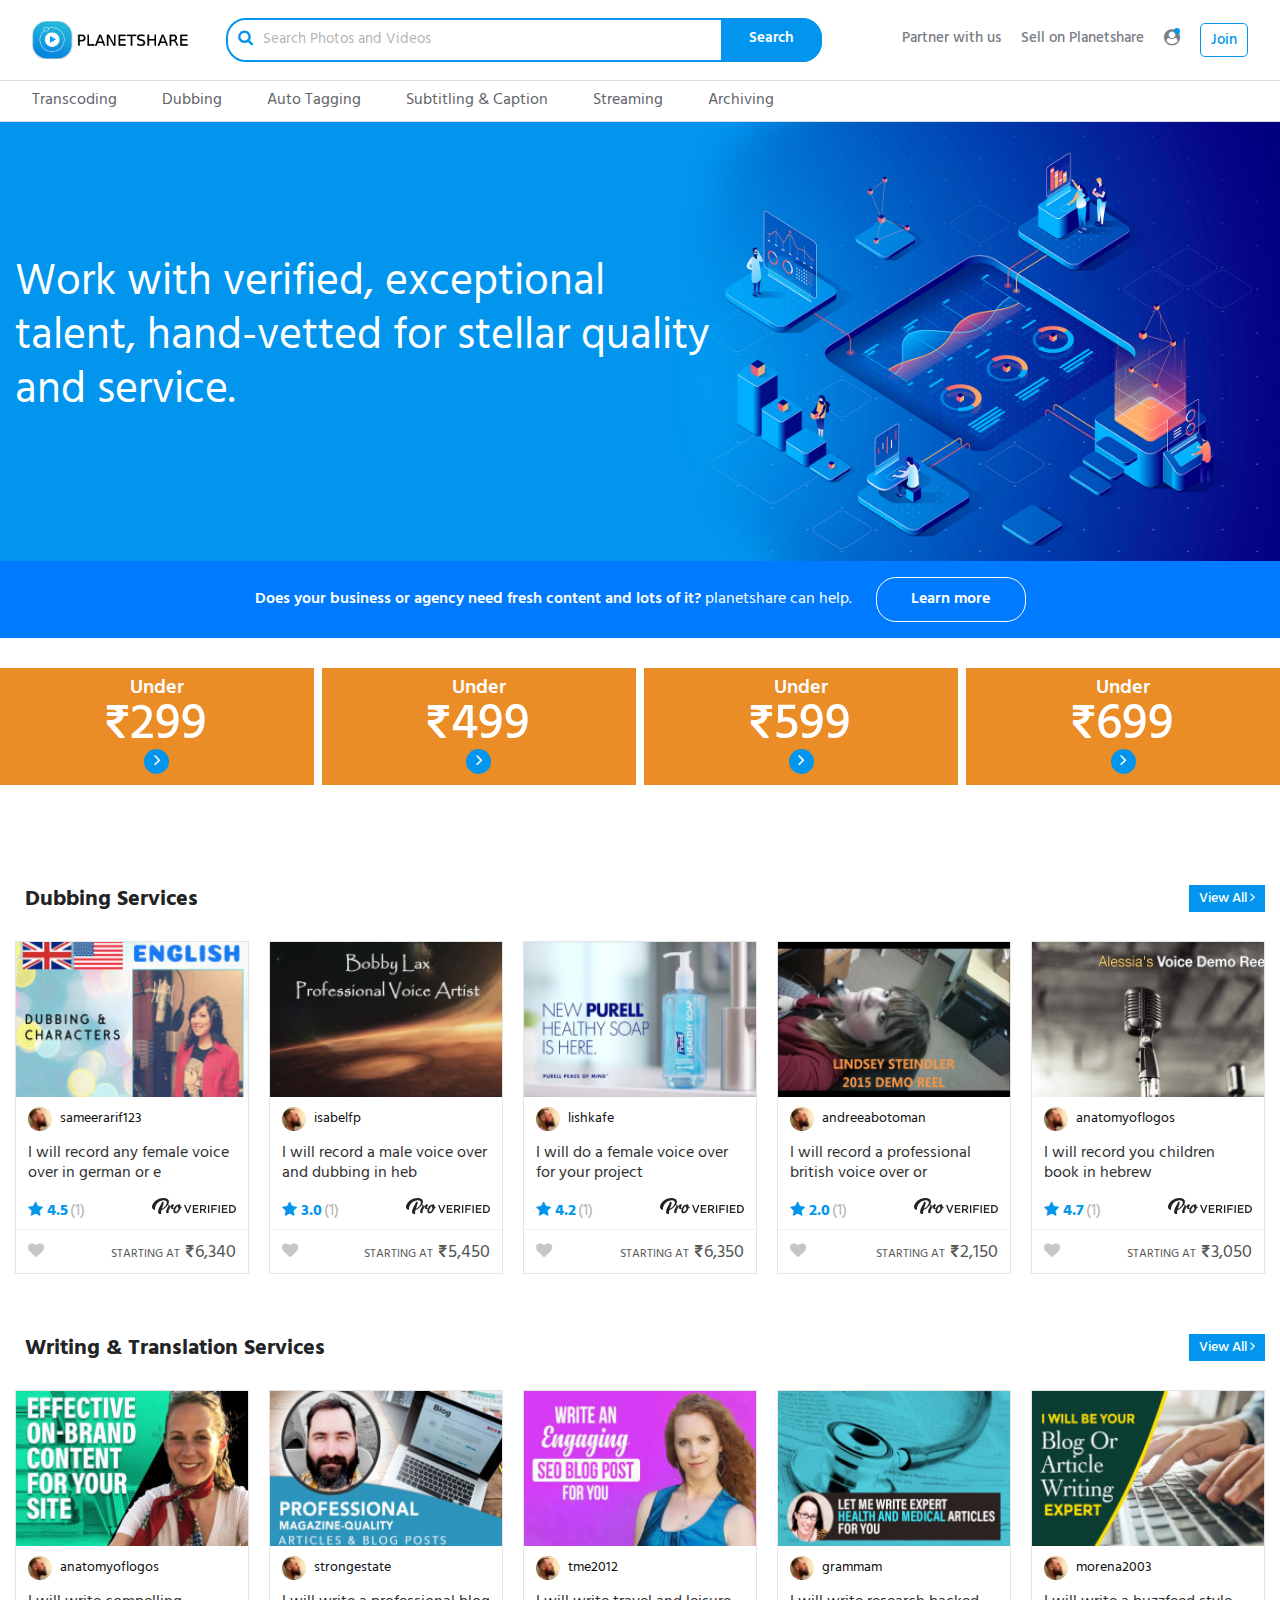
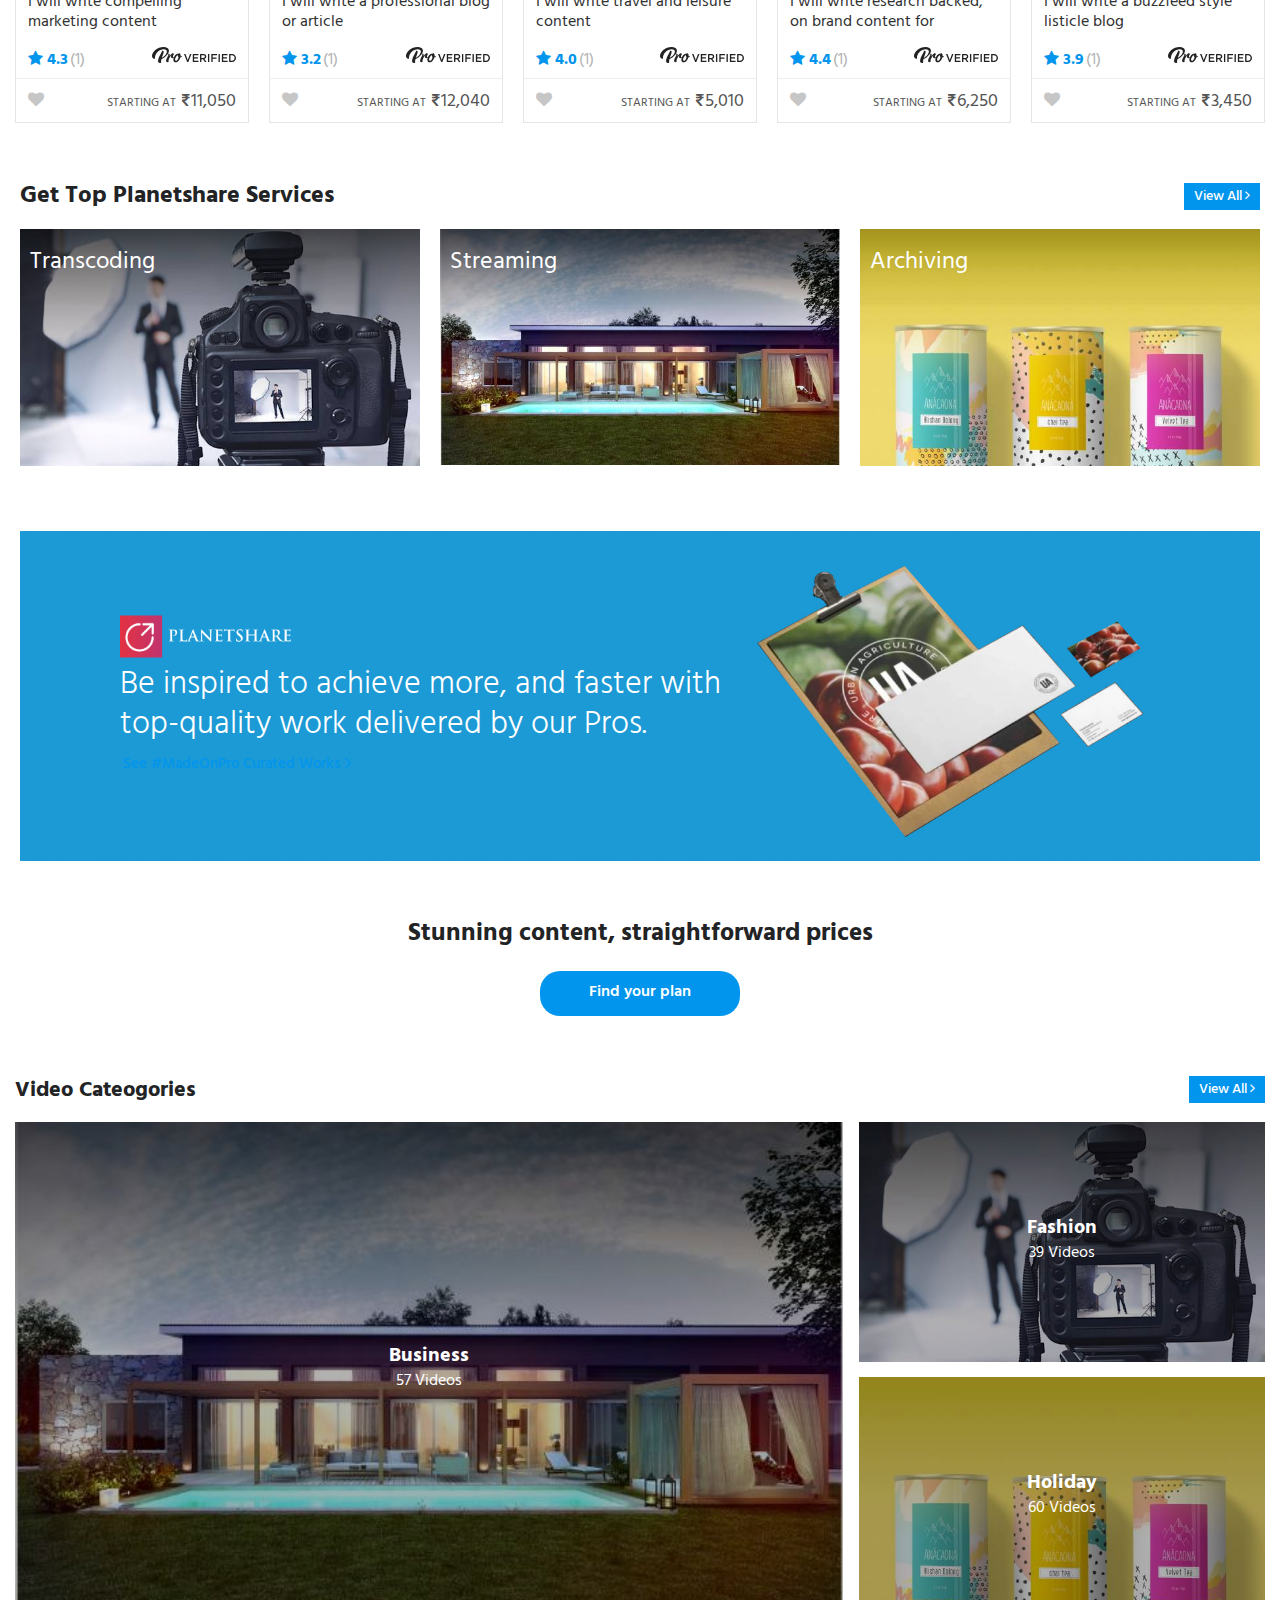
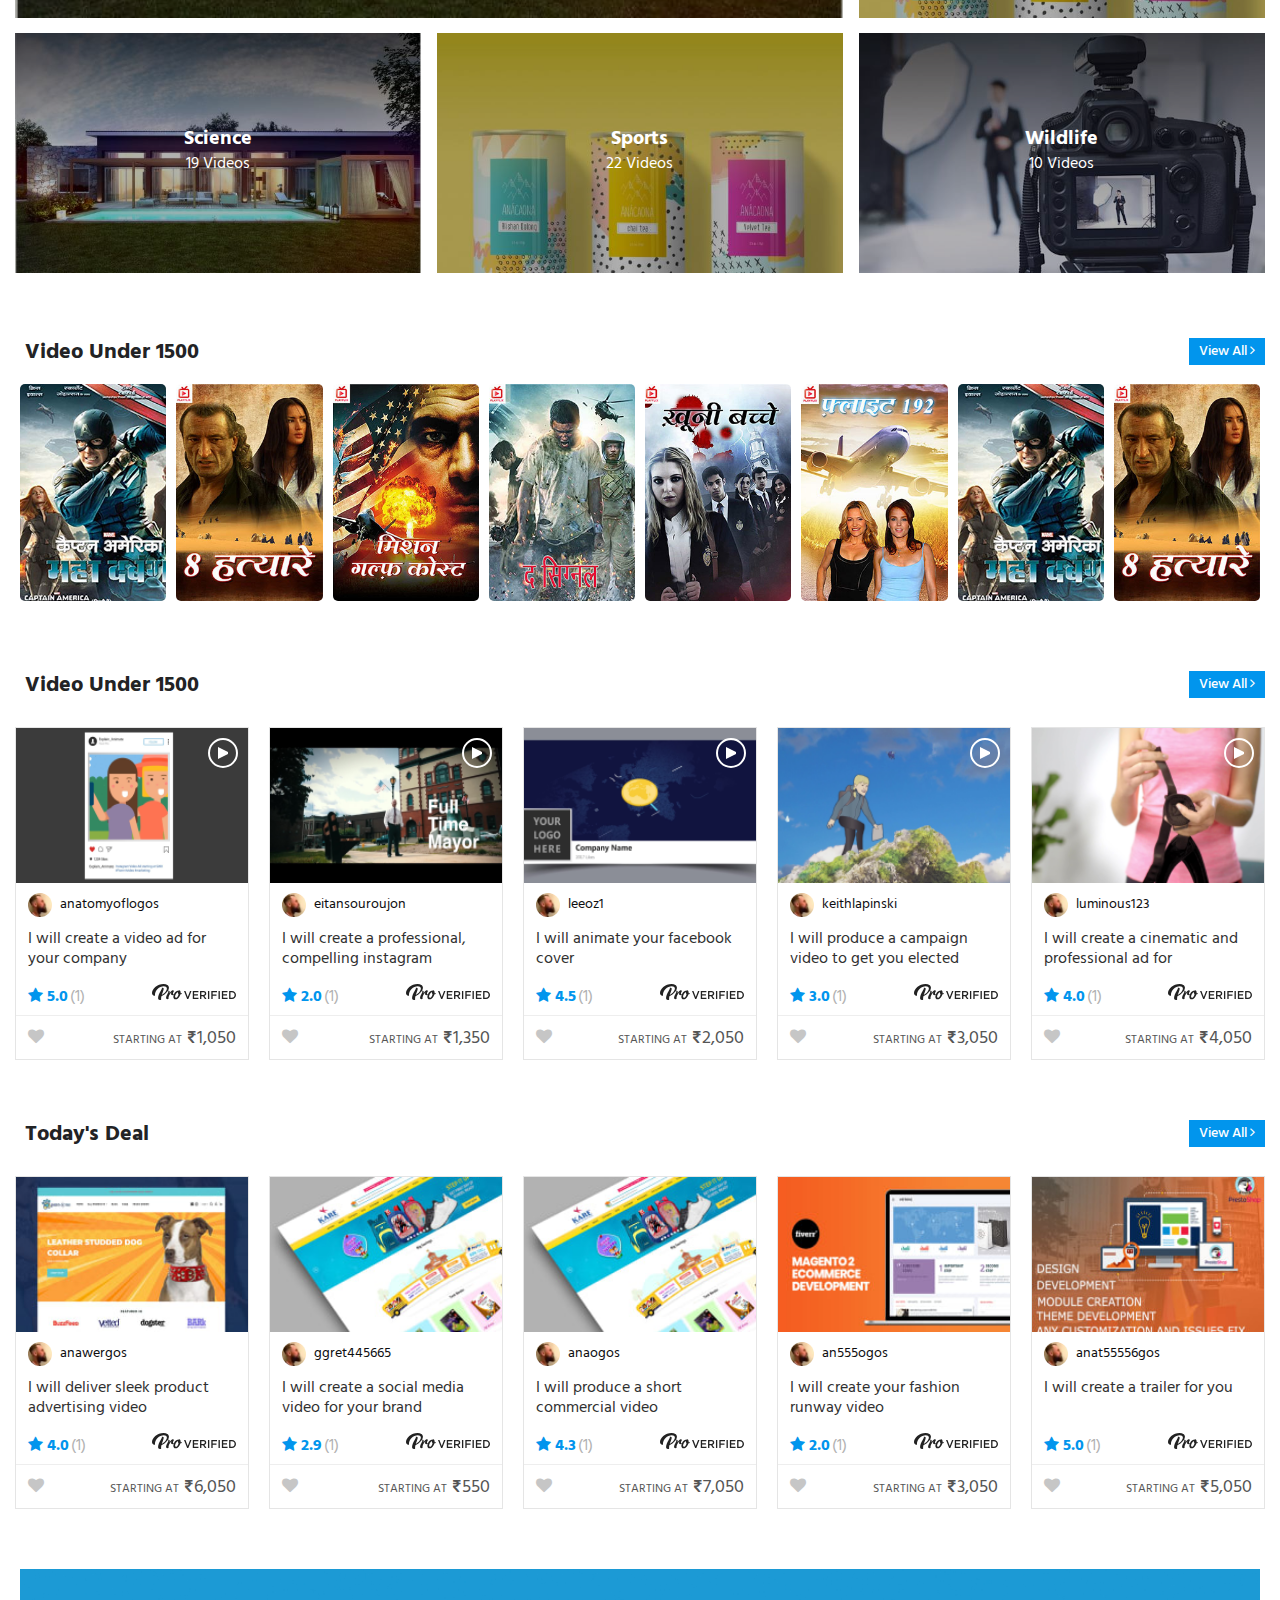
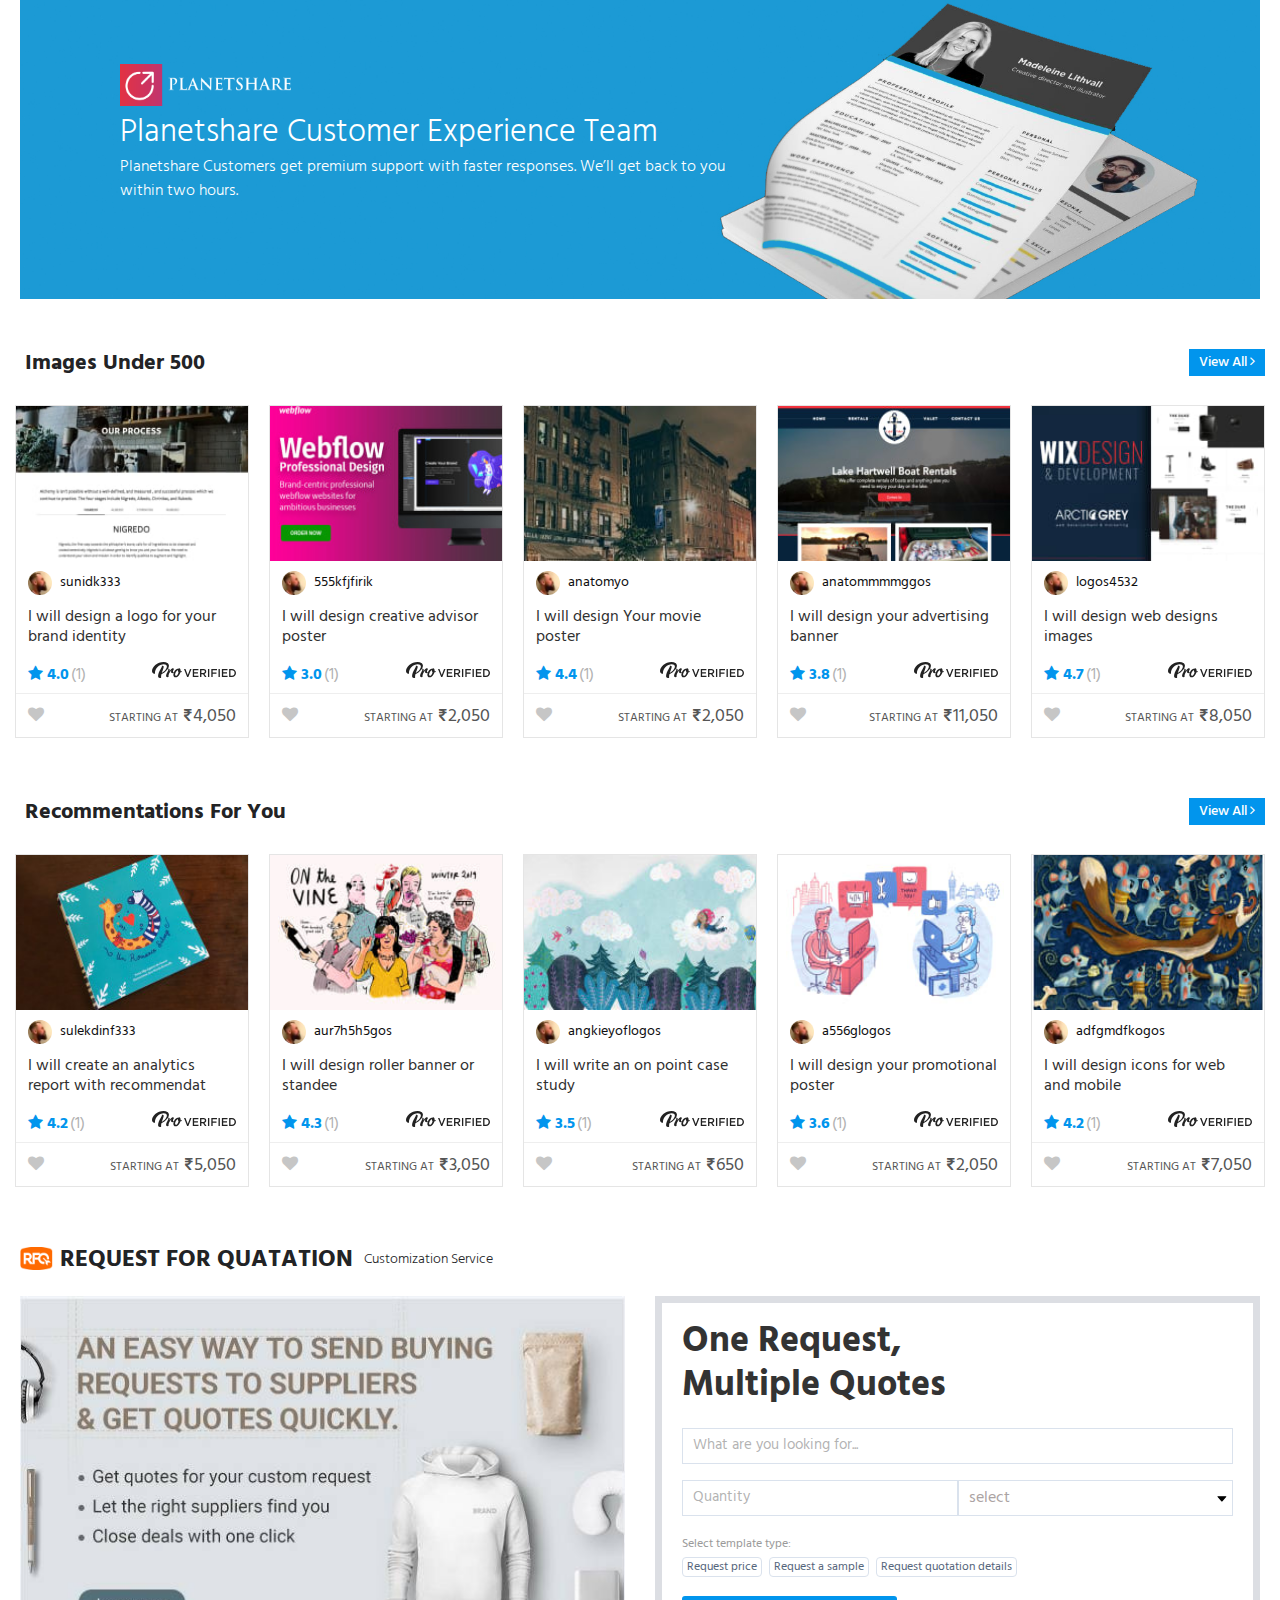
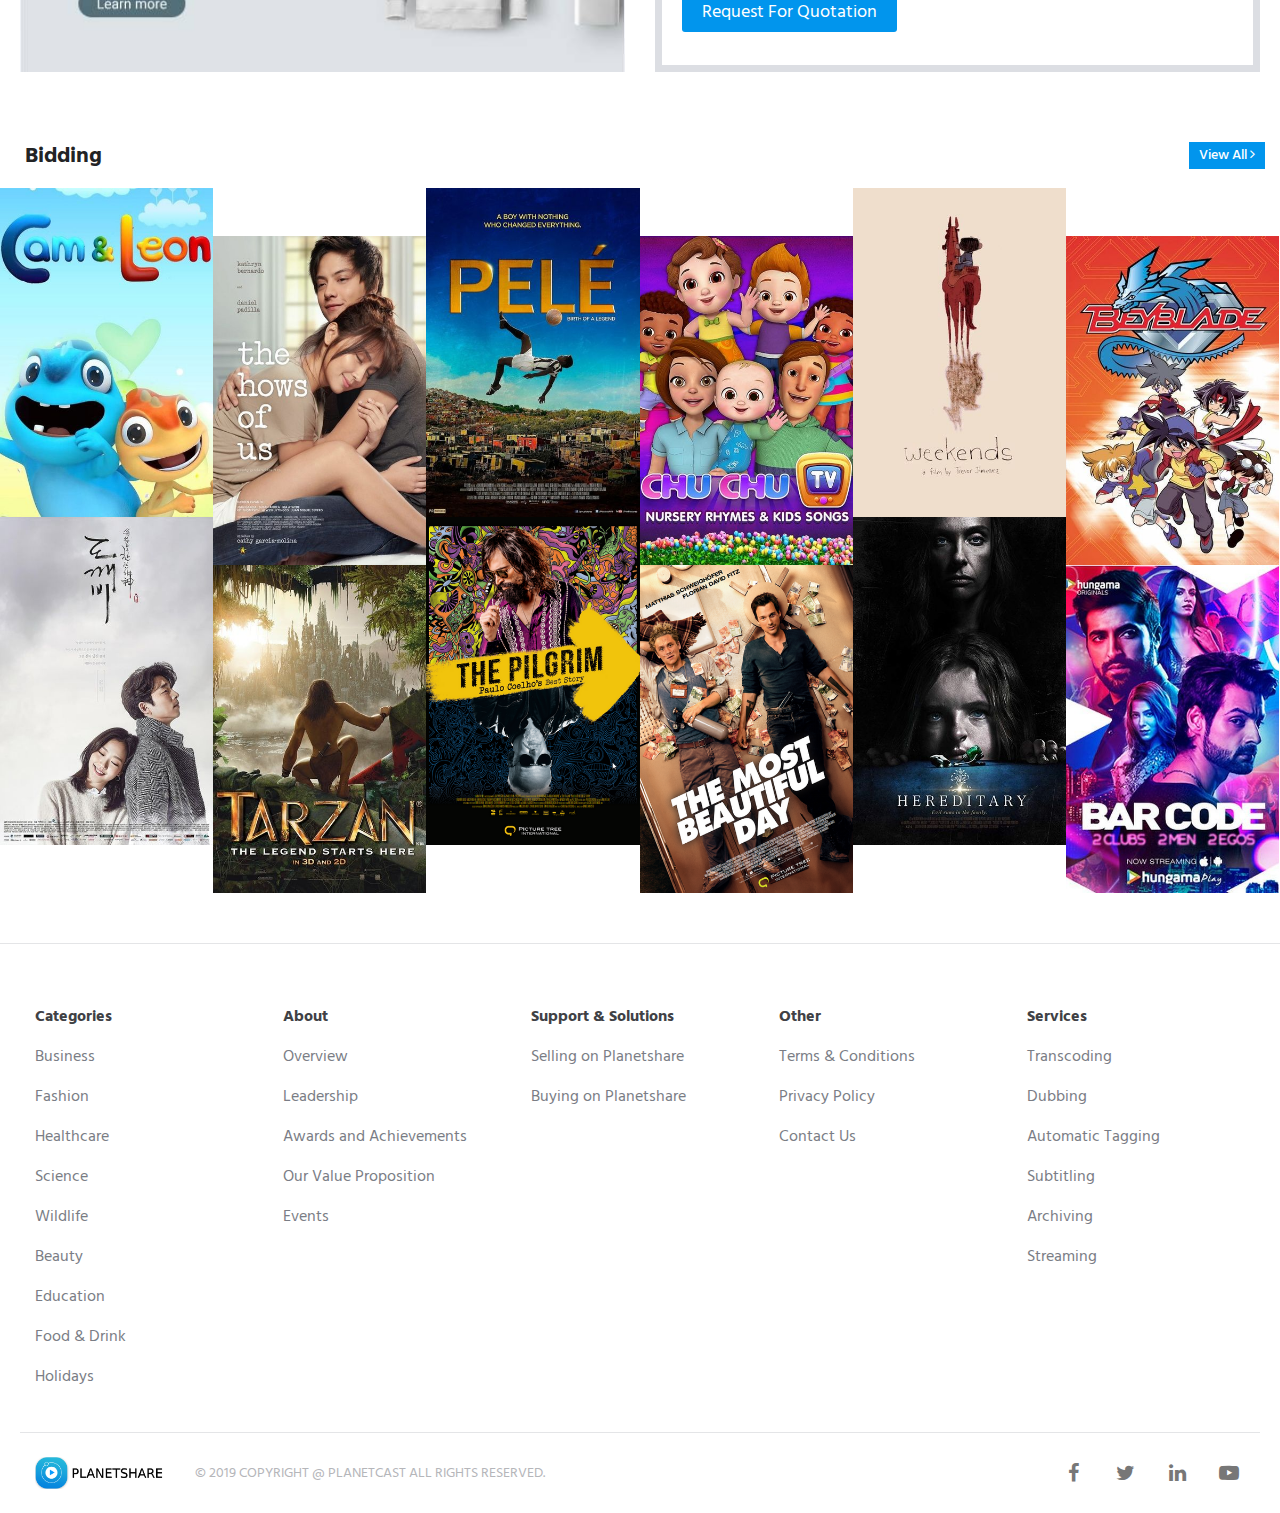
<file: new_planetshare_design/index.html>
<!DOCTYPE html>
<html>
<head>
	<title>PlanetShare</title>
    <meta charset="UTF-8">
    <meta name="description" content="Planetshare">
    <meta name="keywords" content="HTML,CSS,XML,JavaScript">
    <meta name="author" content="Planetshare">
    <meta name="viewport" content="width=device-width, initial-scale=1.0">
    <link href="https://fonts.googleapis.com/css?family=Hind+Guntur:300,400,500,600,700&display=swap" rel="stylesheet">
    <link rel='shortcut icon' type='image/png' href='images/favicon.png' />

    <link rel="stylesheet" href="css/bootstrap.min.css" type="text/css" />
    <link rel="stylesheet" href="css/owl.carousel.css" type="text/css" />   
    <link rel="stylesheet" href="css/animate.css" type="text/css" />
    <link rel="stylesheet" href="css/font-awesome.min.css" type="text/css" />
    <link rel="stylesheet" href="css/viewer.css" type="text/css" />
    <link rel="stylesheet" href="css/style.css" type="text/css" />
    <link rel="stylesheet" href="css/responsive.css" type="text/css" />

    <script src="js/jquery-3.3.1.min.js"></script>
    <script src="js/popper.min.js"></script>
	<script src="js/bootstrap.min.js"></script>
	<script src="js/owl.carousel.js"></script>
    <script src="js/wow.js"></script>
    <script src="js/viewer.js"></script>
	<script src="js/custom.js"></script>
</head>

<body>
    <!--header-->
    <header class="home_header">
        <div class="header_wrap">
            <div class="header_row">
                <div class="logo">
                    <a href="index.html"><img src="images/logo.png" alt="" /></a>
                </div>
                <!--Search Bar-->
                <div class="searchbox">
                    <form action="javascript:;">
                        <div class="inputbox">
                            <i class="fa fa-search" aria-hidden="true"></i>
                            <input type="text" placeholder="Search Photos and Videos" />
                            <button type="submit">Search</button>
                        </div>
                        <div class="clearfix"></div>
                    </form>
                    <div class="clearfix"></div>
                </div>
                <!--end search bar-->
                <nav class="planet_nav planet_nav_right">
                    <ul>
                        <li>
                            <a href="partner.html">Partner with us</a>
                        </li>
                        <li>
                            <a href="vendor_detail.html">Sell on Planetshare</a>
                        </li>
                        <!-- <li>
                            <a href="login.html">Login</a>
                        </li> -->
                        <li class="dropdown user_infodet">
                            <a class="icon_user_login" href="Javascript:;"><span><i class="fa fa-user-circle" aria-hidden="true"></i></span></a>
                            <div class="overlay"></div>
                            <div class="user_infobox">
                                <span class="closebtn">&#10005;</span>
                                <div class="user_name">
                                    <h3>Hi, rohitkumar1992</h3>
                                    <span>User ID: 192839495</span>
                                    <a href="edit_profile.html" class="prof_edit_icon"><i class="fa fa-pencil"></i></a>
                                </div>
                                <div class="browse_plan">
                                    <h3>Browse plans and pricing</h3>
                                    <ul class="browse_list">
                                        <li><a href="pricing.html">Images</a></li>
                                        <li><a href="pricing.html">Music</a></li>
                                        <li><a href="pricing.html">Videos</a></li>
                                        <li><a href="pricing.html">Editorial</a></li>
                                    </ul>
                                </div>
                                <div class="links">
                                    <ul class="link_list">
                                        <li><a href="javascript:;"><i class="fa fa-university" aria-hidden="true"></i> Account Details</a></li>
                                        <li class="features">
                                            <a href="javascript:;" data-toggle="collapse" data-target="#features_list"><i class="fa fa-sticky-note-o" aria-hidden="true"></i> Collections</a>
                                            <ul class="features_list" id="features_list" style="display:none;">
                                                <li><a href="collection.html">Image Collection</a></li>
                                                <li><a href="collection.html">Video Collection</a></li>
                                                <li><a href="collection.html">Music Collection</a></li>
                                            </ul>
                                        </li>
                                        <li class="features">
                                            <a href="javascript:;" data-toggle="collapse" data-target="#down_list"><i class="fa fa-download" aria-hidden="true"></i> Downloads</a>
                                            <ul class="features_list" id="down_list" style="display:none;">
                                                <li><a href="downloads.html">Image Download</a></li>
                                                <li><a href="downloads.html">Video Download</a></li>
                                                <li><a href="downloads.html">Music Download</a></li>
                                            </ul>
                                        </li>
                                        <li><a href="javascript:;"><i class="fa fa-sign-out" aria-hidden="true"></i> Logout</a></li>
                                    </ul>
                                </div>
                            </div>
                        </li>
                        <li>
                            <a href="login.html" class="btn btn_join">Join</a>
                        </li>
                    </ul>
                </nav>
            </div>
            <div class="clearfix"></div>
        </div>
        <div class="header_bot">
            <div class="header_row">
                <nav class="navbar navbar-expand-md">
                    <button class="navbar-toggler" type="button" data-toggle="collapse" data-target="#collapsibleNavbar">
                        <span class="navbar-toggler-icon">X</span>
                    </button>
                    <div class="collapse navbar-collapse" id="collapsibleNavbar">
                        <ul class="navbar-nav">
                            <li class="nav-item dropdown">
                                <a class="nav-link dropdown-toggle" href="Javascript:;" data-toggle="dropdown">Transcoding</a>
                                <div class="dropdown-menu">
                                    <a class="dropdown-item" href="javascript:;">Logo Design <span class="fit-tag">new</span></a>
                                    <a class="dropdown-item" href="javascript:;">Business Cards & Stationery</a>
                                    <a class="dropdown-item" href="javascript:;">Illustration</a>
                                    <a class="dropdown-item" href="javascript:;">Brochure Design</a>
                                    <a class="dropdown-item" href="javascript:;">Poster Design</a>
                                    <a class="dropdown-item" href="javascript:;">Flyer Design</a>
                                    <a class="dropdown-item" href="javascript:;">Cartoons & Comics</a>
                                    <a class="dropdown-item" href="javascript:;">Portraits & Caricatures</a>
                                    <a class="dropdown-item" href="javascript:;">Packaging Design</a>
                                    <a class="dropdown-item" href="javascript:;">Infographic Design</a>
                                </div>
                            </li>
                            <li class="nav-item">
                                <a class="nav-link" href="javascript:;">Dubbing</a>
                            </li> 
                            <li class="nav-item">
                                <a class="nav-link" href="javascript:;">Auto Tagging</a>
                            </li> 
                            <li class="nav-item">
                                <a class="nav-link" href="javascript:;">Subtitling & Caption</a>
                            </li> 
                            <li class="nav-item">
                                <a class="nav-link" href="javascript:;">Streaming</a>
                            </li> 
                            <li class="nav-item">
                                <a class="nav-link" href="javascript:;">Archiving</a>
                            </li> 
                        </ul>
                    </div> 
                </nav>
            </div>
            <div class="clearfix"></div>
        </div>
    </header>

    <div class="sticky_header">
        <div class="container">
            <div class="logo">
                <a href="index.html"><img src="images/logo.png" alt="" /></a>
            </div>
            <!--Search Bar-->
            <div class="searchbox">
                <form action="javascript:;">
                    <div class="inputbox">
                        <i class="fa fa-search" aria-hidden="true"></i>
                        <input type="text" placeholder="Search Photos and Videos" />
                        <button type="submit">Search</button>
                    </div>
                    <div class="clearfix"></div>
                </form>
                <div class="clearfix"></div>
            </div>
            <!--end search bar-->
        </div>
    </div>
    <!--end header-->


    <!-- home banner -->
    <section class="home_banner">
        <div class="owl-carousel" id="home_slider">
            <div class="item">
                <div class="box">
                    <img src="images/home_banner2.jpg" alt="" />
                    <div class="caption">
                        <div class="container">
                            <p class="desc">Work with verified, exceptional talent, hand-vetted for stellar quality and service.</p>
                        </div>
                        <div class="clearfix"></div>
                    </div>
                </div>
            </div>
            <div class="item">
                <div class="box">
                    <img src="images/home_banner6.jpg" alt="" />
                </div>
            </div>
        </div>
        <div class="clearfix"></div>
    </section>
    <!-- end home banner -->


    <!--learnmore_bar-->
    <section class="learn_bar">
        <div class="container">
            <div class="l_more">
                <p>Does your business or agency need fresh content and lots of it? <span>planetshare can help.</span></p>
                <a href="javascript:;" class="btndefault">Learn more</a>
            </div>
        </div>
        <div class="clearfix"></div>
    </section>
    <!--endlearnmore_bar-->


    <!--under_price-->
    <section class="under_price">
        <ul class="u_p_box">
           <li>
               <div class="value">Under</div>
               <div class="prc"><i class="fa fa-inr"></i>299</div>
               <div class="button">
                    <a href="javascript:"><i class="fa fa-angle-right"></i></a>
                </div>
           </li>
           <li>
               <div class="value">Under</div>
               <div class="prc"><i class="fa fa-inr"></i>499</div>
               <div class="button">
                    <a href="javascript:"><i class="fa fa-angle-right"></i></a>
                </div>
           </li>
           <li>
               <div class="value">Under</div>
               <div class="prc"><i class="fa fa-inr"></i>599</div>
               <div class="button">
                    <a href="javascript:"><i class="fa fa-angle-right"></i></a>
                </div>
           </li>
           <li>
               <div class="value">Under</div>
               <div class="prc"><i class="fa fa-inr"></i>699</div>
               <div class="button">
                    <a href="javascript:"><i class="fa fa-angle-right"></i></a>
                </div>
           </li> 
        </ul>
        <div class="clearfix"></div>
    </section>
    <!--end under_price-->


    <!--Home content-->
    <section class="inner_cont">
        <div class="container">
            <article class="cat_gal_wrap">
                <aside class="cat_gal_head">
                    <h2>Dubbing Services</h2>
                    <a href="listing.html" class="viewall">View All <i class="fa fa-angle-right" aria-hidden="true"></i></a>
                </aside>
                <aside class="cat_list_box">
                    <div class="cat_gal">
                        <div class="cat_item">
                            <div class="box">
                                <div class="img">
                                    <a href="product_detail.html">
                                        <img src="images/dubbing1.jpg" alt="" />
                                    </a>
                                </div>
                                <div class="sell_info">
                                    <a href="product_detail.html"><img src="images/seller_icon.jpg" alt="" /> sameerarif123</a>
                                </div>
                                <div class="desc">
                                    <a href="product_detail.html">I will record any female voice over in german or english</a>
                                </div>
                                <div class="review">
                                    <div class="rating">
                                        <i class="fa fa-star" aria-hidden="true"></i>
                                        <span class="rating_val">4.5</span>
                                        <span class="rat_count">(1)</span>
                                    </div>
                                    <div class="verify" data-hint="This Gig is offered by unrivaled talent verified by Fiverr for quality and service.">
                                        <img src="images/seller_logo.svg" alt="" />
                                    </div>
                                </div>
                                <div class="price_info">
                                    <a class="wish" href="javascript:;" data-hint="Add to Saved"><i class="fa fa-heart" aria-hidden="true"></i></a>
                                    <a class="price" href="product_detail.html"><small>Starting at</small> <i class="fa fa-inr" aria-hidden="true"></i>6,340</a>
                                </div>
                            </div>
                        </div>
                        <div class="cat_item">
                            <div class="box">
                                <div class="img">
                                    <a href="javascript:;">
                                        <img src="images/dubbing2.jpg" alt="" />
                                    </a>
                                </div>
                                <div class="sell_info">
                                    <a href="javascript:;"><img src="images/seller_icon.jpg" alt="" /> isabelfp</a>
                                </div>
                                <div class="desc">
                                    <a href="javascript:;">I will record a male voice over and dubbing in hebrew</a>
                                </div>
                                <div class="review">
                                    <div class="rating">
                                        <i class="fa fa-star" aria-hidden="true"></i>
                                        <span class="rating_val">3.0</span>
                                        <span class="rat_count">(1)</span>
                                    </div>
                                    <div class="verify" data-hint="This Gig is offered by unrivaled talent verified by Fiverr for quality and service.">
                                        <img src="images/seller_logo.svg" alt="" />
                                    </div>
                                </div>
                                <div class="price_info">
                                    <a class="wish" href="javascript:;" data-hint="Add to Saved"><i class="fa fa-heart" aria-hidden="true"></i></a>
                                    <a class="price" href="javascript:;"><small>Starting at</small> <i class="fa fa-inr" aria-hidden="true"></i>5,450</a>
                                </div>
                            </div>
                        </div>
                        <div class="cat_item">
                            <div class="box">
                                <div class="img">
                                    <a href="javascript:;">
                                        <img src="images/dubbing3.jpg" alt="" />
                                    </a>
                                </div>
                                <div class="sell_info">
                                    <a href="javascript:;"><img src="images/seller_icon.jpg" alt="" /> lishkafe</a>
                                </div>
                                <div class="desc">
                                    <a href="javascript:;">I will do a female voice over for your project</a>
                                </div>
                                <div class="review">
                                    <div class="rating">
                                        <i class="fa fa-star" aria-hidden="true"></i>
                                        <span class="rating_val">4.2</span>
                                        <span class="rat_count">(1)</span>
                                    </div>
                                    <div class="verify" data-hint="This Gig is offered by unrivaled talent verified by Fiverr for quality and service.">
                                        <img src="images/seller_logo.svg" alt="" />
                                    </div>
                                </div>
                                <div class="price_info">
                                    <a class="wish" href="javascript:;" data-hint="Add to Saved"><i class="fa fa-heart" aria-hidden="true"></i></a>
                                    <a class="price" href="javascript:;"><small>Starting at</small> <i class="fa fa-inr" aria-hidden="true"></i>6,350</a>
                                </div>
                            </div>
                        </div>
                        <div class="cat_item">
                            <div class="box">
                                <div class="img">
                                    <a href="javascript:;">
                                        <img src="images/dubbing4.jpg" alt="" />
                                    </a>
                                </div>
                                <div class="sell_info">
                                    <a href="javascript:;"><img src="images/seller_icon.jpg" alt="" /> andreeabotoman</a>
                                </div>
                                <div class="desc">
                                    <a href="javascript:;">I will record a professional british voice over or narration</a>
                                </div>
                                <div class="review">
                                    <div class="rating">
                                        <i class="fa fa-star" aria-hidden="true"></i>
                                        <span class="rating_val">2.0</span>
                                        <span class="rat_count">(1)</span>
                                    </div>
                                    <div class="verify" data-hint="This Gig is offered by unrivaled talent verified by Fiverr for quality and service.">
                                        <img src="images/seller_logo.svg" alt="" />
                                    </div>
                                </div>
                                <div class="price_info">
                                    <a class="wish" href="javascript:;" data-hint="Add to Saved"><i class="fa fa-heart" aria-hidden="true"></i></a>
                                    <a class="price" href="javascript:;"><small>Starting at</small> <i class="fa fa-inr" aria-hidden="true"></i>2,150</a>
                                </div>
                            </div>
                        </div>
                        <div class="cat_item">
                            <div class="box">
                                <div class="img">
                                    <a href="javascript:;">
                                        <img src="images/dubbing5.jpg" alt="" />
                                    </a>
                                </div>
                                <div class="sell_info">
                                    <a href="javascript:;"><img src="images/seller_icon.jpg" alt="" /> anatomyoflogos</a>
                                </div>
                                <div class="desc">
                                    <a href="javascript:;">I will record you children book in hebrew</a>
                                </div>
                                <div class="review">
                                    <div class="rating">
                                        <i class="fa fa-star" aria-hidden="true"></i>
                                        <span class="rating_val">4.7</span>
                                        <span class="rat_count">(1)</span>
                                    </div>
                                    <div class="verify" data-hint="This Gig is offered by unrivaled talent verified by Fiverr for quality and service.">
                                        <img src="images/seller_logo.svg" alt="" />
                                    </div>
                                </div>
                                <div class="price_info">
                                    <a class="wish" href="javascript:;" data-hint="Add to Saved"><i class="fa fa-heart" aria-hidden="true"></i></a>
                                    <a class="price" href="javascript:;"><small>Starting at</small> <i class="fa fa-inr" aria-hidden="true"></i>3,050</a>
                                </div>
                            </div>
                        </div>
                    </div>
                    <div class="clearfix"></div>
                </aside>
                <div class="clearfix"></div>
            </article>

            <article class="cat_gal_wrap">
                <aside class="cat_gal_head">
                    <h2>Writing & Translation Services</h2>
                    <a href="javascript:;" class="viewall">View All <i class="fa fa-angle-right" aria-hidden="true"></i></a>
                </aside>
                <aside class="cat_list_box">
                    <div class="cat_gal">
                        <div class="cat_item">
                            <div class="box">
                                <div class="img">
                                    <a href="javascript:;">
                                        <img src="images/writing1.jpg" alt="" />
                                    </a>
                                </div>
                                <div class="sell_info">
                                    <a href="javascript:;"><img src="images/seller_icon.jpg" alt="" /> anatomyoflogos</a>
                                </div>
                                <div class="desc">
                                    <a href="javascript:;">I will write compelling marketing content</a>
                                </div>
                                <div class="review">
                                    <div class="rating">
                                        <i class="fa fa-star" aria-hidden="true"></i>
                                        <span class="rating_val">4.3</span>
                                        <span class="rat_count">(1)</span>
                                    </div>
                                    <div class="verify" data-hint="This Gig is offered by unrivaled talent verified by Fiverr for quality and service.">
                                        <img src="images/seller_logo.svg" alt="" />
                                    </div>
                                </div>
                                <div class="price_info">
                                    <a class="wish" href="javascript:;" data-hint="Add to Saved"><i class="fa fa-heart" aria-hidden="true"></i></a>
                                    <a class="price" href="javascript:;"><small>Starting at</small> <i class="fa fa-inr" aria-hidden="true"></i>11,050</a>
                                </div>
                            </div>
                        </div>
                        <div class="cat_item">
                            <div class="box">
                                <div class="img">
                                    <a href="javascript:;">
                                        <img src="images/writing2.jpg" alt="" />
                                    </a>
                                </div>
                                <div class="sell_info">
                                    <a href="javascript:;"><img src="images/seller_icon.jpg" alt="" /> strongestate</a>
                                </div>
                                <div class="desc">
                                    <a href="javascript:;">I will write a professional blog or article</a>
                                </div>
                                <div class="review">
                                    <div class="rating">
                                        <i class="fa fa-star" aria-hidden="true"></i>
                                        <span class="rating_val">3.2</span>
                                        <span class="rat_count">(1)</span>
                                    </div>
                                    <div class="verify" data-hint="This Gig is offered by unrivaled talent verified by Fiverr for quality and service.">
                                        <img src="images/seller_logo.svg" alt="" />
                                    </div>
                                </div>
                                <div class="price_info">
                                    <a class="wish" href="javascript:;" data-hint="Add to Saved"><i class="fa fa-heart" aria-hidden="true"></i></a>
                                    <a class="price" href="javascript:;"><small>Starting at</small> <i class="fa fa-inr" aria-hidden="true"></i>12,040</a>
                                </div>
                            </div>
                        </div>
                        <div class="cat_item">
                            <div class="box">
                                <div class="img">
                                    <a href="javascript:;">
                                        <img src="images/writing3.jpg" alt="" />
                                    </a>
                                </div>
                                <div class="sell_info">
                                    <a href="javascript:;"><img src="images/seller_icon.jpg" alt="" /> tme2012</a>
                                </div>
                                <div class="desc">
                                    <a href="javascript:;">I will write travel and leisure content</a>
                                </div>
                                <div class="review">
                                    <div class="rating">
                                        <i class="fa fa-star" aria-hidden="true"></i>
                                        <span class="rating_val">4.0</span>
                                        <span class="rat_count">(1)</span>
                                    </div>
                                    <div class="verify" data-hint="This Gig is offered by unrivaled talent verified by Fiverr for quality and service.">
                                        <img src="images/seller_logo.svg" alt="" />
                                    </div>
                                </div>
                                <div class="price_info">
                                    <a class="wish" href="javascript:;" data-hint="Add to Saved"><i class="fa fa-heart" aria-hidden="true"></i></a>
                                    <a class="price" href="javascript:;"><small>Starting at</small> <i class="fa fa-inr" aria-hidden="true"></i>5,010</a>
                                </div>
                            </div>
                        </div>
                        <div class="cat_item">
                            <div class="box">
                                <div class="img">
                                    <a href="javascript:;">
                                        <img src="images/writing4.jpg" alt="" />
                                    </a>
                                </div>
                                <div class="sell_info">
                                    <a href="javascript:;"><img src="images/seller_icon.jpg" alt="" /> grammam</a>
                                </div>
                                <div class="desc">
                                    <a href="javascript:;">I will write research backed, on brand content for your site</a>
                                </div>
                                <div class="review">
                                    <div class="rating">
                                        <i class="fa fa-star" aria-hidden="true"></i>
                                        <span class="rating_val">4.4</span>
                                        <span class="rat_count">(1)</span>
                                    </div>
                                    <div class="verify" data-hint="This Gig is offered by unrivaled talent verified by Fiverr for quality and service.">
                                        <img src="images/seller_logo.svg" alt="" />
                                    </div>
                                </div>
                                <div class="price_info">
                                    <a class="wish" href="javascript:;" data-hint="Add to Saved"><i class="fa fa-heart" aria-hidden="true"></i></a>
                                    <a class="price" href="javascript:;"><small>Starting at</small> <i class="fa fa-inr" aria-hidden="true"></i>6,250</a>
                                </div>
                            </div>
                        </div>
                        <div class="cat_item">
                            <div class="box">
                                <div class="img">
                                    <a href="javascript:;">
                                        <img src="images/writing5.jpg" alt="" />
                                    </a>
                                </div>
                                <div class="sell_info">
                                    <a href="javascript:;"><img src="images/seller_icon.jpg" alt="" /> morena2003</a>
                                </div>
                                <div class="desc">
                                    <a href="javascript:;">I will write a buzzfeed style listicle blog</a>
                                </div>
                                <div class="review">
                                    <div class="rating">
                                        <i class="fa fa-star" aria-hidden="true"></i>
                                        <span class="rating_val">3.9</span>
                                        <span class="rat_count">(1)</span>
                                    </div>
                                    <div class="verify" data-hint="This Gig is offered by unrivaled talent verified by Fiverr for quality and service.">
                                        <img src="images/seller_logo.svg" alt="" />
                                    </div>
                                </div>
                                <div class="price_info">
                                    <a class="wish" href="javascript:;" data-hint="Add to Saved"><i class="fa fa-heart" aria-hidden="true"></i></a>
                                    <a class="price" href="javascript:;"><small>Starting at</small> <i class="fa fa-inr" aria-hidden="true"></i>3,450</a>
                                </div>
                            </div>
                        </div>
                    </div>
                    <div class="clearfix"></div>
                </aside>
                <div class="clearfix"></div>
            </article>

            <article class="home_ser_wrap">
                <aside class="ser_gal_head">
                    <h2>Get Top Planetshare Services</h2>
                    <a href="javascript:;" class="viewall">View All <i class="fa fa-angle-right" aria-hidden="true"></i></a>
                </aside>
                <aside class="ser_list_box docs-pictures">
                    <div class="row">
                        <div class="col col-sm-6 col-md-4">
                            <a href="javascript:;" class="box">
                                <div class="img">
                                    <img src="images/top_service1.jpg" alt="" />
                                </div>
                                <div class="desc">
                                    <p>Transcoding</p>
                                </div>
                            </a>
                        </div>
                        <div class="col col-sm-6 col-md-4">
                            <a href="javascript:;" class="box">
                                <div class="img">
                                    <img src="images/top_service2.jpg" alt="" />
                                </div>
                                <div class="desc">
                                    <p>Streaming</p>
                                </div>
                            </a>
                        </div>
                        <div class="col col-sm-6 col-md-4">
                            <a href="javascript:;" class="box">
                                <div class="img">
                                    <img src="images/top_service3.jpg" alt="" />
                                </div>
                                <div class="desc">
                                    <p>Archiving</p>
                                </div>
                            </a>
                        </div>
                    </div>
                </aside>
                <div class="clearfix"></div>
            </article>

            <article class="home_offer">
                <aside class="offer_banner">
                    <img src="images/offer_banner.jpg" alt="" />
                    <div class="caption">
                        <div class="icon">
                            <img src="images/logo1.png" alt="" />
                        </div>
                        <p class="desc">Be inspired to achieve more, and faster with top-quality work delivered by our Pros.</p>
                        <a href="javascript:;" class="more">See #MadeOnPro Curated Works<i class="fa fa-angle-right" aria-hidden="true"></i></a>
                    </div>
                    <div class="clearfix"></div>
                </aside>
                <div class="clearfix"></div>
            </article>

            <article class="findplan">
                <h3>
                    <span>Stunning content, straightforward prices</span>
                </h3>
                <div class="buttons">
                    <a class="btndefault" href="javascript:;">Find your plan</a>
                </div>
                <div class="clearfix"></div>
            </article>

            <article class="cat_gal_wrap vdo_cat">
                <aside class="cat_gal_head">
                    <h2>Video Cateogories</h2>
                    <a href="javascript:;" class="viewall">View All <i class="fa fa-angle-right" aria-hidden="true"></i></a>
                </aside>
                <aside class="cat_list_box">
                    <div class="vd_cat_list">
                        <div class="item">
                            <a class="box" href="javascript:;">
                                <div class="img">
                                    <img src="images/top_service2.jpg" alt="" />
                                </div>
                                <div class="desc">
                                    <h3>Business</h3>
                                    <p>57 Videos</p>
                                </div>
                            </a>
                        </div>
                        <div class="item">
                            <a class="box" href="javascript:;">
                                <div class="img">
                                    <img src="images/top_service1.jpg" alt="" />
                                </div>
                                <div class="desc">
                                    <h3>Fashion</h3>
                                    <p>39 Videos</p>
                                </div>
                            </a>
                        </div>
                        <div class="item">
                            <a class="box" href="javascript:;">
                                <div class="img">
                                    <img src="images/top_service3.jpg" alt="" />
                                </div>
                                <div class="desc">
                                    <h3>Holiday</h3>
                                    <p>60 Videos</p>
                                </div>
                            </a>
                        </div>
                        <div class="item">
                            <a class="box" href="javascript:;">
                                <div class="img">
                                    <img src="images/top_service2.jpg" alt="" />
                                </div>
                                <div class="desc">
                                    <h3>Science</h3>
                                    <p>19 Videos</p>
                                </div>
                            </a>
                        </div>
                        <div class="item">
                            <a class="box" href="javascript:;">
                                <div class="img">
                                    <img src="images/top_service3.jpg" alt="" />
                                </div>
                                <div class="desc">
                                    <h3>Sports</h3>
                                    <p>22 Videos</p>
                                </div>
                            </a>
                        </div>
                        <div class="item">
                            <a class="box" href="javascript:;">
                                <div class="img">
                                    <img src="images/top_service1.jpg" alt="" />
                                </div>
                                <div class="desc">
                                    <h3>Wildlife</h3>
                                    <p>10 Videos</p>
                                </div>
                            </a>
                        </div>
                    </div>
                    <div class="clearfix"></div>
                </aside>
                <div class="clearfix"></div>
            </article>

            <article class="cat_gal_wrap ver_cat">
                <aside class="cat_gal_head">
                    <h2>Video Under 1500</h2>
                    <a href="filter_listing.html" class="viewall">View All <i class="fa fa-angle-right" aria-hidden="true"></i></a>
                </aside>
                <div class="ver_cat_list">
                    <div class="item">
                        <a class="box" href="javascript:;">
                            <div class="img">
                                <img class="load_place_vert" src="images/hollywood1.jpg" alt="">
                            </div>
                            <div class="desc">
                                <span class="title">Black Cobra</span>
                                <div class="det">Sizwe Biko, an ordinary man with extraordinary skills as a martial artist. He wants nothing more tha</div>
                            </div>
                        </a>
                    </div>
                    <div class="item">
                        <a class="box" href="javascript:;">
                            <div class="img">
                                <img class="load_place_vert" src="images/hollywood2.jpg" alt="">
                            </div>
                            <div class="desc">
                                <span class="title">Black Cobra</span>
                                <div class="det">Sizwe Biko, an ordinary man with extraordinary skills as a martial artist. He wants nothing more tha</div>
                            </div>
                        </a>
                    </div>
                    <div class="item">
                        <a class="box" href="javascript:;">
                            <div class="img">
                                <img class="load_place_vert" src="images/hollywood3.jpg" alt="">
                            </div>
                            <div class="desc">
                                <span class="title">Black Cobra</span>
                                <div class="det">Sizwe Biko, an ordinary man with extraordinary skills as a martial artist. He wants nothing more tha</div>
                            </div>
                        </a>
                    </div>
                    <div class="item">
                        <a class="box" href="javascript:;">
                            <div class="img">
                                <img class="load_place_vert" src="images/hollywood4.jpg" alt="">
                            </div>
                            <div class="desc">
                                <span class="title">Black Cobra</span>
                                <div class="det">Sizwe Biko, an ordinary man with extraordinary skills as a martial artist. He wants nothing more tha</div>
                            </div>
                        </a>
                    </div>
                    <div class="item">
                        <a class="box" href="javascript:;">
                            <div class="img">
                                <img class="load_place_vert" src="images/hollywood5.jpg" alt="">
                            </div>
                            <div class="desc">
                                <span class="title">Black Cobra</span>
                                <div class="det">Sizwe Biko, an ordinary man with extraordinary skills as a martial artist. He wants nothing more tha</div>
                            </div>
                        </a>
                    </div>
                    <div class="item">
                        <a class="box" href="javascript:;">
                            <div class="img">
                                <img class="load_place_vert" src="images/hollywood6.jpg" alt="">
                            </div>
                            <div class="desc">
                                <span class="title">Black Cobra</span>
                                <div class="det">Sizwe Biko, an ordinary man with extraordinary skills as a martial artist. He wants nothing more tha</div>
                            </div>
                        </a>
                    </div>
                    <div class="item">
                        <a class="box" href="javascript:;">
                            <div class="img">
                                <img class="load_place_vert" src="images/hollywood1.jpg" alt="">
                            </div>
                            <div class="desc">
                                <span class="title">Black Cobra</span>
                                <div class="det">Sizwe Biko, an ordinary man with extraordinary skills as a martial artist. He wants nothing more tha</div>
                            </div>
                        </a>
                    </div>
                    <div class="item">
                        <a class="box" href="javascript:;">
                            <div class="img">
                                <img class="load_place_vert" src="images/hollywood2.jpg" alt="">
                            </div>
                            <div class="desc">
                                <span class="title">Black Cobra</span>
                                <div class="det">Sizwe Biko, an ordinary man with extraordinary skills as a martial artist. He wants nothing more tha</div>
                            </div>
                        </a>
                    </div>
                    <div class="clearfix"></div>
                </div>
            </article>

            <article class="cat_gal_wrap">
                <aside class="cat_gal_head">
                    <h2>Video Under 1500</h2>
                    <a href="filter_listing.html" class="viewall">View All <i class="fa fa-angle-right" aria-hidden="true"></i></a>
                </aside>
                <aside class="cat_list_box">
                    <div class="cat_gal">
                        <div class="cat_item">
                            <div class="box">
                                <div class="img">
                                    <a href="payment.html">
                                        <img src="images/video_ser1.jpg" alt="" />
                                        <div class="play_icon"><button class="play"></button></div>
                                    </a>
                                </div>
                                <div class="sell_info">
                                    <a href="payment.html"><img src="images/seller_icon.jpg" alt="" /> anatomyoflogos</a>
                                </div>
                                <div class="desc">
                                    <a href="payment.html">I will create a video ad for your company</a>
                                </div>
                                <div class="review">
                                    <div class="rating">
                                        <i class="fa fa-star" aria-hidden="true"></i>
                                        <span class="rating_val">5.0</span>
                                        <span class="rat_count">(1)</span>
                                    </div>
                                    <div class="verify" data-hint="This Gig is offered by unrivaled talent verified by Fiverr for quality and service.">
                                        <img src="images/seller_logo.svg" alt="" />
                                    </div>
                                </div>
                                <div class="price_info">
                                    <a class="wish" href="javascript:;" data-hint="Add to Saved"><i class="fa fa-heart" aria-hidden="true"></i></a>
                                    <a class="price" href="payment.html"><small>Starting at</small> <i class="fa fa-inr" aria-hidden="true"></i>1,050</a>
                                </div>
                            </div>
                        </div>
                        <div class="cat_item">
                            <div class="box">
                                <div class="img">
                                    <a href="javascript:;">
                                        <img src="images/video_ser2.jpg" alt="" />
                                        <div class="play_icon"><button class="play"></button></div>
                                    </a>
                                </div>
                                <div class="sell_info">
                                    <a href="javascript:;"><img src="images/seller_icon.jpg" alt="" /> eitansouroujon</a>
                                </div>
                                <div class="desc">
                                    <a href="javascript:;">I will create a professional, compelling instagram video</a>
                                </div>
                                <div class="review">
                                    <div class="rating">
                                        <i class="fa fa-star" aria-hidden="true"></i>
                                        <span class="rating_val">2.0</span>
                                        <span class="rat_count">(1)</span>
                                    </div>
                                    <div class="verify" data-hint="This Gig is offered by unrivaled talent verified by Fiverr for quality and service.">
                                        <img src="images/seller_logo.svg" alt="" />
                                    </div>
                                </div>
                                <div class="price_info">
                                    <a class="wish" href="javascript:;" data-hint="Add to Saved"><i class="fa fa-heart" aria-hidden="true"></i></a>
                                    <a class="price" href="javascript:;"><small>Starting at</small> <i class="fa fa-inr" aria-hidden="true"></i>1,350</a>
                                </div>
                            </div>
                        </div>
                        <div class="cat_item">
                            <div class="box">
                                <div class="img">
                                    <a href="javascript:;">
                                        <img src="images/video_ser3.jpg" alt="" />
                                        <div class="play_icon"><button class="play"></button></div>
                                    </a>
                                </div>
                                <div class="sell_info">
                                    <a href="javascript:;"><img src="images/seller_icon.jpg" alt="" /> leeoz1</a>
                                </div>
                                <div class="desc">
                                    <a href="javascript:;">I will animate your facebook cover</a>
                                </div>
                                <div class="review">
                                    <div class="rating">
                                        <i class="fa fa-star" aria-hidden="true"></i>
                                        <span class="rating_val">4.5</span>
                                        <span class="rat_count">(1)</span>
                                    </div>
                                    <div class="verify" data-hint="This Gig is offered by unrivaled talent verified by Fiverr for quality and service.">
                                        <img src="images/seller_logo.svg" alt="" />
                                    </div>
                                </div>
                                <div class="price_info">
                                    <a class="wish" href="javascript:;" data-hint="Add to Saved"><i class="fa fa-heart" aria-hidden="true"></i></a>
                                    <a class="price" href="javascript:;"><small>Starting at</small> <i class="fa fa-inr" aria-hidden="true"></i>2,050</a>
                                </div>
                            </div>
                        </div>
                        <div class="cat_item">
                            <div class="box">
                                <div class="img">
                                    <a href="javascript:;">
                                        <img src="images/video_ser4.jpg" alt="" />
                                        <div class="play_icon"><button class="play"></button></div>
                                    </a>
                                </div>
                                <div class="sell_info">
                                    <a href="javascript:;"><img src="images/seller_icon.jpg" alt="" /> keithlapinski</a>
                                </div>
                                <div class="desc">
                                    <a href="javascript:;">I will produce a campaign video to get you elected</a>
                                </div>
                                <div class="review">
                                    <div class="rating">
                                        <i class="fa fa-star" aria-hidden="true"></i>
                                        <span class="rating_val">3.0</span>
                                        <span class="rat_count">(1)</span>
                                    </div>
                                    <div class="verify" data-hint="This Gig is offered by unrivaled talent verified by Fiverr for quality and service.">
                                        <img src="images/seller_logo.svg" alt="" />
                                    </div>
                                </div>
                                <div class="price_info">
                                    <a class="wish" href="javascript:;" data-hint="Add to Saved"><i class="fa fa-heart" aria-hidden="true"></i></a>
                                    <a class="price" href="javascript:;"><small>Starting at</small> <i class="fa fa-inr" aria-hidden="true"></i>3,050</a>
                                </div>
                            </div>
                        </div>
                        <div class="cat_item">
                            <div class="box">
                                <div class="img">
                                    <a href="javascript:;">
                                        <img src="images/video_ser5.jpg" alt="" />
                                        <div class="play_icon"><button class="play"></button></div>
                                    </a>
                                </div>
                                <div class="sell_info">
                                    <a href="javascript:;"><img src="images/seller_icon.jpg" alt="" /> luminous123</a>
                                </div>
                                <div class="desc">
                                    <a href="javascript:;">I will create a cinematic and professional ad for you</a>
                                </div>
                                <div class="review">
                                    <div class="rating">
                                        <i class="fa fa-star" aria-hidden="true"></i>
                                        <span class="rating_val">4.0</span>
                                        <span class="rat_count">(1)</span>
                                    </div>
                                    <div class="verify" data-hint="This Gig is offered by unrivaled talent verified by Fiverr for quality and service.">
                                        <img src="images/seller_logo.svg" alt="" />
                                    </div>
                                </div>
                                <div class="price_info">
                                    <a class="wish" href="javascript:;" data-hint="Add to Saved"><i class="fa fa-heart" aria-hidden="true"></i></a>
                                    <a class="price" href="javascript:;"><small>Starting at</small> <i class="fa fa-inr" aria-hidden="true"></i>4,050</a>
                                </div>
                            </div>
                        </div>
                    </div>
                    <div class="clearfix"></div>
                </aside>
                <div class="clearfix"></div>
            </article>

            <article class="cat_gal_wrap">
                <aside class="cat_gal_head">
                    <h2>Today's Deal</h2>
                    <a href="javascript:;" class="viewall">View All <i class="fa fa-angle-right" aria-hidden="true"></i></a>
                </aside>
                <aside class="cat_list_box">
                    <div class="cat_gal">
                        <div class="cat_item">
                            <div class="box">
                                <div class="img">
                                    <a href="javascript:;">
                                        <img src="images/edev_ser1.jpg" alt="" />
                                    </a>
                                </div>
                                <div class="sell_info">
                                    <a href="javascript:;"><img src="images/seller_icon.jpg" alt="" /> anawergos</a>
                                </div>
                                <div class="desc">
                                    <a href="javascript:;">I will deliver sleek product advertising video</a>
                                </div>
                                <div class="review">
                                    <div class="rating">
                                        <i class="fa fa-star" aria-hidden="true"></i>
                                        <span class="rating_val">4.0</span>
                                        <span class="rat_count">(1)</span>
                                    </div>
                                    <div class="verify" data-hint="This Gig is offered by unrivaled talent verified by Fiverr for quality and service.">
                                        <img src="images/seller_logo.svg" alt="" />
                                    </div>
                                </div>
                                <div class="price_info">
                                    <a class="wish" href="javascript:;" data-hint="Add to Saved"><i class="fa fa-heart" aria-hidden="true"></i></a>
                                    <a class="price" href="javascript:;"><small>Starting at</small> <i class="fa fa-inr" aria-hidden="true"></i>6,050</a>
                                </div>
                            </div>
                        </div>
                        <div class="cat_item">
                            <div class="box">
                                <div class="img">
                                    <a href="javascript:;">
                                        <img src="images/edev_ser2.jpg" alt="" />
                                    </a>
                                </div>
                                <div class="sell_info">
                                    <a href="javascript:;"><img src="images/seller_icon.jpg" alt="" /> ggret445665</a>
                                </div>
                                <div class="desc">
                                    <a href="javascript:;">I will create a social media video for your brand</a>
                                </div>
                                <div class="review">
                                    <div class="rating">
                                        <i class="fa fa-star" aria-hidden="true"></i>
                                        <span class="rating_val">2.9</span>
                                        <span class="rat_count">(1)</span>
                                    </div>
                                    <div class="verify" data-hint="This Gig is offered by unrivaled talent verified by Fiverr for quality and service.">
                                        <img src="images/seller_logo.svg" alt="" />
                                    </div>
                                </div>
                                <div class="price_info">
                                    <a class="wish" href="javascript:;" data-hint="Add to Saved"><i class="fa fa-heart" aria-hidden="true"></i></a>
                                    <a class="price" href="javascript:;"><small>Starting at</small> <i class="fa fa-inr" aria-hidden="true"></i>550</a>
                                </div>
                            </div>
                        </div>
                        <div class="cat_item">
                            <div class="box">
                                <div class="img">
                                    <a href="javascript:;">
                                        <img src="images/edev_ser3.jpg" alt="" />
                                    </a>
                                </div>
                                <div class="sell_info">
                                    <a href="javascript:;"><img src="images/seller_icon.jpg" alt="" /> anaogos</a>
                                </div>
                                <div class="desc">
                                    <a href="javascript:;">I will produce a short commercial video</a>
                                </div>
                                <div class="review">
                                    <div class="rating">
                                        <i class="fa fa-star" aria-hidden="true"></i>
                                        <span class="rating_val">4.3</span>
                                        <span class="rat_count">(1)</span>
                                    </div>
                                    <div class="verify" data-hint="This Gig is offered by unrivaled talent verified by Fiverr for quality and service.">
                                        <img src="images/seller_logo.svg" alt="" />
                                    </div>
                                </div>
                                <div class="price_info">
                                    <a class="wish" href="javascript:;" data-hint="Add to Saved"><i class="fa fa-heart" aria-hidden="true"></i></a>
                                    <a class="price" href="javascript:;"><small>Starting at</small> <i class="fa fa-inr" aria-hidden="true"></i>7,050</a>
                                </div>
                            </div>
                        </div>
                        <div class="cat_item">
                            <div class="box">
                                <div class="img">
                                    <a href="javascript:;">
                                        <img src="images/edev_ser4.jpg" alt="" />
                                    </a>
                                </div>
                                <div class="sell_info">
                                    <a href="javascript:;"><img src="images/seller_icon.jpg" alt="" /> an555ogos</a>
                                </div>
                                <div class="desc">
                                    <a href="javascript:;">I will create your fashion runway video</a>
                                </div>
                                <div class="review">
                                    <div class="rating">
                                        <i class="fa fa-star" aria-hidden="true"></i>
                                        <span class="rating_val">2.0</span>
                                        <span class="rat_count">(1)</span>
                                    </div>
                                    <div class="verify" data-hint="This Gig is offered by unrivaled talent verified by Fiverr for quality and service.">
                                        <img src="images/seller_logo.svg" alt="" />
                                    </div>
                                </div>
                                <div class="price_info">
                                    <a class="wish" href="javascript:;" data-hint="Add to Saved"><i class="fa fa-heart" aria-hidden="true"></i></a>
                                    <a class="price" href="javascript:;"><small>Starting at</small> <i class="fa fa-inr" aria-hidden="true"></i>3,050</a>
                                </div>
                            </div>
                        </div>
                        <div class="cat_item">
                            <div class="box">
                                <div class="img">
                                    <a href="javascript:;">
                                        <img src="images/edev_ser5.jpg" alt="" />
                                    </a>
                                </div>
                                <div class="sell_info">
                                    <a href="javascript:;"><img src="images/seller_icon.jpg" alt="" /> anat55556gos</a>
                                </div>
                                <div class="desc">
                                    <a href="javascript:;">I will create a trailer for you</a>
                                </div>
                                <div class="review">
                                    <div class="rating">
                                        <i class="fa fa-star" aria-hidden="true"></i>
                                        <span class="rating_val">5.0</span>
                                        <span class="rat_count">(1)</span>
                                    </div>
                                    <div class="verify" data-hint="This Gig is offered by unrivaled talent verified by Fiverr for quality and service.">
                                        <img src="images/seller_logo.svg" alt="" />
                                    </div>
                                </div>
                                <div class="price_info">
                                    <a class="wish" href="javascript:;" data-hint="Add to Saved"><i class="fa fa-heart" aria-hidden="true"></i></a>
                                    <a class="price" href="javascript:;"><small>Starting at</small> <i class="fa fa-inr" aria-hidden="true"></i>5,050</a>
                                </div>
                            </div>
                        </div>
                    </div>
                    <div class="clearfix"></div>
                </aside>
                <div class="clearfix"></div>
            </article>

            <article class="home_offer">
                <aside class="offer_banner">
                    <img src="images/offer_banner2.jpg" alt="" />
                    <div class="caption">
                        <div class="icon">
                            <img src="images/logo1.png" alt="" />
                        </div>
                        <p class="desc">Planetshare Customer Experience Team</p>
                        <p class="txt">Planetshare Customers get premium support with faster responses. We’ll get back to you within two hours.</p>
                    </div>
                    <div class="clearfix"></div>
                </aside>
                <div class="clearfix"></div>
            </article>

            <article class="cat_gal_wrap">
                <aside class="cat_gal_head">
                    <h2>Images Under 500</h2>
                    <a href="javascript:;" class="viewall">View All <i class="fa fa-angle-right" aria-hidden="true"></i></a>
                </aside>
                <aside class="cat_list_box">
                    <div class="cat_gal">
                        <div class="cat_item">
                            <div class="box">
                                <div class="img">
                                    <a href="javascript:;">
                                        <img src="images/recommend_ser1.jpg" alt="" />
                                    </a>
                                </div>
                                <div class="sell_info">
                                    <a href="javascript:;"><img src="images/seller_icon.jpg" alt="" /> sunidk333</a>
                                </div>
                                <div class="desc">
                                    <a href="javascript:;">I will design a logo for your brand identity</a>
                                </div>
                                <div class="review">
                                    <div class="rating">
                                        <i class="fa fa-star" aria-hidden="true"></i>
                                        <span class="rating_val">4.0</span>
                                        <span class="rat_count">(1)</span>
                                    </div>
                                    <div class="verify" data-hint="This Gig is offered by unrivaled talent verified by Fiverr for quality and service.">
                                        <img src="images/seller_logo.svg" alt="" />
                                    </div>
                                </div>
                                <div class="price_info">
                                    <a class="wish" href="javascript:;" data-hint="Add to Saved"><i class="fa fa-heart" aria-hidden="true"></i></a>
                                    <a class="price" href="javascript:;"><small>Starting at</small> <i class="fa fa-inr" aria-hidden="true"></i>4,050</a>
                                </div>
                            </div>
                        </div>
                        <div class="cat_item">
                            <div class="box">
                                <div class="img">
                                    <a href="javascript:;">
                                        <img src="images/recommend_ser2.jpg" alt="" />
                                    </a>
                                </div>
                                <div class="sell_info">
                                    <a href="javascript:;"><img src="images/seller_icon.jpg" alt="" /> 555kfjfirik</a>
                                </div>
                                <div class="desc">
                                    <a href="javascript:;">I will design creative advisor poster</a>
                                </div>
                                <div class="review">
                                    <div class="rating">
                                        <i class="fa fa-star" aria-hidden="true"></i>
                                        <span class="rating_val">3.0</span>
                                        <span class="rat_count">(1)</span>
                                    </div>
                                    <div class="verify" data-hint="This Gig is offered by unrivaled talent verified by Fiverr for quality and service.">
                                        <img src="images/seller_logo.svg" alt="" />
                                    </div>
                                </div>
                                <div class="price_info">
                                    <a class="wish" href="javascript:;" data-hint="Add to Saved"><i class="fa fa-heart" aria-hidden="true"></i></a>
                                    <a class="price" href="javascript:;"><small>Starting at</small> <i class="fa fa-inr" aria-hidden="true"></i>2,050</a>
                                </div>
                            </div>
                        </div>
                        <div class="cat_item">
                            <div class="box">
                                <div class="img">
                                    <a href="javascript:;">
                                        <img src="images/recommend_ser3.jpg" alt="" />
                                    </a>
                                </div>
                                <div class="sell_info">
                                    <a href="javascript:;"><img src="images/seller_icon.jpg" alt="" /> anatomyo</a>
                                </div>
                                <div class="desc">
                                    <a href="javascript:;">I will design Your movie poster</a>
                                </div>
                                <div class="review">
                                    <div class="rating">
                                        <i class="fa fa-star" aria-hidden="true"></i>
                                        <span class="rating_val">4.4</span>
                                        <span class="rat_count">(1)</span>
                                    </div>
                                    <div class="verify" data-hint="This Gig is offered by unrivaled talent verified by Fiverr for quality and service.">
                                        <img src="images/seller_logo.svg" alt="" />
                                    </div>
                                </div>
                                <div class="price_info">
                                    <a class="wish" href="javascript:;" data-hint="Add to Saved"><i class="fa fa-heart" aria-hidden="true"></i></a>
                                    <a class="price" href="javascript:;"><small>Starting at</small> <i class="fa fa-inr" aria-hidden="true"></i>2,050</a>
                                </div>
                            </div>
                        </div>
                        <div class="cat_item">
                            <div class="box">
                                <div class="img">
                                    <a href="javascript:;">
                                        <img src="images/recommend_ser4.jpg" alt="" />
                                    </a>
                                </div>
                                <div class="sell_info">
                                    <a href="javascript:;"><img src="images/seller_icon.jpg" alt="" /> anatommmmggos</a>
                                </div>
                                <div class="desc">
                                    <a href="javascript:;">I will design your advertising banner</a>
                                </div>
                                <div class="review">
                                    <div class="rating">
                                        <i class="fa fa-star" aria-hidden="true"></i>
                                        <span class="rating_val">3.8</span>
                                        <span class="rat_count">(1)</span>
                                    </div>
                                    <div class="verify" data-hint="This Gig is offered by unrivaled talent verified by Fiverr for quality and service.">
                                        <img src="images/seller_logo.svg" alt="" />
                                    </div>
                                </div>
                                <div class="price_info">
                                    <a class="wish" href="javascript:;" data-hint="Add to Saved"><i class="fa fa-heart" aria-hidden="true"></i></a>
                                    <a class="price" href="javascript:;"><small>Starting at</small> <i class="fa fa-inr" aria-hidden="true"></i>11,050</a>
                                </div>
                            </div>
                        </div>
                        <div class="cat_item">
                            <div class="box">
                                <div class="img">
                                    <a href="javascript:;">
                                        <img src="images/recommend_ser5.jpg" alt="" />
                                    </a>
                                </div>
                                <div class="sell_info">
                                    <a href="javascript:;"><img src="images/seller_icon.jpg" alt="" /> logos4532</a>
                                </div>
                                <div class="desc">
                                    <a href="javascript:;">I will design web designs images</a>
                                </div>
                                <div class="review">
                                    <div class="rating">
                                        <i class="fa fa-star" aria-hidden="true"></i>
                                        <span class="rating_val">4.7</span>
                                        <span class="rat_count">(1)</span>
                                    </div>
                                    <div class="verify" data-hint="This Gig is offered by unrivaled talent verified by Fiverr for quality and service.">
                                        <img src="images/seller_logo.svg" alt="" />
                                    </div>
                                </div>
                                <div class="price_info">
                                    <a class="wish" href="javascript:;" data-hint="Add to Saved"><i class="fa fa-heart" aria-hidden="true"></i></a>
                                    <a class="price" href="javascript:;"><small>Starting at</small> <i class="fa fa-inr" aria-hidden="true"></i>8,050</a>
                                </div>
                            </div>
                        </div>
                    </div>
                    <div class="clearfix"></div>
                </aside>
                <div class="clearfix"></div>
            </article>

            <article class="cat_gal_wrap">
                <aside class="cat_gal_head">
                    <h2>Recommentations For You</h2>
                    <a href="javascript:;" class="viewall">View All <i class="fa fa-angle-right" aria-hidden="true"></i></a>
                </aside>
                <aside class="cat_list_box">
                    <div class="cat_gal">
                        <div class="cat_item">
                            <div class="box">
                                <div class="img">
                                    <a href="javascript:;">
                                        <img src="images/weekly_ser1.jpg" alt="" />
                                    </a>
                                </div>
                                <div class="sell_info">
                                    <a href="javascript:;"><img src="images/seller_icon.jpg" alt="" /> sulekdinf333</a>
                                </div>
                                <div class="desc">
                                    <a href="javascript:;">I will create an analytics report with recommendations</a>
                                </div>
                                <div class="review">
                                    <div class="rating">
                                        <i class="fa fa-star" aria-hidden="true"></i>
                                        <span class="rating_val">4.2</span>
                                        <span class="rat_count">(1)</span>
                                    </div>
                                    <div class="verify" data-hint="This Gig is offered by unrivaled talent verified by Fiverr for quality and service.">
                                        <img src="images/seller_logo.svg" alt="" />
                                    </div>
                                </div>
                                <div class="price_info">
                                    <a class="wish" href="javascript:;" data-hint="Add to Saved"><i class="fa fa-heart" aria-hidden="true"></i></a>
                                    <a class="price" href="javascript:;"><small>Starting at</small> <i class="fa fa-inr" aria-hidden="true"></i>5,050</a>
                                </div>
                            </div>
                        </div>
                        <div class="cat_item">
                            <div class="box">
                                <div class="img">
                                    <a href="javascript:;">
                                        <img src="images/weekly_ser2.jpg" alt="" />
                                    </a>
                                </div>
                                <div class="sell_info">
                                    <a href="javascript:;"><img src="images/seller_icon.jpg" alt="" /> aur7h5h5gos</a>
                                </div>
                                <div class="desc">
                                    <a href="javascript:;">I will design roller banner or standee</a>
                                </div>
                                <div class="review">
                                    <div class="rating">
                                        <i class="fa fa-star" aria-hidden="true"></i>
                                        <span class="rating_val">4.3</span>
                                        <span class="rat_count">(1)</span>
                                    </div>
                                    <div class="verify" data-hint="This Gig is offered by unrivaled talent verified by Fiverr for quality and service.">
                                        <img src="images/seller_logo.svg" alt="" />
                                    </div>
                                </div>
                                <div class="price_info">
                                    <a class="wish" href="javascript:;" data-hint="Add to Saved"><i class="fa fa-heart" aria-hidden="true"></i></a>
                                    <a class="price" href="javascript:;"><small>Starting at</small> <i class="fa fa-inr" aria-hidden="true"></i>3,050</a>
                                </div>
                            </div>
                        </div>
                        <div class="cat_item">
                            <div class="box">
                                <div class="img">
                                    <a href="javascript:;">
                                        <img src="images/weekly_ser3.jpg" alt="" />
                                    </a>
                                </div>
                                <div class="sell_info">
                                    <a href="javascript:;"><img src="images/seller_icon.jpg" alt="" /> angkieyoflogos</a>
                                </div>
                                <div class="desc">
                                    <a href="javascript:;">I will write an on point case study</a>
                                </div>
                                <div class="review">
                                    <div class="rating">
                                        <i class="fa fa-star" aria-hidden="true"></i>
                                        <span class="rating_val">3.5</span>
                                        <span class="rat_count">(1)</span>
                                    </div>
                                    <div class="verify" data-hint="This Gig is offered by unrivaled talent verified by Fiverr for quality and service.">
                                        <img src="images/seller_logo.svg" alt="" />
                                    </div>
                                </div>
                                <div class="price_info">
                                    <a class="wish" href="javascript:;" data-hint="Add to Saved"><i class="fa fa-heart" aria-hidden="true"></i></a>
                                    <a class="price" href="javascript:;"><small>Starting at</small> <i class="fa fa-inr" aria-hidden="true"></i>650</a>
                                </div>
                            </div>
                        </div>
                        <div class="cat_item">
                            <div class="box">
                                <div class="img">
                                    <a href="javascript:;">
                                        <img src="images/weekly_ser4.jpg" alt="" />
                                    </a>
                                </div>
                                <div class="sell_info">
                                    <a href="javascript:;"><img src="images/seller_icon.jpg" alt="" /> a556glogos</a>
                                </div>
                                <div class="desc">
                                    <a href="javascript:;">I will design your promotional poster</a>
                                </div>
                                <div class="review">
                                    <div class="rating">
                                        <i class="fa fa-star" aria-hidden="true"></i>
                                        <span class="rating_val">3.6</span>
                                        <span class="rat_count">(1)</span>
                                    </div>
                                    <div class="verify" data-hint="This Gig is offered by unrivaled talent verified by Fiverr for quality and service.">
                                        <img src="images/seller_logo.svg" alt="" />
                                    </div>
                                </div>
                                <div class="price_info">
                                    <a class="wish" href="javascript:;" data-hint="Add to Saved"><i class="fa fa-heart" aria-hidden="true"></i></a>
                                    <a class="price" href="javascript:;"><small>Starting at</small> <i class="fa fa-inr" aria-hidden="true"></i>2,050</a>
                                </div>
                            </div>
                        </div>
                        <div class="cat_item">
                            <div class="box">
                                <div class="img">
                                    <a href="javascript:;">
                                        <img src="images/weekly_ser5.jpg" alt="" />
                                    </a>
                                </div>
                                <div class="sell_info">
                                    <a href="javascript:;"><img src="images/seller_icon.jpg" alt="" /> adfgmdfkogos</a>
                                </div>
                                <div class="desc">
                                    <a href="javascript:;">I will design icons for web and mobile</a>
                                </div>
                                <div class="review">
                                    <div class="rating">
                                        <i class="fa fa-star" aria-hidden="true"></i>
                                        <span class="rating_val">4.2</span>
                                        <span class="rat_count">(1)</span>
                                    </div>
                                    <div class="verify" data-hint="This Gig is offered by unrivaled talent verified by Fiverr for quality and service.">
                                        <img src="images/seller_logo.svg" alt="" />
                                    </div>
                                </div>
                                <div class="price_info">
                                    <a class="wish" href="javascript:;" data-hint="Add to Saved"><i class="fa fa-heart" aria-hidden="true"></i></a>
                                    <a class="price" href="javascript:;"><small>Starting at</small> <i class="fa fa-inr" aria-hidden="true"></i>7,050</a>
                                </div>
                            </div>
                        </div>
                    </div>
                    <div class="clearfix"></div>
                </aside>
                <div class="clearfix"></div>
            </article>

            <article class="quotation_wrap">
                <aside class="quotation_head">
                    <h2>Request For Quatation <span>Customization Service</span></h2>
                </aside>
                <aside class="quotation_box">
                    <div class="row">
                        <div class="col col-lg-6">
                            <div class="box l">
                                <a href="javascript:;">
                                    <img src="images/quote_img.jpg" alt="" />
                                </a>
                            </div>
                        </div>
                        <div class="col col-lg-6">
                            <div class="box">
                                <form action="javascript:;">
                                    <h3 class="ttl">One Request, <br>Multiple Quotes</h3>
                                    <div class="inputbox">
                                        <input type="text" placeholder="What are you looking for..." />
                                    </div>
                                    <div class="inputbox l">
                                        <input type="text" placeholder="Quantity" />
                                        <select>
                                            <option>select</option>
                                            <option>Video</option>
                                            <option>Photo</option>
                                        </select>
                                        <div class="clearfix"></div>
                                    </div>
                                    <div class="inputbox">
                                        <label>Select template type:</label>
                                        <div class="btn-group">
                                            <button type="button" class="btn btn-default">Request price</button>
                                            <button type="button" class="btn btn-default">Request a sample</button>
                                            <button type="button" class="btn btn-default">Request quotation details</button>
                                        </div>
                                    </div>
                                    <button type="submit" class="btn btn-submit">Request For Quotation</button>
                                </form>
                            </div>
                        </div>
                    </div>
                    <div class="clearfix"></div>
                </aside>
                <div class="clearfix"></div>
            </article>
        </div>

        <div class="bidding_box">
            <div class="container">
                <aside class="cat_gal_head">
                    <h2>Bidding</h2>
                    <a href="listing.html" class="viewall">View All <i class="fa fa-angle-right" aria-hidden="true"></i></a>
                </aside>
            </div>
            <div class="bid_list_item">
                <div class="box">
                    <div class="img_box">
                        <a href="javascript:">
                            <img src="images/bidding_img1.jpg" alt="" />
                            <div class="desc">
                                <div class="tag">
                                    <p>Animation Children's</p>
                                </div>
                                <div class="det">
                                    <h3>Cam & Leon: Season 1</h3>
                                    <div class="eps">
                                        <p>13 Episodes &nbsp;|&nbsp; 0hr30m</p>
                                    </div>
                                    <div class="txt">
                                        <p>A non-dialogue slapstick comedy revolving around two curious, bungling chameleons who live in an urban park, far away from their natural habitat. They are on a quest to find food but are always challenged by random objects and situations. Armed with their unique chameleon abilities, they turn every encounter and situation into  a zany and hilarious adventure. In each episode, Cam & Leon will be presented with random objects or situations. The objects featured are everyday kid-friendly objects, common and universal to children from all around the world.</p>
                                    </div>
                                </div>
                            </div>
                        </a>
                    </div>
                    <div class="img_box">
                        <a href="javascript:">
                            <img src="images/bidding_img2.jpg" alt="" />
                            <div class="desc">
                                <div class="tag">
                                    <p>Drama, Romance</p>
                                </div>
                                <div class="det">
                                    <h3>The Hows Of Us</h3>
                                    <div class="eps">
                                        <p>13 Episodes &nbsp;|&nbsp; 0hr30m</p>
                                    </div>
                                    <div class="txt">
                                        <p>Young couple Primo and George are in a long-term relationship and are already building and planning their future together. Meeting at a debate contest, the two eventually fell in love and decided to move into the house George inherited from her aunt. As the two work on their dreams, things get more complicated than what they expected it to be. George, who is studying to become a doctor, always adore Primo’s dedication in making his band internationally famous someday. However, as Primo struggles to get the big break, George becomes the breadwinner and juggles different odd jobs to keep them both afloat. Their love will be put to the test as their relationship faces hurdles - from misunderstandings to different career paths, among others. How will they save their "us"?</p>
                                    </div>
                                </div>
                            </div>
                        </a>
                    </div>
                </div>
                <div class="box">
                    <div class="img_box">
                        <a href="javascript:">
                            <img src="images/bidding_img3.jpg" alt="" />
                            <div class="desc">
                                <div class="tag">
                                    <p>Animation Children's</p>
                                </div>
                                <div class="det">
                                    <h3>Goblin: Season 1</h3>
                                    <div class="eps">
                                        <p>13 Episodes &nbsp;|&nbsp; 0hr30m</p>
                                    </div>
                                    <div class="txt">
                                        <p>A top rated Korean drama serial starring Gong Yoo, the lead actor from the highly successful zombie blockbuster TRAIN TO BUSAN. Shin (Gong Yoo) is a goblin and protector of souls. He is the landlord of the grim reaper (Lee Dong-wook), who is in charge of taking deceased souls. Wanting to end his immortal life, Shin has been looking for his human bride, the only person who can end his life. Meanwhile, Ji Eun-tak (Kim Go-eun) is a high school student who remains optimistic despite the tragedies and difficulties she has experienced in her life. She summons the goblin by chance, and through various encounters, ends up falling in love with him. Sunny (Yoo In-na) is a chicken restaurant owner, whose beauty is undeniable. These four characters' lives take a series of twists and turns when they intertwine.</p>
                                    </div>
                                </div>
                            </div>
                        </a>
                    </div>
                    <div class="img_box">
                        <a href="javascript:">
                            <img src="images/bidding_img4.jpg" alt="" />
                            <div class="desc">
                                <div class="tag">
                                    <p>Animation Children's</p>
                                </div>
                                <div class="det">
                                    <h3>Cam & Leon: Season 1</h3>
                                    <div class="eps">
                                        <p>13 Episodes &nbsp;|&nbsp; 0hr30m</p>
                                    </div>
                                    <div class="txt">
                                        <p>A non-dialogue slapstick comedy revolving around two curious, bungling chameleons who live in an urban park, far away from their natural habitat. They are on a quest to find food but are always challenged by random objects and situations. Armed with their unique chameleon abilities, they turn every encounter and situation into  a zany and hilarious adventure. In each episode, Cam & Leon will be presented with random objects or situations. The objects featured are everyday kid-friendly objects, common and universal to children from all around the world.</p>
                                    </div>
                                </div>
                            </div>
                        </a>
                    </div>
                </div>
                <div class="box">
                    <div class="img_box">
                        <a href="javascript:">
                            <img src="images/bidding_img5.jpg" alt="" />
                            <div class="desc">
                                <div class="tag">
                                    <p>Animation Children's</p>
                                </div>
                                <div class="det">
                                    <h3>Cam & Leon: Season 1</h3>
                                    <div class="eps">
                                        <p>13 Episodes &nbsp;|&nbsp; 0hr30m</p>
                                    </div>
                                    <div class="txt">
                                        <p>A non-dialogue slapstick comedy revolving around two curious, bungling chameleons who live in an urban park, far away from their natural habitat. They are on a quest to find food but are always challenged by random objects and situations. Armed with their unique chameleon abilities, they turn every encounter and situation into  a zany and hilarious adventure. In each episode, Cam & Leon will be presented with random objects or situations. The objects featured are everyday kid-friendly objects, common and universal to children from all around the world.</p>
                                    </div>
                                </div>
                            </div>
                        </a>
                    </div>
                    <div class="img_box">
                        <a href="javascript:">
                            <img src="images/bidding_img6.jpg" alt="" />
                            <div class="desc">
                                <div class="tag">
                                    <p>Animation Children's</p>
                                </div>
                                <div class="det">
                                    <h3>Cam & Leon: Season 1</h3>
                                    <div class="eps">
                                        <p>13 Episodes &nbsp;|&nbsp; 0hr30m</p>
                                    </div>
                                    <div class="txt">
                                        <p>A non-dialogue slapstick comedy revolving around two curious, bungling chameleons who live in an urban park, far away from their natural habitat. They are on a quest to find food but are always challenged by random objects and situations. Armed with their unique chameleon abilities, they turn every encounter and situation into  a zany and hilarious adventure. In each episode, Cam & Leon will be presented with random objects or situations. The objects featured are everyday kid-friendly objects, common and universal to children from all around the world.</p>
                                    </div>
                                </div>
                            </div>
                        </a>
                    </div>
                </div>
                <div class="box">
                    <div class="img_box">
                        <a href="javascript:">
                            <img src="images/bidding_img7.jpg" alt="" />
                            <div class="desc">
                                <div class="tag">
                                    <p>Animation Children's</p>
                                </div>
                                <div class="det">
                                    <h3>Cam & Leon: Season 1</h3>
                                    <div class="eps">
                                        <p>13 Episodes &nbsp;|&nbsp; 0hr30m</p>
                                    </div>
                                    <div class="txt">
                                        <p>A non-dialogue slapstick comedy revolving around two curious, bungling chameleons who live in an urban park, far away from their natural habitat. They are on a quest to find food but are always challenged by random objects and situations. Armed with their unique chameleon abilities, they turn every encounter and situation into  a zany and hilarious adventure. In each episode, Cam & Leon will be presented with random objects or situations. The objects featured are everyday kid-friendly objects, common and universal to children from all around the world.</p>
                                    </div>
                                </div>
                            </div>
                        </a>
                    </div>
                    <div class="img_box">
                        <a href="javascript:">
                            <img src="images/bidding_img8.jpg" alt="" />
                            <div class="desc">
                                <div class="tag">
                                    <p>Animation Children's</p>
                                </div>
                                <div class="det">
                                    <h3>Cam & Leon: Season 1</h3>
                                    <div class="eps">
                                        <p>13 Episodes &nbsp;|&nbsp; 0hr30m</p>
                                    </div>
                                    <div class="txt">
                                        <p>A non-dialogue slapstick comedy revolving around two curious, bungling chameleons who live in an urban park, far away from their natural habitat. They are on a quest to find food but are always challenged by random objects and situations. Armed with their unique chameleon abilities, they turn every encounter and situation into  a zany and hilarious adventure. In each episode, Cam & Leon will be presented with random objects or situations. The objects featured are everyday kid-friendly objects, common and universal to children from all around the world.</p>
                                    </div>
                                </div>
                            </div>
                        </a>
                    </div>
                </div>
                <div class="box">
                    <div class="img_box">
                        <a href="javascript:">
                            <img src="images/bidding_img9.jpg" alt="" />
                            <div class="desc">
                                <div class="tag">
                                    <p>Animation Children's</p>
                                </div>
                                <div class="det">
                                    <h3>Cam & Leon: Season 1</h3>
                                    <div class="eps">
                                        <p>13 Episodes &nbsp;|&nbsp; 0hr30m</p>
                                    </div>
                                    <div class="txt">
                                        <p>A non-dialogue slapstick comedy revolving around two curious, bungling chameleons who live in an urban park, far away from their natural habitat. They are on a quest to find food but are always challenged by random objects and situations. Armed with their unique chameleon abilities, they turn every encounter and situation into  a zany and hilarious adventure. In each episode, Cam & Leon will be presented with random objects or situations. The objects featured are everyday kid-friendly objects, common and universal to children from all around the world.</p>
                                    </div>
                                </div>
                            </div>
                        </a>
                    </div>
                    <div class="img_box">
                        <a href="javascript:">
                            <img src="images/bidding_img10.jpg" alt="" />
                            <div class="desc">
                                <div class="tag">
                                    <p>Animation Children's</p>
                                </div>
                                <div class="det">
                                    <h3>Cam & Leon: Season 1</h3>
                                    <div class="eps">
                                        <p>13 Episodes &nbsp;|&nbsp; 0hr30m</p>
                                    </div>
                                    <div class="txt">
                                        <p>A non-dialogue slapstick comedy revolving around two curious, bungling chameleons who live in an urban park, far away from their natural habitat. They are on a quest to find food but are always challenged by random objects and situations. Armed with their unique chameleon abilities, they turn every encounter and situation into  a zany and hilarious adventure. In each episode, Cam & Leon will be presented with random objects or situations. The objects featured are everyday kid-friendly objects, common and universal to children from all around the world.</p>
                                    </div>
                                </div>
                            </div>
                        </a>
                    </div>
                </div>
                <div class="box">
                    <div class="img_box">
                        <a href="javascript:">
                            <img src="images/bidding_img11.jpg" alt="" />
                            <div class="desc">
                                <div class="tag">
                                    <p>Animation Children's</p>
                                </div>
                                <div class="det">
                                    <h3>Cam & Leon: Season 1</h3>
                                    <div class="eps">
                                        <p>13 Episodes &nbsp;|&nbsp; 0hr30m</p>
                                    </div>
                                    <div class="txt">
                                        <p>A non-dialogue slapstick comedy revolving around two curious, bungling chameleons who live in an urban park, far away from their natural habitat. They are on a quest to find food but are always challenged by random objects and situations. Armed with their unique chameleon abilities, they turn every encounter and situation into  a zany and hilarious adventure. In each episode, Cam & Leon will be presented with random objects or situations. The objects featured are everyday kid-friendly objects, common and universal to children from all around the world.</p>
                                    </div>
                                </div>
                            </div>
                        </a>
                    </div>
                    <div class="img_box">
                        <a href="javascript:">
                            <img src="images/bidding_img12.jpg" alt="" />
                            <div class="desc">
                                <div class="tag">
                                    <p>Animation Children's</p>
                                </div>
                                <div class="det">
                                    <h3>Cam & Leon: Season 1</h3>
                                    <div class="eps">
                                        <p>13 Episodes &nbsp;|&nbsp; 0hr30m</p>
                                    </div>
                                    <div class="txt">
                                        <p>A non-dialogue slapstick comedy revolving around two curious, bungling chameleons who live in an urban park, far away from their natural habitat. They are on a quest to find food but are always challenged by random objects and situations. Armed with their unique chameleon abilities, they turn every encounter and situation into  a zany and hilarious adventure. In each episode, Cam & Leon will be presented with random objects or situations. The objects featured are everyday kid-friendly objects, common and universal to children from all around the world.</p>
                                    </div>
                                </div>
                            </div>
                        </a>
                    </div>
                </div>
                
            </div>
        </div>
        <div class="clearfix"></div>
    </section>
    <!--end home content-->


    <!--footer-->
    <footer class="h_footer">
        <article class="f_top">
            <div class="container">
                <div class="row">
                    <div class="col">
                        <div class="box">
                            <h5>Categories</h5>
                            <ul class="links">
                                <li><a href="javascript:;">Business</a></li>
                                <li><a href="javascript:;">Fashion</a></li>
                                <li><a href="javascript:;">Healthcare</a></li>
                                <li><a href="javascript:;">Science</a></li>
                                <li><a href="javascript:;">Wildlife</a></li>
                                <li><a href="javascript:;">Beauty</a></li>
                                <li><a href="javascript:;">Education</a></li>
                                <li><a href="javascript:;">Food & Drink</a></li>
                                <li><a href="javascript:;">Holidays</a></li>
                            </ul>
                        </div>
                    </div>
                    <div class="col">
                        <div class="box">
                            <h5>About</h5>
                            <ul class="links">
                                <li><a href="aboutus.html#overview">Overview</a></li>
                                <li><a href="aboutus.html#leadership">Leadership</a></li>
                                <li><a href="aboutus.html#awards">Awards and Achievements</a></li>
                                <li><a href="javascript:;">Our Value Proposition</a></li>
                                <li><a href="javascript:;">Events</a></li>
                            </ul>
                        </div>
                    </div>
                    <div class="col">
                        <div class="box">
                            <h5>Support & Solutions</h5>
                            <ul class="links">
                                <li><a href="selling_on_planetshare.html">Selling on Planetshare</a></li>
                                <li><a href="buying_on_planetshare.html">Buying on Planetshare</a></li>
                            </ul>
                        </div>
                    </div>
                    <div class="col">
                        <div class="box">
                            <h5>Other</h5>
                            <ul class="links">
                                <li><a href="terms_services.html">Terms & Conditions</a></li>
                                <li><a href="privacy_policy.html">Privacy Policy</a></li>
                                <li><a href="contactus.html">Contact Us</a></li>
                            </ul>
                        </div>
                    </div>
                    <div class="col">
                        <div class="box">
                            <h5>Services</h5>
                            <ul class="links">
                                <li><a href="javascript:;">Transcoding</a></li>
                                <li><a href="javascript:;">Dubbing</a></li>
                                <li><a href="javascript:;">Automatic Tagging</a></li>
                                <li><a href="javascript:;">Subtitling</a></li>
                                <li><a href="javascript:;">Archiving</a></li>
                                <li><a href="javascript:;">Streaming</a></li>
                            </ul>
                        </div>
                    </div>
                </div>
            </div>
        </article>
        <article class="f_bot">
            <div class="container">
                <div class="row">
                    <div class="col col-md-6">
                        <div class="box">
                            <div class="f_logo">
                                <a href="javascript:;"><img src="images/logo.png" alt="" /></a>
                            </div>
                            <div class="copy">
                                <p>© 2019 COPYRIGHT @ PLANETCAST ALL RIGHTS RESERVED.</p>
                            </div>
                        </div>
                    </div>
                    <div class="col col-md-6">
                        <div class="box">
                            <ul class="foot_social">
                                <li>
                                    <a href="https://www.facebook.com/Planetshare/" target="_blank"><i class="fa fa-facebook"></i></a>
                                </li>
                                <li>
                                    <a href="https://twitter.com/Planetshare_" target="_blank"><i class="fa fa-twitter"></i></a>
                                </li>
                                <li>
                                    <a href="https://www.linkedin.com/company/planetshare" target="_blank"><i class="fa fa-linkedin"></i></a>
                                </li>
                                <li>
                                    <a href="https://www.youtube.com/channel/UC3WZWabEFmWwwkZtwGoRfVA" target="_blank"><i class="fa fa-youtube-play" aria-hidden="true"></i></a>
                                </li>
                            </ul>
                        </div>
                    </div>
                </div>
            </div>
        </article>
        <div class="clearfix"></div>
    </footer>
    <!--end footer-->
</body>

</html>
</file>
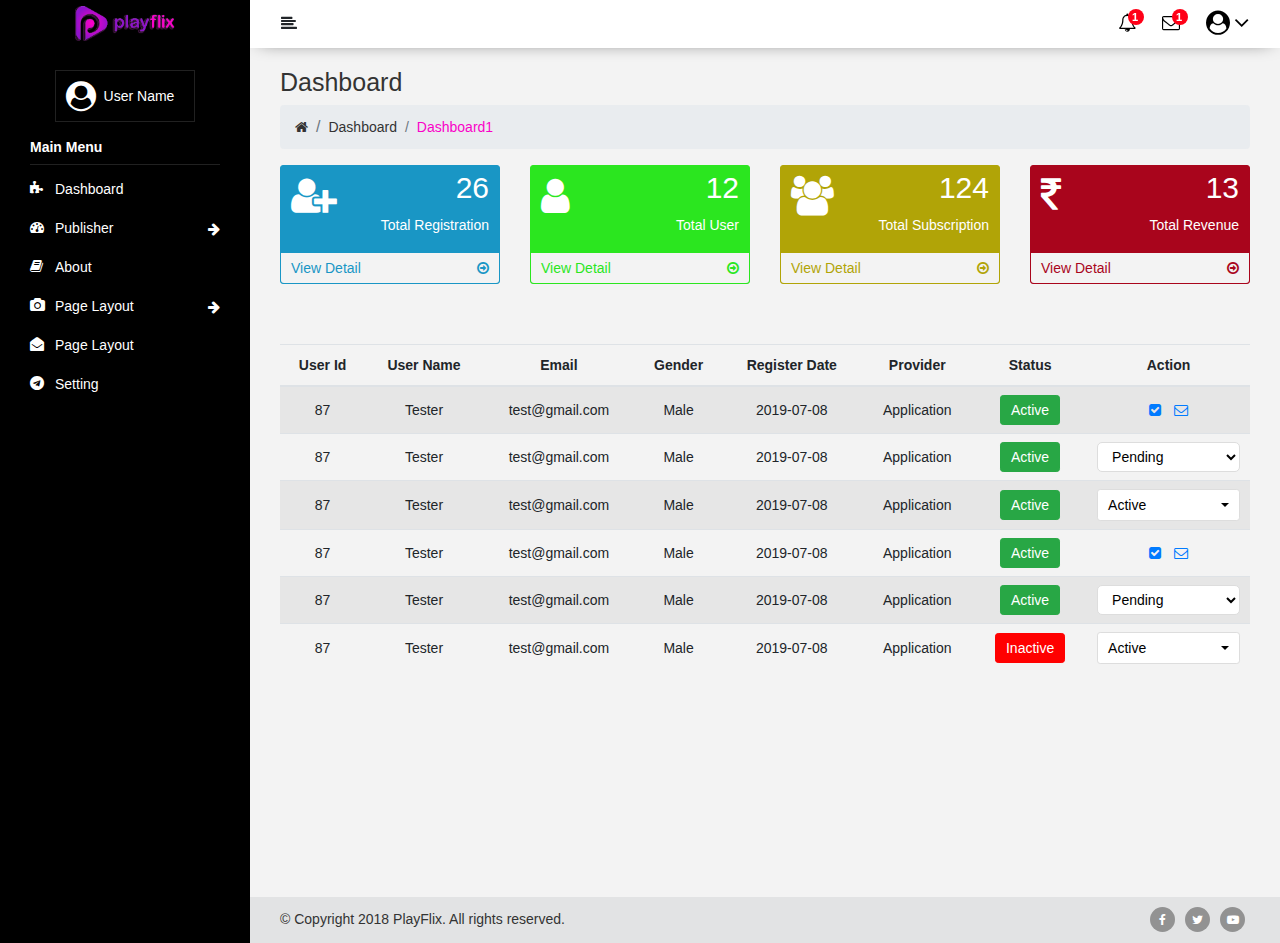
<file: playflix_dashboard_html/index.html>
<!doctype html>
<html lang="en">
  <head>
    <meta charset="utf-8">
    <meta name="viewport" content="width=device-width, initial-scale=1">
    <link rel="shortcut icon" href="favicon.ico">
    <link rel="stylesheet" href="./css/bootstrap.min.css" type="text/css" />
    <link rel="stylesheet" href="./css/owl.carousel.css" type="text/css" />
    <link rel="stylesheet" href="./css/font-awesome.min.css" type="text/css" />
    <link rel="stylesheet" href="./css/style.css" type="text/css" />
    <link rel="stylesheet" href="./css/responsive.css" type="text/css" />

  	<script src="./js/jquery-3.3.1.min.js"></script>
    <script src="./js/popper.min.js"></script>
  	<script src="./js/bootstrap.min.js"></script>
  	<script src="./js/custom.js"></script>
	   <title>PlayFlix</title>
  </head>
  <body>
        <header class="home_header">
          <div class="sidebar-header">
            <a href="javascript:;">
              <img class="small" src="images/logo_small.png" alt="" />
              <img src="images/f_logo.png" alt="" />
            </a>
          </div>
          <nav class="navbar navbar-expand-sm">
              <button type="button" id="sidebarCollapse" class="btn btn-sidebar">
                  <span><i class="fa fa-align-left"></i></span>
              </button>
              <button class="navbar-toggler" type="button" data-toggle="collapse" data-target="#collapsibleNavbar">
                  <span class="navbar-toggler-icon"><i class="fa fa-bars" aria-hidden="true"></i></span>
              </button>
              <div class="h_search">
                  <form action="javascript:;" class="search_f">
                      <div class="inputbox">
                          <input type="text" placeholder="Search" />
                          <button type="button"><i class="fa fa-search" aria-hidden="true"></i></button>
                      </div>
                      <div class="clearfix"></div>
                  </form>
              </div>
              <div class="mobile_bg"></div>
              <div class="collapse navbar-collapse" id="collapsibleNavbar">
                  <span class="close_icon" style="display:none;">X</span>
                  <ul class="navbar-nav float-right">
                      <li class="nav-item dropdown">
                          <a class="nav-link dropdown-toggle" href="Javascript:;" data-toggle="dropdown">
                            <i class="fa fa-bell-o" aria-hidden="true"></i>
                            <span class="count">1</span>
                          </a>
                          <div class="dropdown-menu preview-list">
                            <a class="dropdown-item py">
                              <p class="">You have 7 unread mails <span class="badge badge-pill badge-primary">View all</span></p>
                            </a>
                            <div class="dropdown-divider"></div>
                            <a class="dropdown-item">
                              <div class="preview-thumbnail">
                                <img src="images/face8.jpg" alt="image" class="img-sm profile-pic" />
                              </div>
                              <div class="preview-item-content">
                                <p class="preview-subject">Marian Garner </p>
                                <p>The meeting is cancelled </p>
                              </div>
                            </a>
                            <a class="dropdown-item">
                              <div class="preview-thumbnail">
                                <img src="images/face8.jpg" alt="image" class="img-sm profile-pic" />
                              </div>
                              <div class="preview-item-content">
                                <p class="preview-subject">David Grey </p>
                                <p>The meeting is cancelled </p>
                              </div>
                            </a>
                            <a class="dropdown-item">
                              <div class="preview-thumbnail">
                                <img src="images/face8.jpg" alt="image" class="img-sm profile-pic" />
                              </div>
                              <div class="preview-item-content">
                                <p class="preview-subject">Travis Jenkins </p>
                                <p>The meeting is cancelled </p>
                              </div>
                            </a>
                          </div>
                      </li>
                      <li class="nav-item dropdown">
                          <a class="nav-link dropdown-toggle" href="Javascript:;" data-toggle="dropdown">
                            <i class="fa fa-envelope-o" aria-hidden="true"></i>
                            <span class="count">1</span>
                          </a>
                          <div class="dropdown-menu preview-list">
                            <a class="dropdown-item py">
                              <p class="">You have 7 unread mails <span class="badge badge-pill badge-primary">View all</span></p>
                            </a>
                            <div class="dropdown-divider"></div>
                            <a class="dropdown-item">
                              <div class="preview-thumbnail">
                                <i class="fa fa-cog" aria-hidden="true"></i>
                              </div>
                              <div class="preview-item-content">
                                <p class="preview-subject">Marian Garner </p>
                                <p>The meeting is cancelled </p>
                              </div>
                            </a>
                            <a class="dropdown-item">
                              <div class="preview-thumbnail">
                                <i class="fa fa-cog" aria-hidden="true"></i>
                              </div>
                              <div class="preview-item-content">
                                <p class="preview-subject">David Grey </p>
                                <p>The meeting is cancelled </p>
                              </div>
                            </a>
                            <a class="dropdown-item">
                              <div class="preview-thumbnail">
                                <i class="fa fa-cog" aria-hidden="true"></i>
                              </div>
                              <div class="preview-item-content">
                                <p class="preview-subject">Travis Jenkins </p>
                                <p>The meeting is cancelled </p>
                              </div>
                            </a>
                          </div>
                      </li>
                     <li class="nav-item dropdown login">
                         <a class="nav-link dropdown-toggle" href="Javascript:;" data-toggle="dropdown"><i class="fa fa-user-circle" aria-hidden="true"></i><i class="fa fa-angle-down" aria-hidden="true"></i></a>
                         <div class="dropdown-menu">
                             <div class="dropdown-header text-center">
                               <img class="img-md rounded-circle" src="images/face8.jpg" alt="Profile image" />
                               <p class="font-weight-semibold">Allen Moreno</p>
                               <p class="font-weight-light text-muted mb-0">allenmoreno@gmail.com</p>
                             </div>
                             <a class="dropdown-item" href="javascript:;">
                                <i class="fa fa-user" aria-hidden="true"></i>
                                My Profile
                                <span class="badge badge-pill badge-danger">1</span>
                             </a>
                             <a class="dropdown-item" href="javascript:;">
                                <i class="fa fa-comment" aria-hidden="true"></i>
                                Message
                                <span class="badge badge-pill badge-danger">1</span>
                             </a>
                             <a class="dropdown-item" href="javascript:;">
                                <i class="fa fa-calendar-check-o" aria-hidden="true"></i>
                                Activity
                                <span class="badge badge-pill badge-danger">1</span>
                             </a>
                             <a class="dropdown-item" href="javascript:;">
                                <i class="fa fa-sign-out" aria-hidden="true"></i>
                                Logout
                             </a>
                         </div>
                     </li>
                 </ul>
              </div>
          </nav>
          <div class="clearfix"></div>
        </header>

        <div class="wrapper">
          <nav id="sidebar">
            <div class="user_head">
              <a href="javascript:;" class="box">
                <div class="icon">
                  <i class="fa fa-user-circle" aria-hidden="true"></i>
                </div>
                <p>User Name</p>
              </a>
            </div>
            <div class="nav_category">Main Menu</div>
            <ul class="components">
              <li>
                <a href="javascript:;">
                  <i class="fa menu_icon fa-puzzle-piece" aria-hidden="true"></i>
                  <span class="menu-title">Dashboard</span>
                </a>
              </li>
              <li class="drop">
                <a href="javascript:;">
                  <i class="fa menu_icon fa-tachometer" aria-hidden="true"></i>
                  <i class="fa fa-arrow-right" aria-hidden="true"></i>
                  <span class="menu-title">Publisher</span>
                </a>
                <ul id="dashboardmenu">
                  <li>
                    <a href="javascript:;">publisher 1</a>
                  </li>
                  <li>
                    <a href="javascript:;">publisher 2</a>
                  </li>
                </ul>
              </li>
              <li>
                <a href="javascript:;">
                  <i class="fa menu_icon fa-book" aria-hidden="true"></i>
                  <span class="menu-title">About</span>
                </a>
              </li>
              <li class="drop">
                <a href="javascript:;">
                  <i class="fa menu_icon fa-camera" aria-hidden="true"></i>
                  <i class="fa fa-arrow-right" aria-hidden="true"></i>
                  <span class="menu-title">Page Layout</span>
                </a>
                <ul id="pageSubmenu">
                  <li><a href="javascript:;">Page 1</a></li>
                  <li><a href="javascript:;">Page 2</a></li>
                  <li><a href="javascript:;">Page 3</a></li>
                </ul>
              </li>
              <li>
                <a href="javascript:;">
                  <i class="fa menu_icon fa-envelope-open" aria-hidden="true"></i>
                  <span class="menu-title">Page Layout</span>
                </a>
              </li>
              <li>
                <a href="javascript:;">
                  <i class="fa menu_icon fa-telegram" aria-hidden="true"></i>
                  <span class="menu-title">Setting</span>
                </a>
              </li>
            </ul>
          </nav>

          <div id="content">
            <div class="content_area">
              <div class="content_header">
                <h2>Dashboard</h2>
                <nav aria-label="breadcrumb">
                  <ol class="breadcrumb">
                    <li class="breadcrumb-item"><a href="javascript:;"><i class="fa fa-home" aria-hidden="true"></i></a></li>
                    <li class="breadcrumb-item"><a href="javascript:;">Dashboard</a></li>
                    <li class="breadcrumb-item active" aria-current="page">Dashboard1</li>
                  </ol>
                </nav>
              </div>

              <div class="ttl_cards">
                <div class="row">
                  <div class="col-xl-3 col-lg-4 col-sm-6">
                    <div class="card clr1">
                      <div class="icon">
                        <i class="fa fa-user-plus" aria-hidden="true"></i>
                      </div>
                      <div class="number">
                        <span>26</span>
                      </div>
                      <div class="ttl">
                        <p>Total Registration</p>
                      </div>
                      <a href="javascript:;">View Detail <i class="fa fa-arrow-circle-o-right" aria-hidden="true"></i></a>
                    </div>
                  </div>
                  <div class="col-xl-3 col-lg-4 col-sm-6">
                    <div class="card clr2">
                      <div class="icon">
                        <i class="fa fa-user" aria-hidden="true"></i>
                      </div>
                      <div class="number">
                        <span>12</span>
                      </div>
                      <div class="ttl">
                        <p>Total User</p>
                      </div>
                      <a href="javascript:;">View Detail <i class="fa fa-arrow-circle-o-right" aria-hidden="true"></i></a>
                    </div>
                  </div>
                  <div class="col-xl-3 col-lg-4 col-sm-6">
                    <div class="card clr3">
                      <div class="icon">
                        <i class="fa fa-users" aria-hidden="true"></i>
                      </div>
                      <div class="number">
                        <span>124</span>
                      </div>
                      <div class="ttl">
                        <p>Total Subscription</p>
                      </div>
                      <a href="javascript:;">View Detail <i class="fa fa-arrow-circle-o-right" aria-hidden="true"></i></a>
                    </div>
                  </div>
                  <div class="col-xl-3 col-lg-4 col-sm-6">
                    <div class="card clr4">
                      <div class="icon">
                        <i class="fa fa-inr" aria-hidden="true"></i>
                      </div>
                      <div class="number">
                        <span>13</span>
                      </div>
                      <div class="ttl">
                        <p>Total Revenue</p>
                      </div>
                      <a href="javascript:;">View Detail <i class="fa fa-arrow-circle-o-right" aria-hidden="true"></i></a>
                    </div>
                  </div>
                </div>
                <div class="clearfix"></div>
              </div>

              <div class="table-responsive">
                <table class="table table-striped">
                  <thead>
                    <tr>
                      <th>User Id</th>
                      <th>User Name</th>
                      <th>Email</th>
                      <th>Gender</th>
                      <th>Register Date</th>
                      <th>Provider</th>
                      <th>Status</th>
                      <th>Action</th>
                    </tr>
                  </thead>
                  <tbody>
                    <tr>
                      <td>87</td>
                      <td>Tester</td>
                      <td>test@gmail.com</td>
                      <td>Male</td>
                      <td>2019-07-08</td>
                      <td>Application</td>
                      <td>
                        <div class="status_btn">
                          <button type="button" class="btn btn-success btn-sm">Active</button>
                        </div>
                      </td>
                      <td>
                        <a href="javascript:;"><i class="fa fa-check-square" aria-hidden="true"></i></a>
                        <a href="javascript:;"><i class="fa fa-envelope-o" aria-hidden="true"></i></a>
                      </td>
                    </tr>
                    <tr>
                      <td>87</td>
                      <td>Tester</td>
                      <td>test@gmail.com</td>
                      <td>Male</td>
                      <td>2019-07-08</td>
                      <td>Application</td>
                      <td>
                        <div class="status_btn">
                          <button type="button" class="btn btn-success btn-sm">Active</button>
                        </div>
                      </td>
                      <td>
                        <select>
                          <option>Pending</option>
                          <option>In Process</option>
                          <option>Close</option>
                        </select>
                      </td>
                    </tr>
                    <tr>
                      <td>87</td>
                      <td>Tester</td>
                      <td>test@gmail.com</td>
                      <td>Male</td>
                      <td>2019-07-08</td>
                      <td>Application</td>
                      <td>
                        <div class="status_btn">
                          <button type="button" class="btn btn-success btn-sm">Active</button>
                        </div>
                      </td>
                      <td>
                        <div class="dropdown">
                          <button class="btn btn-outline-secondary btn-sm dropdown-toggle" type="button" data-toggle="dropdown" aria-haspopup="true" aria-expanded="false">
                              Active
                          </button>
                          <div class="dropdown-menu" aria-labelledby="dropdownMenuButton">
                              <a class="dropdown-item" href="javascript:;"><i class="fa fa-eye" aria-hidden="true"></i> View Entries</a>
                              <a class="dropdown-item" href="javascript:;"><i class="fa fa-pencil-square-o" aria-hidden="true"></i> Edit</a>
                              <a class="dropdown-item" href="javascript;;"><i class="fa fa-trash-o" aria-hidden="true"></i> Delete</a>
                          </div>
                      </div>
                      </td>
                    </tr>
                    <tr>
                      <td>87</td>
                      <td>Tester</td>
                      <td>test@gmail.com</td>
                      <td>Male</td>
                      <td>2019-07-08</td>
                      <td>Application</td>
                      <td>
                        <div class="status_btn">
                          <button type="button" class="btn btn-success btn-sm">Active</button>
                        </div>
                      </td>
                      <td>
                        <a href="javascript:;"><i class="fa fa-check-square" aria-hidden="true"></i></a>
                        <a href="javascript:;"><i class="fa fa-envelope-o" aria-hidden="true"></i></a>
                      </td>
                    </tr>
                    <tr>
                      <td>87</td>
                      <td>Tester</td>
                      <td>test@gmail.com</td>
                      <td>Male</td>
                      <td>2019-07-08</td>
                      <td>Application</td>
                      <td>
                        <div class="status_btn">
                          <button type="button" class="btn btn-success btn-sm">Active</button>
                        </div>
                      </td>
                      <td>
                        <select>
                          <option>Pending</option>
                          <option>In Process</option>
                          <option>Close</option>
                        </select>
                      </td>
                    </tr>
                    <tr>
                      <td>87</td>
                      <td>Tester</td>
                      <td>test@gmail.com</td>
                      <td>Male</td>
                      <td>2019-07-08</td>
                      <td>Application</td>
                      <td>
                        <div class="status_btn">
                          <button type="button" class="btn btn-success red btn-sm">Inactive</button>
                        </div>
                      </td>
                      <td>
                        <div class="dropdown">
                          <button class="btn btn-outline-secondary btn-sm dropdown-toggle" type="button" data-toggle="dropdown" aria-haspopup="true" aria-expanded="false">
                              Active
                          </button>
                          <div class="dropdown-menu" aria-labelledby="dropdownMenuButton">
                              <a class="dropdown-item" href="javascript:;"><i class="fa fa-eye" aria-hidden="true"></i> View Entries</a>
                              <a class="dropdown-item" href="javascript:;"><i class="fa fa-pencil-square-o" aria-hidden="true"></i> Edit</a>
                              <a class="dropdown-item" href="javascript;;"><i class="fa fa-trash-o" aria-hidden="true"></i> Delete</a>
                          </div>
                      </div>
                      </td>
                    </tr>
                  </tbody>
                </table>
              </div>
            </div>

            <footer class="home_footer">
                <article class="footer_t">
                    <div class="row">
                        <div class="col-sm-6">
                            <div class="box l">
                              <p>© Copyright 2018 PlayFlix. All rights reserved.</p>
                            </div>
                        </div>
                        <div class="col-sm-6">
                            <div class="box r">
                                <div class="social">
                                    <ul>
                                        <li>
                                            <a href="javascript:;"><i class="fa fa-facebook" aria-hidden="true"></i></a>
                                        </li>
                                        <li>
                                            <a href="javascript:;"><i class="fa fa-twitter" aria-hidden="true"></i></a>
                                        </li>
                                        <li>
                                            <a href="javascript:;"><i class="fa fa-youtube-play" aria-hidden="true"></i></a>
                                        </li>
                                    </ul>
                                </div>
                            </div>
                        </div>
                    </div>
                    <div class="clearfix"></div>
                </article>
            </footer>
          </div>

        </div>

      </div>

  </body>
</html>
</file>
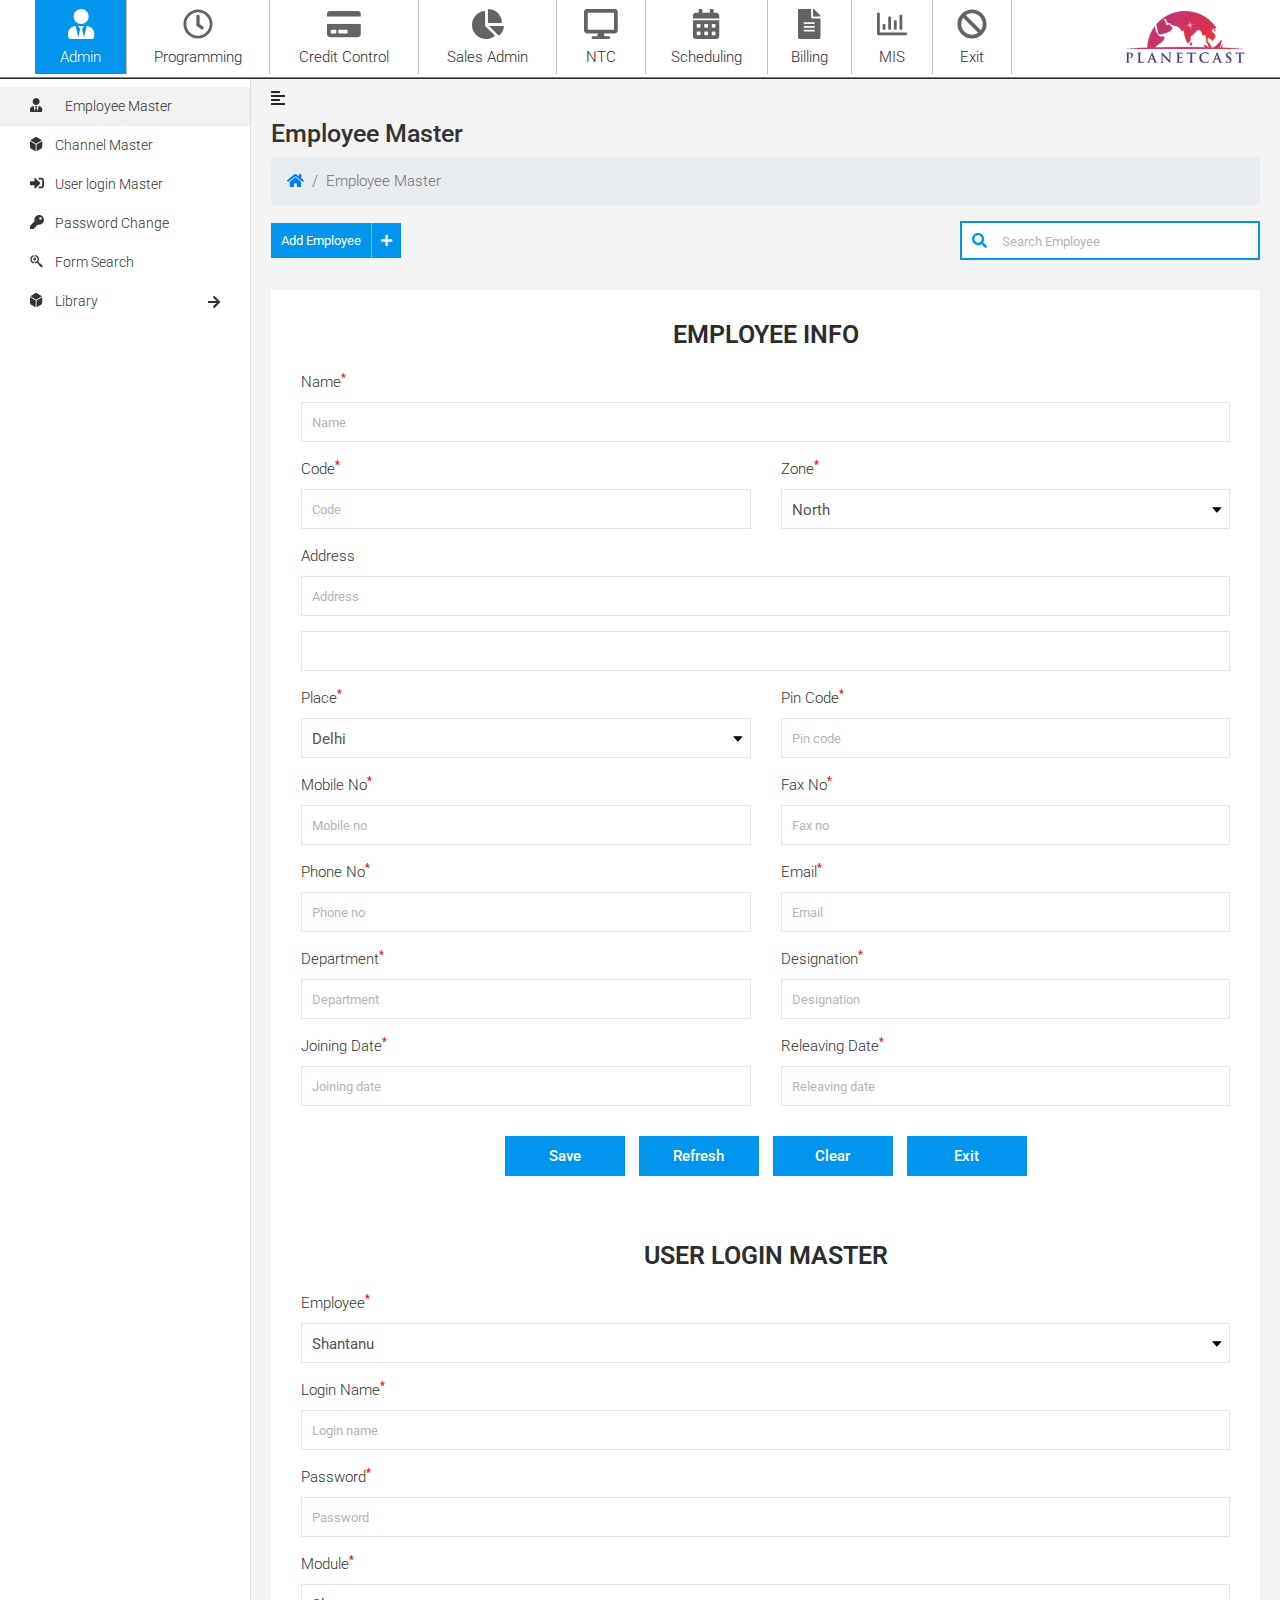
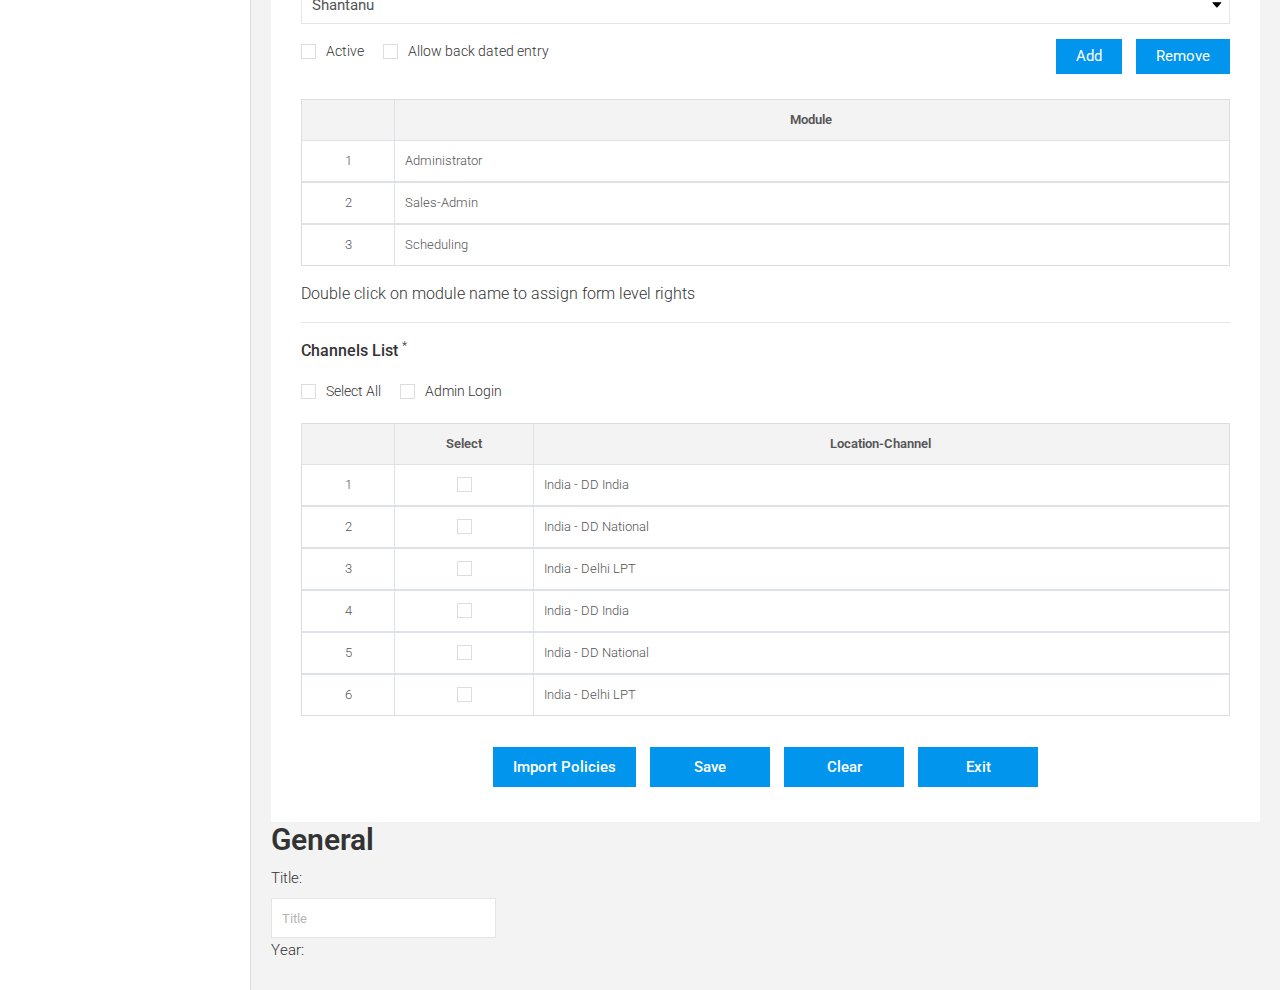
<file: pmsl_scheduled/index.html>
<!DOCTYPE html>
<html>
<head>
	<title>PMSL Schedule</title>
    <meta charset="UTF-8">
    <meta name="description" content="Planetshare">
    <meta name="keywords" content="HTML,CSS,XML,JavaScript">
    <meta name="author" content="Planetshare">
    <meta name="viewport" content="width=device-width, initial-scale=1.0">
    <link href="https://fonts.googleapis.com/css?family=Roboto:100,300,400,500,700,900&display=swap" rel="stylesheet" />

    <link rel="stylesheet" href="css/bootstrap.min.css" type="text/css" />  
    <link rel="stylesheet" href="css/animate.css" type="text/css" />
    <link rel="stylesheet" href="css/all.css" type="text/css" />
    <link rel="stylesheet" href="css/brands.css" type="text/css" />
    <link rel="stylesheet" href="css/style.css" type="text/css" />
    <link rel="stylesheet" href="css/responsive.css" type="text/css" />

    <script src="js/jquery-3.4.1.min.js"></script>
    <script src="js/popper.min.js"></script>
    <script src="js/bootstrap.min.js"></script>
    <script src="js/all.js"></script>
    <script src="js/brands.js"></script>
    <script src="js/custom.js"></script>
</head>

<body>
    <header>
      <div class="container">
        <div class="head_area">
          <nav class="navbar navbar-expand-sm">
            <ul class="navbar-nav">
              <li class="nav-item active">
                <a class="nav-link" href="Javascript:">
                  <div class="icon">
                    <i class="fas fa-user-tie"></i>
                  </div>
                  <span>Admin</span>
                </a>
              </li>
              <li class="nav-item">
                <a class="nav-link" href="Javascript:">
                  <div class="icon">
                    <i class="far fa-clock"></i>
                  </div>
                  <span>Programming</span>
                </a>
              </li>
              <li class="nav-item">
                <a class="nav-link" href="Javascript:">
                  <div class="icon">
                    <i class="fas fa-credit-card"></i>
                  </div>
                  <span>Credit Control</span>
                </a>
              </li>
              <li class="nav-item">
                <a class="nav-link" href="Javascript:">
                  <div class="icon">
                    <i class="fas fa-chart-pie"></i>
                  </div>
                  <span>Sales Admin</span>
                </a>
              </li>
              <li class="nav-item">
                <a class="nav-link" href="Javascript:">
                  <div class="icon">
                    <i class="fas fa-desktop"></i>
                  </div>
                  <span>NTC</span>
                </a>
              </li>
              <li class="nav-item">
                <a class="nav-link" href="Javascript:">
                  <div class="icon">
                    <i class="fas fa-calendar-alt"></i>
                  </div>
                  <span>Scheduling</span>
                </a>
              </li>
              <li class="nav-item">
                <a class="nav-link" href="Javascript:">
                  <div class="icon">
                    <i class="fas fa-file-alt"></i>
                  </div>
                  <span>Billing</span>
                </a>
              </li>
              <li class="nav-item">
                <a class="nav-link" href="Javascript:">
                  <div class="icon">
                    <i class="far fa-chart-bar"></i>
                  </div>
                  <span>MIS</span>
                </a>
              </li>
              <li class="nav-item">
                <a class="nav-link" href="Javascript:">
                  <div class="icon">
                    <i class="fas fa-ban"></i>
                  </div>
                  <span>Exit</span>
                </a>
              </li>
            </ul>
          </nav>
          <div class="logo">
            <h1>
              <a href="Javascript:">
                <img src="images/logo.png" alt="" />
              </a>
            </h1>
          </div>
        </div>
      </div>
      <div class="clearfix"></div>
    </header>

    <div class="cont_wrap">
      <div id="sidebar" class="sidebar sticky-top">
          <div class="links_area">
            <ul>
              <li class="active">
                <a href="Javascript:">
                  <i class="fas menu_icon fa-user-tie"></i>
                  <span class="menu-title">Employee Master</span>
                </a>
              </li>
              <li>
                <a href="Javascript:">
                  <i class="fas menu_icon fa-dice-d6"></i>
                  <span class="menu-title">Channel Master</span>
                </a>
              </li>
              <li>
                <a href="Javascript:">
                  <i class="fas menu_icon fa-sign-in-alt"></i>
                  <span class="menu-title">User login Master</span>
                </a>
              </li>
              <li>
                <a href="Javascript:">
                  <i class="fas menu_icon fa-key"></i>
                  <span class="menu-title">Password Change</span>
                </a>
              </li>
              <li>
                <a href="Javascript:">
                  <i class="fab menu_icon fa-searchengin"></i>
                  <span class="menu-title">Form Search</span>
                </a>
              </li>
              <li class="drop">
                <a href="Javascript:" data-toggle="collapse" data-target="#seller_l">
                  <i class="fas menu_icon fa-dice-d6"></i>
                  <i class="fas fa-arrow-right"></i>
                  <span class="menu-title">Library</span>
                </a>
                <ul id="seller_l" class="collapse">
                  <li>
                    <a href="Javascript:">Create Category</a>
                  </li>
                  <li>
                    <a href="Javascript:">Adding items</a>
                  </li>
                </ul>
              </li>
            </ul>
          </div>
      </div>
      <div class="cont_area">
        <button type="button" id="sidebarCollapse" class="btn btn-sidebar"><span><i class="fa fa-align-left"></i></span></button>
        <div class="content_header">
          <h2>Employee Master</h2>
          <nav aria-label="breadcrumb">
            <ol class="breadcrumb">
              <li class="breadcrumb-item">
                <a href="Javascript:">
                  <i class="fa fa-home" aria-hidden="true"></i>
                </a>
              </li>
              <li class="breadcrumb-item active" aria-current="page">Employee Master</li>
            </ol>
          </nav>
        </div>
        <div class="box_t">
          <div class="buttons">
            <a class="btn s_btn" href="Javascript:">Add Employee <span><i class="fas fa-plus"></i></span></a>
          </div>
          <div class="searchbox">
            <div class="inputbox">
              <i class="fa fa-search" aria-hidden="true"></i>
              <input type="text" placeholder="Search Employee" alt="" />
            </div>
          </div>
        </div>

        <div class="emp_form">
          <form action="Javascript:">
            <h3>Employee Info</h3>
            <div class="row">
              <div class="col-md-12">
                <div class="inputbox">
                  <label>Name<sup>*</sup></label>
                  <input type="text" placeholder="Name" />
                </div>
              </div>
              <div class="col-md-6">
                <div class="inputbox">
                  <label>Code<sup>*</sup></label>
                  <input type="text" placeholder="Code" />
                </div>
              </div>
              <div class="col-md-6">
                <div class="inputbox">
                  <label>Zone<sup>*</sup></label>
                  <select>
                    <option>North</option>
                    <option>East</option>
                    <option>South</option>
                    <option>West</option>
                  </select>
                </div>
              </div>
              <div class="col-md-12">
                <div class="inputbox addr">
                  <label>Address</label>
                  <input type="text" placeholder="Address" />
                  <input type="text" placeholder="" />
                </div>
              </div>
              <div class="col-md-6">
                <div class="inputbox">
                  <label>Place<sup>*</sup></label>
                  <select>
                    <option>Delhi</option>
                    <option>Gujarat</option>
                    <option>Mumbai</option>
                    <option>Punjab</option>
                  </select>
                </div>
              </div>
              <div class="col-md-6">
                <div class="inputbox">
                  <label>Pin Code<sup>*</sup></label>
                  <input type="text" placeholder="Pin code" />
                </div>
              </div>
              <div class="col-md-6">
                <div class="inputbox">
                  <label>Mobile No<sup>*</sup></label>
                  <input type="text" placeholder="Mobile no" />
                </div>
              </div>
              <div class="col-md-6">
                <div class="inputbox">
                  <label>Fax No<sup>*</sup></label>
                  <input type="text" placeholder="Fax no" />
                </div>
              </div>
              <div class="col-md-6">
                <div class="inputbox">
                  <label>Phone No<sup>*</sup></label>
                  <input type="text" placeholder="Phone no" />
                </div>
              </div>
              <div class="col-md-6">
                <div class="inputbox">
                  <label>Email<sup>*</sup></label>
                  <input type="email" placeholder="Email" />
                </div>
              </div>
              <div class="col-md-6">
                <div class="inputbox">
                  <label>Department<sup>*</sup></label>
                  <input type="text" placeholder="Department" />
                </div>
              </div>
              <div class="col-md-6">
                <div class="inputbox">
                  <label>Designation<sup>*</sup></label>
                  <input type="text" placeholder="Designation" />
                </div>
              </div>
              <div class="col-md-6">
                <div class="inputbox">
                  <label>Joining Date<sup>*</sup></label>
                  <input type="text" placeholder="Joining date" />
                </div>
              </div>
              <div class="col-md-6">
                <div class="inputbox">
                  <label>Releaving Date<sup>*</sup></label>
                  <input type="text" placeholder="Releaving date" />
                </div>
              </div>
            </div>
            <div class="buttons">
              <button type="button" class="btndefault">Save</button>
              <button type="button" class="btndefault">Refresh</button>
              <button type="button" class="btndefault">Clear</button>
              <button type="button" class="btndefault">Exit</button>
            </div>
          </form>
        </div>

        <div class="user_login_form">
          <form action="Javascript:">
            <h3>User Login Master</h3>
            <div class="row">
              <div class="col-md-12">
                <div class="inputbox">
                  <label>Employee<sup>*</sup></label>
                  <select>
                    <option>Shantanu</option>
                    <option>Rohit</option>
                    <option>Amar</option>
                    <option>Atul</option>
                  </select>
                </div>
              </div>
              <div class="col-md-12">
                <div class="inputbox">
                  <label>Login Name<sup>*</sup></label>
                  <input type="text" placeholder="Login name" />
                </div>
              </div>
              <div class="col-md-12">
                <div class="inputbox">
                  <label>Password<sup>*</sup></label>
                  <input type="text" placeholder="Password" />
                </div>
              </div>
              <div class="col-md-12">
                <div class="inputbox">
                  <label>Module<sup>*</sup></label>
                  <select>
                    <option>Shantanu</option>
                    <option>Rohit</option>
                    <option>Amar</option>
                    <option>Atul</option>
                  </select>
                </div>
              </div>
              <div class="col-md-6">
                <div class="inputbox">
                  <label class="checkbox">
                    Active
                    <input type="checkbox" />
                    <span><i class="far fa-check-square"></i></span>
                  </label>
                  <label class="checkbox">
                    Allow back dated entry
                    <input type="checkbox" />
                    <span><i class="far fa-check-square"></i></span>
                  </label>
                </div>
              </div>
              <div class="col-md-6">
                <div class="inputbox btn_lst">
                  <div class="buttons">
                    <button type="button" class="btndefault">Add</button>
                    <button type="button" class="btndefault">Remove</button>
                  </div>
                </div>
              </div>
            </div>
            <div class="module_table">
              <div class="table-responsive">
                <table class="table table-bordered">
                  <thead>
                    <tr>
                      <th></th>
                      <th>Module</th>
                    </tr>
                  </thead>
                  <tbody>
                    <tr>
                      <td>1</td>
                      <td>Administrator</td>
                    </tr>
                    <tr>
                      <td>2</td>
                      <td>Sales-Admin</td>
                    </tr>
                    <tr>
                      <td>3</td>
                      <td>Scheduling</td>
                    </tr>
                  </tbody>
                </table>
              </div>
            </div>
            <p>Double click on module name to assign form level rights</p>
            <hr></hr>
            <p><b>Channels List</b> <sup>*</sup></p>
            <div class="row">
              <div class="col-md-6">
                <div class="inputbox">
                  <label class="checkbox">
                    Select All
                    <input type="checkbox" />
                    <span><i class="far fa-check-square"></i></span>
                  </label>
                  <label class="checkbox">
                    Admin Login
                    <input type="checkbox" />
                    <span><i class="far fa-check-square"></i></span>
                  </label>
                </div>
              </div>
            </div>
            <div class="module_table channel_t">
              <div class="table-responsive">
                <table class="table table-bordered">
                  <thead>
                    <tr>
                      <th></th>
                      <th>Select</th>
                      <th>Location-Channel</th>
                    </tr>
                  </thead>
                  <tbody>
                    <tr>
                      <td>1</td>
                      <td>
                        <label class="checkbx">
                          <input type="checkbox" />
                          <span><i class="far fa-check-square"></i></span>
                        </label>
                      </td>
                      <td>India - DD India</td>
                    </tr>
                    <tr>
                      <td>2</td>
                      <td>
                        <label class="checkbx">
                          <input type="checkbox" />
                          <span><i class="far fa-check-square"></i></span>
                        </label>
                      </td>
                      <td>India - DD National</td>
                    </tr>
                    <tr>
                      <td>3</td>
                      <td>
                        <label class="checkbx">
                          <input type="checkbox" />
                          <span><i class="far fa-check-square"></i></span>
                        </label>
                      </td>
                      <td>India - Delhi LPT</td>
                    </tr>
                    <tr>
                      <td>4</td>
                      <td>
                        <label class="checkbx">
                          <input type="checkbox" />
                          <span><i class="far fa-check-square"></i></span>
                        </label>
                      </td>
                      <td>India - DD India</td>
                    </tr>
                    <tr>
                      <td>5</td>
                      <td>
                        <label class="checkbx">
                          <input type="checkbox" />
                          <span><i class="far fa-check-square"></i></span>
                        </label>
                      </td>
                      <td>India - DD National</td>
                    </tr>
                    <tr>
                      <td>6</td>
                      <td>
                        <label class="checkbx">
                          <input type="checkbox" />
                          <span><i class="far fa-check-square"></i></span>
                        </label>
                      </td>
                      <td>India - Delhi LPT</td>
                    </tr>
                  </tbody>
                </table>
              </div>
            </div>
            <div class="buttons">
              <button type="button" class="btndefault">Import Policies</button>
              <button type="button" class="btndefault">Save</button>
              <button type="button" class="btndefault">Clear</button>
              <button type="button" class="btndefault">Exit</button>
            </div>
          </form>
        </div>

        <div class="add_item_lib">
          <form action="Javascript:;">
            <div class="row">
              <div class="col-md-3">
                <div class="box">
                  <h2>General</h2>
                  <div class="inputbox">
                    <label>Title:</label>
                    <input type="text" alt="" placeholder="Title" />
                  </div>
                  <div class="inputbox">
                    <label>Year:</label>
                    
                  </div>
                </div>
              </div>
            </div>
          </form>
        </div>
      </div>
    </div>
</body>

</html>
</file>
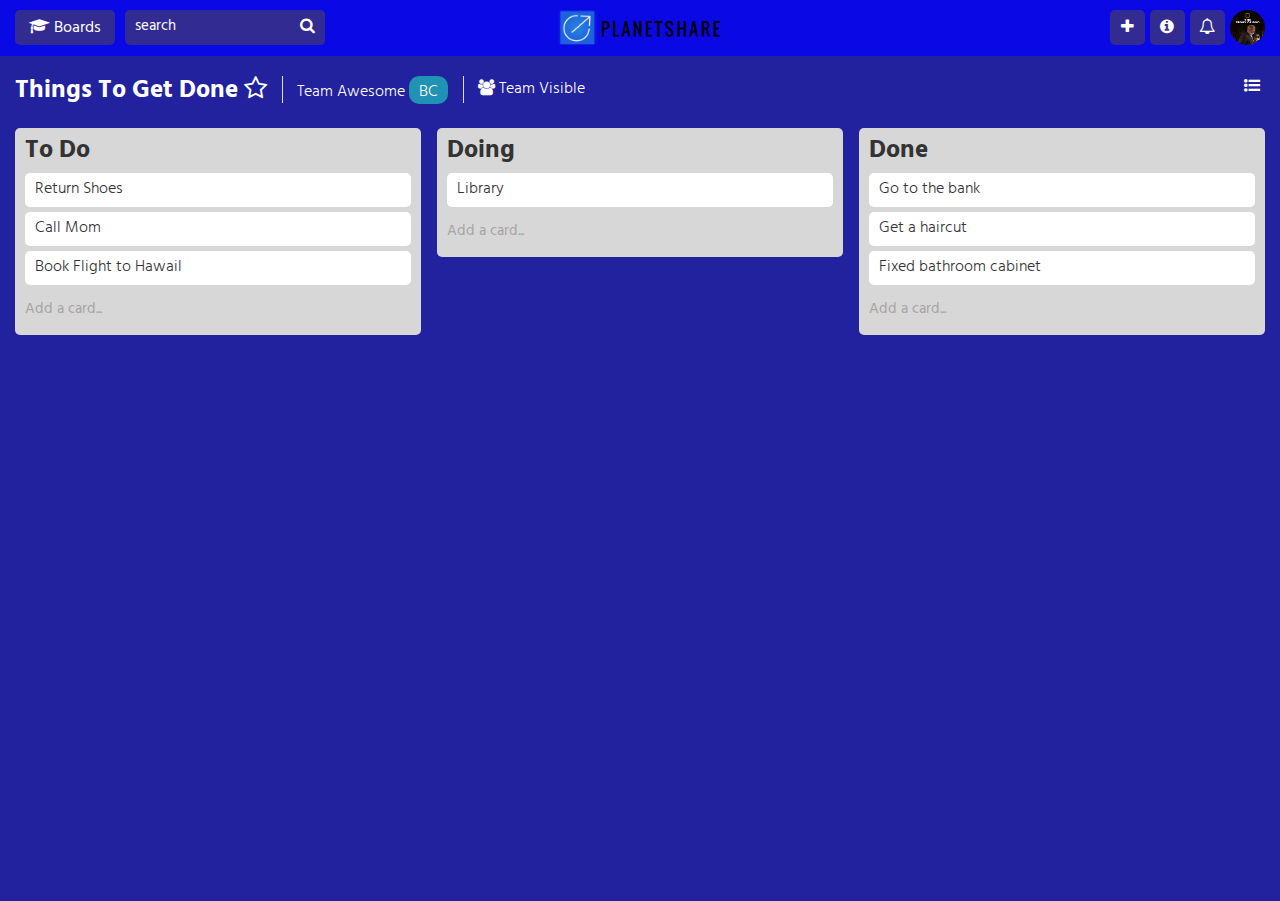
<file: task_share_html/index.html>
<!DOCTYPE html>
<html>
<head>
	<title>PlanetShare</title>
    <meta charset="UTF-8">
    <meta name="description" content="Planetshare">
    <meta name="keywords" content="HTML,CSS,XML,JavaScript">
    <meta name="author" content="Planetshare">
    <meta name="viewport" content="width=device-width, initial-scale=1.0">
    <link href="https://fonts.googleapis.com/css?family=Hind+Guntur:300,400,500,600,700&display=swap" rel="stylesheet">
    <link rel='shortcut icon' type='image/png' href='images/favicon.png' />

    <link rel="stylesheet" href="css/bootstrap.min.css" type="text/css" />
    <link rel="stylesheet" href="css/font-awesome.min.css" type="text/css" />
    <link rel="stylesheet" href="css/style.css" type="text/css" />

    <script src="js/jquery-3.3.1.min.js"></script>
	<script src="js/bootstrap.min.js"></script>
	<script src="js/custom.js"></script>
</head>

<body>
    <!--header-->
    <header class="home_header">
        <div class="container">
            <div class="row">
                <div class="col-lg-4 col-md-4 col-sm-4">
                    <div class="box l">
                        <a class="btn btn_board" href="JavaScript:;"><i class="fa fa-graduation-cap" aria-hidden="true"></i> Boards</a>
                        <div class="search_box">
                            <form action="JavaScript:;">
                                <input type="text" placeholder="search" alt="" />
                                <button type="submit"><i class="fa fa-search" aria-hidden="true"></i></button>
                                <div class="clearfix"></div>
                            </form>
                        </div>
                        <div class="clearfix"></div>
                    </div>
                </div>
                <div class="col-lg-4 col-md-4 col-sm-4">
                    <div class="box m">
                        <h1 class="logo">
                            <a href="index.html">
                                <img src="images/logo.png" alt="" />
                            </a>
                        </h1>
                        <div class="clearfix"></div>
                    </div>
                </div>
                <div class="col-lg-4 col-md-4 col-sm-4">
                    <div class="box r">
                        <ul>
                            <li><a href="JavaScript:;"><i class="fa fa-plus" aria-hidden="true"></i></a></li>
                            <li><a href="JavaScript:;"><i class="fa fa-info-circle" aria-hidden="true"></i></a></li>
                            <li><a href="JavaScript:;"><i class="fa fa-bell-o" aria-hidden="true"></i></a></li>
                            <li><a href="JavaScript:;"><img src="images/travel7.jpg" alt="" /></a></li>
                        </ul>
                        <div class="clearfix"></div>
                    </div>
                </div>
            </div>
        </div>
    </header>
    <!--end header-->

    <!--content box-->
    <section class="content">
        <button class="btn_menu" data-toggle="collapse" data-target="#usermenu"><i class="fa fa-list-ul" aria-hidden="true"></i></button>
        <div id="usermenu" class="usermenu collapse">
            <h4>Menu</h4>
            <ul class="u_list">
                <li><a href="JavaScript:;"><img src="images/travel7.jpg" alt="" /></a></li>
                <li><a href="JavaScript:;"><img src="images/travel7.jpg" alt="" /></a></li>
                <li><a href="JavaScript:;"><img src="images/travel7.jpg" alt="" /></a></li>
            </ul>
        </div>
        <div class="container">
            <div class="toplist">
                <ul>
                    <li><h3>Things To Get Done <i class="fa fa-star-o" aria-hidden="true"></i></h3></li>
                    <li><p>Team Awesome <span>BC</span></p></li>
                    <li><p><i class="fa fa-users" aria-hidden="true"></i> Team Visible</p></li>
                </ul>
                <div class="clearfix"></div>
            </div>
            <div class="data_lists">
                <div class="row">
                    <div class="col-lg-4 col-md-4 col-sm-4">
                        <div class="greybox">
                            <h3>To Do</h3>
                            <ul class="d_list">
                                <li><p>Return Shoes</p></li>
                                <li><p>Call Mom</p></li>
                                <li><p>Book Flight to Hawail</p></li>
                            </ul>
                            <input type="text" placeholder="Add a card..." alt="add card" />
                            <div class="clearfix"></div>
                        </div>
                    </div>
                    <div class="col-lg-4 col-md-4 col-sm-4">
                        <div class="greybox">
                            <h3>Doing</h3>
                            <ul class="d_list">
                                <li><p>Library</p></li>
                            </ul>
                            <input type="text" placeholder="Add a card..." alt="add card" />
                            <div class="clearfix"></div>
                        </div>
                    </div>
                    <div class="col-lg-4 col-md-4 col-sm-4">
                        <div class="greybox">
                            <h3>Done</h3>
                            <ul class="d_list">
                                <li><p>Go to the bank</p></li>
                                <li><p>Get a haircut</p></li>
                                <li><p>Fixed bathroom cabinet</p></li>
                            </ul>
                            <input type="text" placeholder="Add a card..." alt="add card" />
                            <div class="clearfix"></div>
                        </div>
                    </div>
                </div>
                <div class="clearfix"></div>
            </div>
        </div>
        <div class="clearfix"></div>
    </section>
    <!--end cotent box-->
</body>

</html>
</file>
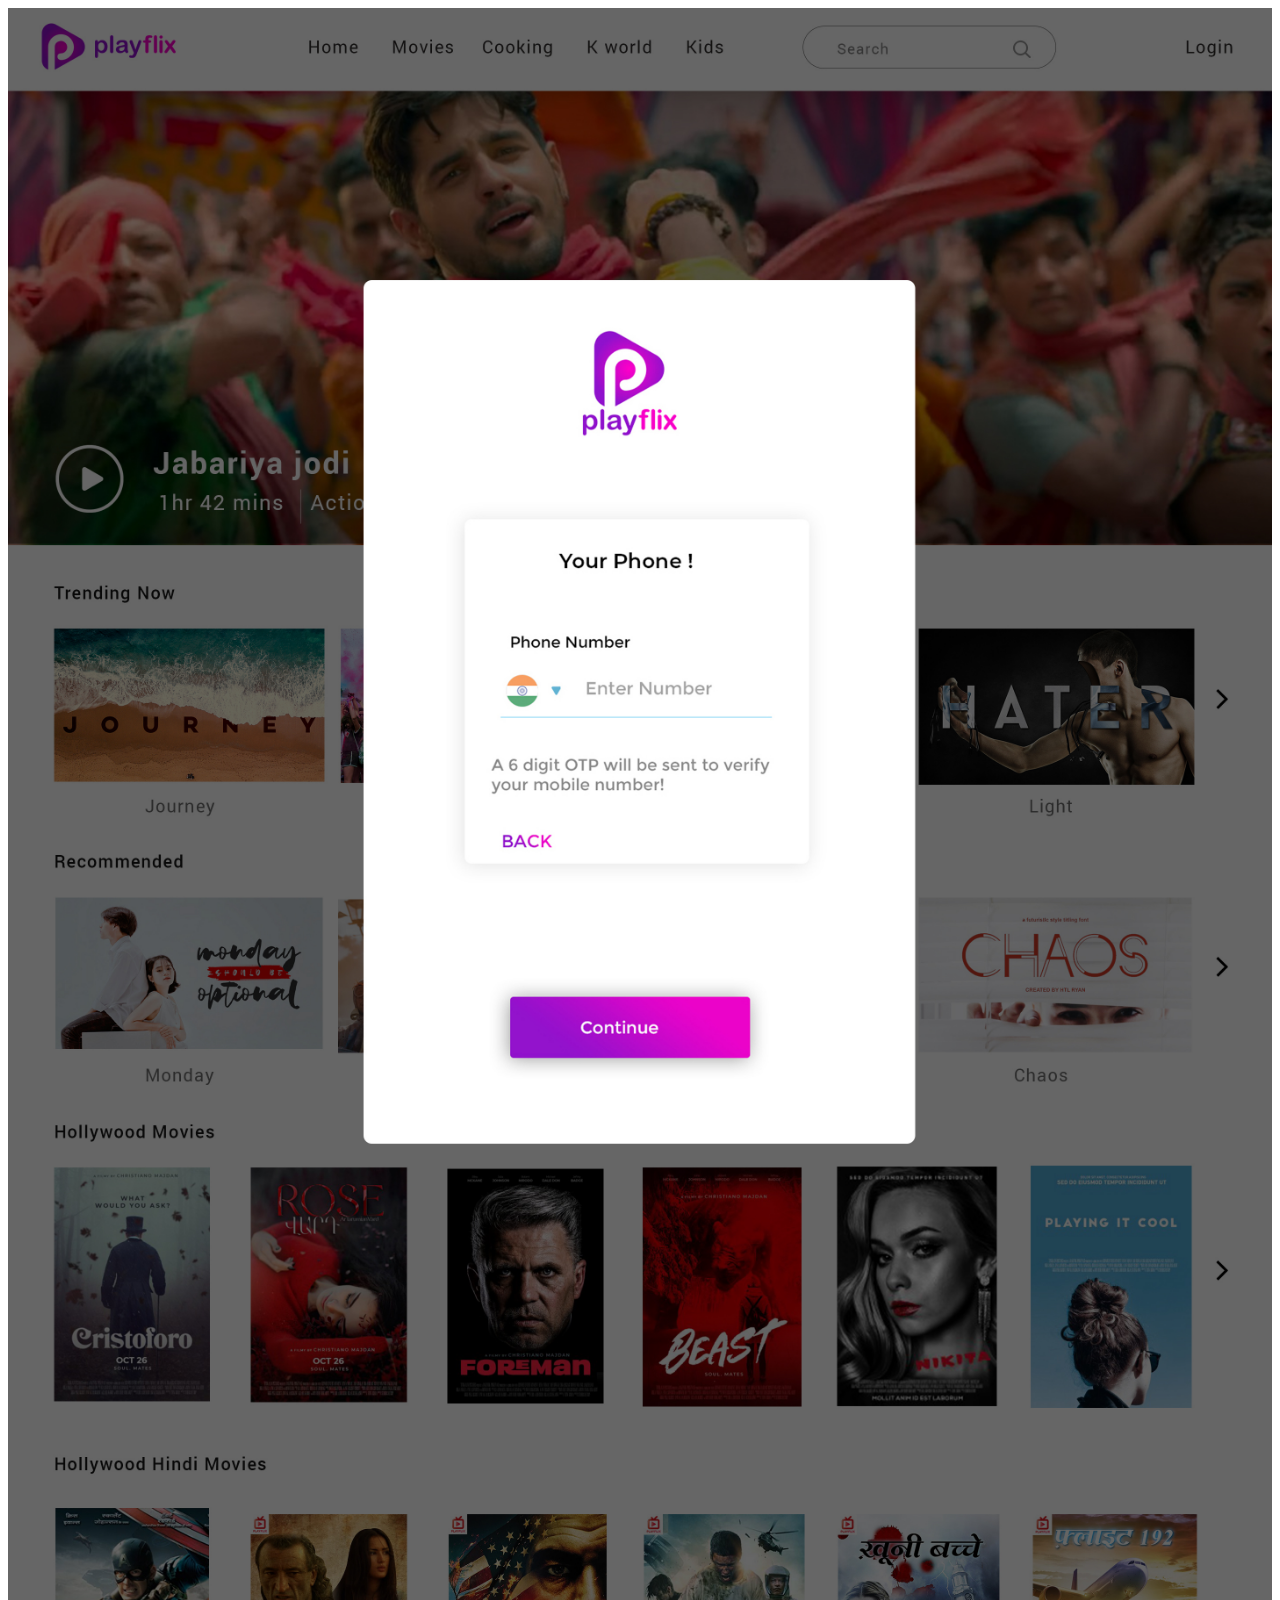
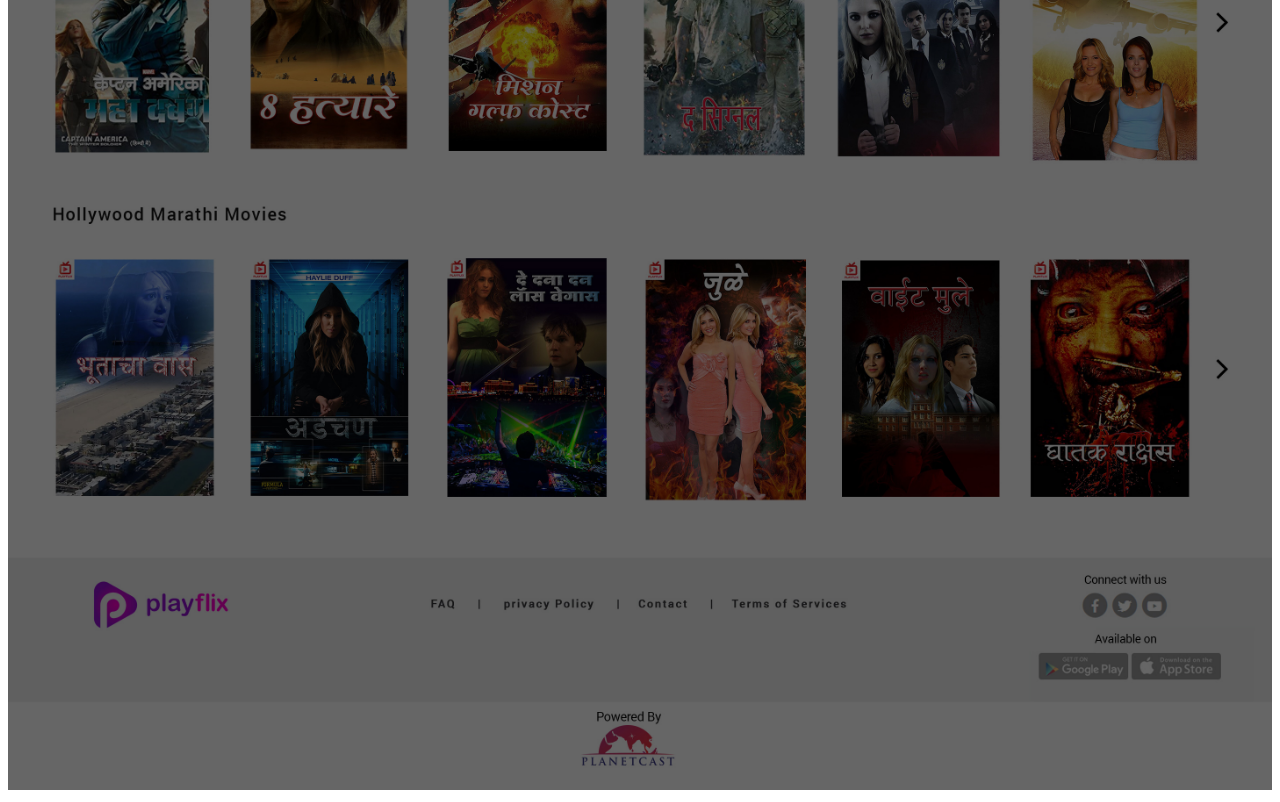
<file: playfix_html/demo/index.html>
<!DOCTYPE html>
<html>
<head>
	<title>demo playfix</title>
    <meta charset="UTF-8">
    <meta name="description" content="Planetshare">
    <meta name="keywords" content="HTML,CSS,XML,JavaScript">
    <meta name="author" content="Planetshare">
    <meta name="viewport" content="width=device-width, initial-scale=1.0">

    <style>
        .wrapper { width: 100%; height: 100%; }
        img { max-width: 100%; margin: 0 auto; }

    </style>
</head>

<body>
    <div class="wrapper">
        <img src="1.jpg" alt="" />
    </div>
</body>

</html>
</file>
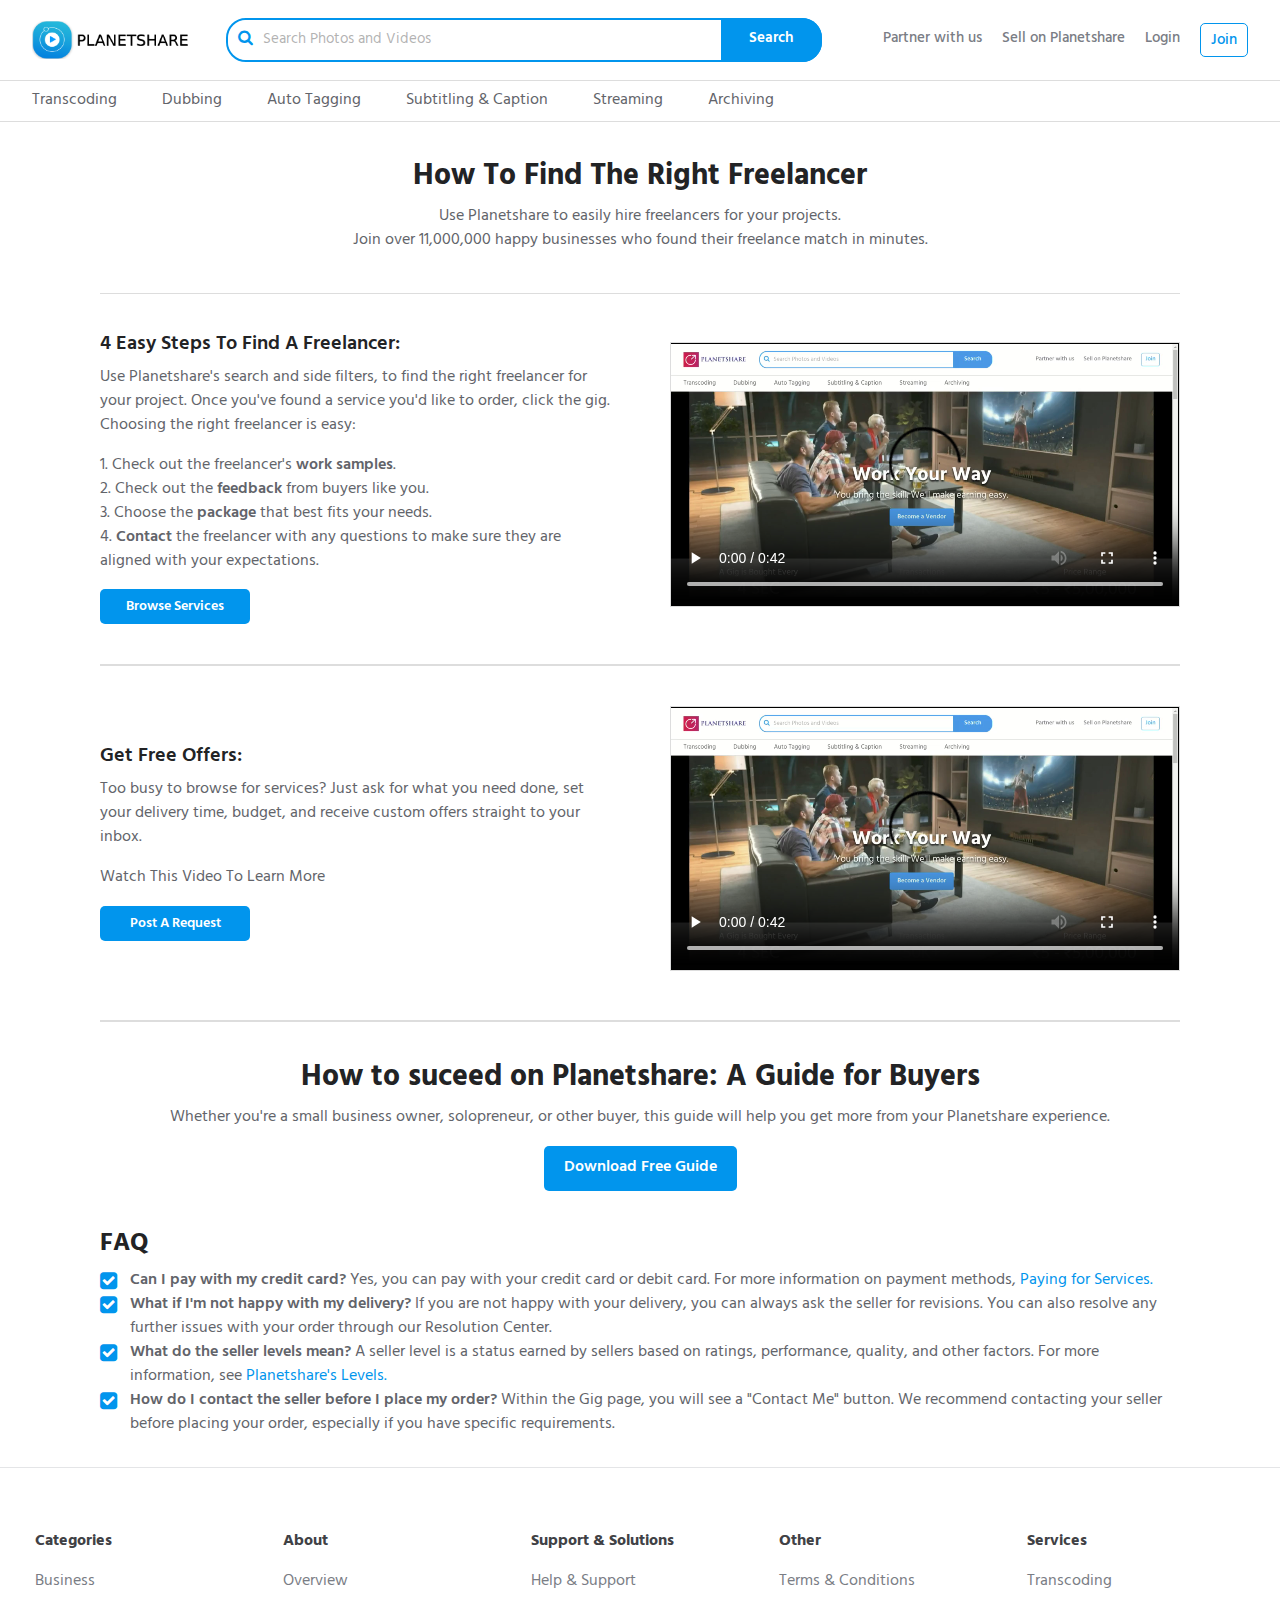
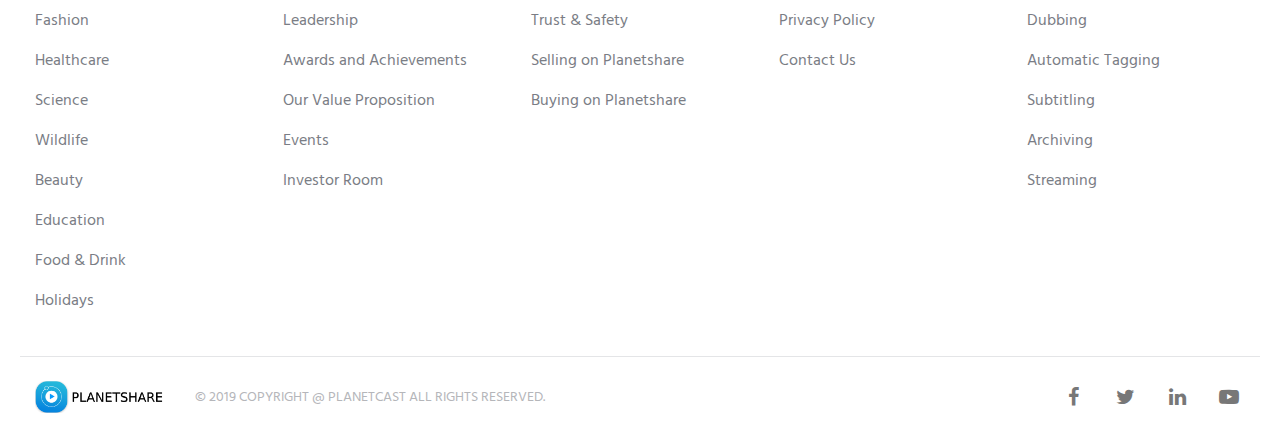
<file: new_planetshare_design/buying_on_planetshare.html>
<!DOCTYPE html>
<html>
<head>
	<title>PlanetShare</title>
    <meta charset="UTF-8">
    <meta name="description" content="Planetshare">
    <meta name="keywords" content="HTML,CSS,XML,JavaScript">
    <meta name="author" content="Planetshare">
    <meta name="viewport" content="width=device-width, initial-scale=1.0">
    <link href="https://fonts.googleapis.com/css?family=Hind+Guntur:300,400,500,600,700&display=swap" rel="stylesheet">
    <link rel='shortcut icon' type='image/png' href='images/favicon.png' />

    <link rel="stylesheet" href="css/bootstrap.min.css" type="text/css" />
    <link rel="stylesheet" href="css/owl.carousel.css" type="text/css" />   
    <link rel="stylesheet" href="css/animate.css" type="text/css" />
    <link rel="stylesheet" href="css/font-awesome.min.css" type="text/css" />
    <link rel="stylesheet" href="css/style.css" type="text/css" />
    <link rel="stylesheet" href="css/responsive.css" type="text/css" />

    <script src="js/jquery-3.3.1.min.js"></script>
    <script src="js/popper.min.js"></script>
	<script src="js/bootstrap.min.js"></script>
	<script src="js/owl.carousel.js"></script>
    <script src="js/wow.js"></script>
	<script src="js/custom.js"></script>
</head>

<body>
    <!--header-->
    <header class="home_header">
        <div class="header_wrap">
            <div class="header_row">
                <div class="logo">
                    <a href="index.html"><img src="images/logo.png" alt="" /></a>
                </div>
                <!--Search Bar-->
                <div class="searchbox">
                    <form action="javascript:;">
                        <div class="inputbox">
                            <i class="fa fa-search" aria-hidden="true"></i>
                            <input type="text" placeholder="Search Photos and Videos" />
                            <button type="submit">Search</button>
                        </div>
                        <div class="clearfix"></div>
                    </form>
                    <div class="clearfix"></div>
                </div>
                <!--end search bar-->
                <nav class="planet_nav planet_nav_right">
                    <ul>
                        <li>
                            <a href="partner.html">Partner with us</a>
                        </li>
                        <li>
                            <a href="vendor_detail.html">Sell on Planetshare</a>
                        </li>
                        <li>
                            <a href="login.html">Login</a>
                        </li>
                        <!-- <li class="dropdown">
                            <a class="dropdown-toggle" href="Javascript:;" data-toggle="dropdown"><span><i class="fa fa-user-circle" aria-hidden="true"></i></span></a>
                            <div class="dropdown-menu">
                                <a class="dropdown-item" href="javascript:;">Dashboard</a>
                                <a class="dropdown-item" href="javascript:;">Logout</a>
                            </div>
                        </li> -->
                        <li>
                            <a href="javascript:;" class="btn btn_join">Join</a>
                        </li>
                    </ul>
                </nav>
            </div>
            <div class="clearfix"></div>
        </div>
        <div class="header_bot">
            <div class="header_row">
                <nav class="navbar navbar-expand-md">
                    <button class="navbar-toggler" type="button" data-toggle="collapse" data-target="#collapsibleNavbar">
                        <span class="navbar-toggler-icon">X</span>
                    </button>
                    <div class="collapse navbar-collapse" id="collapsibleNavbar">
                        <ul class="navbar-nav">
                            <li class="nav-item dropdown">
                                <a class="nav-link dropdown-toggle" href="Javascript:;" data-toggle="dropdown">Transcoding</a>
                                <div class="dropdown-menu">
                                    <a class="dropdown-item" href="javascript:;">Logo Design <span class="fit-tag">new</span></a>
                                    <a class="dropdown-item" href="javascript:;">Business Cards & Stationery</a>
                                    <a class="dropdown-item" href="javascript:;">Illustration</a>
                                    <a class="dropdown-item" href="javascript:;">Brochure Design</a>
                                    <a class="dropdown-item" href="javascript:;">Poster Design</a>
                                    <a class="dropdown-item" href="javascript:;">Flyer Design</a>
                                    <a class="dropdown-item" href="javascript:;">Cartoons & Comics</a>
                                    <a class="dropdown-item" href="javascript:;">Portraits & Caricatures</a>
                                    <a class="dropdown-item" href="javascript:;">Packaging Design</a>
                                    <a class="dropdown-item" href="javascript:;">Infographic Design</a>
                                </div>
                            </li>
                            <li class="nav-item">
                                <a class="nav-link" href="javascript:;">Dubbing</a>
                            </li> 
                            <li class="nav-item">
                                <a class="nav-link" href="javascript:;">Auto Tagging</a>
                            </li> 
                            <li class="nav-item">
                                <a class="nav-link" href="javascript:;">Subtitling & Caption</a>
                            </li> 
                            <li class="nav-item">
                                <a class="nav-link" href="javascript:;">Streaming</a>
                            </li> 
                            <li class="nav-item">
                                <a class="nav-link" href="javascript:;">Archiving</a>
                            </li> 
                        </ul>
                    </div> 
                </nav>
            </div>
            <div class="clearfix"></div>
        </div>
    </header>

    <div class="sticky_header">
        <div class="container">
            <div class="logo">
                <a href="index.html"><img src="images/logo.png" alt="" /></a>
            </div>
            <!--Search Bar-->
            <div class="searchbox">
                <form action="javascript:;">
                    <div class="inputbox">
                        <i class="fa fa-search" aria-hidden="true"></i>
                        <input type="text" placeholder="Search Photos and Videos" />
                        <button type="submit">Search</button>
                    </div>
                    <div class="clearfix"></div>
                </form>
                <div class="clearfix"></div>
            </div>
            <!--end search bar-->
        </div>
    </div>
    <!--end header-->


    <!--buyonplanetshare content-->
    <section class="inner_cont buyon_planet">
        <div class="container">
            <div class="main_cont">
                <div class="top_info">
                    <h2>How To Find The Right Freelancer</h2>
                    <p>Use Planetshare to easily hire freelancers for your projects.</p>
                    <p>Join over 11,000,000 happy businesses who found their freelance match in minutes.</p>
                    <div class="clearfix"></div>
                </div>
                <div class="stepbox">
                    <div class="box l">
                        <h3>4 Easy Steps To Find A Freelancer:</h3>
                        <div class="desc">
                            <p>Use Planetshare's search and side filters, to find the right freelancer for your project. Once you've found a service you'd like to order, click the gig. Choosing the right freelancer is easy:</p>
                        </div>
                        <ul class="ser_list">
                            <li>1. Check out the freelancer's <strong>work samples</strong>.</li>
                            <li>2. Check out the <strong>feedback</strong> from buyers like you.</li>
                            <li>3. Choose the <strong>package</strong> that best fits your needs.</li>
                            <li>4. <strong>Contact</strong> the freelancer with any questions to make sure they are aligned with your expectations.</li>
                        </ul>
                        <a class="btndefault" href="javascript:;">Browse Services</a>
                    </div>
                    <div class="box r">
                        <div class="video">
                            <video id="create_gig" controls>
                                <source src="images/video/website_demo.mp4" type="video/mp4">
                            </video>
                        </div>
                    </div>
                </div>
                <div class="stepbox">
                    <div class="box l">
                        <h3>Get Free Offers:</h3>
                        <div class="desc">
                            <p>Too busy to browse for services? Just ask for what you need done, set your delivery time, budget, and receive custom offers straight to your inbox.</p>
                            <p>Watch This Video To Learn More</p>
                        </div>
                        <a class="btndefault" href="javascript:;">Post A Request</a>
                    </div>
                    <div class="box r">
                        <div class="video">
                            <video id="create_gig" controls>
                                <source src="images/video/website_demo.mp4" type="video/mp4">
                            </video>
                        </div>
                    </div>
                </div>
                <div class="guide_box">
                    <h2>How to suceed on Planetshare: A Guide for Buyers</h2>
                    <p>Whether you're a small business owner, solopreneur, or other buyer, this guide will help you get more from your Planetshare experience.</p>
                    <div class="buttons">
                        <a href="javascript:;" class="btndefault">Download Free Guide</a>
                    </div>
                    <div class="clearfix"></div>
                </div>
                <div class="buyer_faq">
                    <h3>FAQ</h3>
                    <ul class="faq_list">
                        <li><strong>Can I pay with my credit card?</strong> Yes, you can pay with your credit card or debit card. For more information on payment methods, <a href="javascript:;">Paying for Services.</a></li>
                        <li><strong>What if I'm not happy with my delivery?</strong> If you are not happy with your delivery, you can always ask the seller for revisions. You can also resolve any further issues with your order through our Resolution Center.</li>
                        <li><strong>What do the seller levels mean?</strong> A seller level is a status earned by sellers based on ratings, performance, quality, and other factors. For more information, see <a href="javascript:;">Planetshare's Levels.</a></li>
                        <li><strong>How do I contact the seller before I place my order?</strong> Within the Gig page, you will see a "Contact Me" button. We recommend contacting your seller before placing your order, especially if you have specific requirements.</li>
                    </ul>
                    <div class="clearfix"></div>
                </div>
                <div class="clearfix"></div>
            </div>
        </div>
        <div class="clearfix"></div>
    </section>
    <!--end buyonplanetshare content-->


    <!--footer-->
    <footer class="h_footer">
        <article class="f_top">
            <div class="container">
                <div class="row">
                    <div class="col">
                        <div class="box">
                            <h5>Categories</h5>
                            <ul class="links">
                                <li><a href="javascript:;">Business</a></li>
                                <li><a href="javascript:;">Fashion</a></li>
                                <li><a href="javascript:;">Healthcare</a></li>
                                <li><a href="javascript:;">Science</a></li>
                                <li><a href="javascript:;">Wildlife</a></li>
                                <li><a href="javascript:;">Beauty</a></li>
                                <li><a href="javascript:;">Education</a></li>
                                <li><a href="javascript:;">Food & Drink</a></li>
                                <li><a href="javascript:;">Holidays</a></li>
                            </ul>
                        </div>
                    </div>
                    <div class="col">
                        <div class="box">
                            <h5>About</h5>
                            <ul class="links">
                                <li><a href="javascript:;">Overview</a></li>
                                <li><a href="javascript:;">Leadership</a></li>
                                <li><a href="javascript:;">Awards and Achievements</a></li>
                                <li><a href="javascript:;">Our Value Proposition</a></li>
                                <li><a href="javascript:;">Events</a></li>
                                <li><a href="javascript:;">Investor Room</a></li>
                            </ul>
                        </div>
                    </div>
                    <div class="col">
                        <div class="box">
                            <h5>Support & Solutions</h5>
                            <ul class="links">
                                <li><a href="javascript:;">Help & Support</a></li>
                                <li><a href="javascript:;">Trust & Safety</a></li>
                                <li><a href="javascript:;">Selling on Planetshare</a></li>
                                <li><a href="javascript:;">Buying on Planetshare</a></li>
                            </ul>
                        </div>
                    </div>
                    <div class="col">
                        <div class="box">
                            <h5>Other</h5>
                            <ul class="links">
                                <li><a href="javascript:;">Terms & Conditions</a></li>
                                <li><a href="javascript:;">Privacy Policy</a></li>
                                <li><a href="javascript:;">Contact Us</a></li>
                            </ul>
                        </div>
                    </div>
                    <div class="col">
                        <div class="box">
                            <h5>Services</h5>
                            <ul class="links">
                                <li><a href="javascript:;">Transcoding</a></li>
                                <li><a href="javascript:;">Dubbing</a></li>
                                <li><a href="javascript:;">Automatic Tagging</a></li>
                                <li><a href="javascript:;">Subtitling</a></li>
                                <li><a href="javascript:;">Archiving</a></li>
                                <li><a href="javascript:;">Streaming</a></li>
                            </ul>
                        </div>
                    </div>
                </div>
            </div>
        </article>
        <article class="f_bot">
            <div class="container">
                <div class="row">
                    <div class="col col-md-6">
                        <div class="box">
                            <div class="f_logo">
                                <a href="javascript:;"><img src="images/logo.png" alt="" /></a>
                            </div>
                            <div class="copy">
                                <p>© 2019 COPYRIGHT @ PLANETCAST ALL RIGHTS RESERVED.</p>
                            </div>
                        </div>
                    </div>
                    <div class="col col-md-6">
                        <div class="box">
                            <ul class="foot_social">
                                <li>
                                    <a href="https://www.facebook.com/Planetshare/" target="_blank"><i class="fa fa-facebook"></i></a>
                                </li>
                                <li>
                                    <a href="https://twitter.com/Planetshare_" target="_blank"><i class="fa fa-twitter"></i></a>
                                </li>
                                <li>
                                    <a href="   https://www.linkedin.com/company/planetshare" target="_blank"><i class="fa fa-linkedin"></i></a>
                                </li>
                                <li>
                                    <a href="https://www.youtube.com/channel/UC3WZWabEFmWwwkZtwGoRfVA" target="_blank"><i class="fa fa-youtube-play" aria-hidden="true"></i></a>
                                </li>
                            </ul>
                        </div>
                    </div>
                </div>
            </div>
        </article>
        <div class="clearfix"></div>
    </footer>
    <!--end footer-->

    <script>
        var lastId,
            topMenu = $(".sellon_planet .sidebar_view .sup_cont_link"),
            topMenuHeight = topMenu.outerHeight()+150,
            // All list items
            menuItems = topMenu.find("a"),
            // Anchors corresponding to menu items
            scrollItems = menuItems.map(function(){
                var currentLink = $(this);
              var item = $(currentLink.attr('href'));
              if (item.length) { return item; }
            });

        // Bind click handler to menu items
        // so we can get a fancy scroll animation
        menuItems.click(function(e){
          var href = $(this).attr("href")
              offsetTop = href == "#" ? 0 : $(href).offset().top-80;
          $('html, body').stop().animate({ 
              scrollTop: offsetTop
          }, 300);
          e.preventDefault();
        });

        // Bind to scroll
        $(window).scroll(function(){
           // Get container scroll position
           var fromTop = $(this).scrollTop()+topMenuHeight;
           
           // Get id of current scroll item
           var cur = scrollItems.map(function(){
             if ($(this).offset().top < fromTop)
               return this;
           });
           // Get the id of the current element
           cur = cur[cur.length-1];
           var id = cur && cur.length ? cur[0].id : "";
           
           if (lastId !== id) {
               lastId = id;
               // Set/remove active class
               menuItems.parent().removeClass("active").end().filter("[href='#"+id+"']").parent().addClass("active");
           }                   
        });
    </script>
</body>

</html>
</file>
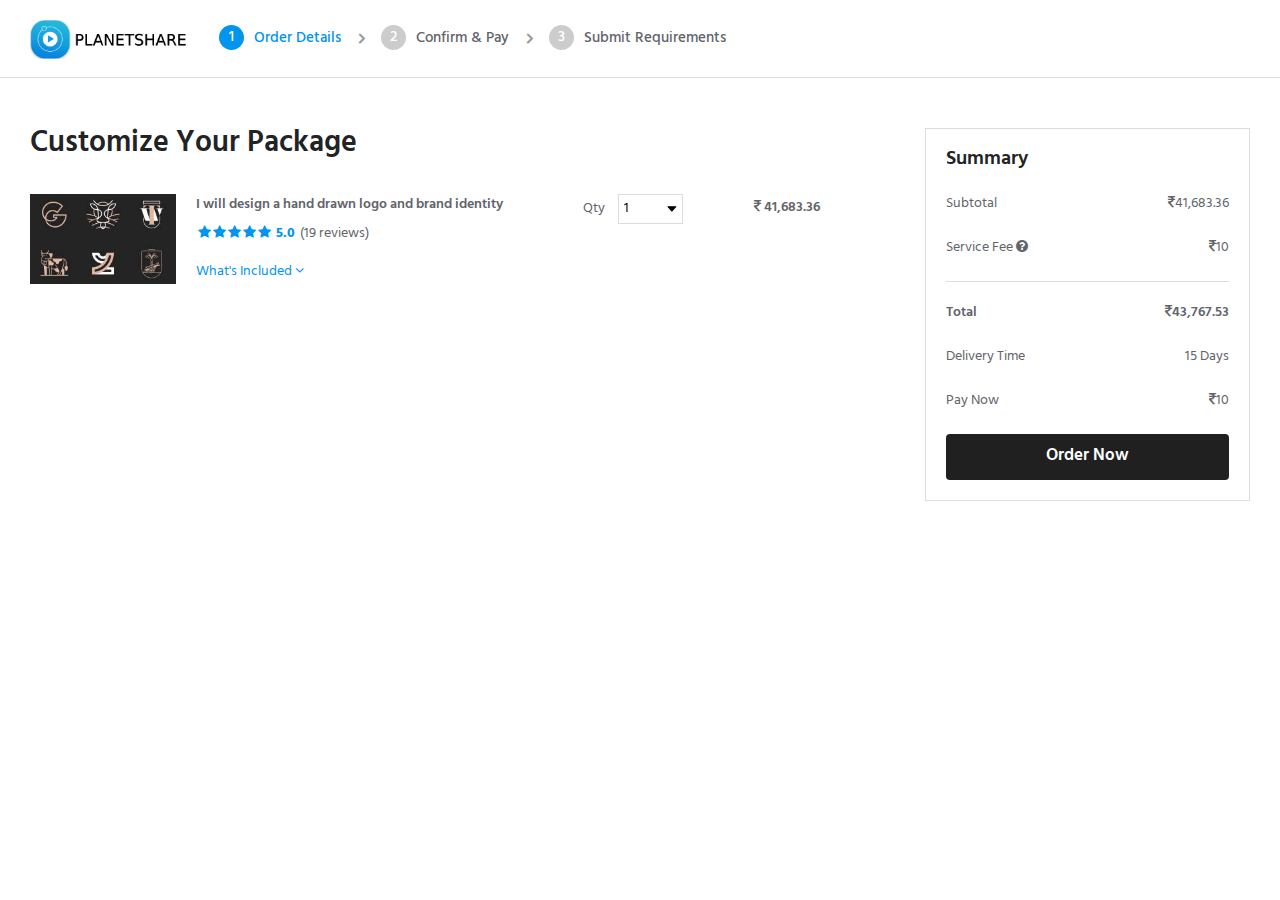
<file: new_planetshare_design/cart.html>
<!DOCTYPE html>
<html>
<head>
	<title>PlanetShare</title>
    <meta charset="UTF-8">
    <meta name="description" content="Planetshare">
    <meta name="keywords" content="HTML,CSS,XML,JavaScript">
    <meta name="author" content="Planetshare">
    <meta name="viewport" content="width=device-width, initial-scale=1.0">
    <link href="https://fonts.googleapis.com/css?family=Hind+Guntur:300,400,500,600,700&display=swap" rel="stylesheet">
    <link rel='shortcut icon' type='image/png' href='images/favicon.png' />

    <link rel="stylesheet" href="css/bootstrap.min.css" type="text/css" />
    <link rel="stylesheet" href="css/owl.carousel.css" type="text/css" />   
    <link rel="stylesheet" href="css/animate.css" type="text/css" />
    <link rel="stylesheet" href="css/font-awesome.min.css" type="text/css" />
    <link rel="stylesheet" href="css/style.css" type="text/css" />
    <link rel="stylesheet" href="css/responsive.css" type="text/css" />

    <script src="js/jquery-3.3.1.min.js"></script>
    <script src="js/popper.min.js"></script>
	<script src="js/bootstrap.min.js"></script>
	<script src="js/owl.carousel.js"></script>
    <script src="js/wow.js"></script>
	<script src="js/custom.js"></script>
</head>

<body>
    <!--header-->
    <!-- <header class="home_header">
        <div class="header_wrap">
            <div class="header_row">
                <div class="logo">
                    <a href="index.html"><img src="images/logo.png" alt="" /></a>
                </div>
                <div class="searchbox">
                    <form action="javascript:;">
                        <div class="inputbox">
                            <i class="fa fa-search" aria-hidden="true"></i>
                            <input type="text" placeholder="Search Photos and Videos" />
                            <button type="submit">Search</button>
                        </div>
                        <div class="clearfix"></div>
                    </form>
                    <div class="clearfix"></div>
                </div>
                <nav class="planet_nav planet_nav_right">
                    <ul>
                        <li>
                            <a href="javascript:;">Partner with us</a>
                        </li>
                        <li>
                            <a href="javascript:;">Sell on Planetshare</a>
                        </li>
                        <li>
                            <a href="javascript:;">Login</a>
                        </li>
                        <li>
                            <a href="javascript:;" class="btn btn_join">Join</a>
                        </li>
                    </ul>
                </nav>
            </div>
            <div class="clearfix"></div>
        </div>
        <div class="header_bot">
            <div class="header_row">
                <nav class="navbar navbar-expand-md">
                    <button class="navbar-toggler" type="button" data-toggle="collapse" data-target="#collapsibleNavbar">
                        <span class="navbar-toggler-icon">X</span>
                    </button>
                    <div class="collapse navbar-collapse" id="collapsibleNavbar">
                        <ul class="navbar-nav">
                            <li class="nav-item dropdown">
                                <a class="nav-link dropdown-toggle" href="Javascript:;" data-toggle="dropdown">Transcoding</a>
                                <div class="dropdown-menu">
                                    <a class="dropdown-item" href="javascript:;">Logo Design <span class="fit-tag">new</span></a>
                                    <a class="dropdown-item" href="javascript:;">Business Cards & Stationery</a>
                                    <a class="dropdown-item" href="javascript:;">Illustration</a>
                                    <a class="dropdown-item" href="javascript:;">Brochure Design</a>
                                    <a class="dropdown-item" href="javascript:;">Poster Design</a>
                                    <a class="dropdown-item" href="javascript:;">Flyer Design</a>
                                    <a class="dropdown-item" href="javascript:;">Cartoons & Comics</a>
                                    <a class="dropdown-item" href="javascript:;">Portraits & Caricatures</a>
                                    <a class="dropdown-item" href="javascript:;">Packaging Design</a>
                                    <a class="dropdown-item" href="javascript:;">Infographic Design</a>
                                </div>
                            </li>
                            <li class="nav-item">
                                <a class="nav-link" href="javascript:;">Dubbing</a>
                            </li> 
                            <li class="nav-item">
                                <a class="nav-link" href="javascript:;">Auto Tagging</a>
                            </li> 
                            <li class="nav-item">
                                <a class="nav-link" href="javascript:;">Subtitling & Caption</a>
                            </li> 
                            <li class="nav-item">
                                <a class="nav-link" href="javascript:;">Streaming</a>
                            </li> 
                            <li class="nav-item">
                                <a class="nav-link" href="javascript:;">Archiving</a>
                            </li> 
                        </ul>
                    </div> 
                </nav>
            </div>
            <div class="clearfix"></div>
        </div>
    </header> -->
    <!--end header-->

    <div class="cart_header">
        <div class="container">
            <div class="logo">
                <a href="index.html"><img src="images/logo.png" alt="" /></a>
            </div>
            <div class="cart_brcrumb">
                <ul>
                    <li class="active"><span>1</span> Order Details</li>
                    <li><span>2</span> Confirm & Pay</li>
                    <li><span>3</span> Submit Requirements</li>
                </ul>
            </div>
        </div>
    </div>

    <!--Home content-->
    <section class="inner_cont cart_p">
        <article class="cart_page">
            <div class="container">
                <div class="main_cont">
                    <div class="box">
                        <h2>Customize Your Package</h2>
                        <div class="prod_summry">
                            <div class="prod_cont">
                                <div class="img">
                                    <a href="javascript:;">
                                        <img src="images/cart_img.jpg" alt="" />
                                    </a>
                                </div>
                                <div class="prod_info">
                                    <p class="ttl"><a href="javascript:;">I will design a hand drawn logo and brand identity</a></p>
                                    <div class="user_rating">
                                        <div class="star">
                                            <span class="fa fa-star checked"></span>
                                            <span class="fa fa-star checked"></span>
                                            <span class="fa fa-star checked"></span>
                                            <span class="fa fa-star"></span>
                                            <span class="fa fa-star"></span>
                                        </div>
                                        <div class="ttl_rat">5.0</div>
                                        <a href="javascript:;" class="ttl_rev">(19 reviews)</a>
                                    </div>
                                    <a href="javascript:;" data-toggle="collapse" data-target="#packg_list" class="inc">What's Included <i class="fa fa-angle-down" aria-hidden="true"></i></a>
                                </div>
                            </div>
                            <div class="prod_price">
                                <div class="quantity">
                                    <label>Qty</label>
                                    <select>
                                        <option>1</option>
                                        <option>2</option>
                                        <option>3</option>
                                        <option>4</option>
                                        <option>5</option>
                                        <option>6</option>
                                        <option>7</option>
                                        <option>8</option>
                                        <option>9</option>
                                        <option>10</option>
                                    </select>
                                </div>
                                <div class="price">
                                    <i class="fa fa-inr" aria-hidden="true"></i>
                                    <span>41,683.36</span>
                                </div>
                            </div>
                        </div>
                        <div class="prod_packg" id="packg_list" style="display:none;">
                            <h3>The good package</h3>
                            <p>Sources files (Ai, EPS, PDF) + JPG + Transparent PNG</p>
                            <ul class="packg_list">
                                <li>Design Customization</li>
                                <li>Content Upload</li>
                                <li>Design Customization</li>
                                <li>Content Upload</li>
                                <li>Responsive Design</li>
                            </ul>
                        </div>
                    </div>
                </div>
                <aside class="sidebar_view sticky-top">
                    <div class="payment_info">
                        <h3>Summary</h3>
                        <ul class="pay_list">
                            <li>
                                <span>Subtotal</span>
                                <span class="price"><i class="fa fa-inr" data- aria-hidden="true"></i>41,683.36</span>
                            </li>
                            <li>
                                <span>Service Fee <i class="fa fa-question-circle" data-toggle="tooltip" data-placement="top" title="This helps us operate our platform and offer 24/7 customer support for your orders" aria-hidden="true"></i></span>
                                <span class="price"><i class="fa fa-inr" aria-hidden="true"></i>10</span>
                            </li>
                        </ul>
                        <ul class="total">
                            <li>
                                <span>Total</span>
                                <span class="price"><i class="fa fa-inr" data- aria-hidden="true"></i>43,767.53</span>
                            </li>
                            <li>
                                <span>Delivery Time</span>
                                <span class="price">15 Days</span>
                            </li>
                            <li>
                                <span>Pay Now</span>
                                <span class="price"><i class="fa fa-inr" aria-hidden="true"></i>10</span>
                            </li>
                        </ul>
                        <div class="buttons">
                            <button type="button" class="btn btn_order">Order Now</button>
                        </div>
                    </div>
                </aside>
            </div>
        </article>
        <div class="clearfix"></div>
    </section>
    <!--end home content-->


    <!--footer-->
    <!-- <footer class="h_footer">
        <article class="f_top">
            <div class="container">
                <div class="row">
                    <div class="col">
                        <div class="box">
                            <h5>Categories</h5>
                            <ul class="links">
                                <li><a href="javascript:;">Business</a></li>
                                <li><a href="javascript:;">Fashion</a></li>
                                <li><a href="javascript:;">Healthcare</a></li>
                                <li><a href="javascript:;">Science</a></li>
                                <li><a href="javascript:;">Wildlife</a></li>
                                <li><a href="javascript:;">Beauty</a></li>
                                <li><a href="javascript:;">Education</a></li>
                                <li><a href="javascript:;">Food & Drink</a></li>
                                <li><a href="javascript:;">Holidays</a></li>
                            </ul>
                        </div>
                    </div>
                    <div class="col">
                        <div class="box">
                            <h5>About</h5>
                            <ul class="links">
                                <li><a href="javascript:;">Overview</a></li>
                                <li><a href="javascript:;">Leadership</a></li>
                                <li><a href="javascript:;">Awards and Achievements</a></li>
                                <li><a href="javascript:;">Our Value Proposition</a></li>
                                <li><a href="javascript:;">Events</a></li>
                                <li><a href="javascript:;">Investor Room</a></li>
                            </ul>
                        </div>
                    </div>
                    <div class="col">
                        <div class="box">
                            <h5>Support & Solutions</h5>
                            <ul class="links">
                                <li><a href="javascript:;">Help & Support</a></li>
                                <li><a href="javascript:;">Trust & Safety</a></li>
                                <li><a href="javascript:;">Selling on Planetshare</a></li>
                                <li><a href="javascript:;">Buying on Planetshare</a></li>
                            </ul>
                        </div>
                    </div>
                    <div class="col">
                        <div class="box">
                            <h5>Other</h5>
                            <ul class="links">
                                <li><a href="javascript:;">Terms & Conditions</a></li>
                                <li><a href="javascript:;">Privacy Policy</a></li>
                                <li><a href="javascript:;">Contact Us</a></li>
                            </ul>
                        </div>
                    </div>
                    <div class="col">
                        <div class="box">
                            <h5>Services</h5>
                            <ul class="links">
                                <li><a href="javascript:;">Transcoding</a></li>
                                <li><a href="javascript:;">Dubbing</a></li>
                                <li><a href="javascript:;">Automatic Tagging</a></li>
                                <li><a href="javascript:;">Subtitling</a></li>
                                <li><a href="javascript:;">Archiving</a></li>
                                <li><a href="javascript:;">Streaming</a></li>
                            </ul>
                        </div>
                    </div>
                </div>
            </div>
        </article>
        <article class="f_bot">
            <div class="container">
                <div class="row">
                    <div class="col col-md-6">
                        <div class="box">
                            <div class="f_logo">
                                <a href="javascript:;"><img src="images/logo.png" alt="" /></a>
                            </div>
                            <div class="copy">
                                <p>© 2019 COPYRIGHT @ PLANETCAST ALL RIGHTS RESERVED.</p>
                            </div>
                        </div>
                    </div>
                    <div class="col col-md-6">
                        <div class="box">
                            <ul class="foot_social">
                                <li>
                                    <a href="https://www.facebook.com/Planetshare/" target="_blank"><i class="fa fa-facebook"></i></a>
                                </li>
                                <li>
                                    <a href="https://twitter.com/Planetshare_" target="_blank"><i class="fa fa-twitter"></i></a>
                                </li>
                                <li>
                                    <a href="   https://www.linkedin.com/company/planetshare" target="_blank"><i class="fa fa-linkedin"></i></a>
                                </li>
                                <li>
                                    <a href="https://www.youtube.com/channel/UC3WZWabEFmWwwkZtwGoRfVA" target="_blank"><i class="fa fa-youtube-play" aria-hidden="true"></i></a>
                                </li>
                            </ul>
                        </div>
                    </div>
                </div>
            </div>
        </article>
        <div class="clearfix"></div>
    </footer> -->
    <!--end footer-->
</body>

</html>
</file>
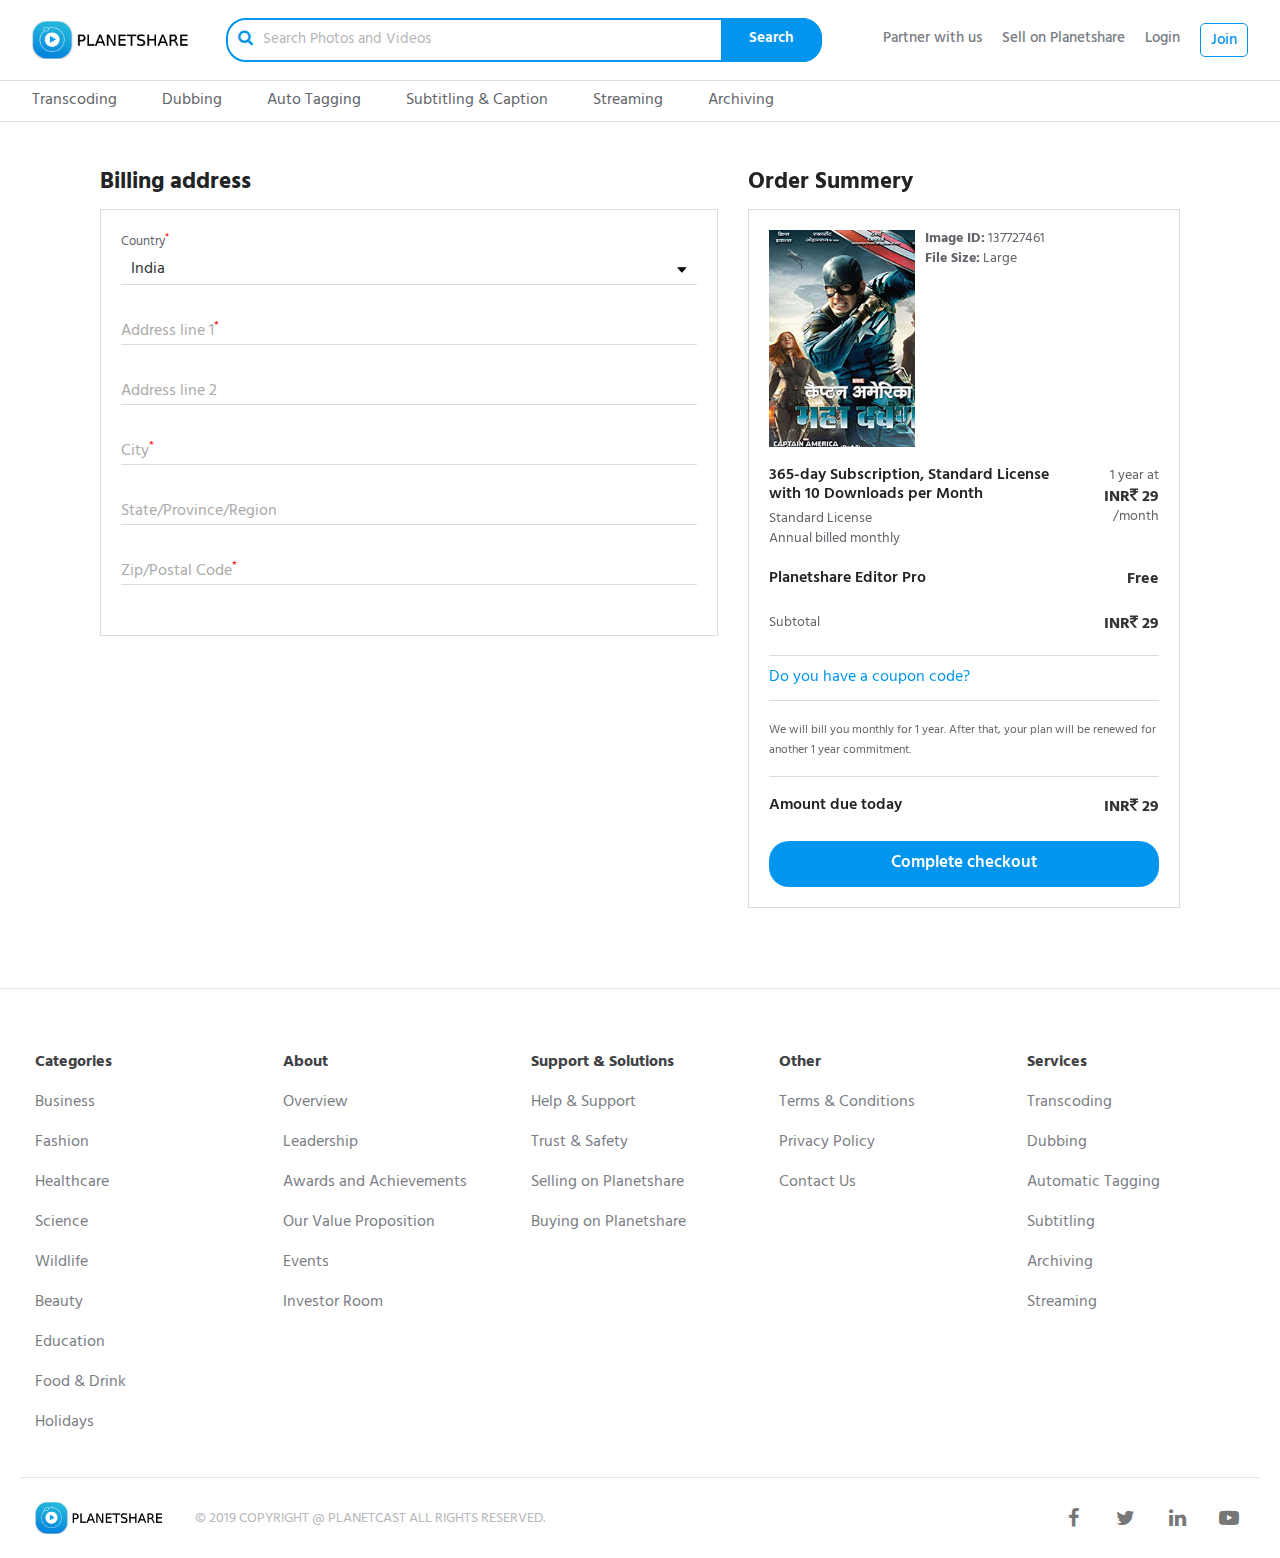
<file: new_planetshare_design/checkout.html>
<!DOCTYPE html>
<html>
<head>
	<title>PlanetShare</title>
    <meta charset="UTF-8">
    <meta name="description" content="Planetshare">
    <meta name="keywords" content="HTML,CSS,XML,JavaScript">
    <meta name="author" content="Planetshare">
    <meta name="viewport" content="width=device-width, initial-scale=1.0">
    <link href="https://fonts.googleapis.com/css?family=Hind+Guntur:300,400,500,600,700&display=swap" rel="stylesheet">
    <link rel='shortcut icon' type='image/png' href='images/favicon.png' />

    <link rel="stylesheet" href="css/bootstrap.min.css" type="text/css" />
    <link rel="stylesheet" href="css/owl.carousel.css" type="text/css" />   
    <link rel="stylesheet" href="css/animate.css" type="text/css" />
    <link rel="stylesheet" href="css/font-awesome.min.css" type="text/css" />
    <link rel="stylesheet" href="css/style.css" type="text/css" />
    <link rel="stylesheet" href="css/responsive.css" type="text/css" />

    <script src="js/jquery-3.3.1.min.js"></script>
    <script src="js/popper.min.js"></script>
	<script src="js/bootstrap.min.js"></script>
	<script src="js/owl.carousel.js"></script>
    <script src="js/wow.js"></script>
	<script src="js/custom.js"></script>
</head>

<body>
    <!--header-->
    <header class="home_header">
        <div class="header_wrap">
            <div class="header_row">
                <div class="logo">
                    <a href="index.html"><img src="images/logo.png" alt="" /></a>
                </div>
                <div class="searchbox">
                    <form action="javascript:;">
                        <div class="inputbox">
                            <i class="fa fa-search" aria-hidden="true"></i>
                            <input type="text" placeholder="Search Photos and Videos" />
                            <button type="submit">Search</button>
                        </div>
                        <div class="clearfix"></div>
                    </form>
                    <div class="clearfix"></div>
                </div>
                <nav class="planet_nav planet_nav_right">
                    <ul>
                        <li>
                            <a href="javascript:;">Partner with us</a>
                        </li>
                        <li>
                            <a href="javascript:;">Sell on Planetshare</a>
                        </li>
                        <li>
                            <a href="javascript:;">Login</a>
                        </li>
                        <li>
                            <a href="javascript:;" class="btn btn_join">Join</a>
                        </li>
                    </ul>
                </nav>
            </div>
            <div class="clearfix"></div>
        </div>
        <div class="header_bot">
            <div class="header_row">
                <nav class="navbar navbar-expand-md">
                    <button class="navbar-toggler" type="button" data-toggle="collapse" data-target="#collapsibleNavbar">
                        <span class="navbar-toggler-icon">X</span>
                    </button>
                    <div class="collapse navbar-collapse" id="collapsibleNavbar">
                        <ul class="navbar-nav">
                            <li class="nav-item dropdown">
                                <a class="nav-link dropdown-toggle" href="Javascript:;" data-toggle="dropdown">Transcoding</a>
                                <div class="dropdown-menu">
                                    <a class="dropdown-item" href="javascript:;">Logo Design <span class="fit-tag">new</span></a>
                                    <a class="dropdown-item" href="javascript:;">Business Cards & Stationery</a>
                                    <a class="dropdown-item" href="javascript:;">Illustration</a>
                                    <a class="dropdown-item" href="javascript:;">Brochure Design</a>
                                    <a class="dropdown-item" href="javascript:;">Poster Design</a>
                                    <a class="dropdown-item" href="javascript:;">Flyer Design</a>
                                    <a class="dropdown-item" href="javascript:;">Cartoons & Comics</a>
                                    <a class="dropdown-item" href="javascript:;">Portraits & Caricatures</a>
                                    <a class="dropdown-item" href="javascript:;">Packaging Design</a>
                                    <a class="dropdown-item" href="javascript:;">Infographic Design</a>
                                </div>
                            </li>
                            <li class="nav-item">
                                <a class="nav-link" href="javascript:;">Dubbing</a>
                            </li> 
                            <li class="nav-item">
                                <a class="nav-link" href="javascript:;">Auto Tagging</a>
                            </li> 
                            <li class="nav-item">
                                <a class="nav-link" href="javascript:;">Subtitling & Caption</a>
                            </li> 
                            <li class="nav-item">
                                <a class="nav-link" href="javascript:;">Streaming</a>
                            </li> 
                            <li class="nav-item">
                                <a class="nav-link" href="javascript:;">Archiving</a>
                            </li> 
                        </ul>
                    </div> 
                </nav>
            </div>
            <div class="clearfix"></div>
        </div>
    </header>

    <div class="sticky_header">
        <div class="container">
            <div class="logo">
                <a href="index.html"><img src="images/logo.png" alt="" /></a>
            </div>
            <!--Search Bar-->
            <div class="searchbox">
                <form action="javascript:;">
                    <div class="inputbox">
                        <i class="fa fa-search" aria-hidden="true"></i>
                        <input type="text" placeholder="Search Photos and Videos" />
                        <button type="submit">Search</button>
                    </div>
                    <div class="clearfix"></div>
                </form>
                <div class="clearfix"></div>
            </div>
            <!--end search bar-->
        </div>
    </div>
    <!--end header-->


    <!--Home content-->
    <section class="inner_cont checkout">
        <article class="checkout_p">
            <div class="container">
                <form class="check_form">
                    <div class="main_cont">
                        <div class="box">
                            <h2>Billing address</h2>
                            <div class="pay_info">
                                <div class="selectbox">
                                    <label class="small">Country<sup>*</sup></label>
                                    <select>
                                        <option>India</option>
                                        <option>India</option>
                                        <option>India</option>
                                        <option>India</option>
                                        <option>India</option>
                                        <option>India</option>
                                    </select>
                                </div>
                                <div class="inputbox">
                                    <input type="text" alt="" />
                                    <label>Address line 1<sup>*</sup></label>
                                    <span></span>
                                </div>
                                <div class="inputbox">
                                    <input type="text" alt="" />
                                    <label>Address line 2</label>
                                    <span></span>
                                </div>
                                <div class="inputbox">
                                    <input type="text" alt="" />
                                    <label>City<sup>*</sup></label>
                                    <span></span>
                                </div>
                                <div class="inputbox">
                                    <input type="text" alt="" />
                                    <label>State/Province/Region</label>
                                    <span></span>
                                </div>
                                <div class="inputbox">
                                    <input type="text" alt="" />
                                    <label>Zip/Postal Code<sup>*</sup></label>
                                    <span></span>
                                </div>
                            </div>
                        </div>
                    </div>
                    <aside class="sidebar_view sticky-top">
                        <h2>Order Summery</h2>
                        <div class="check_info">
                            <div class="img_info">
                                <div class="img">
                                    <img src="images/hollywood1.jpg" alt="" />
                                </div>
                                <div class="desc">
                                    <p><b>Image ID:</b> 137727461</p>
                                    <p><b>File Size:</b> Large</p>
                                </div>
                            </div>
                            <div class="pack_info">
                                <div class="box l">
                                    <h3>365-day Subscription, Standard License with 10 Downloads per Month</h3>
                                    <p>Standard License</p>
                                    <p>Annual billed monthly</p>
                                </div>
                                <div class="box r">
                                    <p>1 year at <b>INR<i class="fa fa-inr"></i> 29</b> /month</p>
                                </div>
                            </div>
                            <div class="pack_info">
                                <div class="box l">
                                    <h3>Planetshare Editor Pro</h3>
                                </div>
                                <div class="box r">
                                    <p><b>Free</b></p>
                                </div>
                            </div>
                            <div class="pack_info">
                                <div class="box l">
                                    <p>Subtotal</p>
                                </div>
                                <div class="box r">
                                    <p><b>INR<i class="fa fa-inr"></i> 29</b></p>
                                </div>
                            </div>
                            <div class="coupon">
                                <a href="javascript:" data-toggle="collapse" data-target="#coupon_code">Do you have a coupon code?</a>
                                <div id="coupon_code" class="apply_c collapse">
                                    <input type="text" alt="" />
                                    <label>Add a coupon code</label>
                                    <span></span>
                                    <button type="button" class="apply_btn">Apply</button>
                                </div>
                            </div>
                            <p class="small">We will bill you monthly for 1 year. After that, your plan will be renewed for another 1 year commitment.</p>
                            <div class="pack_info">
                                <div class="box l">
                                    <h3>Amount due today</h3>
                                </div>
                                <div class="box r">
                                    <p><b>INR<i class="fa fa-inr"></i> 29</b></p>
                                </div>
                            </div>
                            <div class="buttons">
                                <button type="button" class="btn btn_cart">Complete checkout</button>
                            </div>
                        </div>
                    </aside>
                </form>
            </div>
        </article>
        <div class="clearfix"></div>
    </section>
    <!--end home content-->


    <!--footer-->
    <footer class="h_footer">
        <article class="f_top">
            <div class="container">
                <div class="row">
                    <div class="col">
                        <div class="box">
                            <h5>Categories</h5>
                            <ul class="links">
                                <li><a href="javascript:;">Business</a></li>
                                <li><a href="javascript:;">Fashion</a></li>
                                <li><a href="javascript:;">Healthcare</a></li>
                                <li><a href="javascript:;">Science</a></li>
                                <li><a href="javascript:;">Wildlife</a></li>
                                <li><a href="javascript:;">Beauty</a></li>
                                <li><a href="javascript:;">Education</a></li>
                                <li><a href="javascript:;">Food & Drink</a></li>
                                <li><a href="javascript:;">Holidays</a></li>
                            </ul>
                        </div>
                    </div>
                    <div class="col">
                        <div class="box">
                            <h5>About</h5>
                            <ul class="links">
                                <li><a href="javascript:;">Overview</a></li>
                                <li><a href="javascript:;">Leadership</a></li>
                                <li><a href="javascript:;">Awards and Achievements</a></li>
                                <li><a href="javascript:;">Our Value Proposition</a></li>
                                <li><a href="javascript:;">Events</a></li>
                                <li><a href="javascript:;">Investor Room</a></li>
                            </ul>
                        </div>
                    </div>
                    <div class="col">
                        <div class="box">
                            <h5>Support & Solutions</h5>
                            <ul class="links">
                                <li><a href="javascript:;">Help & Support</a></li>
                                <li><a href="javascript:;">Trust & Safety</a></li>
                                <li><a href="javascript:;">Selling on Planetshare</a></li>
                                <li><a href="javascript:;">Buying on Planetshare</a></li>
                            </ul>
                        </div>
                    </div>
                    <div class="col">
                        <div class="box">
                            <h5>Other</h5>
                            <ul class="links">
                                <li><a href="javascript:;">Terms & Conditions</a></li>
                                <li><a href="javascript:;">Privacy Policy</a></li>
                                <li><a href="javascript:;">Contact Us</a></li>
                            </ul>
                        </div>
                    </div>
                    <div class="col">
                        <div class="box">
                            <h5>Services</h5>
                            <ul class="links">
                                <li><a href="javascript:;">Transcoding</a></li>
                                <li><a href="javascript:;">Dubbing</a></li>
                                <li><a href="javascript:;">Automatic Tagging</a></li>
                                <li><a href="javascript:;">Subtitling</a></li>
                                <li><a href="javascript:;">Archiving</a></li>
                                <li><a href="javascript:;">Streaming</a></li>
                            </ul>
                        </div>
                    </div>
                </div>
            </div>
        </article>
        <article class="f_bot">
            <div class="container">
                <div class="row">
                    <div class="col col-md-6">
                        <div class="box">
                            <div class="f_logo">
                                <a href="javascript:;"><img src="images/logo.png" alt="" /></a>
                            </div>
                            <div class="copy">
                                <p>© 2019 COPYRIGHT @ PLANETCAST ALL RIGHTS RESERVED.</p>
                            </div>
                        </div>
                    </div>
                    <div class="col col-md-6">
                        <div class="box">
                            <ul class="foot_social">
                                <li>
                                    <a href="https://www.facebook.com/Planetshare/" target="_blank"><i class="fa fa-facebook"></i></a>
                                </li>
                                <li>
                                    <a href="https://twitter.com/Planetshare_" target="_blank"><i class="fa fa-twitter"></i></a>
                                </li>
                                <li>
                                    <a href="   https://www.linkedin.com/company/planetshare" target="_blank"><i class="fa fa-linkedin"></i></a>
                                </li>
                                <li>
                                    <a href="https://www.youtube.com/channel/UC3WZWabEFmWwwkZtwGoRfVA" target="_blank"><i class="fa fa-youtube-play" aria-hidden="true"></i></a>
                                </li>
                            </ul>
                        </div>
                    </div>
                </div>
            </div>
        </article>
        <div class="clearfix"></div>
    </footer>
    <!--end footer-->
</body>

</html>
</file>
<file: new_planetshare_design/css/viewer.css>
/*!
 * Viewer v0.5.0
 * https://github.com/fengyuanchen/viewer
 *
 * Copyright (c) 2015-2016 Fengyuan Chen
 * Released under the MIT license
 *
 * Date: 2016-01-21T09:59:45.429Z
 */
.viewer-zoom-in:before,
.viewer-zoom-out:before,
.viewer-one-to-one:before,
.viewer-reset:before,
.viewer-prev:before,
.viewer-play:before,
.viewer-next:before,
.viewer-rotate-left:before,
.viewer-rotate-right:before,
.viewer-flip-horizontal:before,
.viewer-flip-vertical:before,
.viewer-fullscreen:before,
.viewer-fullscreen-exit:before,
.viewer-close:before {
  font-size: 0;
  line-height: 0;

  display: block;

  width: 20px;
  height: 20px;

  color: transparent; 
  background-image: url('[data-uri]');
  background-repeat: no-repeat;
}

.viewer-zoom-in:before {
  content: 'Zoom In';

  background-position: 0 0;
}

.viewer-zoom-out:before {
  content: 'Zoom Out';

  background-position: -20px 0;
}

.viewer-one-to-one:before {
  content: 'One to One';

  background-position: -40px 0;
}

.viewer-reset:before {
  content: 'Reset';

  background-position: -60px 0;
}

.viewer-prev:before {
  content: 'Previous';

  background-position: -80px 0;
}

.viewer-play:before {
  content: 'Play';

  background-position: -100px 0;
}

.viewer-next:before {
  content: 'Next';

  background-position: -120px 0;
}

.viewer-rotate-left:before {
  content: 'Rotate Left';

  background-position: -140px 0;
}

.viewer-rotate-right:before {
  content: 'Rotate Right';

  background-position: -160px 0;
}

.viewer-flip-horizontal:before {
  content: 'Flip Horizontal';

  background-position: -180px 0;
}

.viewer-flip-vertical:before {
  content: 'Flip Vertical';

  background-position: -200px 0;
}

.viewer-fullscreen:before {
  content: 'Enter Full Screen';

  background-position: -220px 0;
}

.viewer-fullscreen-exit:before {
  content: 'Exit Full Screen';

  background-position: -240px 0;
}

.viewer-close:before {
      content: 'X';
    background: none;
    color: #fff;
    display: block;
    font-size: 20px;
    line-height: 20px;
}

.viewer-container {
  font-size: 0;
  line-height: 0;

  position: absolute;
  top: 0;
  right: 0;
  bottom: 0;
  left: 0;

  overflow: hidden;

  -webkit-user-select: none;
     -moz-user-select: none;
      -ms-user-select: none;
          user-select: none;

  background-color: #000;
  background-color: rgba(0, 0, 0, 0.39);

  direction: ltr !important;
  -ms-touch-action: none;
      touch-action: none;
  -webkit-tap-highlight-color: transparent;
  -webkit-touch-callout: none;
}
.viewer-container::-moz-selection,
.viewer-container *::-moz-selection {
  background-color: transparent;
}
.viewer-container::selection,
.viewer-container *::selection {
  background-color: transparent;
}
.viewer-container img{
  display: block;

  width: 100%;
  min-width: 0 !important;
  max-width: none !important;
  height: auto;
  min-height: 0 !important;
  max-height: none !important;
}

.viewer-canvas {
  position: absolute;
  top: 0;
  right: 0;
  bottom: 0;
  left: 0;
    background-color: rgba(0, 0, 0, 0.73);
  overflow: hidden;
}
.viewer-canvas > img {
  width: auto;
  max-width: 90% !important;
  height: auto;
  margin: 15px auto;
}

.viewer-footer {
  position: absolute;
  right: 0;
  bottom: 0;
  left: 0;
  overflow: hidden;
  text-align: center;
}

.viewer-navbar {
  overflow: hidden;

  background-color: #000;
  background-color: rgba(0, 0, 0, .5);
}

.viewer-list {
  overflow: hidden;

  -webkit-box-sizing: content-box;
     -moz-box-sizing: content-box;
          box-sizing: content-box;
  height: 50px;
  margin: 0;
  padding: 1px 0;
}
.viewer-list > li {
  font-size: 0;
  line-height: 0;
  float: left;
  overflow: hidden;
  width: 30px;
  height: 50px;
  cursor: pointer; 
  opacity: .5;
  color: transparent;
  filter: alpha(opacity=50);
}
.viewer-list > li + li {
  margin-left: 1px;
}
.viewer-list > .viewer-active {
  opacity: 1;

  filter: alpha(opacity=100);
}

.viewer-player {
  position: absolute;
  top: 0;
  right: 0;
  bottom: 0;
  left: 0;

  display: none;

  cursor: none; 

  background-color: #000;
}
.viewer-player > img {
  position: absolute;
  top: 0;
  left: 0;
}

.viewer-toolbar {
  overflow: hidden;

  width: 280px;
  margin: 0 auto 5px;
  padding: 3px 0;
}
.viewer-toolbar > li {
  float: left;
  overflow: hidden;

  width: 24px;
  height: 24px;

  cursor: pointer; 

  border-radius: 50%;
  background-color: #000;
  background-color: rgba(0, 0, 0, .5) !important;
}
.viewer-toolbar > li:hover {
  background-color: #000;
  background-color: rgba(0, 0, 0, .8);
}
.viewer-toolbar > li:before {
  margin: 2px;
}
.viewer-toolbar > li + li {
  margin-left: 1px;
}
.viewer-toolbar > .viewer-play {
  width: 30px;
  height: 30px;
  margin-top: -3px;
  margin-bottom: -3px;
}
.viewer-toolbar > .viewer-play:before {
  margin: 5px;
}

.viewer-tooltip {
  font-size: 12px;
  line-height: 20px;

  position: absolute;
  top: 50%;
  left: 50%;

  display: none;

  width: 50px;
  height: 20px;
  margin-top: -10px;
  margin-left: -25px;

  text-align: center;

  color: #fff;
  border-radius: 10px;
  background-color: #000;
  background-color: rgba(0, 0, 0, .8);
}

.viewer-title {
      font-size: 17px;
    line-height: 17px;
    display: inline-block;
    overflow: hidden;
    max-width: 90%;
    margin: 0 5% 5px;
    white-space: nowrap;
    text-overflow: ellipsis;
    opacity: 1;
    color: #fff;
    filter: alpha(opacity=80); 
	display:none;

    font-family: 'helveticaneuelight';
}
.viewer-title:hover {
  opacity: 1;

  filter: alpha(opacity=100);
}

.viewer-button {
     position: absolute;
    top:0px;
    right: -35px;
    overflow: hidden;
    width: 75px;
    height: 50px;
    cursor: pointer;
    background-color: rgba(0, 0, 0, .5);
    background-color: #000;

}
.viewer-button:before {
  position: absolute;
  bottom: 15px;
  left: 15px;
}

.viewer-fixed {
  position: fixed;
}

.viewer-open {
  overflow: hidden;
}

.viewer-show {
  display: block;
}

.viewer-hide {
  display: none;
}

.viewer-invisible {
  visibility: hidden;
}

.viewer-move {
  cursor: move;
  cursor: -webkit-grab;
  cursor:    -moz-grab;
  cursor:         grab;
}

.viewer-fade {
  opacity: 0;

  filter: alpha(opacity=0);
}

.viewer-in {
  opacity: 1;

  filter: alpha(opacity=100);
}

.viewer-transition {
  -webkit-transition: all .3s ease-out;
       -o-transition: all .3s ease-out;
          transition: all .3s ease-out;
}

@media (max-width: 767px) {
  .viewer-hide-xs-down {
    display: none;
  }
}

@media (max-width: 991px) {
  .viewer-hide-sm-down {
    display: none;
  }
}

@media (max-width: 1199px) {
  .viewer-hide-md-down {
    display: none;
  }
}
</file>
<file: new_planetshare_design/css/style.css>
/*font-family: 'Hind Guntur', sans-serif;*/

body { margin: 0px; position: relative; padding: 0px; overflow-x: hidden; font-family: 'Hind Guntur', sans-serif; font-weight: 400; font-size: 16px; color:#62646a; line-height: 24px; }


/*===========================common css=================================*/
ul, li, ol { list-style: none; list-style-type: none; padding: 0px; margin: 0px; }
a { display: block; }
*:focus { outline: none !important; outline: 0; }
a:hover, a:focus { outline: none; color:#0195ed; text-decoration: none; }
img { max-width: 100%; max-height: 100%; }

p { font-weight: 400; font-size: 16px; line-height: 24px; color:#62646a; }
strong { font-weight: 600; }

h1, h2, h3, h4, h5, h6 {
    font-family: 'Hind Guntur', sans-serif; font-weight: 700; color:#222325;
}
h1 { font-size: 40px; }
h2 { font-size: 30px; }
h3 { font-size: 25px; }
h4 { font-size: 18px; }
h5 { font-size: 14px; }
h6 { font-size: 12px; }

.h2_ttl { width: 100%; text-align: center; }
h2.h2 { font-weight: 300; display: inline-block; position: relative; text-transform: uppercase; letter-spacing: 1px; margin-bottom: 20px; }
h2.h2 span { display:inline-block; position: relative;}
h2.h2 span:before { content: ""; width: 80px; height: 3px; bottom: -3px; left: 50%; position: absolute; background:#0195ed; transform: translateX(-50%); -moz-transform: translateX(-50%); webkit-transform: translateX(-50%); -ms-transform: translateX(-50%); }
/*h2.h2 span:before { content: ""; width: 2px; height: 22px; top: 9%; background:#222325; position: absolute; left: -13px; }
h2.h2 span:after { content: ""; width: 2px; height: 22px; top: 9%; background:#222325; position: absolute; right: -13px; }
h2.h2:before { content: ""; width: 128px; height: 1px; top: 38%; background: #222325; position: absolute;  left: -140px; }
h2.h2:after { content: ""; width: 128px; height: 1px; top: 38%; background: #222325; position: absolute;  right: -140px; }*/

/*placeholder*/
::-webkit-input-placeholder { /* Chrome/Opera/Safari */
    color: rgba(102, 102, 102, 0.5); font-size: 15px;
  }
  ::-moz-placeholder { /* Firefox 19+ */
    color: rgba(102, 102, 102, 0.5); font-size: 15px;
  }
  :-ms-input-placeholder { /* IE 10+ */
    color: rgba(102, 102, 102, 0.5); font-size: 15px;
  }
  :-moz-placeholder { /* Firefox 18- */
    color: rgba(102, 102, 102, 0.5); font-size: 15px;
  }
/*===========================end common css================================*/


/*====btn====*/
a.btn { display: inline-block; padding: 5px 10px; border-radius: 5px; text-align: center; 
  color:#0195ed !important; border: 1px solid #0195ed ; }
a.btn:hover, a.btn:focus { outline: none; background:#0195ed; color:#fff !important; }

button.btndefault, a.btndefault {
  display: inline-block; padding: 10px 20px; min-width: 150px; height: 45px; line-height: 25px; border:0px; border-radius: 5px; text-align: center; color:#fff; font-weight: 600; background:#0195ed;
}
button.btndefault:hover, a.btndefault:hover {
  background:#489ed2;
}
/*==end btn==*/



/*==================================header=============================*/
.home_header { width: 100%; background:#fff; position: relative;z-index: 99999; padding: 0px; transition: 0.5s ease-in-out; -moz-transition: 0.5s ease-in-out; -webkit-transition: 0.5s ease-in-out; -ms-transition: 0.5s ease-in-out; }

.header_row {
  -webkit-flex-wrap: nowrap;
    -ms-flex-wrap: nowrap;
    flex-wrap: nowrap;
    -webkit-box-pack: start;
    -webkit-justify-content: flex-start;
    -ms-flex-pack: start;
    justify-content: flex-start;
    -webkit-box-align: center;
    -webkit-align-items: center;
    -ms-flex-align: center;
    align-items: center;
    -webkit-align-content: center;
    -ms-flex-line-pack: center;
    align-content: center;
    height: 80px;
    display:flex;
    max-width: 1400px;
    margin: 0 auto;
    padding: 0 32px;
}
.header_bot { border-top: 1px solid #ddd; box-shadow: 0px 1px 0px #ddd; -moz-box-shadow: 0px 1px 0px #ddd; -webkit-box-shadow: 0px 1px 0px #ddd; -ms-box-shadow: 0px 1px 0px #ddd; }
.header_bot .header_row {
  height: auto;
}

.home_header .logo { display:inline-block; margin-right: 35px; }
.home_header .logo a {display: inline-block; height: 39px; }

.planet_nav {
  -webkit-box-flex: 1;
  -webkit-flex-grow: 1;
  -ms-flex-positive: 1;
  flex-grow: 1;
  -webkit-box-pack: end;
  -webkit-justify-content: flex-end;
  -ms-flex-pack: end;
  justify-content: flex-end;
  display: flex;
}
.planet_nav > ul {
  display: -webkit-box;
  display: -webkit-flex;
  display: -ms-flexbox;
  display: flex;
  -webkit-box-align: center;
  -webkit-align-items: center;
  -ms-flex-align: center;
  align-items: center;
}
.planet_nav > ul > li { padding-left: 24px; }
.planet_nav > ul > li:first-child { padding-left: 0px; }
.planet_nav > ul > li > a { color:#7a7d85; font-weight: 500; font-size: 15px; }
.planet_nav > ul > li > a:hover { color:#0195ed; }
.planet_nav > ul > li.dropdown > a > i { font-size: 20px; }
.planet_nav > ul > li.dropdown > a > span > img { display: inline-block; width: 30px; height: 30px; border-radius: 50%; }
.planet_nav > ul > li.dropdown > a > span { display: inline-block; position: relative; }
.planet_nav > ul > li.dropdown > a > span:after { content: ""; display: inline-block; border-radius: 50%; height: 6px; width: 6px; position: absolute; top: 0px; right: 0px; background: #0195ed; }
.planet_nav a.switch_link { color:#0195ed; }

.home_header .navbar { position: inherit; padding: 0px; margin: 0px; }
.home_header .navbar-expand-md .navbar-collapse { width: 100%; }
.home_header .navbar .navbar-nav { float: left; }
.home_header .navbar .navbar-nav .nav-item { padding: 0px 10px 0px; margin-left: 25px; }
.home_header .navbar .navbar-nav .nav-item:first-child { margin-left: 0px; padding-left: 0px; }
.home_header .navbar .navbar-nav .nav-link { display: block; position: relative; font-size: 16px; line-height: 24px; color:#62646a; padding: 8px 0; }
.home_header .navbar .navbar-nav .nav-link:after { display:none;}
.home_header .navbar .navbar-nav .nav-link:before { content:""; display: none; height: 3px; width: 100%;  position: absolute; bottom: 0px; left: 0px; background:#0195ed; }
.home_header .navbar .navbar-nav .nav-item:hover .nav-link { color:#0195ed; }
.home_header .navbar .navbar-nav .nav-item.dropdown:hover .nav-link:before { display:block; }

.home_header .header_wrap .dropdown .dropdown-menu {
    -webkit-transition: all 0.5s;
    -moz-transition: all 0.5s;
    -ms-transition: all 0.5s;
    -o-transition: all 0.5s;
    transition: all 0.5s;
    max-height: 0;
    display: block;
    overflow: hidden;
    opacity: 0;
    right: 0px;
    left: auto;
    visibility:hidden;
    min-width: 198px;
}
.home_header .header_wrap .dropdown.show .dropdown-menu {
    max-height: 300px;
    opacity: 1;
    visibility: visible;
    -webkit-transition: all 0.5s;
    -moz-transition: all 0.5s;
    -ms-transition: all 0.5s;
    -o-transition: all 0.5s;
    transition: all 0.5s;
}
.home_header .navbar .dropdown .dropdown-menu {
    transition: none;
    display: block;
    overflow: hidden;
    opacity: 0;
    left: -10px;
    top: 38px;
    visibility: hidden;
    min-width: 450px;
    border-radius: 0px;
    z-index: 99999;
    padding: 20px 32px;
    background:#fff;
    border: 1px solid #e5e5e5;
    -webkit-box-shadow: 0 1px 3px #ddd;
    box-shadow: 0 1px 3px #ddd;
    -webkit-column-count: 2;
    -moz-column-count: 2;
    column-count: 2;
    -webkit-column-gap: 50px;
    -moz-column-gap: 50px;
    column-gap: 50px;
}
.home_header .navbar .navbar-nav .nav-item:nth-child(n+5) .dropdown-menu { left: auto; right: -10px; }
.home_header .navbar .dropdown.show .dropdown-menu {
    opacity: 1;
    visibility: visible;
    transition: none;
}
.home_header .navbar .dropdown .dropdown-menu:before { content: ""; display: inline-block; position: absolute; top: -5px; left: 30px; width: 0; height: 0; border-left: 5px solid transparent; border-right: 5px solid transparent;  border-bottom: 5px solid black; }

.home_header .navbar .dropdown-menu .dropdown-item {
  white-space: nowrap;
  -webkit-column-break-inside: avoid;
  -moz-column-break-inside: avoid;
  break-inside: avoid;
  -webkit-box-align: baseline;
  -webkit-align-items: baseline;
  -ms-flex-align: baseline;
  align-items: baseline;
  display: flex;
  display: block;
  position: relative;
  font-size: 16px;
  padding: 8px 0px;
  color:#62646a;
}
.home_header .navbar .dropdown-menu .dropdown-item span.fit-tag {
  display: inline-block;
  padding: 3px 7px;
  border-width: 1px;
  border-style: solid;
  border-radius: 999px;
  text-decoration: none;
  text-align: center;
  text-transform: uppercase;
  color: #0195ed;
  border:1px solid #0195ed;
  font-size: 10px;
  font-weight: 700;
  letter-spacing: .05em;
  line-height: 15px;
  height: 20px;
}
.home_header .navbar .dropdown-menu .dropdown-item:focus, .home_header .navbar .dropdown-menu .dropdown-item:hover { text-decoration: underline; }

body.headerfix .home_header { box-shadow: 0px 0px 12px -4px #000; -moz-box-shadow: 0px 0px 12px -4px #000; -webkit-box-shadow: 0px 0px 12px -4px #000; -ms-box-shadow: 0px 0px 12px -4px #000; }
/*==================================end header=============================*/


/*===display user info===*/
.planet_nav > ul > li > a.btn_join { padding: 7px 10px 3px 10px; }
.planet_nav > ul > li { padding-left: 20px; }
.planet_nav > ul > li.user_infodet { position: relative; } 
.planet_nav > ul > li > a.icon_user_login { font-size: 16px; }
.planet_nav > ul > li.user_infodet .overlay { position: fixed; top: 0px; left: -100%; height: 100vh; width: 100%; background:rgba(0, 0, 0, 0.5); transition: 0.5s ease-in-out; -moz-transition: 0.5s ease-in-out; -webkit-transition: 0.5s ease-in-out; z-index: 999; }
.planet_nav > ul > li .user_infobox { position: fixed; top: 0px; padding: 40px 15px 20px; width: 300px; right: -300px; height: 100vh; overflow-y:auto; display: inline-block; background:#fff; transition: 0.5s ease-in-out; -moz-transition: 0.5s ease-in-out; -webkit-transition: 0.5s ease-in-out; z-index: 9999; }
.planet_nav > ul > li .user_infobox::-webkit-scrollbar-track {-webkit-box-shadow: none; background-color: #ccc; }
.planet_nav > ul > li .user_infobox::-webkit-scrollbar{width: 1px;background-color: #fff;  }
.planet_nav > ul > li .user_infobox::-webkit-scrollbar-thumb {background-color: #777; border: 1px solid #444;  }
.planet_nav > ul > li .user_infobox .closebtn { font-size: 20px; position: absolute; top: 15px; right: 15px; display:inline-block; cursor:pointer; }
.planet_nav > ul > li .user_infobox span.closebtn:hover { color:#0195ed; }
.planet_nav > ul > li .user_infobox * { font-size: 14px; }
.planet_nav > ul > li .user_infobox h3 { font-size: 16px; line-height: 24px; font-weight: 600; margin-bottom: 0px; }
.planet_nav > ul > li .user_infobox .user_name { position: relative; margin-bottom: 20px; }
.planet_nav > ul > li .user_infobox .user_name { width: 100%; padding-bottom: 10px; border-bottom: 1px solid #ddd; }
.planet_nav > ul > li .user_infobox .user_name a { position: absolute; display:inline-block; right: 0px; top: 11px; color:#000; }
.planet_nav > ul > li .user_infobox .user_name a i { font-size: 19px; }
.planet_nav .user_infobox .browse_plan { width: 100%; }
.planet_nav .user_infobox .browse_plan h3 { margin-bottom: 10px; }
.planet_nav .user_infobox .browse_list { display:flex; flex-flow:row wrap; justify-content: flex-start; }
.planet_nav .user_infobox .browse_list li { padding-right: 10px; margin-bottom: 10px; flex:0 0 50%; -moz-flex:0 0 50%; -webkit-flex:0 0 50%; -ms-flex:0 0 50%; }
.planet_nav .user_infobox .browse_list li a:hover { text-decoration: underline; }
.planet_nav .user_infobox .links { width: 100%; padding-top: 20px; border-top: 1px solid #ddd; }
.planet_nav .user_infobox .links ul.link_list { width: 100%; }
.planet_nav .user_infobox .links ul.link_list > li { width: 100%; margin-bottom: 15px; }
.planet_nav .user_infobox .links ul.link_list > li > a { position: relative; width: 100%; padding-left: 30px; display:inline-block; color:#333; font-weight: 600; font-size: 16px; line-height: 24px; }
.planet_nav .user_infobox .links ul.link_list > li > a > i { position: absolute; display:inline-block; left: 0px; top: 3px; }
.planet_nav .user_infobox .links ul.link_list > li.features > a:before { position: absolute; right: 0px; top: 0px; content: "\f107"; display:inline-block; font-family:FontAwesome; }
.planet_nav .user_infobox .links ul.link_list > li.features > a[aria-expanded="true"]:before { content:"\f106"; }
.planet_nav .user_infobox .links ul.features_list { width: 100%; margin-top: 10px; }
.planet_nav .user_infobox .links ul.features_list li { width: 100%; padding-left: 30px; margin-bottom: 10px;  }
.planet_nav .user_infobox .links ul.features_list li a { font-size: 16px; color:#62646a; }
.planet_nav .user_infobox .links ul.features_list li a:hover { color:#0195ed; }
.planet_nav .user_infobox .features ul.show, .planet_nav .user_infobox .features ul.collapsing {
  display:block !important;
}
body.bfix { overflow: hidden; }
body.bfix .planet_nav > ul > li.user_infodet .overlay { left:0px; transition: 0.5s ease-in-out; -moz-transition: 0.5s ease-in-out; -webkit-transition: 0.5s ease-in-out; }
body.bfix .planet_nav > ul > li.user_infodet .user_infobox { right: 0px; transition: 0.5s ease-in-out; -moz-transition: 0.5s ease-in-out; -webkit-transition: 0.5s ease-in-out; }
/*===end user info====*/



/*=============================Searchbox=============================*/
.searchbox {
  margin-top: 0;
  -webkit-box-ordinal-group: 1;
  -webkit-order: 0;
  -ms-flex-order: 0;
  order: 0;
  width: 49%;
}
.searchbox form { width: 100%;}
.searchbox form .inputbox { width: 100%; border: 2px solid #0195ed; border-radius: 20px; position: relative; }
.searchbox form .inputbox i { position: absolute; top: 9px; left: 10px; color:#0195ed; }
.searchbox form .inputbox input { padding: 9px 105px 9px 35px; color: #7a7d85; height: 40px; border: 0px; width: 100%; border-radius: 20px; font-size: 15px; }
.searchbox form .inputbox button { display: inline-block; width: 101px; height: 44px; padding: 9px 10px; line-height: 24px; color:#fff; text-align: center; font-size: 15px; font-weight: 600; border: 0px; border-radius: 0px; background:#0195ed; position: absolute; top:-2px; right: -2px; border-top-right-radius: 20px; border-bottom-right-radius: 20px; }
/*===========================end search box=========================*/


/*====sticky header====*/
.sticky_header { width: 100%; padding: 10px 0px 10px; position: fixed; top: -62px; left: 0px; width: 100%; display: block; background: #fff; z-index: 9999; transition: 0.5s ease-in-out; -moz-transition: 0.5s ease-in-out; -webkit-transition: 0.5s ease-in-out; -ms-transition: 0.5s ease-in-out; }
.sticky_header .container { display: flex; flex-wrap: wrap; flex-direction: row; justify-content: space-between; }
.sticky_header .logo { display:inline-block; margin-right: 35px; }
.sticky_header .logo a {display: inline-block; height: 39px; }
.sticky_header .searchbox { width: calc(100% - 200px); }
body.headerfix .sticky_header { top: 0px; box-shadow: 0px 0px 12px -4px #000; -moz-box-shadow: 0px 0px 12px -4px #000; -webkit-box-shadow: 0px 0px 12px -4px #000; -ms-box-shadow: 0px 0px 12px -4px #000; transition: 0.5s ease-in-out; -moz-transition: 0.5s ease-in-out; -webkit-transition: 0.5s ease-in-out; -ms-transition: 0.5s ease-in-out; }
/*==end sticky header==*/


/*===dashboard header===*/
.dash_header .planet_nav { display: flex; flex-flow: row wrap; justify-content: space-between; } 
.dash_header { border-bottom: 1px solid #e5e5e5; }
.dash_header .planet_nav li.dropdown .dropdown-menu a:hover { color: #007bff; }
/*=end dashboard header=*/


/*=======home banner=====*/
.home_banner { width: 100%; position: relative; height: 440px; z-index: 9; }
.home_banner .owl-carousel { width: 100%; height: 100%; position: relative; }
.home_banner .owl-carousel .owl-stage-outer,
.home_banner .owl-carousel .owl-stage,
.home_banner .owl-carousel .owl-item,
.home_banner .owl-carousel .item,
.home_banner .owl-carousel .box { height: 100%; }
.home_banner .item .box > img { position: relative; width: 100%; height: 100%; } 
.home_banner .caption { position: absolute; display: inline-block;  width: 100%; left: 0px; top: 50%; transform: translateY(-50%); -moz-transform: translateY(-50%); -webkit-transform: translateY(-50%); -ms-transform: translateY(-50%);  }
.home_banner .caption .icon { width: 100%; margin-bottom: 20px; }  
.home_banner .caption img { max-width: 200px; }
.home_banner .caption p.desc { font-size: 44px; margin-bottom: 0px; line-height: 54px; max-width: 700px; color:#fff; transition: 0.5s ease-in-out; -moz-transition: 0.5s ease-in-out; -webkit-transition: 0.5s ease-in-out;  } 
.home_banner .caption a.more { display: inline-block; color:#0195ed; font-weight: 500; line-height: 23px; font-size: 16px; margin-top: 10px; margin-left: 3px; }
.home_banner .caption a.more i { margin-left: 5px; font-size: 18px; left: 0px; position: relative; top: 1px; transition: 0.5s ease-in-out; -moz-transition: 0.5s ease-in-out; -webkit-transition: 0.5s ease-in-out; } 
.home_banner .caption a.more:hover i { left: 5px; transition: 0.5s ease-in-out; -moz-transition: 0.5s ease-in-out; -webkit-transition: 0.5s ease-in-out; }

.home_banner .owl-nav div { position: absolute; display: inline-block; width: 50px; height: 100%; left: -50px; top: 0px; line-height: 100%; text-align: center; color:#fff; background:transparent; transition: 0.5s ease-in-out; -moz-transition: 0.5s ease-in-out; -webkit-transition: 0.5s ease-in-out; }
.home_banner .owl-nav div i { position: absolute; font-size: 50px; top: 50%; left: 50%; transform: translate(-50%, -50%); -moz-transform: translate(-50%, -50%); -webkit-transform: translate(-50%, -50%); -ms-transform: translate(-50%, -50%); }
.home_banner .owl-nav div.owl-next { left: auto; right: -50px; transition: 0.5s ease-in-out; -moz-transition: 0.5s ease-in-out; -webkit-transition: 0.5s ease-in-out; }

.home_banner .owl-carousel:hover .owl-nav div { left: 0px; }
.home_banner .owl-carousel:hover .owl-nav div.owl-next { left: auto; right: 0px; }
.home_banner .owl-carousel:hover p.desc { padding-left: 50px; font-size: 41px; transition: 0.5s ease-in-out; -moz-transition: 0.5s ease-in-out; -webkit-transition: 0.5s ease-in-out;  }
/*====end home banner====*/


/*===inner banner===*/
.inner_banner { width: 100%; height: 540px; background: #000; }
.inner_banner .box { width: 100%; height: 100%; position: relative; }
.inner_banner .box video { width: 100%; top:0px; position: fixed; z-index: 0; height: 100%; background:#000; }
.inner_banner .caption { position: absolute; padding: 0px 15px; display: inline-block;  width: 100%; left: 0px; top: 50%; transform: translateY(-50%); -moz-transform: translateY(-50%); -webkit-transform: translateY(-50%); -ms-transform: translateY(-50%); }
.inner_banner .caption .container { max-width: 1310px; text-align: center; }
.inner_banner .caption h2 { color:#fff; font-size: 50px; line-height: 50px; text-shadow: 0px 3px 4px #000; -moz-text-shadow: 0px 3px 4px #000; -webkit-text-shadow: 0px 3px 4px #000; }
.inner_banner .caption p { font-size: 24px; line-height: 32px; color:#fff; text-shadow: 0px 3px 4px #000; -moz-text-shadow: 0px 3px 4px #000; -webkit-text-shadow: 0px 3px 4px #000; }
.inner_banner .timeframe { width: 100%; padding: 25px 0px 3px; position: absolute; bottom: 0px; z-index: 2;   background: rgba(255,255,255,.3); }
.inner_banner .timeframe .container { max-width: 1310px; text-align: center; }
.inner_banner .timeframe ul { display: flex; flex-direction: row; flex-wrap: wrap; justify-content: space-between; }
.inner_banner .timeframe ul li { width: 33.33%; }
.inner_banner .timeframe ul li p { margin-bottom: 10px; font-size: 22px; line-height: 24px; color:#fff; }
.inner_banner .timeframe ul li span { font-size: 45px; color:#fff; display:inline-block; line-height: 48px; }
.inner_banner .timeframe ul li span i { margin-right: 1px; font-size: 37px; }
/*==end inner banner=*/


/*===inner_banner1===*/
.inner_banner1 { width: 100%; height: auto; }
.inner_banner1 .box { width: 100%; }
.inner_banner1 .box img { max-width:100%; }
/*==end inner_banner1==*/


/*===service banner===*/
.ser_banner { width: 100%; background:#ddd url("../images/ser_banner_bg.jpg") center top no-repeat; background-size:cover; position: relative; }
.ser_banner .container .cont_area { padding: 40px 15px 30px; }
.ser_banner h2 { font-size: 38px; font-weight: 600; text-transform: uppercase; color: #fff; text-align: center; }
.ser_banner h2 span { text-transform: none; font-weight: 300; }
.ser_banner p.txt { font-size: 25px; color:#fff; font-weight: 300; text-align: center; }
.ser_banner .cont_area ul { display: flex; flex-flow: row wrap; justify-content: center; }
.ser_banner .cont_area ul li { padding: 0px 35px;  }
.ser_banner .cont_area ul li a { width: 100%; transition: 0.3s ease-in-out; -moz-transition: 0.3s ease-in-out; -webkit-transition: 0.3s ease-in-out; }
.ser_banner .cont_area ul li a:hover { transform: scale(1.1); -moz-transform: scale(1.1); -webkit-transform: scale(1.1); -ms-transform: scale(1.1); transition: 0.3s ease-in-out; -moz-transition: 0.3s ease-in-out; -webkit-transition: 0.3s ease-in-out; }
.ser_banner .cont_area ul li .img { width: 324px; margin-bottom: 30px; display: inline-block; position: relative; position: relative; }
.ser_banner .cont_area ul li .img > img { width: 100%; }
.ser_banner .cont_area ul li .desc { width: 100%; text-align: center; }
.ser_banner .cont_area ul li .desc h3 { font-size: 38px; font-weight: 300; line-height: 40px; text-transform: uppercase; color:#688b91; }
.ser_banner .cont_area ul li .desc p { font-size: 18px; color:#fff; font-weight: 300; }
.ser_banner .cont_area ul li .desc .brdr { border-top: 0px; margin-bottom: 10px; text-align: center; position: relative; }
.ser_banner .cont_area ul li .desc .brdr span { position: relative; display: inline-block; height: 25px; width: 25px; border-radius: 50%; text-align: center; line-height: 30px; color:#000; background:#688b91; }
.ser_banner .cont_area ul li .desc .brdr span:before { content: ""; height: 1px; width: 75px; display: inline-block; position:absolute; top: 50%; left: -85px; background:#688b91; transform: translateY(-50%); -moz-transform: translateY(-50%); -webkit-transform: translateY(-50%); -ms-transform: translateY(-50%); }
.ser_banner .cont_area ul li .desc .brdr span:after { content: ""; height: 1px; width: 75px; display: inline-block; position:absolute; top: 50%; right: -85px; background:#688b91; transform: translateY(-50%); -moz-transform: translateY(-50%); -webkit-transform: translateY(-50%); -ms-transform: translateY(-50%); }
/*=end service banner=*/


/*===inner content===*/
.inner_cont { width: 100%; padding: 70px 0px 30px; }
.inner_cont .container { padding: 0px 5px; }
/*==end inner content==*/


/*==cal_gallery==*/
.cat_gal_wrap { width: 100%; margin-bottom: 50px; }
.cat_gal_head { 
  margin-bottom: 19px; 
  padding: 0 10px;  
  display: -webkit-box;
  display: -webkit-flex;
  display: -ms-flexbox;
  display: flex;
  -webkit-box-pack: justify;
  -webkit-justify-content: space-between;
  -ms-flex-pack: justify;
  justify-content: space-between;
  -webkit-box-align: end;
  -webkit-align-items: flex-end;
  -ms-flex-align: end;
  align-items: flex-end;
}
.cat_gal_head h2 {
  font-size: 22px;
  color:#222325;
  font-weight: 700;
  line-height: 100%;
  padding-left: 10px;
  margin-bottom: 0px;
}
.cat_gal_head h2 a { 
  color:#0195ed;
  display: inline-block;
}
.cat_gal_head a.viewall { 
  font-size: 14px;
  font-weight: 500;
  padding-left: 10px;
  text-transform: capitalize;
  background: #0195ed;
  margin-left: 0px;
  color: #fff;
  padding: 5px 10px 2px 10px;
  display: inline-block;
  line-height: 20px;
}
.cat_gal_head a.viewall i {
  transition: 0.5s ease-in-out;
  -moz-transition: 0.5s ease-in-out;
  -webkit-transition: 0.5s ease-in-out;
}
.cat_gal_head a.viewall:hover i { 
  margin-left: 10px; 
  transition: 0.5s ease-in-out;
  -moz-transition: 0.5s ease-in-out;
  -webkit-transition: 0.5s ease-in-out;
}
.cat_list_box {
  width: 100%;
}
.cat_list_box .cat_gal {
  padding: 0 0px;
  box-sizing: border-box;
  display: -webkit-box;
  display: -ms-flexbox;
  display: flex;
  -webkit-box-orient: horizontal;
  -webkit-box-direction: normal;
  -ms-flex-direction: row;
  flex-direction: row;
  -ms-flex-wrap: wrap;
  flex-wrap: wrap;
  -webkit-box-flex: 0;
  -ms-flex: 0 1 auto;
  flex: 0 1 auto;
}
.cat_item {
  display: inline-block;
  padding: 10px;
  vertical-align: top;
  white-space: normal;
  width: 100%;
  padding: 10px;
  width: 20%;
}
.cat_item .box { width: 100%; background: #fff; position: relative; border: 1px solid #e5e5e5; }
.cat_item .box * { line-height: 20px; }
.cat_item .box .img { width: 100%; height: 155px; }
.cat_item .box .img a { display: block; width: 100%; height: 100%; }
.cat_item .box .img img { width: 100%; height: 100%; }
.cat_item .box .img a .play_icon { display:inline-block; text-align: center; position: absolute; top: 10px; right: 10px; border: 2px solid #fff; border-radius: 50%; width: 30px; height: 30px; }
.cat_item .box .img a .play_icon button.play { border: 0; background: transparent; box-sizing: border-box; width: 0; height: 10px; border-color: transparent transparent transparent #fff; transition: 100ms all ease; cursor: pointer; border-style: solid; border-width: 5px 0 5px 10px; margin-left: 8px;}
.cat_item .box .img a .play_icon button.play.paused { border-style: double; margin-top: 7px; border-width: 0px 0 0px 9px; }
.cat_item .box .img a .play_icon button.play:hover, 
.cat_item .box .img a .play_icon button.play:focus { outline:0px; box-shadow: none; border-color: transparent transparent transparent #fff; }
.cat_item .box .sell_info { width: 100%; height: 42px; padding: 14px 12px 10px; }
.cat_item .box .sell_info a { position: relative; display: block; padding: 0px 0px 0px 32px; font-size: 14px; line-height: 18px; color: #0e0e0f; }
.cat_item .box .sell_info a:hover { text-decoration: underline; }
.cat_item .box .sell_info a img { display: inline-block; width: 24px; height: 24px; border-radius: 50%; position: absolute; top: -4px; left: 0px; max-height: none; max-width:none; }
.cat_item .box .desc { width: 100%; height: 50px; padding: 5px 12px; }
.cat_item .box .desc a { font-size: 16px; color: #303030; line-height: 20px; font-weight: 400; }
.cat_item .box .desc a:hover { color: #0195ed; }
.cat_item .box .review { width: 100%; padding: 10px 12px; height: 40px; }
.cat_item .box .review .rating { display: inline-block; float:left; color:#0195ed; font-weight: 700; }
.cat_item .box .review .verify { display: inline-block; float:right; position: relative; top: -2px; }
.cat_item .box .review .rating span { display:inline-block; font-size: 16px; }
.cat_item .box .review .rating span.rat_count { color:#b2b2b2; font-weight: 400; margin-left:-2px; }
.cat_item .box .price_info { padding: 10px 12px; width: 100%; border-top: 1px solid #eee; }
.cat_item .box .price_info a.wish { display: inline-block; position: relative; }
.cat_item .box .price_info a.wish i { color:#c6c6c6; font-size: 16px; }
.cat_item .box .price_info a.price { display: inline-block; margin-top: 2px; color:#555; font-size: 18px; line-height: 20px; float:right; text-transform: uppercase; font-weight: 400; }
.cat_item .box .price_info a.price small { font-size: 12px; float: left; margin-right: 6px; position: relative; top: 3px; }
.cat_item .box .price_info a.price i { font-weight: 400; margin-right: 1px; position: relative;top: 0px;   font-size: 15px; }

/*data hint tooltip*/
[data-hint]:before {
  margin-left: -5px;
  margin-bottom: -12px;
  content: '';
  position: absolute;
  background: 0 0;
  border: 6px solid  transparent;
  border-top-color: transparent;
  z-index: 1000001;
  bottom: 100%;
  left: 50%;
}
[data-hint]:after {
  content: attr(data-hint);
  background:  #383838;
  color:  #fff;
  text-shadow: 0 -1px 0  #000;
  padding: 7px 9px;
  font-size: 12px;
  line-height: 16px;
  font-weight: 600;
  white-space: nowrap;
  text-decoration: none;
  text-transform: none;
  text-indent: 0;
  border-radius: 4px;
  box-shadow: 2px 2px 4px
  rgba(0,0,0,.2);
  bottom: 100%;
  left: 50%;
  margin-left:-22px;
  position: absolute;
  visibility: hidden;
  opacity: 0;
  z-index: 1000000;
  pointer-events: none;
  -webkit-transition: .2s ease;
  transition: .2s ease;
  -webkit-transform: translate3d(0,0,0);
  transform: translate3d(0,0,0);
}
[data-hint]:hover:after, [data-hint]:hover:before {
  visibility: visible; 
  opacity: 1;
  transform:translateY(-10px);
  -webkit-transform: translateY(-10px);
}
[data-hint]:hover:before { border-top-color: #383838; }
.cat_item .box .review .verify[data-hint]:after { width: 250px; white-space: normal; }
.cat_item:nth-child(n+3) .box .review .verify[data-hint]::after { right: 50%; left:auto; margin-right: -22px; }
/*end data hint tooltip*/
/*==end cat gallery=*/


/*===Top services gallery===*/
.home_ser_wrap { width: 100%; margin-bottom: 50px; }
.ser_gal_head { 
  margin-bottom: 19px;
  padding: 0 15px;
  display: -webkit-box;
  display: -webkit-flex;
  display: -ms-flexbox;
  display: flex;
  -webkit-box-pack: justify;
  -webkit-justify-content: space-between;
  -ms-flex-pack: justify;
  justify-content: space-between;
  -webkit-box-align: end;
  -webkit-align-items: flex-end;
  -ms-flex-align: end;
  align-items: flex-end; 
}
.ser_gal_head h2 { font-size: 24px; color:#222325; font-weight: 700; line-height: 100%; margin-bottom: 0px;}
.ser_gal_head a.viewall { 
  font-size: 14px;
  font-weight: 500;
  padding-left: 10px;
  text-transform: capitalize;
  background: #0195ed;
  margin-left: 0px;
  color: #fff;
  padding: 5px 10px 2px 10px;
  display: inline-block;
  line-height: 20px;
}
.ser_gal_head a.viewall i { transition: 0.5s ease-in-out; -moz-transition: 0.5s ease-in-out; -webkit-transition: 0.5s ease-in-out;}
.ser_gal_head a.viewall:hover i { margin-left: 10px; transition: 0.5s ease-in-out; -moz-transition: 0.5s ease-in-out; -webkit-transition: 0.5s ease-in-out;}
.ser_list_box { width: 100%; padding: 0px 15px; }
.ser_list_box .row { margin-left: -10px; margin-right: -10px; }
.ser_list_box .col { padding: 0px 10px; margin-bottom: 15px; }
.ser_list_box .box { width: 100%; position: relative; }
.ser_list_box .box .img { width: 100%; position: relative; }
.ser_list_box .box .desc { position: absolute; top: 0px; padding: 10px 10px; left: 0px; display: inline-block; width: 100%; -webkit-box-shadow: inset 1px 94px 103px -119px rgba(0,0,0,0.75);
  -moz-box-shadow: inset 1px 94px 103px -119px rgba(0,0,0,0.75);
  box-shadow: inset 1px 94px 103px -119px rgba(0,0,0,0.75);  }
.ser_list_box .box .desc img { max-height: 40px; }
.ser_list_box .box .desc p { font-size: 24px; line-height: 30px; margin-top: 10px; color:#fff; font-weight: 400; }
.ser_list_box .box .desc p span { display: inline-block; height: 20px; padding: 3px 10px; color:#fff; text-align: center; line-height: 16px; text-transform: uppercase; font-weight: 600; position: relative; top: -2px; font-size: 14px; border-radius: 10px; background:#383780; }
/*===end Top services gallery===*/


/*===verticla slider=====*/
.ver_cat { width: 100%; }
.ver_cat .ver_cat_list { display:block; width: 100%; padding: 0px 10px; }
.ver_cat .ver_cat_list .item { position: relative; padding: 0px 5px; float:left; margin-bottom: 20px; width: 12.5%; }
.ver_cat .ver_cat_list .item  a.box { transition: 0.2s ease-in-out; -moz-transition: 0.2s ease-in-out;
  -webkit-transition: 0.2s ease-in-out; -ms-transition: 0.2s ease-in-out; }
.ver_cat .ver_cat_list .item.expand { z-index: 99;}
.ver_cat .ver_cat_list .item:hover { z-index: 99;}
.ver_cat .ver_cat_list .item .img { width: 100%; position: relative; z-index: 1; }
.ver_cat .ver_cat_list .item .img img { width: 100%; border-radius: 5px; }
.ver_cat .ver_cat_list .item .img img.load_place_vert { position: relative; }
.ver_cat .ver_cat_list .item .desc { 
  width: 100%;
  padding: 30px 10px 7px 5px;
  margin-top: 10px;
  overflow: hidden;
  position: absolute;
  bottom: 0px;
  left: 0px;
  display: inline-block;
  z-index: 2;
  opacity: 0;
  visibility: hidden;
  background: linear-gradient(
  rgba(48, 28, 28, 0), rgba(48, 28, 28, 0.12) 5px, rgba(48, 28, 28, 0.52) 24px, rgba(48, 28, 28, 0.79) 40px, rgb(48, 28, 28) 56px, rgb(48, 28, 28) 100%);  
}
.ver_cat .ver_cat_list .item .desc *{  color:#fff; font-size: 9px; font-weight: 400; line-height: 13px; margin-bottom: 0px; opacity: 1; transition: 0.5s ease-in-out; -moz-transition: 0.5s ease-in-out; -webkit-transition: 0.5s ease-in-out; -ms-transition: 0.5s ease-in-out; }
.ver_cat .ver_cat_list .item .desc .title { font-size: 10px; font-weight: 600; }
.ver_cat .ver_cat_list .item .desc span { display: inline-block; width: 100%; float:left; }
.ver_cat .ver_cat_list .item:hover .desc { visibility: visible; opacity:1; }
.ver_cat .ver_cat_list .item:hover .box { transform: scale(1.2); -webkit-transform: scale(1.2); transition: 0.2s ease-in-out; -moz-transition: 0.2s ease-in-out; -webkit-transition: 0.2s ease-in-out; -ms-transition: 0.2s ease-in-out; }
/*==end verticle slider==*/


/*===Top services gallery===*/
.quotation_wrap { width: 100%; margin-bottom: 50px; }
.quotation_head { 
  margin-bottom: 19px;
  padding: 0 15px;
  display: -webkit-box;
  display: -webkit-flex;
  display: -ms-flexbox;
  display: flex;
  -webkit-box-pack: justify;
  -webkit-justify-content: space-between;
  -ms-flex-pack: justify;
  justify-content: space-between;
  -webkit-box-align: end;
  -webkit-align-items: flex-end;
  -ms-flex-align: end;
  align-items: flex-end; 
}
.quotation_head h2 { font-size: 24px; padding-left: 40px; line-height: 30px; text-transform: uppercase; color:#222325; font-weight: 700; width: 100%; position: relative; margin-bottom: 0px; background: #fff url("../images/rs_quote.png") 0px 0px no-repeat; background-size: auto 23px;}
.quotation_head h2 span { font-weight: 300; font-size: 14px; display: inline-block; position: relative;    top: -3px; text-transform: none; left: 5px; line-height: 15px; }
.quotation_head a.viewall { font-size: 16px; font-weight: 500; text-transform: capitalize;  color:#0195ed; margin-left: 0px;}
.quotation_head a.viewall i { transition: 0.5s ease-in-out; -moz-transition: 0.5s ease-in-out; -webkit-transition: 0.5s ease-in-out;}
.quotation_head a.viewall:hover i { margin-left: 10px; transition: 0.5s ease-in-out; -moz-transition: 0.5s ease-in-out; -webkit-transition: 0.5s ease-in-out;}
.quotation_box { width: 100%; padding: 0px 15px; }
.quotation_box .box { width: 100%; }
.quotation_box .box.l a { display: block; width: 100%; height: 376px; overflow: hidden; }
.quotation_box .box.l a img { width: 100%; height: 100%; transition: 0.5s ease-in-out; -moz-transition: 0.5s ease-in-out; -webkit-transition: 0.5s ease-in-out; }
.quotation_box .box.l a:hover img { transform: scale(1.05); -moz-transform: scale(1.05); -webkit-transform: scale(1.05); -ms-transform: scale(1.05); transition: 0.5s ease-in-out; -moz-transition: 0.5s ease-in-out; -webkit-transition: 0.5s ease-in-out; }
.quotation_box .box form { height: 376px; padding: 20px 20px 10px 20px; width: 100%; border: 7px solid #DCDEE3; }
.quotation_box .box form h3.ttl { display: inline-block;font-size: 36px;font-weight: 700; color: #333;  line-height: 44px;max-height: 88px; overflow: hidden; }
.quotation_box .box form .inputbox { width: 100%; margin-bottom: 16px; }
.quotation_box .box form input { border:1px solid #dae2ed; height: 36px; padding: 5px 10px; line-height: 26px; display: inline-block; width: 100%; color:#333; }
.quotation_box .box form select { border:1px solid #dae2ed; height: 36px; padding: 5px 10px; line-height: 26px; display: inline-block; border-radius: 0px; width: 100%; color:#aba3a3; appearance: none; -moz-appearance: none; -webkit-appearance: none; background:#fff url("../images/icon_select_arrow.png") right 5px center no-repeat; }
.quotation_box .box form .inputbox.l input { width: 50%; float: left; }
.quotation_box .box form .inputbox.l select { width: 50%; float: left; }
.quotation_box .box form .inputbox label { font-size: 12px; line-height: 20px; color: #999; display: inline-block; width: 100%; margin: 0px;  }
.quotation_box .box form .btn-group button { color: #53647a; float:left; display:inline-block; border: 1px solid #dae2ed; padding: 0px 4px; font-size: 12px; margin-right: 8px;  border-radius: 4px !important; height: 20px; line-height: 20px; }
.quotation_box .box form .btn-group button:hover { color:#0195ed; }
.quotation_box .box form button[type="submit"] { display: inline-block; height: 36px; line-height: 36px; padding: 0px 20px; font-size: 18px; color:#fff; border-radius: 3px; border: 0px; text-align: center; background:#0195ed; }
.quotation_box .box form button[type="submit"]:hover { background: #5958a0; }
/*===end Top services gallery===*/


/*==offer banner==*/
.home_offer { width: 100%; padding: 0px 15px 0px; margin-bottom: 50px; }
.offer_banner { position: relative; height: 330px; }
.offer_banner > img { position: relative; width: 100%; height: 100%; object-fit: cover; -webkit-object-fit: cover; } 
.offer_banner .caption { position: absolute; padding: 0 500px 0 100px; display: inline-block;  width: 100%; left: 0px; top: 50%; transform: translateY(-50%); -moz-transform: translateY(-50%); -webkit-transform: translateY(-50%); -ms-transform: translateY(-50%);  }
.offer_banner .caption .icon { width: 100%; margin-bottom: 10px; }  
.offer_banner .caption img { max-height: 42px; }
.offer_banner .caption p.desc { font-size: 32px; font-weight: 300; margin-bottom: 0px; line-height: 40px; color:#fff; } 
.offer_banner .caption p.txt { color: #fff; font-size: 16px; margin-bottom: 0px; font-weight: 300; line-height: 24px; }
.offer_banner .caption a.more { display: inline-block; color:#0195ed; font-weight: 500; line-height: 23px; font-size: 15px; margin-top: 5px; margin-left: 3px; }
.offer_banner .caption a.more i { margin-left: 5px; font-size: 18px; left: 0px; position: relative; top: 1px; transition: 0.5s ease-in-out; -moz-transition: 0.5s ease-in-out; -webkit-transition: 0.5s ease-in-out; } 
.offer_banner .caption a.more:hover i { left: 5px; transition: 0.5s ease-in-out; -moz-transition: 0.5s ease-in-out; -webkit-transition: 0.5s ease-in-out; }
/*==end offer banner==*/


/*===view detail page===*/
/*breadcrumb*/
.breadcrumb { width: 100%; padding: 0px; margin: 0px 0px 15px; background:none; }
.breadcrumb ul { margin:0px; width: 100%; }
.breadcrumb ul li { display: inline-block; margin-right: 5px; padding-right: 10px; line-height: 20px; float:left; position: relative; }
.breadcrumb ul li a { line-height: 16px; font-weight: 400; font-size: 14px; line-height: 20px; display: inline-block; color: #0195ed;  }
.breadcrumb ul li:after { content: "\f105"; position: absolute; right: 0px; top: -2px; line-height: 20px; display: inline-block; color: #000; font-family:FontAwesome; }
.breadcrumb ul li:last-child:after { display:none; }
.breadcrumb ul li a:hover { text-decoration: underline; }
.breadcrumb ul li span { font-size: 14px; }
/*end breadcrumb*/

/*tooltip*/
.tooltip { font-size: 12px; }
/*end tooltip*/

.view_detail { width: 100%; }
.view_detail .top_links { width: 100%; background: #fff; display: block; border-bottom: 1px solid #ddd; border-top: 1px solid #ddd; z-index: 9999; }
.view_detail .top_links nav { padding: 0px 30px; display:-webkit-flex; align-items: center; display: flex; margin: 0 auto; max-width: 1310px; flex-direction: row; flex-wrap:wrap; justify-content: space-between; }
.view_detail .top_links nav ul { display: flex; display:-webkit-flex; margin: 0px -10px; }
.view_detail .top_links nav ul li { position: relative; margin: 0px 10px; }
.view_detail .top_links nav ul li a { color:#999; font-weight: 500; font-size: 14px; line-height: 45px; }
.view_detail .top_links nav ul li:before { display: none; background: #0195ed; content: ""; position: absolute; bottom: 0; left: 0; height: 4px; width: 100%; }
.view_detail .top_links nav ul li.active a, .view_detail .top_links nav ul li.active a:hover { color:#0e0e0f; cursor: default; }
.view_detail .top_links nav ul li.active:before { display: block; bottom: -1px; }
.view_detail .top_links nav ul li a:hover { color:#777; }
.view_detail .top_links nav .actions { display: flex; display:-webkit-flex; align-items: center;  }
.view_detail .top_links nav .actions .fav_links { display:inline-block; margin: 8px 0 8px 8px; }
.view_detail .top_links nav .actions .fav_links .fav { display: inline-block; }
.view_detail .top_links nav .actions .fav_links .fav a { display: inline-block; font-size:14px; color:#999; line-height: 30px; height: 30px; border: 1px solid #ccc; border-radius: 3px; padding: 0px 10px; text-align: center; box-shadow: 0 2px 3px rgba(0,0,0,.1); -moz-box-shadow: 0 2px 3px rgba(0,0,0,.1); -webkit-box-shadow: 0 2px 3px rgba(0,0,0,.1); }
.view_detail .top_links .fav_links .fav a i { font-size: 14px; color: #c6c6c6; float: left;  margin-top: 6px; margin-right: 6px; }
.view_detail .top_links .fav_links .fav .fav_count { font-size: 14px; line-height: 28px; color: #0e0e0f;  padding: 0 10px; margin-left: 10px; position: relative; display: inline-block; border: 1px solid #ddd;
    border-radius: 3px; }
.view_detail .top_links .fav_links .fav .fav_count:before { display: inline-block; content: "";     border-style: solid; position: absolute; z-index: 2; border-width: 8px 9px 8px 0; border-color: transparent #ddd transparent transparent; top: 6px; left: -9px; }
.view_detail .top_links .fav_links .fav_count:after { z-index: 3; border-width: 6px 8px 6px 0; border-color: transparent #fff transparent transparent;top: 8px;left: -8px; content: ""; position: absolute; border-style: solid; }
.view_detail .top_links .share_link { margin-left: 8px; }
.view_detail .top_links .share_link button { display: inline-block; font-size:14px; color:#999; line-height: 30px; height: 30px; border: 1px solid #ccc; border-radius: 3px; padding: 0px 10px; text-align: center; background:#fff; box-shadow: 0 2px 3px rgba(0,0,0,.1); -moz-box-shadow: 0 2px 3px rgba(0,0,0,.1); -webkit-box-shadow: 0 2px 3px rgba(0,0,0,.1); }
.view_detail .top_links .share_link button i { color: #0195ed; font-size: 18px; position: relative; top: 2px; }

.view_page { width: 100%; padding: 30px 15px 50px;}
.view_page .container { 
  -webkit-box-orient: horizontal;
  -webkit-box-direction: normal;
  -ms-flex-direction: row;
  flex-direction: row;
  -webkit-box-align: start;
  -ms-flex-align: start;
  align-items: flex-start;
  padding: 0px 15px;
  max-width: 1310px; 
  margin: 0 auto;
  display: flex;
 }
.view_page .main_cont { width: 66.40%; }
.view_page .sidebar_view { width: 33.6%; }
.view_page .sidebar_view.sticky-top { top: -83px; }
.view_page .main_cont .box { width: 100%; padding-right: 9.15%; }

.view_page h2 { font-size: 24px; line-height: 32px; font-weight: 600; }
.view_page .user_overview { display: inline-block; margin-bottom: 24px; width: 100%; }
.view_page .user_overview .user_img { float:left; display: inline-block; }
.view_page .user_overview .user_img .icon { display: inline-block; float:left; }
.view_page .user_overview .user_img .icon img { width: 32px; height: 32px; border-radius: 50%;  }
.view_page .user_overview .user_img .name { float:left; padding: 4px 0px 4px 10px; font-size: 14px; display: inline-block; line-height: 24px; }
.view_page .user_overview .user_img .name a { font-weight: 600; color:#404145; display: inline-block; float:left; }
.view_page .user_overview .user_img .name a:hover { text-decoration: underline; }
.view_page .user_overview .user_img .name .seller_level { float:left; display: inline-block; padding-left: 5px; }
.view_page .user_overview .user_rating {  margin-left:10px; }
.view_page .user_overview .user_rating:before { display: inline-block; content: ""; width: 1px; height: 20px; position: absolute; top: 3px; left: 0px; background:#ddd; } 

/*rating*/
.user_rating { padding: 7px 0px 6px 10px; position: relative; line-height: 16px; font-size: 14px; display: inline-block; float:left; }
.user_rating .star { display: inline-block; float:left; }
.user_rating .star span { display: inline-block; color: #0195ed; margin-left: 2px; float:left; }
.user_rating .ttl_rat { display: inline-block; line-height: 20px; float:left; margin-left: 5px; color: #0195ed; font-weight: 700; }
.user_rating a.ttl_rev { font-size: 14px; color:#62646a; float:left; display: inline-block; padding-left: 5px; line-height: 20px; }
/*end rating*/


/*thumbnail slider*/
.slider_area { width: 100%; margin-bottom: 64px; }
.slider-container{position: relative;display: block;}
.slider-container .slider .content img{width: 100%;height: 400px;}
.slider-container .slider-controls a{
    background-color: #fff;
    position: absolute;
    color: #333333;
    z-index: 4;
    top: 50%;
    width: 48px;
    height: 48px;
    margin-top: -24px;
    border-radius: 50%;
    line-height: 55px;
    font-size: 23px;
    text-align: center;
    transform:translateY(-50%);
    -moz-transform:translateY(-50%);
    -webkit-transform:translateY(-50%);
    -ms-transform:translateY(-50%);
    -webkit-box-shadow: 0 2px 5px 0 rgba(0,0,0,.15);
    box-shadow: 0 2px 5px 0 rgba(0,0,0,.15);
}
.slider-container .slider-controls a.slider-left{left: -25px;}
.slider-container .slider-controls a.slider-right{right: -25px;}
.thumbnail-slider-container{margin-top: 5px;}
.thumbnail-slider .content{padding:0px; position: relative;}
.thumbnail-slider .content:after { content: ""; height: 100%; width: 100%; position: absolute; top: 0px; left: 0px; background: rgba(255, 255, 255, 0.5);  }
.thumbnail-slider .owl-item.active .content:after { display:none; }
.thumbnail-slider .owl-item.active.center{border: 3px solid #333333;}
.thumbnail-slider .owl-nav div { position: absolute; left: 0px; top: 0; display: inline-block; width: 20px; height: 100%; text-align: center; background:#f1f1f1; }
.thumbnail-slider .owl-nav div i { position: absolute; left: 50%; top: 50%; display: inline-block; transform: translate(-50%, -50%); -moz-transform: translate(-50%, -50%); -webkit-transform: translate(-50%, -50%); -ms-transform: translate(-50%, -50%); }
.thumbnail-slider .owl-nav div.owl-next { left: auto; right: 0px; }


.view_page .main_cont .desc { width: 100%; margin-bottom: 50px; }
.view_page .main_cont .desc h3 { font-size: 20px; line-height: 28px; padding-bottom: 25px; }
.view_page .main_cont .desc p { font-size: 14px; color:#555; }
.view_page .main_cont .desc p span { font-weight: 700; }
.view_page .main_cont .desc ul.bul_list { display: inline-block; width: 100%; margin-bottom: 15px; }
.view_page .main_cont .desc ul.bul_list li { display: inline-block; position: relative; width:100%; padding-left: 15px; }
.view_page .main_cont .desc ul.bul_list li:before { content: ""; position: absolute; display: inline-block; height: 7px; width: 7px; border-radius: 50%; top: 6px; left: 0px; background:#333; }
.view_page .main_cont .desc ul.metadt { display: flex; -ms-flex-wrap: wrap; flex-wrap: wrap; }
.view_page .main_cont .desc ul.metadt li { padding-right: 10px; margin-bottom: 15px; width:33.33%; }
.view_page .main_cont .desc ul.metadt li p { margin-bottom: 0px; color: #95979d; }
.view_page .main_cont .desc ul.metadt li span { font-size: 14px; }

.view_page .prof_card { width: 100%; margin-bottom: 50px; }
.view_page .prof_card h3 { font-size: 20px; line-height: 28px; padding-bottom: 25px; }
.view_page .prof_card { width: 100%; }
.view_page .prof_card .prof_info { width: 100%; padding-left: 30px; }
.view_page .prof_card .prof_info .prof_img { width: 110px; height: 110px; position: relative; float:left; }
.view_page .prof_card .prof_img img { width: 100%; height: 100%; border-radius: 50%; }
.view_page .prof_card .prof_img a { width: 40px; height: 40px; display: inline-block; position: absolute; bottom: 0px; right: 0px; border-radius: 50%; text-align: center; color:#fff; line-height: 11px; padding: 11px 0px; font-size: 9px; text-transform: uppercase; background:#0195ed; }
.view_page .prof_card .prof_label { padding-left: 15px; display: inline-block; float:left;  }
.view_page .prof_card .prof_label .name { width: 100%; margin-bottom: 4px; }
.view_page .prof_card .prof_label .name a { display: inline-block; font-size: 16px; color: #555;font-weight: 700; padding-bottom: 0px; }
.view_page .prof_card .prof_label p.desctxt { font-size: 14px; margin-bottom: 4px; }
.view_page .prof_card .prof_label .user_rating { padding: 0px; width: 100%; font-size: 16px; margin-bottom: 20px; }
.view_page .prof_card .prof_label a.btn { color:#222 !important; border: 1px solid #222; font-size: 14px; padding: 10px 30px; }
.view_page .prof_card .prof_label a.btn:hover { color:#fff !important; }

.view_page .verify_info { width: 100%; overflow: hidden; border: 1px solid #ddd; border-radius: 5px; margin-top: 44px; padding: 18px 24px 12px; }
.view_page .verify_info .verify { margin-bottom: 15px; }
.view_page .verify_info ul { display: flex; -ms-flex-wrap: wrap; flex-wrap: wrap; }
.view_page .verify_info li { font-size: 14px; padding-left: 20px; margin-bottom: 15px; padding-right: 10px; line-height: 17px; float:left; width: 25%; position: relative; }
.view_page .verify_info li i { margin-right: 0px; position: absolute; left: 0px; top: 0px; }
.view_page .stats_desc { width: 100%; border: 1px solid #ddd; border-radius: 5px; padding: 24px 24px; margin-top: -1px; }
.view_page .stats_desc * { font-size: 14px; }
.view_page .stats_desc .user_stats { width: 100%; display:inline-block; padding-bottom: 20px; border-bottom: 1px solid #ddd; margin-bottom: 10px; }
.view_page .stats_desc .user_stats li { display: inline-block; padding-right: 10px; float:left; width: 25%; }
.view_page .stats_desc .user_stats li strong { display:block; }
.view_page .stats_desc .sellr_desc { width: 100%; }
.view_page .stats_desc .sellr_desc p { margin-bottom: 0px; }

.view_page .related_tags { width: 100%; margin-bottom: 30px; }
.view_page .related_tags h3 { font-size: 20px; line-height: 28px; padding-bottom: 5px; }
.view_page .related_tags ul { display: inline-block; width: 100%; }
.view_page .related_tags ul li { display: inline-block; float:left; margin-right: 10px; }
.view_page .related_tags ul li a { padding: 4px 12px; font-size: 14px; line-height: 20px; color:#95979d !important; border:1px solid #e4e5e7; background: #fafafa; }
.view_page .related_tags ul li a:hover { text-decoration: underline; color: #0195ed !important; }


.view_page .sidebar_view * { font-size: 14px; }

.view_page .sidebar_view .verified_pack { width: 100%; margin-bottom: 30px; display:inline-block; padding: 20px 20px; border: 1px solid #ddd; border-radius: 5px; }
.view_page .sidebar_view .verified_pack > img { height: 33px; margin-bottom: 10px; }
.view_page .sidebar_view .verified_pack p { margin-bottom: 0px; }
.view_page .sidebar_view .verified_pack a { color: #0195ed; }
.view_page .sidebar_view .verified_pack a:hover { text-decoration: underline; }

.view_page .sidebar_view .order_det { width: 100%; padding: 0px 0px; border: 1px solid #ddd; border-radius: 5px; }
.view_page .sidebar_view .order_det ul.nav-tabs { width: 100%; display: inline-block; border: 0px; border-bottom: 1px solid #ddd; font-size: 16px; font-weight: 700; }
.view_page .sidebar_view .order_det ul.nav-tabs li { width: 33.33%; display: inline-block; position: relative; float:left; border-left: 1px solid #ddd; }
.view_page .sidebar_view .order_det ul.nav-tabs li:first-child { border-left: 0px; }
.view_page .sidebar_view .order_det ul.nav-tabs li a { border: 0px; position: relative; padding: 16px 16px; color:#777; border-radius: 0px; display: block; width: 100%; text-align: center; }
.view_page .sidebar_view .order_det ul.nav-tabs li a:before { content: ""; display: inline-block; opacity:0; width: 100%; height: 5px; position: absolute;bottom: 0px; left: 0px; background:#0195ed; }
.view_page .sidebar_view .order_det ul.nav-tabs li a.active { color: #0195ed; }
.view_page .sidebar_view .order_det ul.nav-tabs li a.active:before { opacity: 1; }

.view_page .sidebar_view .order_det .tab-content { padding: 20px 20px; }
.view_page .sidebar_view .order_det .pack_cont { width: 100%; }
.view_page .sidebar_view .order_det .pack_cont .del_time { display: inline-block; font-size: 16px; color:#222; font-weight: 700; width: 100%; margin-bottom: 10px; overflow: hidden; float:left; }
.view_page .sidebar_view .order_det .pack_cont .del_time i { margin-right: 4px; font-size: 17px; position: relative; top: 2px; }
.view_page .sidebar_view .order_det .pack_cont .calc { width: 100%; overflow: hidden; }
.view_page .sidebar_view .order_det .pack_cont .calc input { width: 50px; margin-left: 10px; border: 1px solid #b2b2b2; padding:5px 5px; border-radius: 2px; color:#222; text-align: center; height: 30px; line-height: 20px; }
.view_page .sidebar_view .order_det .pack_cont .delivry { display: inline-block; float:left; font-size: 14px; }
.view_page .sidebar_view .order_det .pack_cont .revision { display: inline-block; float:left; margin-left: 20px; font-size: 14px; }
.view_page .sidebar_view .order_det .orderprice { width: 100%; margin-bottom: 20px; }
.view_page .sidebar_view .order_det .orderprice h3 { font-size: 16px; font-weight: 600; line-height: 24px; }
.view_page .sidebar_view .order_det .orderprice h3 span { display: inline-block; font-weight: 400; float:right; font-size: 20px; line-height: 24px; }
.view_page .sidebar_view .order_det .orderprice h3 span i { font-size: 19px; margin-right: 2px; position: relative; top:1px; }
.view_page .sidebar_view .order_det button[type="submit"] { width: 100%; font-size: 17px; text-align: center; margin-top: 20px; background:#202020; color:#fff !important; font-weight: 600; padding: 10px 35px 8px; }
.view_page .sidebar_view .order_det button[type="submit"]:hover { background:#0195ed; }
.view_page .sidebar_view .order_det a.compr_pckg { width: 100%; padding: 10px 20px 0px; margin-top: 10px; display: block; text-align: center; color:#0195ed; }
.view_page .sidebar_view .order_det a.compr_pckg:hover { text-decoration: underline; }

.view_page .sidebar_view .contct_seller { width: 100%; overflow: hidden; padding: 0px 30px; }
.view_page .sidebar_view .contct_seller a.btn { width: 100%; color:#95979d !important; font-size: 17px; text-align: center; margin-top: 20px; font-weight: 400; padding: 10px 35px 8px; border: 1px solid #ddd;  }
.view_page .sidebar_view .contct_seller a.btn:hover { background:#fff; color:#0195ed !important; }

.view_page .sidebar_view .features { width: 100%; overflow:hidden; }
.view_page .sidebar_view .features h4 { position: relative; cursor:pointer; color:#404145; font-weight: 700; display: block; }
.view_page .sidebar_view .features h4[aria-expanded="true"] i:before { content: "\f106"; }
.view_page .sidebar_view .features h4 i { display: inline-block; position: absolute; right: 0px; font-size: 20px; top: 0px; }
.view_page .sidebar_view .features ul {  width: 100%; }
.view_page .sidebar_view .features ul.show, .view_page .sidebar_view .features ul.collapsing { display:block !important; }
.view_page .sidebar_view .features ul li { padding-left: 22px; width: 100%; position: relative; }
.view_page .sidebar_view .features ul li:before { content:"\f00c"; font-family: FontAwesome; color:#0195ed; position: absolute; top: -3px; left: 0px;  }
.view_page .sidebar_view .features ul li.noinclude { color:#999; }
.view_page .sidebar_view .features ul li.noinclude:before { color:#999; }

.view_page .sidebar_view .order_det .desc { width: 100%; margin-bottom: 20px; overflow: hidden; }
.view_page .sidebar_view .order_det .desc p { margin-bottom: 0px; line-height: 17px; }

.view_detail .user_itemlist { border-top: 1px solid #ddd; width: 100%; padding: 60px 0px 30px; background: #f7f7f7; }
.view_detail .user_itemlist .container { padding: 0px 5px; } 
/*==end view detail page==*/


/*====listing page===*/
.top_cat_detail { text-align: center; padding: 0px 15px; position: relative; width: 100%; margin-bottom: 50px; padding-bottom: 50px; }
.top_cat_detail:before { content: ""; display: inline-block; height: 1px; width: 98%; position: absolute; bottom: 0px; left: 50%; background:#ddd; transform: translateX(-50%); -moz-transform: translateX(-50%); -webkit-transform: translateX(-50%); -ms-transform: translateX(-50%); }
.top_cat_detail h2 { font-size: 40px; line-height: 50px; color:#222325; }
.top_cat_detail p { font-size: 18px; max-width: 650px; margin: 0 auto; }
.top_cat_detail .buttons { width: 100%; text-align: center; margin-top: 20px; }
.top_cat_detail .buttons a.btn { min-width: 150px; background: #0195ed; color:#fff !important; line-height: 30px; }
.top_cat_detail .buttons a.btn:hover { background: #555490; }

.cat_list_box .pagination_box { margin-top: 20px; padding: 0px 10px; display: flex; flex-direction: row; justify-content: center; align-items: center; }
.cat_list_box .pagination_box ul.pagination {  }
.cat_list_box .pagination_box .page-link { color:#0195ed; }
.cat_list_box .pagination_box ul.pagination li.disabled a.page-link { color:#6c757d; }

.bot_cat_detail { text-align: center; padding: 40px 15px 20px; position: relative; width: 100%; }
.bot_cat_detail:before { content: ""; display: inline-block; height: 1px; width: 98%; position: absolute; top: 0px; left: 50%; background:#ddd; transform: translateX(-50%); -moz-transform: translateX(-50%); -webkit-transform: translateX(-50%); -ms-transform: translateX(-50%); }
.bot_cat_detail h2 { font-size: 32px; line-height: 40px; color:#222325; }
.bot_cat_detail .buttons { width: 100%; padding: 0px 15%; text-align: center; margin-top: 20px; }
.bot_cat_detail .buttons a.btn { display: inline-block; margin:  0px 5px 10px; padding: 5px 20px; min-width: 100px; font-size:14px; color:#555 !important; border-color:transparent; background:#f0f0f0; }
.bot_cat_detail .buttons a.btn:hover { background:#0195ed; color:#fff !important; }
/*==end listing page==*/


/*===cart page====*/
.inner_cont.cart_p { padding-top: 20px; }

.cart_header { width: 100%; padding: 20px 15px 15px; overflow: hidden; border-bottom: 1px solid #ddd; }
.cart_header .container { max-width: 1400px; }
.cart_header .logo { display: inline-block; float:left; margin-right: 30px; }
.cart_header .logo a { display: inline-block; height: 39px; } 
.cart_header .cart_brcrumb { display: inline-block; float:left; padding-top: 7px; }
.cart_header .cart_brcrumb ul { display: inline-block; }
.cart_header .cart_brcrumb ul li { font-size: 15px; font-weight: 500; padding-right: 40px; padding-left: 35px; line-height: 26px; display: inline-block; float:left; position: relative; }
.cart_header .cart_brcrumb ul li span { display: inline-block; height: 25px; width: 25px; color:#fff; border-radius: 50%; text-align: center; line-height: 28px; font-weight: 500; position: absolute; left: 0px; top: -2px; background: #ccc; }
.cart_header .cart_brcrumb ul li.active { color:#0195ed; }
.cart_header .cart_brcrumb ul li.active span { background: #0195ed; }
.cart_header .cart_brcrumb ul li:after { content: "\f105"; font-family: FontAwesome; font-size: 17px; display: inline-block; position: absolute; top: 44%; right: 16px;transform: translateY(-50%); -moz-transform: translateY(-50%); -webkit-transform: translateY(-50%); -ms-transform: translateY(-50%);  color: #999; font-weight: 600; }
.cart_header .cart_brcrumb ul li:last-child:after { display:none; }

.cart_page { width: 100%; padding: 30px 15px 50px;}
.cart_page .container { 
  -webkit-box-orient: horizontal;
  -webkit-box-direction: normal;
  -ms-flex-direction: row;
  flex-direction: row;
  -webkit-box-align: start;
  -ms-flex-align: start;
  align-items: flex-start;
  padding: 0px 15px;
  max-width: 1310px; 
  margin: 0 auto;
  display: flex;
 }
.cart_page .main_cont { width: 73.33%; }
.cart_page .sidebar_view { width: 26.66%; }
.cart_page .sidebar_view * { font-size: 14px; }
.cart_page .sidebar_view.sticky-top { top: 83px; }
.cart_page .main_cont .box { width: 100%; padding-right: 11.66%; }
.cart_page .main_cont .box * { font-size: 14px; }
.cart_page .main_cont .box h2 { font-size: 30px; font-weight: 600; margin-bottom: 30px; }

.cart_page .main_cont .prod_summry { margin-bottom: 30px; display: flex; flex-direction: row; justify-content: space-between; }
.cart_page .main_cont .prod_cont { display: flex; flex-direction: row; justify-content: space-between; width: 70%; }
.cart_page .main_cont .prod_price { display: flex; flex-direction: row; justify-content: space-between; width: 30%; }
.cart_page .main_cont .prod_cont .img { width: 30%; padding-right: 20px;}
.cart_page .main_cont .prod_cont .prod_info { width: 70%; padding-right: 10px; }
.cart_page .main_cont .prod_cont .prod_info p.ttl { color:#62646a; margin-bottom: 0px; font-weight: 600; }
.cart_page .main_cont .prod_cont .prod_info p.ttl a { color:#62646a; }
.cart_page .main_cont .prod_cont .prod_info .user_rating { float: none; padding-left:0px; }
.cart_page .main_cont .prod_cont .prod_info a.inc { color: #0195ed; }
.cart_page .main_cont .prod_price .quantity { display:inline-block; }
.cart_page .main_cont .prod_price .quantity label {  line-height: 30px; margin: 0px 10px 0px 0px; }
.cart_page .main_cont .prod_price .quantity select { width: 65px; border: 1px solid #ddd; padding: 5px 5px; line-height: 20px; display: inline-block; height: 30px; appearance: none; -moz-appearance: none; -webkit-appearance: none; background:#fff url("../images/icon_select_arrow.png") right 5px top 10px no-repeat; } 
.cart_page .main_cont .prod_price .price { display: inline-block; line-height: 30px; font-weight: 600; }

.cart_page .main_cont .prod_packg { display: block; padding-bottom: 30px; border-bottom: 1px solid #ddd; }
.cart_page .main_cont .prod_packg h3 { font-size: 18px; margin-bottom: 0px; }
.cart_page .main_cont .prod_packg p {  }
.cart_page .main_cont .prod_packg ul {  display: flex; flex-wrap:wrap; -ms-flex-wrap:wrap; }
.cart_page .main_cont .prod_packg.show, .cart_page .main_cont .prod_packg.collapsing { display:block !important; }
.cart_page .main_cont .prod_packg ul li { padding-left: 22px; color:#95979d; margin-bottom: 10px; padding-right: 10px; float: left; width: 33.33%; position: relative; }
.cart_page .main_cont .prod_packg ul li:before { content:"\f00c"; font-family: FontAwesome; color:#0195ed; position: absolute; top: -3px; left: 0px;  }

.cart_page .sidebar_view .payment_info { padding: 20px 20px; border: 1px solid #ddd; }
.cart_page .sidebar_view .payment_info h3 { font-size: 20px; font-weight: 600; margin-bottom: 20px; }
.cart_page .sidebar_view .payment_info ul { width: 100%; display: block; }
.cart_page .sidebar_view .payment_info ul li { margin-bottom: 20px; display: flex; flex-direction: row; flex-wrap: wrap; justify-content: space-between; }
.cart_page .sidebar_view .payment_info ul.total { border-top: 1px solid #ddd; padding-top: 20px; margin-top: 10px; }
.cart_page .sidebar_view .payment_info ul.total li:nth-child(1) { font-weight: 600; }
.cart_page .sidebar_view .payment_info .buttons { width: 100%; }
.cart_page .sidebar_view .payment_info button { width: 100%; font-size: 17px; text-align: center; margin-top: 0px; background:#202020; color:#fff !important; font-weight: 600; padding: 10px 35px 8px; }
.cart_page .sidebar_view .payment_info button:hover { background:#0195ed; }
.cart_page .sidebar_view .payment_info p.notchange { margin-top: 15px; text-align: center; margin-bottom: 0px; }
/*==end cart page==*/


/*===payment page===*/
.inner_cont.paymnt { padding-top: 20px; }
.payment_page { width: 100%; padding: 30px 15px 50px;}
.payment_page .container { 
  -webkit-box-orient: horizontal;
  -webkit-box-direction: normal;
  -ms-flex-direction: row;
  flex-direction: row;
  -webkit-box-align: start;
  -ms-flex-align: start;
  align-items: flex-start;
  padding: 0px 15px;
  max-width: 1310px; 
  margin: 0 auto;
  display: flex;
 }
.payment_page .main_cont { width: 60%; }
.payment_page .sidebar_view { width: 40%; }
.payment_page .sidebar_view * { font-size: 14px; }
.payment_page .sidebar_view.sticky-top { top: 83px; }
.payment_page .main_cont .box { width: 100%; padding-right: 30px; }
.payment_page .main_cont .box * { font-size: 14px; }
.payment_page .main_cont .video_area { width: 100%; display:block; }
.payment_page .main_cont .video_area video { width: 100%; float:left; height: 397px; background:#000; background-size:100% 100%; }
.payment_page .main_cont .video_btns { display:flex; justify-content: flex-end; flex-direction: row; flex-wrap: wrap; padding: 10px 10px; border: 1px solid #ddd; }
.payment_page .main_cont .video_btns .icon { border: 0px; border-radius: 0px; padding: 0px; color:rgba(12,18,28,.6); background:#fff; display: inline-block; line-height: 18px; text-align: center; }
.payment_page .main_cont .video_btns .icon i { font-size: 20px; }
.payment_page .main_cont .video_btns .icon span { display: inline-block; width: 100%; position: relative; }
.payment_page .main_cont .video_btns .icon:hover { color:#000; }

.cat_i_v_list h2 { margin-bottom: 20px; font-size: 25px; }

.payment_page .sidebar_view .payment_info { padding: 20px 20px; border: 1px solid #ddd; }
.payment_page .payment_info h3 { font-size: 18px; font-weight: 600; margin-bottom: 20px; }
.payment_page .payment_info h3 span { font-size: 12px; display:block; color:#999; }
.payment_page .payment_info .img { width: 100%; margin-bottom: 10px; }
.payment_page .payment_info .img .icon { width: 40px; margin-right: 16px; height: 40px; float:left; display: inline-block; }
.payment_page .payment_info .img .icon img { display: inline-block; width: 100%; height: 100%; border-radius: 50%; }
.payment_page .payment_info .img .desc { display: inline-block; }
.payment_page .payment_info .img .desc p { margin-bottom: 0px; line-height: 24px; }
.payment_page .payment_info .img .desc p.title { font-weight: 500; font-size: 16px; }
.payment_page .payment_info .img .desc p.title a { display: inline-block; font-size: 16px; }
.payment_page .payment_info .img .desc p.title a:hover { text-decoration: underline; }
.payment_page .payment_info .specf { width: 100%; display: block; line-height: 18px; }
.payment_page .payment_info .specf span { display: inline-block; float: left; margin-right: 5px; font-size: 12px; }
.payment_page .payment_info .specf span b { font-size: 12px; }
.payment_page .payment_info .modelno { display: block; overflow: hidden; width: 100%; margin-bottom: 10px; }
.payment_page .payment_info .modelno p { width: 100%; line-height: 18px; margin-bottom: 0px; font-size:12px; }
.payment_page .payment_info .modelno p a { display: inline-block; font-size: 12px; }
.payment_page .payment_info .buttons { width: 100%; }
.payment_page .payment_info button i { font-size: 18px; margin-right: 10px; }
.payment_page .payment_info button { width: 100%; border-radius: 20px; font-size: 17px; text-align: center; margin-top: 0px; background:#0195ed; color:#fff !important; font-weight: 600; padding: 10px 35px 8px; }
.payment_page .payment_info button:hover { background:#202020; }
.payment_page .payment_info p.notchange { margin-top: 15px; text-align: center; margin-bottom: 0px; }

.payment_page .table { border-bottom: 1px solid #ddd; }
.payment_page .table td { color:#62646a; cursor: pointer; }
.payment_page .table tr:hover { background: #f3f4f5; }
.payment_page .table tr:hover label span { background:#ccc; }
.payment_page .table td:last-child { text-align: right; }
.payment_page .table td i { margin-left: 1px; }
.payment_page .table td label { margin-bottom: 0px; font-weight: 600; display: block; position: relative;
  padding-left: 30px; cursor: pointer; -webkit-user-select: none; -moz-user-select: none; -ms-user-select: none; user-select: none; }
.payment_page .table td label input {position: absolute;opacity: 0;cursor: pointer;}
.payment_page .table td span.inr { font-weight: 600; }
.payment_page .table td label span { position: absolute; display:inline-block; top: 0; left: 0; height: 20px; width: 20px; background-color: #eee; border-radius: 50%; }
.payment_page .table td label:hover input ~ span { background-color: #ccc; }
.payment_page .table td label input:checked ~ span {background-color: #2196F3;}
.payment_page .table td label span:after {content: ""; position: absolute;display: none;}
.payment_page .table td label input:checked ~ span:after {display: block;}
.payment_page .table td label span:after {content:""; position: absolute; top: 6px;left: 6px;width: 8px;height: 8px;border-radius: 50%;background: #fff;}
/*==end payment page==*/


/*====login=====*/
.login_page { width: 100%; height: 100vh;  overflow-y: auto; position: relative; padding: 100px 0px 100px; text-align: center; background: linear-gradient(to bottom right, #fff 0%, #fff 50%, #0195ed 50%, #0195ed 100%); }
.login_page .login { display: inline-block; text-align: left; max-width: 450px; margin: 0 auto; }
.login { max-width: 400px; margin: 0 auto; padding: 30px 30px; background: #fff; box-shadow: 0px 0px 41px -14px #fff; -moz-box-shadow: 0px 0px 41px -14px #000; -webkit-box-shadow: 0px 0px 41px -14px #000; }
.login form { width: 100%; display: inline-block; }
.login form h2 { text-align: center; font-weight: 600; }
.login form .logo { text-align: center; display:inline-block; margin-bottom: 30px; width: 100%; }
.login form .logo a { display: inline-block; width: 250px; }
.login form .fields { display: inline-block; width: 100%; }
.login form .fields .inputbox { width: 100%; display: inline-block; margin-bottom: 20px; }
.login form .fields .inputbox label { display: inline-block; width: 100%; }
.login form .fields .inputbox input { display: inline-block; height: 40px; line-height: 30px; width: 100%; border: 1px solid #ddd; padding: 5px 10px;  } 
.login form .buttons { text-align: center; }
.login form a.register { text-align: center; margin-bottom: 20px; font-weight: 600; }
.login form a.register:hover { text-decoration: underline; }
.login form button { display: inline-block; height: 40px; min-width: 150px; padding: 5px 20px; line-height: 30px; text-rendering: center; background:#0195ed; color:#fff; }
.login form button:hover { background: #000; color:#fff; }
/*===end login===*/



/*====filter sidebar=======*/
.category_page { width: 100%; }

.cat_filter_area { 
  -webkit-box-orient: horizontal;
  -webkit-box-direction: normal;
  -ms-flex-direction: row;
  flex-direction: row;
  display: flex; 
  flex-wrap: wrap;
}
.side_filter { width: 300px; padding: 20px 20px; border-right: 1px solid #ddd; opacity:1; visibility: visible; transition: 0.5s ease-in-out; -moz-transition: 0.5s ease-in-out; -webkit-transition: 0.5s ease-in-out; }
.side_filter.open_filter { width: 0px; padding: 0px; opacity:0; visibility: hidden; width: 0px; transition: 0.5s ease-in-out; -moz-transition: 0.5s ease-in-out; -webkit-transition: 0.5s ease-in-out;  }
.side_filter .filter_form { width: 100%; }
.side_filter .filter_form.sticky-top { top: 60px; }
.side_filter h3 { font-size: 14px; line-height: 24px; }
.side_filter p { font-size: 14px; line-height: 20px; }

.side_filter .switch { position:relative; margin-left: 10px; top: -2px; display: inline-block; width: 40px; height: 24px;}
.side_filter .switch input { opacity: 0; width: 0; height: 0;}
.side_filter .switch .slider {position: absolute; cursor: pointer; top: 0; left: 0; right: 0; bottom: 0; background-color: #ccc; -webkit-transition: .4s; transition: .4s;}
.side_filter .switch .slider:before { position: absolute; content: ""; height: 16px; width: 16px; left: 4px; bottom: 4px; background-color: white; -webkit-transition: .4s; transition: .4s;}
.side_filter .switch input:checked + .slider { background-color: #2196F3;}
.side_filter .switch input:focus + .slider { box-shadow: 0 0 1px #2196F3;}
.side_filter .switch input:checked + .slider:before { -webkit-transform: translateX(15px); -ms-transform: translateX(15px); transform: translateX(15px);}
/* Rounded sliders */
.side_filter .switch .slider.round { border-radius: 24px;}
.side_filter .switch .slider.round:before { border-radius: 50%;}
.side_filter #accordion { width: 100%; }
.side_filter .card { width: 100%; border: 0px; margin-bottom: 5px; }

.side_filter .card h3.card-header { border: 0px; margin: 0px 0px 0px; padding: 0px; border-radius: 0px; background: none; }
.side_filter .card h3.card-header a.card-link { display: inline-block; font-size: 14px; line-height: 24px; color:#000; padding: 5px 20px 5px 0px; width: 100%; position: relative; }
.side_filter .card h3.card-header a.card-link i { position: absolute; font-size: 20px; right: 0px; top: 50%; display: inline-block; transform:translateY(-50%); -moz-transform:translateY(-50%); -webkit-transform:translateY(-50%); -ms-transform:translateY(-50%); } 
.side_filter .card h3.card-header a.card-link[aria-expanded="false"] i:before { content: "\f107"; }

.side_filter .card .card-body { padding: 0px; }
.side_filter .card .card-body .row { margin: 0px -3px; }
.side_filter .card .card-body .row .col { padding: 0px 3px; }
.side_filter .card .card-body button.btn { width: 100%; display: inline-block; margin-bottom: 6px; height: 40px; border: 0px; border-radius: 5px; text-align: center; padding: 7px 10px; line-height: 26px; font-size: 12px; color:#333; background:#f3f4f5; }
.side_filter .card .card-body button.btn:hover, .card .card-body button.btn.active { background: #cacdd2; }
.side_filter .card .card-body .inputbox { position: relative; margin-bottom: 6px; }
.side_filter .card .card-body .inputbox:before { display: inline-block; position: absolute; right: 0px; bottom: 12px; margin-left: .255em; vertical-align: .255em; content: "";  border-top: .3em solid; border-right: .3em solid transparent; border-bottom: 0; border-left: .3em solid transparent; z-index: 8;}
.side_filter .card .card-body .inputbox label { position: absolute; bottom: 1px; color:#bbb; font-size: 16px; margin-bottom: 0px; display:block; transition: 0.5s ease-in-out; -moz-transition: 0.5s ease-in-out; -webkit-transition: 0.5s ease-in-out; -ms-transition: 0.5s ease-in-out; }
.side_filter .card .card-body .inputbox input { position: relative; background: transparent; z-index: 9; display:block; width: 100%; height: 30px; line-height: 20px; border: 0px; border-bottom: 1px solid #ddd; color:#333; padding: 5px 20px 5px 0px; }
.side_filter .card .card-body .inputbox input:focus + label { font-size: 12px; bottom: 20px; color:#333; transition: 0.5s ease-in-out; -moz-transition: 0.5s ease-in-out; -webkit-transition: 0.5s ease-in-out; -ms-transition: 0.5s ease-in-out; }
.side_filter .card .card-body .selectbox { position: relative; margin-bottom: 6px; margin-top: 10px; }
.side_filter .card .card-body .selectbox:before { display: inline-block; position: absolute; right: 0px; bottom: 12px; margin-left: .255em; vertical-align: .255em; content: "";  border-top: .3em solid; border-right: .3em solid transparent; border-bottom: 0; border-left: .3em solid transparent; z-index: 8;}
.side_filter .card .card-body .selectbox label { position: absolute; bottom: 23px; color:#333; font-size: 12px; margin-bottom: 0px; display:block; transition: 0.5s ease-in-out; -moz-transition: 0.5s ease-in-out; -webkit-transition: 0.5s ease-in-out; -ms-transition: 0.5s ease-in-out; }
.side_filter .card .card-body .selectbox select { position: relative; background: transparent; font-size: 15px; color:#333; z-index: 9; display:block; width: 100%; height: 30px; line-height: 20px; border: 0px; border-bottom: 1px solid #ddd; padding: 5px 20px 5px 5px; appearance: none; -moz-appearance: none; -webkit-appearance: none; }
.side_filter .card .card-body .selectbox select option { padding: 5px 10px; }
.side_filter .card .card-body p.dur { width: 100%; margin-bottom: 6px; line-height: 30px; }
.side_filter .card .card-body p.dur span { float:left; margin: 0px 10px; }
.side_filter .card .card-body p.dur input { display: inline-block; float: left; margin-bottom: 2px; width: 50px; height: 30px; padding: 5px 10px; border: 1px solid #ddd; border-radius: 5px; text-align: center; line-height: 20px; }


.filter_area { width: 100%; display: block; margin-top: 10px; background: #fff; }
.filter_area.sticky-top { z-index: 9999; }
.filter_area .filter_btn { width: 300px; height: 50px; padding: 12px 20px; display: block; position: relative; border: 1px solid #ddd; border-left: 0px; border-right: 0px; transition: 0.5s ease-in-out; -moz-transition: 0.5s ease-in-out; -webkit-transition: 0.5s ease-in-out; }
.filter_area .filter_btn h2 { font-size: 20px; font-weight: 400; margin-bottom: 0px; color:#000; line-height: 26px; }
.filter_area .filter_btn .btntoggle { position: absolute; top: -1px; cursor:pointer; right: -25px; display: inline-block; width: 25px; height: 50px; text-align: center; line-height: 50px; border: 1px solid #ddd; border-top-right-radius: 10px; border-bottom-right-radius: 10px; } 
.filter_area .filter_btn.filter_on { width: 130px; display: inline-block; transition: 0.5s ease-in-out; -moz-transition: 0.5s ease-in-out; -webkit-transition: 0.5s ease-in-out; }


.category_page.fullwidth .cat_content_area { width: calc(100% - 1px); transition: 0.5s ease-in-out; -moz-transition: 0.5s ease-in-out; -webkit-transition: 0.5s ease-in-out; }

.cat_content_area { width: calc(100% - 300px); padding: 20px 20px 20px; transition: 0.5s ease-in-out; -moz-transition: 0.5s ease-in-out; -webkit-transition: 0.5s ease-in-out; }
.cat_content_area .top_info { width: 100%; position: relative; padding-right: 182px; }
.cat_content_area .top_info h2 { font-size: 25px; line-height: 30px; margin-bottom: 0px; font-weight: 600; color:#000; }
.cat_content_area .top_info p a { display:inline-block; }
.cat_content_area .top_info .buttons { width: 100%; }
.cat_content_area .top_info .buttons button { background: #0195ed; border:0px; min-width: 150px; }
.cat_content_area .top_info .buttons button:hover { background: #000; }

.cat_content_area .pagination_page { position: absolute; display: inline-block; top: 7px; right: 0px; }
.cat_content_area .pagination_page ul { display: inline-block; float:left; }
.cat_content_area .pagination_page ul li { display: inline-block; float:left; margin: 0px 5px; }
.cat_content_area .pagination_page ul li a { display: inline-block; color:#000; height: 30px; width: 30px; border: 1px solid #ddd; text-align: center; padding: 5px 5px; line-height: 20px; }
.cat_content_area .pagination_page ul li a:hover { background:#000; color:#fff; }
.cat_content_area .pagination_page ul li input { width: 40px; display: inline-block; height: 30px; padding: 5px 5px; line-height: 20px; text-align: center; color:#000; border: 1px solid #ddd; border-radius: 5px; }
.cat_content_area .pagination_page span { padding: 5px 0px; line-height: 22px; display: inline-block; float:left; margin-left: 5px; }

.cat_content_area .cat_btn_list { width: 100%; margin: 10px 0px 10px; }
.cat_content_area .cat_btn_list a.btn { display: inline-block; margin-bottom: 8px; width: auto; float:left; margin-right: 8px; padding: 5px 10px 4px; text-align: center; border: 1px solid #ddd; border-radius: 20px; line-height: 20px; font-size: 12px; transition: 0.5s ease-in-out; -moz-transition: 0.5s ease-in-out; -webkit-transition: 0.5s ease-in-out; }
.cat_content_area .cat_btn_list a.btn:hover { background:#cacdd2; transition: 0.5s ease-in-out; -moz-transition: 0.5s ease-in-out; -webkit-transition: 0.5s ease-in-out; }

.cat_i_v_list { width: 100%; }
.cat_i_v_list .row { margin: 0px -10px; }
.cat_i_v_list .row .col { padding: 0px 10px; margin-bottom: 20px; }
.cat_i_v_list .col .box { width: 100%; position: relative; }
.cat_i_v_list .col .box img { position: relative; }
.cat_i_v_list .col .box .ov { display: inline-block; position: absolute; top: 0px; left: 0px; width: 100%; height: 100%; background:rgba(0, 0, 0, 0.4); }
.cat_i_v_list .col .box .q_t { position: absolute; width: 100%; line-height: 20px; top: 0px; left: 0px; display: inline-block; padding: 5px; }
.cat_i_v_list .col .box .q_t span { display: inline-block; line-height: 20px; float:left; font-size: 16px; font-weight: 700; color:#fff; margin-right: 7px; } 
.cat_i_v_list .col .box .q_t span.ttle { display: none; margin-right: 0px; float:right; font-weight: 300; color:#fff; }
.cat_i_v_list .col .box .sv_crt { display: block; width: 100%; padding: 5px 10px; position: absolute;  bottom: 0px; left: 0px; }
.cat_i_v_list .col .box .sv_crt button { border: 0px; display:none; padding: 0px; font-size: 20px; margin: 0px; border-radius: 0px; color:#fff; float:right; margin-left: 15px; position: relative; background:none; }
.cat_i_v_list .col .box .sv_crt button span { display: inline-block; width: auto; position: absolute; top: -50px; left: 50%; padding: 10px 7px; line-height: 20px; color:#fff; font-weight: 300; font-size: 14px; border-radius: 5px; background:rgba(0, 0, 0, 0.7); transform: scale(0); -moz-transform: scale(0); -webkit-transform: scale(0); transition: 0.3s ease-in-out; -moz-transition: 0.3s ease-in-out; -webkit-transition: 0.3s ease-in-out; -ms-transition: 0.3s ease-in-out; }
.cat_i_v_list .col .box .sv_crt button:hover span { transform: scale(1); -moz-transform: scale(1); -webkit-transform: scale(1); transition: 0.3s ease-in-out; -moz-transition: 0.3s ease-in-out; -webkit-transition: 0.3s ease-in-out; -ms-transition: 0.3s ease-in-out; }
.cat_i_v_list .col .box .sv_crt button.sv span { width: 50px; left: -20px; }
.cat_i_v_list .col .box .sv_crt button.crt span { width: 85px; left: -40px; }
.cat_i_v_list .col .box:hover .sv_crt button { display:block; }
.cat_i_v_list .col .box:hover .q_t span.ttle { display:inline-block; }
/*====end filter sidebar===*/


/*===vendor page===*/
.inner_cont.vndr_page { padding-top: 0px; background: #fff; position: relative; z-index: 1; }
.inner_cont.vndr_page .container { padding: 0px 15px; }
.howwork { width: 100%; padding: 50px 15px 30px; background: #f7f7f7; }
.howwork h2 { text-align: center; font-size: 35px; font-weight: 600; margin-bottom: 30px; }

.howwork .work_list { display: flex; flex-direction: row; flex-wrap: wrap; justify-content: space-between; align-items: center; }
.howwork .work_list li { width: 33.33%; text-align: center; padding: 0px 10px; }
.howwork .work_list li .icon { text-align: center; margin-bottom: 20px; display: inline-block; width: 100%; height: 50px;  }
.howwork .work_list li .icon.work:before { width: 64px; }
.howwork .work_list li .icon:before { display: inline-block; content: ""; height: 50px; width: 50px; background:url("../images/how_work_icons.svg") 0px 0px no-repeat; background-position: -200px 0; }
.howwork .work_list li .icon.work:before { background-position: -294px 0px; background-size: 419px; }
.howwork .work_list li .icon.paid:before { background-size: 350px; background-position: 0px 0px; }
.howwork .work_list li h4 { color:#555; margin-bottom: 15px; font-size: 22px; line-height: 26px; font-weight: 600; }

.registerbox { width: 100%; padding: 50px 15px; }
.registerbox .reg_box { width: 100%; padding: 30px 30px; background:#f7f7f7; }
.registerbox .reg_box .row { align-items: center; }
.registerbox .reg_box .box { width: 100%; }
.registerbox .reg_box .box .video { width: 100%; position: relative; }
.registerbox .reg_box .box video { width: 100%; position: relative; background:#000; display: inline-block; height: 319px; }
.registerbox .reg_box .box .video:before { cursor:pointer; display: inline-block; content:""; width: 50px; height: 50px; border-radius: 50%; background:url("../images/icon_play_video.png") 0px 0px no-repeat; background-size:cover; z-index: 99; position: absolute; top: 50%; left: 50%; transform: translate(-50%, -50%); -moz-transform: translate(-50%, -50%); -webkit-transform: translate(-50%, -50%); }
.registerbox .reg_box .box .video.play_vdo:before { display:none; }
.registerbox .reg_box .box img { margin-bottom: 30px; }
.registerbox .reg_box p { color:#7a7d85; font-size: 18px; margin-bottom: 0px; }
.registerbox .reg_box h2 { font-size: 32px; }
.registerbox .reg_box button { margin-top: 30px; }

.buyer_story { padding: 50px 15px; width: 100%; }
.buyer_story h2 { text-align: center; font-size: 35px; font-weight: 600; margin-bottom: 30px; }
.buyer_story ul.buyer_list { display: flex; flex-direction: row; flex-wrap: wrap; align-items: center; justify-content: space-between; }
.buyer_story ul.buyer_list li { width: 50%; display: flex; flex-direction: row; flex-wrap: wrap; align-items: center; justify-content: space-between; background: #f7f7f7;}
.buyer_story ul.buyer_list li .img { width: 50%; }
.buyer_story ul.buyer_list li .img img {  }
.buyer_story ul.buyer_list li .info { width: 50%; position: relative; padding: 25px; }
.buyer_story ul.buyer_list li .info:before { content:""; position: absolute; left: -24px; top: 50%; display: inline-block; width: 0; height: 0;   border-top: 19px solid transparent; border-right: 25px solid #f7f7f7;  border-bottom: 19px solid transparent; transform: translateY(-50%); -moz-transform: translateY(-50%); -webkit-transform: translateY(-50%); -ms-transform: translateY(-50%); } 
.buyer_story ul.buyer_list li .info p.name { margin-bottom: 0px; }
.buyer_story ul.buyer_list li .info p i { font-size: 19px; }
.buyer_story ul.buyer_list li.rev { flex-direction: row-reverse; }
.buyer_story ul.buyer_list li.rev .info:before { left: auto; right: -24px; border-left: 25px solid #f7f7f7; border-right: 0px solid transparent; }

.vend_qa { width: 100%; padding: 50px 15px; margin-top:20px; background:#f7f7f7; }
.vend_qa h2 { text-align: center; font-size: 35px; font-weight: 600; margin-bottom: 30px; }
.vend_qa .qa_list { width: 100%; }
.vend_qa .qa_list .card { border:0px; margin-bottom: 15px; position: relative; }
.vend_qa .qa_list .card:before { display: inline-block; opacity: 0; visibility: hidden; content: ""; height: 100%; width: 5px; position: absolute; top: 0px; left: 0px; background: #0195ed; transition: 0.3s ease-in-out; -moz-transition: 0.3s ease-in-out; -webkit-transition: 0.3s ease-in-out; -ms-transition: 0.3s ease-in-out; }
.vend_qa .qa_list .card:hover:before { opacity:1; visibility: visible; transition: 0.3s ease-in-out; -moz-transition: 0.3s ease-in-out; -webkit-transition: 0.3s ease-in-out; -ms-transition: 0.3s ease-in-out; }
.vend_qa .qa_list .card-header { border: 0px; background:#fff; padding: 20px 20px; }
.vend_qa .qa_list .card-header h3 { font-size: 16px; padding-right: 20px; margin: 0px; position: relative; }
.vend_qa .qa_list .card-header h3 i { position: absolute; display: inline-block; right: 0px; top: 50%; transform: translateY(-50%); -moz-transform: translateY(-50%); -webkit-transform: translateY(-50%); }
.vend_qa .qa_list .card-header h3[aria-expanded="true"] i:before { content:"\f106"; }

.vend_started { width: 100%; text-align: center; padding: 50px 0px 20px; }
.vend_started p { text-align: center; }
/*==end vendor page==*/


/*===vendor form page===*/
.inner_cont.vendor_p { padding-top: 50px;} 
.vend_header { width: 100%; padding: 20px 15px 15px; overflow: hidden; border-bottom: 1px solid #ddd; }
.vend_header .container { max-width: 1400px; }
.vend_header .logo { display: inline-block; float:left; margin-right: 30px; }
.vend_header .logo a { display: inline-block; height: 39px; } 
.vendor_profile { width: 100%; padding: 0px 15px; }
.vendor_profile .container { display: flex; max-width: 1024px; flex-flow: row wrap; justify-content: space-between; }
.vendor_profile .vend_cont { width: 100%; display:block; }
.vendor_profile .step_head { border-bottom: 1px solid #e5e5e5; width: 100%; }
.vendor_profile .step_head h2 { color:#555; font-size: 32px; }
.vendor_profile .step_head p { width: 500px; }
.vendor_profile .step_head p.small { text-align: right; width: 100%; }
.vendor_profile form { width: 100%; }

form.form_control { width: 100%; padding: 35px 0px; }
form.form_control .fields { display: flex; flex-flow: row wrap; justify-content: space-between; margin-bottom: 40px; }
form.form_control .fields .label { width: 310px; padding: 5px 10px 5px 0px; }
form.form_control .fields .inputbox { width: 700px; position: relative; }

form.form_control .fields .label label { font-weight: 400; margin-bottom: 0px; font-size: 18px; color:#222325; display: inline-block; }
form.form_control .fields .label label span { display: inline-block; float: left; margin-right: 10px; }
form.form_control .fields .label label span i { margin-right: 10px; color:#999; }
form.form_control .fields .label.req label span:after { content: "*"; color: #d80000; }
form.form_control .fields .label label small { font-style: italic; color: #b2b2b2; }
form.form_control .fields .label p.txt { color:#777; visibility: hidden; margin-bottom: 0px; font-size: 13px; line-height: 20px; }
form.form_control .fields .label:hover p.txt { visibility: visible; }
form.form_control .fields.u_prof .label label { padding-top: 55px; }
form.form_control .fields.cont .label p.txt { visibility: visible; }

form.form_control .fields .inputbox input { display: inline-block; border: 1px solid #e5e5e5; height: 44px; padding: 10px 10px; color: #555; font-size: 15px; width: 100%; }
form.form_control .fields .inputbox select { display: inline-block; border: 1px solid #e5e5e5; height: 44px; padding: 10px 10px; color: #999; font-size: 15px; width: 100%; border-radius: 0px; appearance: none; -moz-appearance: none; -webkit-appearance: none; background:#fff url("../images/icon_select_arrow.png") right 7px center no-repeat; }
form.form_control .fields .inputbox textarea { resize: none; height: 140px; overflow-y:auto; padding: 10px 10px; border: 1px solid #e5e5e5; display: inline-block; width: 100%; color: #555; font-size: 15px; }
form.form_control .fields.compi .inputbox textarea { height: 120px; }
form.form_control .fields.name .inputbox input { width:32%; margin-left: 1%; }
form.form_control .fields.name .inputbox select { width: 32%; margin-left: 1%; }
form.form_control .fields.name .inputbox input:first-child { margin-left: 0px; }
form.form_control .fields.name .inputbox select:first-child { margin-left: 0px; }
form.form_control .fields .inputbox .prof_photo { background: #f4f4f4; background-size: contain; height: 150px; width: 150px; border-radius: 50%; border: 1px solid #e5e5e5; overflow: hidden; }
form.form_control .fields .inputbox .prof_photo:hover { background: #f4f4f4 url("../images/user_hover.svg") center center no-repeat; }
form.form_control .fields .inputbox .prof_photo:hover label img { opacity: 0.3; }
form.form_control .fields .inputbox .prof_photo label { width: 100%; height: 100%; cursor: pointer; position: relative; }
form.form_control .fields .inputbox .prof_photo label input { display:none; }
form.form_control .fields .inputbox .prof_photo label img { width: 100%; height: 100%; }
form.form_control .fields .inputbox .inf { display: flex; flex-direction: row; flex-wrap: wrap; justify-content: space-between; font-size: 14px; color:#999; }
form.form_control .fields.cont .inputbox button { float: right; border: 1px solid #ddd; min-width: 168px; color:#777; background:#fff; font-size: 15px; font-weight: 400; }
form.form_control .fields.cont .inputbox button:hover { background: #edfaf0; border-color:#bcd4c3; }
form.form_control .buttons { width: 100%; border-top: 1px solid #ddd; padding-top: 30px; overflow:hidden; text-align: right; }
/*==end vendor form page=*/


/*==dashboard content==*/
.dashb_cont { width: 100%; padding: 40px 0px 40px; background:#f7f7f7; }
.dashb_cont .container {  }
.db_cont_head { display: flex; flex-flow: row wrap; justify-content: space-between; }
.db_cont_head h2 { font-size: 40px; font-weight: 300; }
.db_cont_head h3 { font-size: 14px; line-height: 24px; font-weight: 300; }
.db_cont_head .switch { position:relative; margin-left: 10px; top: -2px; display: inline-block; width: 40px; height: 24px;}
.db_cont_head .switch input { opacity: 0; width: 0; height: 0;}
.db_cont_head .switch .slider {position: absolute; cursor: pointer; top: 0; left: 0; right: 0; bottom: 0; background-color: #ccc; -webkit-transition: .4s; transition: .4s;}
.db_cont_head .switch .slider:before { position: absolute; content: ""; height: 16px; width: 16px; left: 4px; bottom: 4px; background-color: white; -webkit-transition: .4s; transition: .4s;}
.db_cont_head .switch input:checked + .slider { background-color: #2196F3;}
.db_cont_head .switch input:focus + .slider { box-shadow: 0 0 1px #2196F3;}
.db_cont_head .switch input:checked + .slider:before { -webkit-transform: translateX(15px); -ms-transform: translateX(15px); transform: translateX(15px);}
.db_cont_head .switch .slider.round { border-radius: 24px;}
.db_cont_head .switch .slider.round:before { border-radius: 50%;}

.db_tabs { display: block; width: 100%; overflow: hidden; position: relative; }
.db_tabs .buttons { display: inline-block; position: absolute; right: 0px; top: 6px; }
.db_tabs .buttons a.btndefault { height: 35px; padding: 5px 10px; font-weight: 600; text-transform: uppercase; font-size: 13px; line-height: 28px; min-width: 0px; }
.db_tabs ul.nav-tabs { border: 0px; padding: 0px; margin: 0px; border-bottom: 1px #ddd solid; }
.db_tabs ul.nav-tabs li { display: inline-block; margin-left: 11px; position: relative; }
.db_tabs ul.nav-tabs li:first-child { margin-left: 0px; }
.db_tabs ul.nav-tabs li a { display: block; border: 0px; padding: 3px 5px 10px; color: #999; font-size: 14px;line-height: 42px; font-weight: 400; text-decoration: none; text-transform: uppercase;}
.db_tabs ul.nav-tabs li a span { font-size: 12px; padding: 3px 3px; font-weight: 600; margin-left: 3px; color:#fff; background: #0195ed; border-radius: 50%; width: 20px; height: 20px; line-height: 19px; display: inline-block; text-align: center; }
.db_tabs ul.nav-tabs li a.active { color: #0e0e0f; border: 0px; background: none; }
.db_tabs ul.nav-tabs li a.active:before { content: '';  position: absolute; z-index: 2; left: 50%; bottom: 0px; border-bottom: 9px solid #f7f7f7; border-right: 9px solid transparent; border-left: 9px solid transparent; transform: translateX(-50%); }
.db_tabs ul.nav-tabs li a.active:after { content: '';  position: absolute; z-index: 1; left: 50%; bottom: 0px; border-bottom: 10px solid #ddd; border-right: 10px solid transparent; border-left: 10px solid transparent; transform: translateX(-50%); }
.db_tabs ul.nav-tabs li a:hover { border: 0px; color: #0e0e0f; background: none; }

.db_tab_cont { width: 100%; padding: 20px 0px; }
.db_tab_cont .tab-content { width: 100%; }
.db_tab_cont .tab-content .tab-pane {  }

.gigactive { background:#fff;border: 1px solid #ddd; border-collapse: collapse; }
.gigactive .blue { color:#0195ed; }
.gigactive tr td, .gigactive tr th { vertical-align: middle; padding: 15px 15px 15px 15px; font-size: 14px; }
.gigactive tr th span.title { text-transform: uppercase; font-weight: 600; color:#0e0e0f; }
.gigactive thead th { border-bottom: 0px; }
.gigactive thead th select { padding: 7px 20px 4px 5px; line-height: 20px; display: inline-block; float:right; font-size: 12px; text-transform: uppercase; border: 1px solid #ddd; border-radius: 3px; color:#777; appearance: none; -moz-appearance: none; -webkit-appearance: none; background:#fff url("../images/icon_select_arrow.png") right 5px center no-repeat; }
.gigactive tbody th { font-size: 12px; line-height: 33px; padding-top: 0px; padding-bottom: 0px; font-weight: 600; text-transform: uppercase; color: #999; }
.gigactive tr td label, .table tr th label { margin-bottom: 0px; }
.gigactive tr:hover td, .table tr:hover th { background:#f4f4f4; }
.gigactive tr td p.nodata { font-size: 14px; margin-bottom: 0px; }

.gigactive tr td .img img { max-width: 45px; max-height: 32px; width: 45px; }
.gigactive tr td .link a { max-width: 280px; line-height: 20px; color:#555; }
.gigactive tr:hover td .link a { color:#007bff; }

.gigactive tr label.checkbox_fake { position: relative; display:inline-block; top: 4px; height: 15px; width: 15px; }
.gigactive tr label.checkbox_fake input[type="checkbox"] { opacity: 0; display: inline-block; height: 15px; width:15px; position: absolute; top: 0px; left:0px; z-index: 2; }
.gigactive tr label.checkbox_fake span { display: inline-block; position: absolute; top: 0px; left: 0px; z-index: 1; width: 15px;height: 15px; border: 1px solid #ddd; }
.gigactive tr label.checkbox_fake span i { display:none; }
.gigactive tr label.checkbox_fake input[type="checkbox"]:checked + span i { display: block; height: 15px; width: 15px; font-size: 18px; line-height: 15px; text-align: center; color: #000; }

.gigactive tr td .dropdown .dropdown-menu { left:auto !important; right: -4px; transform: none !important; border-radius: 3px; padding: 5px 0px; border: 1px solid #ddd; box-shadow: 0 2px 3px rgba(0,0,0,.1); }
.gigactive tr td .dropdown .dropdown-menu a { padding: 6px 10px; font-size: 12px; text-transform: uppercase; line-height: 15px; color:#777; }
.gigactive tr td .dropdown .dropdown-menu a:hover { color:#0195ed; }
.gigactive tr td .dropdown .dropdown-menu a input { display:inline-block; float: left; margin-right: 5px; }
.gigactive tr td .dropdown button:after { display:none; }

.gigactive .gigs_cont { width: 100%; overflow: hidden; padding: 20px 0px; }
.gigactive .gigs_cont .box { padding: 0px 20px; float: left; display: inline-block; width: 50%; }
.gigactive .gigs_cont .box * { color:#777; font-size:14px; }
.gigactive .gigs_cont .box h3 { font-size: 11px; margin-bottom: 0px; color:#777; font-weight: 700; padding-bottom: 10px; text-transform: uppercase; } 
.gigactive .gigs_cont .box.l { border-right: 1px solid #ddd; }
.gigactive .gigs_cont .box.r ul { display: inline-block; width: 100%; }
.gigactive .gigs_cont .box.r ul li { display: inline-block; width: 100%; float:left; }
.gigactive .gigs_cont .box.r ul li > span { display: inline-block; float: left; width: 50%; color:#777; font-size: 14px; padding-right: 10px; }
.gigactive .gigs_cont .box.r ul li span.rating { font-size: 12px; }
.gigactive .gigs_cont .box.r ul li span.rating i { display: inline-block; float: left; margin-right: 1px; color:#d8d3d3; }
.gigactive .gigs_cont .box.r ul li span.rating span { display: inline-block; float: left; font-size: 11px; line-height: 13px; margin-left: 3px; }
.gigactive .gigs_cont .box.r ul li.total { margin-top: 15px; }
.gigactive .gigs_cont .box .top_info { width: 100%; margin-bottom: 20px; overflow: hidden; padding-bottom: 20px; border-bottom:1px solid #ddd; }
.gigactive .gigs_cont .box .top_info h3 { margin-bottom: 5px; }
.gigactive .gigs_cont .box .top_info .status { display: inline-block; float: left; padding-right: 40px; }
.gigactive .gigs_cont .box .top_info .status button { font-size: 10px; color:#fff; height: 16px; padding: 3px 5px; text-transform: uppercase; min-width: 0px; line-height: 14px; border-radius: 2px; }
.gigactive .gigs_cont .box .top_info .statusinfo { padding-left: 40px; padding-bottom: 30px; display: inline-block; float:left; border-left: 1px solid #ddd; }
.gigactive .gigs_cont .box .top_info .days { width: 107px; margin-right: 20px; line-height: 14px; position: relative; padding-left: 24px; display: inline-block; float:left; }
.gigactive .gigs_cont .box .top_info .days span { display: inline-block; position: absolute; top: 2px; left: 0px; font-size: 36px; line-height: 28px; font-weight: 600; color:#777; }

.gigactive .gigs_cont .box .limitorder { width: 100%; padding-right: 115px; margin-bottom: 20px; padding-bottom: 20px; border-bottom:1px solid #ddd; }
.gigactive .gigs_cont .box .limitorder.watermark { border-bottom: 0px; padding-bottom: 0px; }
.gigactive .gigs_cont .box .limitorder.watermark h3 { color: #0e0e0f; }
.gigactive .gigs_cont .box .limitorder h3 { font-size: 11px; line-height: 24px; }
.gigactive .gigs_cont .box .limitorder ol li { padding-left: 15px; position: relative; display:inline-block; width: 100%; }
.gigactive .gigs_cont .box .limitorder ol li:before { content: ""; display: inline-block; width: 5px; height: 5px; position: absolute; top: 7px;left: 0px; border-radius: 50%; background:#777; }
.gigactive .gigs_cont .box .limitorder a.learnmore { color:#0195ed; }
.gigactive .gigs_cont .box .limitorder a.learnmore:hover { text-decoration: underline; }

.gigactive .gigs_cont .switch { position:relative; margin-left: 10px; top: 0px; display: inline-block; width: 30px; height: 19px;}
.gigactive .gigs_cont .switch input { opacity: 0; width: 0; height: 0;}
.gigactive .gigs_cont .switch .slider {position: absolute; cursor: pointer; top: 0; left: 0; right: 0; bottom: 0; background-color: #ccc; -webkit-transition: .4s; transition: .4s;}
.gigactive .gigs_cont .switch .slider:before { position: absolute; content: ""; height: 16px; width: 16px; left: 1px; bottom: 2px; background-color: white; -webkit-transition: .4s; transition: .4s;}
.gigactive .gigs_cont .switch input:checked + .slider { background-color: #2196F3;}
.gigactive .gigs_cont .switch input:focus + .slider { box-shadow: 0 0 1px #2196F3;}
.gigactive .gigs_cont .switch input:checked + .slider:before { -webkit-transform: translateX(11px); -ms-transform: translateX(11px); transform: translateX(11px);}
.gigactive .gigs_cont .switch .slider.round { border-radius: 24px;}
.gigactive .gigs_cont .switch .slider.round:before { border-radius: 50%;}
.gigactive .gig_perform { width: 100%; float:left; display: block; padding-top: 20px; margin-top: 20px; border-top: 1px solid #ddd; }
.gigactive .gig_perform * { font-size: 14px; color:#777; }
.gigactive .gig_perform .perf_head { width: 100%; float: left; }
.gigactive .gig_perform h3 { font-size: 14px; color: #0e0e0f; display:inline-block; float:left; line-height: 24px; }
.gigactive .gig_perform .gigviews { display: inline-block; float:right; }
.gigactive .gig_perform .gigviews label { display: inline-block; float: left; padding: 5px 0px; line-height: 20px; margin: 0px 10px 5px 0px; }
.gigactive .gig_perform .gigviews select { padding: 7px 20px 4px 5px; float: left; line-height: 20px; display: inline-block;font-size: 12px; text-transform: uppercase; border: 1px solid #ddd; border-radius: 3px; color:#777; appearance: none; -moz-appearance: none; -webkit-appearance: none; background:#fff url("../images/icon_select_arrow.png") right 5px center no-repeat; }
.gigactive .gig_perform .graph { width: 100%; margin-top: 10px; float:left; position: relative; display: block; height: 250px; }
.gigactive .gig_perform .graph p.nodata { display: inline-block; position: absolute; top: 50%; left: 50%; transform: translate(-50%, -50%); }
/*==end dash content==*/


/*===dashboard page====*/
.content_dash { display: flex; flex-flow: row wrap; justify-content: space-between; padding: 0px 10px; }
.content_dash .sidebar_dash { flex: 0 0 340px; -moz-flex: 0 0 340px; -webkit-flex: 0 0 340px; -ms-flex: 0 0 340px; }
.content_dash .cont_right { width: calc(100% - 340px); padding-left: 36px; }
.sidebar_dash .perfrm_wrap { width: 100%; margin-bottom: 20px; border: 1px solid #ddd; padding: 20px 20px; background:#fff; }
.sidebar_dash .prof_prog { width: 100%; }
.sidebar_dash .prof_prog .prof_det { width: 100%; position: relative; padding-top: 30px; }
.sidebar_dash .prof_prog .prof_det span.btn_online { display: inline-block; position: absolute; top: 0px; right: 0px; border-radius: 40px; padding: 0px 8px; height: 25px; border: 1px solid #0195ed; color:#0195ed; font-size: 14px; font-weight: 600; line-height: 25px; }
.sidebar_dash .prof_prog .prof_det span.btn_online:before { content: ""; display: inline-block; height: 3px; width: 3px; border-radius: 50%; background:#0195ed; position: relative;; margin-right: 3px; top:-3px; }
.sidebar_dash .prof_prog .prof_det .img { width: 100%; text-align: center; }
.sidebar_dash .prof_prog .prof_det .img a { display: inline-block; height: 70px; width: 70px; border-radius: 50%; overflow: hidden; }
.sidebar_dash .prof_prog .prof_det .img a img { height: 100%; }
.sidebar_dash .prof_prog .prof_det .user_det { text-align: center; width: 100%; }
.sidebar_dash .prof_prog .prof_det .user_det a { display:inline-block; color:#62646a; font-size: 18px; font-weight: 600; }
.sidebar_dash .prof_prog .prof_det .user_det .rating { display: inline-block; }
.sidebar_dash .prof_prog .prof_det .user_det .rating i { color:#ffb33e; } 
.sidebar_dash .prof_prog ul.progres { width: 100%; padding-top: 18px; padding-bottom: 5px; margin-top: 26px; border-top:1px solid #e4e5e7; border-bottom:1px solid #e4e5e7; }
.sidebar_dash .prof_prog ul.progres li { padding-bottom: 12px; width: 100%; }
.sidebar_dash .prof_prog ul.progres li a { display: flex; flex-flow: row wrap; justify-content: space-between; align-items: center; color:#62646a; }
.sidebar_dash .prof_prog ul.progres li a label { margin-bottom: 0px; color:#222325; }
.sidebar_dash .prof_prog ul.progres li a .prog_bar { flex:0 0 105px; -moz-flex:0 0 105px; -webkit-flex:0 0 105px; -ms-flex:0 0 105px; display: flex; flex-flow:row wrap; justify-content: space-between; align-items: center; }
.sidebar_dash .prof_prog ul.progres li a .prog_bar .bar { height: 6px; display: flex; width: 60px; border-radius:12px; background:#efeff0; overflow: hidden; }
.sidebar_dash .prof_prog ul.progres li a .prog_bar .bar span.fill { display: inline-block; background:#0195ed; }
.sidebar_dash .perfrm_wrap ul.txt_wrap { width: 100%; margin-top: 26px; }
.sidebar_dash .perfrm_wrap ul.txt_wrap li { padding-bottom: 12px; width: 100%; }
.sidebar_dash .perfrm_wrap ul.txt_wrap li a { display: flex; flex-flow: row wrap; justify-content: space-between; align-items: center; color:#62646a; }
.sidebar_dash .perfrm_wrap ul.txt_wrap li a label { margin-bottom: 0px; }
.sidebar_dash .perfrm_wrap ul.txt_wrap li a span.grade { font-weight: 700; color:#62646a; }
.sidebar_dash .perfrm_wrap.inbox ul.inbox_wrap { margin-top: 0px; width: 100%; } 
.sidebar_dash .perfrm_wrap.inbox ul.inbox_wrap li { display: flex; flex-flow: row wrap; justify-content: space-between; align-items: center; color:#62646a; }
.sidebar_dash .perfrm_wrap.inbox ul.inbox_wrap li label { margin-bottom: 0px; }
.sidebar_dash .perfrm_wrap.inbox ul.inbox_wrap li a { display: inline-block; color:#0195ed; }

.content_dash .cont_right h3 { font-size: 15px; margin-top: 6px; color:#555; border-top: 2px solid #ddd; }
.content_dash .cont_right h3 span { display: inline-block; padding-right: 10px; position: relative; background:#f7f7f7; top: -6px; }
.dash_info_slider { width: 100%; }
.dash_info_slider .owl-stage-outer { border: 1px solid #ddd; background:#fff;  }
.dash_info_slider .item .box { display: flex; padding: 20px 20px;  flex-flow: row wrap; justify-content: space-between;} 
.dash_info_slider .item .box .icon { width: 80px; }
.dash_info_slider .item .box .edu_txt { width: calc(100% - 80px); padding-left: 20px; }
.dash_info_slider .item .box .edu_txt h2 { color:#555; font-size: 27px; }
.dash_info_slider .item .box .edu_txt p { color:#999; }
.dash_info_slider .owl-dots { display: flex; margin-top: 20px; flex-flow: row wrap; justify-content: center; }
.dash_info_slider .owl-dots .owl-dot span { display: inline-block; height: 7px; margin: 0px 3px; width: 7px; border-radius: 50%; background:#ddd;  }
.dash_info_slider .owl-dots .owl-dot.active span { background:#999; }
/*==end dashboard page=*/ 


/*==dashbaord user profile==*/
.sidebar_dash .usr_prof .prof_prog .prof_det .img a { width: 150px; height: 150px; }
.sidebar_dash .usr_prof .prof_prog .prof_det .user_det a { font-size: 20px; color:#0e0e0f; }
.sidebar_dash .usr_prof .prof_prog .one_line { width: 100%; text-align: center; font-size:16px; margin-bottom: 15px; }
.sidebar_dash .usr_prof .prof_prog .one_line p { font-size: 14px; margin-bottom: 0px; }
.sidebar_dash .usr_prof .prof_prog .one_line p i { margin-left: 5px; font-size: 14px; color:#b2b2b2; }
.sidebar_dash .usr_prof .prof_prog .one_line p i:hover { color:#555; }
.sidebar_dash .usr_prof .prof_prog .prev_btn { width: 100%; }
.sidebar_dash .usr_prof .prof_prog .prev_btn a.btndefault { width: 100%; background:none; border: 1px solid #ddd; color:#555; height: 35px; padding: 7px 20px; font-weight: 400; font-size: 14px; line-height: 20px; }
.sidebar_dash .usr_prof .prof_prog .prev_btn a.btndefault:hover { border: 1px solid #0195ed; color:#0195ed; }

.sidebar_dash .usr_prof .desc_wrap { width: 100%; }
.sidebar_dash .usr_prof .desc_wrap li { width: 100%; }
.sidebar_dash .usr_prof .desc_wrap li h3 { display: flex; flex-flow: row wrap; justify-content: space-between; align-items: center; font-size: 16px; margin-bottom: 0px; }
.sidebar_dash .usr_prof .desc_wrap li h3 a { font-size: 14px; font-weight: 400; display: inline-block; }
.sidebar_dash .usr_prof .desc_wrap li p { font-size: 14px; margin-bottom: 0px; margin-top: 5px; }
.sidebar_dash .usr_prof .desc_wrap form { width: 100%; display: none; background:#f4f4f4; padding: 15px;  border: 1px solid #e5e5e5; margin-top: 10px; }
.sidebar_dash .usr_prof .desc_wrap form textarea { display: block; width: 100%; height: 140px; border:0px; color:#222325; font-size: 16px; background:none; resize: none; line-height: ; text-align: center; padding: 0; margin-bottom: 10px; }
.sidebar_dash .usr_prof .desc_wrap form .buttons { display: flex; flex-flow: row wrap; justify-content: center; }
.sidebar_dash .usr_prof .desc_wrap form .buttons button { width: 50%; min-width:0px; display:inline-block; height: 35px; padding: 7px 10px; font-size: 14px; line-height: 22px; }
.sidebar_dash .usr_prof .desc_wrap form .buttons button.btn_cancel { background:none; color:#999; border:1px solid #ddd; }
.sidebar_dash .usr_prof .desc_wrap form .buttons button.btn_cancel:hover { color:#0195ed; }
.sidebar_dash .usr_prof .desc_wrap li.edit_mode form { display:block; }
.sidebar_dash .usr_prof .desc_wrap li.edit_mode > h3 > a { display: none; }
.sidebar_dash .usr_prof .desc_wrap li.edit_mode > p { display: none; }

.sidebar_dash .perfrm_wrap ul.loc_info { margin-top: 18px; padding-top: 18px; border-top: 1px solid #ddd; }
.sidebar_dash .perfrm_wrap ul.loc_info * { font-size: 14px; }
.sidebar_dash .perfrm_wrap ul.loc_info li { padding-bottom: 12px; width: 100%; }
.sidebar_dash .perfrm_wrap ul.loc_info li a { display: flex; flex-flow: row wrap; justify-content: space-between; align-items: center; color:#62646a; }
.sidebar_dash .perfrm_wrap ul.loc_info li a label { margin-bottom: 0px; }
.sidebar_dash .perfrm_wrap ul.loc_info li a label i { margin-right: 5px; }
.sidebar_dash .perfrm_wrap ul.loc_info li a span.grade { font-weight: 700; color:#62646a; }

.sidebar_dash .perfrm_wrap .one_line form { width: 100%; display: none; background:#fff; }
.sidebar_dash .perfrm_wrap .one_line form input { display: block; width: 100%; border:0px; color:#222325; font-size: 14px;  line-height: ; text-decoration: underline; text-align: center; padding: 1px 0 1px; margin-bottom: 5px; }
.sidebar_dash .perfrm_wrap .one_line form .buttons { display: flex; flex-flow: row wrap; justify-content: center; }
.sidebar_dash .perfrm_wrap .one_line form .buttons button { width: 50%; min-width:0px; display:inline-block; height: 35px; padding: 7px 10px; font-size: 14px; line-height: 22px; }
.sidebar_dash .perfrm_wrap .one_line form .buttons button.btn_cancel { background:none; color:#999; border:1px solid #ddd; }
.sidebar_dash .perfrm_wrap .one_line form .buttons button.btn_cancel:hover { color:#0195ed; }
.sidebar_dash .perfrm_wrap .one_line.edit_mode form { display:block; }
.sidebar_dash .perfrm_wrap .one_line.edit_mode > p { display: none; }

.usercont_dash .user_prof_gigs { width: 100%; }
.usercont_dash .user_prof_gigs .tab-content { width: 100%; }
.usercont_dash .user_prof_gigs .tab-content .tab-pane { width: 100%; }
.usercont_dash .user_prof_gigs .cat_item { width: 33.33%; }
.usercont_dash .user_prof_gigs .cat_item .box { position: relative; }
.usercont_dash .user_prof_gigs .cat_item .box .desc { padding: 12px 12px; height: 60px; }
.usercont_dash .user_prof_gigs .cat_item .box .price_info a.price { color:#0195ed; }
.usercont_dash .user_prof_gigs .cat_item .box ul.g_menu { display:flex; display:none; flex-flow: column wrap; justify-content: space-evenly; align-items: center; border: 1px solid #ddd; background:#fff; height: 100%; width: 100%; position: absolute; z-index: 9; }
.usercont_dash .user_prof_gigs .cat_item .box ul.g_menu li { width: 100%; }
.usercont_dash .user_prof_gigs .cat_item .box ul.g_menu li a  { color: #555; display: block; padding: 14px 15px; font-size:14px; }
.usercont_dash .user_prof_gigs .cat_item .box ul.g_menu li a i { width: 30px; }
.usercont_dash .user_prof_gigs .cat_item .box ul.g_menu li a:hover { background:#f7f7f7; }
.usercont_dash .user_prof_gigs .cat_item .box ul.g_menu li:last-child { border-top: 1px solid #ddd; }
.usercont_dash .user_prof_gigs .cat_item .box.open ul.g_menu { display:block; }
.usercont_dash .user_prof_gigs .cat_item .box a.add_gig { display: flex; flex-flow:row wrap; justify-content: center; align-content: center; width: 100%; height: 261px;} 
.usercont_dash .user_prof_gigs .cat_item .box a.add_gig span.plus { background-color: #0195ed; color: #fff; font-size: 48px; font-weight: 400; width: 66px; height: 66px; border-radius: 50%; display: inline-block; line-height: 77px; text-align: center; }
.usercont_dash .user_prof_gigs .cat_item .box a.add_gig span { width: 100%; text-align: center; font-size: 14px; color:#555; font-weight: 600; margin-top: 10px;  }

.usercont_dash .user_prof_gigs ul.nav-tabs { border: 0px; padding: 0px; margin: 0px 0px 10px; border-bottom: 1px #ddd solid; }
.usercont_dash .user_prof_gigs ul.nav-tabs li { display: inline-block; margin-left: 11px; position: relative; }
.usercont_dash .user_prof_gigs ul.nav-tabs li:first-child { margin-left: 0px; }
.usercont_dash .user_prof_gigs ul.nav-tabs li a { display: block; border: 0px; padding: 3px 5px 10px; color: #999; font-size: 14px;line-height: 20px; font-weight: 600; text-decoration: none; text-transform: uppercase;}
.usercont_dash .user_prof_gigs ul.nav-tabs li a span { font-size: 12px; padding: 3px 3px; font-weight: 600; margin-left: 3px; color:#fff; background: #0195ed; border-radius: 50%; width: 20px; height: 20px; line-height: 19px; display: inline-block; text-align: center; }
.usercont_dash .user_prof_gigs ul.nav-tabs li a.active { color: #0195ed; border: 0px; background: none; }
.usercont_dash .user_prof_gigs ul.nav-tabs li a.active:before { content: '';  position: absolute; z-index: 2; left: 50%; bottom: 0px; border-bottom: 9px solid #f7f7f7; border-right: 9px solid transparent; border-left: 9px solid transparent; transform: translateX(-50%); }
.usercont_dash .user_prof_gigs ul.nav-tabs li a.active:after { content: '';  position: absolute; z-index: 1; left: 50%; bottom: 0px; border-bottom: 10px solid #ddd; border-right: 10px solid transparent; border-left: 10px solid transparent; transform: translateX(-50%); }
.usercont_dash .user_prof_gigs ul.nav-tabs li a:hover { border: 0px; color: #0e0e0f; background: none; }
/*=end dash user profile==*/


/*==dashboard analytics page==*/
.analytics_dash h2 { font-size: 40px; font-weight: 300; }
.price_analys_box { width: 100%; }
.price_analys_box ul { display: flex; flex-flow: row wrap; justify-content: space-between; align-content: center; padding: 25px 10px; border: 1px solid #ddd; background:#fff; }
.price_analys_box ul li { text-align: center; flex-grow:1; border-left: 1px solid #ddd; }
.price_analys_box ul li:first-child { border-left: 0px; }
.price_analys_box ul li p { color:#b2b2b2; font-size: 14px; }
.price_analys_box ul li span.price { color:#b2b2b2; font-size: 27px; }
.price_analys_box ul li span.price i { font-size: 22px; margin-right: 1px; }

.analys_level { width: 100%; margin-top: 60px; }
.analys_level h3 { font-weight: 300; font-size: 20px; margin-bottom: 30px; }

.goals_box { display: flex; flex-flow: row wrap; justify-content: space-between; }
.goals_box .box { flex-grow: 1; width: 50%; display: flex; flex-flow: row wrap; justify-content: space-between; }
.goals_box .box.l { padding-right: 25px; }
.goals_box .box.r { padding-left: 25px; }
.goals_box .box  .prog_areas { flex-grow: 1; min-height: 74px; margin-bottom: 40px; display: flex; flex-flow: row wrap; justify-content: space-between; align-items: center; }
.goals_box .box .area { flex-grow: 1; width: 50%; }
.goals_box .box .area.l { padding-right: 30px; }
.goals_box .box .area.r { padding-left: 30px; }
.goals_box .box .area .prog_cont { width: 100%; padding-top: 5px; position: relative; padding-left: 30px; }
.goals_box .box .area .prog_cont > i { position:absolute; top: 0px; font-size: 23px; color: #d5d4d2; left: 0px; }
.goals_box .box .prog_areas.complete .area .prog_cont > i { color:#0195ed; }
.goals_box .box .area .prog_cont h4 { font-weight: 600; font-size: 14px; margin-bottom: 5px; color:#62646a; }
.goals_box .box .area .prog_cont p { font-size: 14px; color:#95979d; margin-bottom: 0px; }
.goals_box .box .area .prog_bar { position: relative; display: flex; justify-content: space-between; flex-flow: row wrap; }
.goals_box .box .area .prog_bar span.indicator:first-child { text-align: right; }
.goals_box .box .area .prog_bar span.indicator { width: 50px; font-size: 14px; line-height: 14px; padding: 0px 3px; display: inline-block; }
.goals_box .box .area .prog_bar .bar { height: 10px; position: relative; background:#ddd; border-radius:3px; display: inline-block; width: calc(100% - 100px); }
.goals_box .box .area .prog_bar .bar span.progress { width: 100%; border-radius: 3px; float:left; height: 100%; display: inline-block; background: #0195ed; }
.goals_box .box .area .prog_bar .bar span.progress_lab { position: absolute; display: inline-block; top: -27px;left: 4%; height: auto; width: auto;background: none; font-size: 12px; }
.goals_box .box .area .prog_bar .bar span.progress_lab:after {content: ""; display: inline-block; width: 0px;height: 0px;border-top: 4px solid #000; border-bottom: 4px solid transparent; border-left: 4px solid transparent; border-right: 4px solid transparent; position: absolute;top: 20px;left: 9px;}
.goals_box .box .prog_areas.rating .area .prog_bar .bar span.progress { width: 94%; }
.goals_box .box .prog_areas.sell_senior .area .prog_bar .bar span.progress { width: 13%; }

.analys_rating { width: 100%; padding-top: 40px; border-top: 1px solid #ddd; }
.analys_rating h3 { font-weight: 600; font-size: 20px; margin-bottom: 30px; }
.analys_rating .rating_box { display: flex; flex-flow: row wrap; justify-content: space-between; }
.analys_rating .rating_box .box { flex: 0 0 33.33%; -moz-flex: 0 0 33.33%; -webkit-flex: 0 0 33.33%; -ms-flex: 0 0 33.33%; }
.analys_rating .rating_box .box.l { flex-basis: 300px; }
.analys_rating .rating_box .box.m { padding: 0px 50px; }
.analys_rating .rating_box .box.r { flex-basis: 300px; }
.analys_rating .rating_box .box h4 { font-size: 14px; font-weight: 600; margin-bottom: 25px; }
.analys_rating .rating_box .box h4 span { font-weight: 300; }
.analys_rating .rating_box .box h4 .user_rating { float: right; padding-right: 15px; }
.analys_rating .rating_box .box .user_rating { padding: 0px; float: none; } 
.analys_rating .rating_box .box .user_rating .ttl_rev { font-size: 14px; color:#62646a; float:left; display: inline-block; padding-left: 5px; font-weight: 300; line-height: 20px;  }

.analys_rating ul.rat_list { display: flex; flex-flow: column wrap; justify-content: space-between; }
.analys_rating ul.rat_list li { position: relative; margin-bottom: 25px; display: flex; justify-content: space-between; flex-flow: row wrap; }
.analys_rating ul.rat_list li span.indicator { width: 42px; font-size: 14px; line-height: 14px; padding: 0px 3px; display: inline-block; }
.analys_rating ul.rat_list li .bar { height: 10px; position: relative; background:#ddd; border-radius:3px; display: inline-block; width: calc(100% - 84px); }
.analys_rating ul.rat_list li .bar span.progress { width: 0%; border-radius: 3px; float:left; height: 100%; display: inline-block; background: #0195ed; }

.analys_rating ul.rat_breakdown { display: flex; flex-flow: column wrap; justify-content: space-between; }
.analys_rating ul.rat_breakdown li { display: flex; margin-bottom: 10px; flex-flow: row wrap; justify-content: space-between; }
.analys_rating ul.rat_breakdown li label { margin-bottom: 0px; font-size: 14px; padding-right: 10px; }
.analys_rating .rating_box .box ul.rat_breakdown li .user_rating { padding-top: 3px; }

.analys_rating .rating_box .box.r ul.rat_list li .bar { width: 100%; }
/*==end analytics page==*/


/*==orders page==*/
.db_cont_head .searchbox { width: auto; }
.db_cont_head .searchbox input { width: 300px !important; transition: 0.5s ease-in-out; -moz-transition: 0.5s ease-in-out; -webkit-transition: 0.5s ease-in-out; }
.db_cont_head .searchbox input:focus  { width: 350px !important; transition: 0.5s ease-in-out; -moz-transition: 0.5s ease-in-out; -webkit-transition: 0.5s ease-in-out; }
/*end order page*/


/*===Earning page===*/
select.select_i { border: 1px solid #ddd; border-radius: 0px; height: 35px; padding: 5px 25px 4px 10px; line-height: 23px; font-size: 14px; display:inline-block; appearance: none; -moz-appearance: none; -webkit-appearance: none; background:#fff url("../images/icon_select_arrow.png") right 5px center no-repeat; }
.earning_dash h2 { font-size: 40px; font-weight: 300; width: 100%; }
.earning_dash h2 span { float: right; display: inline-block; font-size: 12px; line-height: 14px; color: #555; padding: 15px 0px; margin-left: 20px; }
.earning_dash .price_analys_box { margin-bottom:30px; }
.earning_dash .earn_comp { display: flex; margin-bottom: 10px; flex-flow: column wrap; justify-content: space-between; }
.earning_dash .earn_comp .rev_action { display: flex; margin-bottom: 10px; flex-flow: row wrap; justify-content: flex-start; }
.earning_dash .earn_comp .rev_action label { padding: 5px 10px 5px 0px; line-height: 25px; width: 100px; text-transform: uppercase; font-size: 16px; } 
.earning_dash .earn_comp .rev_action .earn_btns,
.earning_dash .earn_comp .rev_action .selectbox { width: calc(100% - 100px); }
.earning_dash .earn_comp .rev_action .selectbox select { margin-right: 10px; }
.earning_dash .earn_comp .rev_action .earn_btns button { height: 35px; padding: 5px 10px;font-weight: 400;line-height: 24px; margin-right: 10px; }
.earning_dash .gigactive tbody th:nth-child(2) { width: 20%; }
/*=end earning page=*/


/*===create gig====*/
.inner_cont.create_gig { width: 100%; padding: 0px; }
.gig_info { width: 100%; padding: 50px 0px 40px; background: #f7f7f7; }
.gig_info .container { display: flex; max-width: 988px; flex-flow: row wrap; justify-content: space-between; }
.gig_info .vend_cont { width: 730px; display:block; }
.gig_info .vend_cont .field_area { width: 100%; height: auto; margin-bottom: 20px; padding: 30px;   background: #fff; border-radius: 5px 5px 0 0; border: 1px #ddd solid; position: relative; }
.gig_info form { width: 100%; }
.gig_info form.form_control .fields .label { width: 22%; text-align: right; padding-right: 5%; }
.gig_info form.form_control .fields .label label { text-transform: uppercase; font-weight: 700; color:#62646a; font-size: 12px; }
.gig_info form.form_control .fields .label label span { margin-right: 0px; }
.gig_info form.form_control .fields .inputbox { width: 78%; position: relative; }
.gig_info form.form_control .fields .inputbox .inf { justify-content: flex-end; margin-top:5px;}
.gig_info form.form_control .fields .inputbox span.indent { position: absolute; font-size: 40px; color:#ddd; letter-spacing: 1px; line-height: 45px; top: 12px; left: 10px;  }
.gig_info form.form_control .fields textarea.title { height: 121px; overflow-y: auto; color: #7a7d85; text-indent: 90px; font-size: 40px; line-height: 45px; letter-spacing: 1px; }
.gig_info form.form_control .fields textarea.title::-moz-placeholder { font-size: 40px; color:#ddd; }
.gig_info form.form_control .fields textarea.title::-webkit-input-placeholder { font-size: 40px; color:#ddd; }
.gig_info form.form_control .fields select { border-radius: 3px; margin-right: 10px; width: 200px; height: 35px; padding: 6px 20px 5px 5px; }
.gig_info form .inputbox .lang_box { width: 100%; overflow: hidden; border: 1px solid #ddd; padding: 20px 20px; }
.gig_info form .inputbox .lang_box .box { width: 100%; overflow: hidden; }
.gig_info form .inputbox .lang_box .box h3 { font-weight: 700; color:#777; font-size: 14px; }
.gig_info form .inputbox .lang_box ul.lang_list { display: flex; flex-direction: row; flex-wrap:wrap; justify-content: space-between; }
.gig_info form .inputbox .lang_box ul.lang_list li { width: 50%; margin-bottom: 0px; padding: 0px 10px 0px 0px; font-size: 14px; }
.gig_info form .inputbox .lang_box ul.lang_list li label { display: inline-block; width: 100%; margin-bottom: 0px; }
.gig_info form .inputbox .lang_box ul.lang_list li label input { display: inline-block; float: left; width: auto; height: 20px; margin-right: 5px; }
.gig_info form .inputbox .lang_box ul.lang_list li label span.check { display: none; }
.gig_info form .inputbox .lang_box ul.lang_list li label span { display: inline-block; float:left; }

.gig_info form h3.head { font-size: 16px; color:#555; font-weight: 600; }
.gig_info .packages { width: 100%; margin-top: 40px; } 
.gig_info .packages h3 { margin-bottom: 10px; }
.pack_table { width: 100%; background: #fff; }
.pack_table * { color:#555; font-size: 14px; }
.pack_table thead th { height: 55px; background: #f7f7f7; border-bottom: 0px; padding: 20px 15px; font-weight: 600; text-transform: uppercase; }
.pack_table tbody td { vertical-align: middle; }
.pack_table tbody .pack_name td { height: 70px; width: 182px; position: relative; }
.pack_table tbody .pack_name.desc td { height: 125px; }
.pack_table tbody .pack_name td textarea { overflow: hidden; resize:none; position: absolute; z-index: 0;top: 0; left: 0; right: 0; bottom: 0; width: 100%;border: none; padding: 7px 25px 7px 7px; color: #0e0e0f; border-radius: 0; }
.pack_table tbody .pack_name td textarea:focus + i { display:none; }
.pack_table tbody .pack_name td i.fa { position: absolute; top: 10px; right: 10px; color: #c6c6c6;  z-index: 1; }
.pack_table tbody .pack_del td { padding: 0px; } 
.pack_table tbody .pack_del td select { width: 100%; border: none; background: 0 0; padding: 15px 15px;   color: #0e0e0f; }
.pack_table tbody .check_box td { height: 55px; padding: 0px; }
.pack_table tbody .check_box td label { margin: 0px; position: relative; top:3px; width: 100%; text-align:center; height: 16px; }

.pack_table tbody .check_box td label input[type="checkbox"] { opacity: 0; display: inline-block; height: 15px; width:15px; position: absolute; top: 0px; left:50%; z-index: 2; transform: translateX(-50%); -moz-transform: translateX(-50%); -webkit-transform: translateX(-50%); }
.pack_table tbody .check_box td label span { display: inline-block; position: absolute; top: 0px; left: 50%; z-index: 1; width: 15px;height: 15px; border: 1px solid #ddd; transform: translateX(-50%); -moz-transform: translateX(-50%); -webkit-transform: translateX(-50%); }
.pack_table tbody .check_box td label span i { display:none; }
.pack_table tbody .check_box td label input[type="checkbox"]:checked + span i { display: block; height: 15px; width: 15px; font-size: 18px; line-height: 15px; text-align: center; color: #000; }
.pack_table tbody tr td:first-child,
.pack_table thead tr th:first-child { padding:  20px 15px; background:#fff; }
.pack_table tbody .pack_name td:first-child { border:0px; }
.pack_table tbody tr:nth-child(3) td:first-child { border:0px; }

.gig_info .description { width: 100%; margin-top: 40px; }
.gig_info .description h3 { margin-bottom: 10px; }
.gig_info .description form .fields .inputbox .inf { justify-content: space-between;}
.gig_info .description .inputbox .inf { display: flex; flex-direction: row; flex-wrap: wrap; justify-content: space-between; font-size: 14px; color:#999; }
.gig_info .description textarea { height: 100px; resize: none; overflow-y: auto; padding: 10px 10px; border: 1px solid #e5e5e5; display: inline-block; width: 100%; color: #555; font-size: 15px; transition: 0.5s ease-in-out; -moz-transition: 0.5s ease-in-out; -webkit-transition: 0.5s ease-in-out; }
.gig_info .description textarea:focus { height: 310px; transition: 0.5s ease-in-out; -moz-transition: 0.5s ease-in-out; -webkit-transition: 0.5s ease-in-out;  }

.gig_info .build_gal { width: 100%; margin-top: 40px; } 
.gig_info .build_gal h3 { margin-bottom: 10px; }
.gig_info .build_gal .upload_area { width: 100%; position: relative; padding-bottom: 20px; margin-bottom: 20px; border-bottom: 1px solid #ddd; }
.gig_info .build_gal .upload_area * { font-size: 14px; }
.gig_info .build_gal .upload_area span.gal_count { position: absolute; display: inline-block; top: 0px; right: 0px; }
.gig_info .build_gal .upload_area label { display: inline-block; width: 100%; font-weight: 600; }
.gig_info .build_gal .upload_area label span { display:block; font-weight: 400; }
.gig_info .build_gal .browse_list { display:flex; flex-flow: row wrap; justify-content: flex-start; }
.gig_info .build_gal .browse_list li { width: 32%; margin-left: 2%; }
.gig_info .build_gal .browse_list li:first-child { margin-left: 0px; }
.gig_info .build_gal .browse_list .upl_box { display: inline-block; width: 100%; height: 160px; background:#fff; text-align: center; border:1px dashed #ddd; }
.gig_info .build_gal .browse_list .upl_box:hover { border:1px dashed #0195ed; }
.gig_info .build_gal .browse_list .upl_box label { width: 100%; text-align: center; color:#0195ed; }
.gig_info .build_gal .browse_list .upl_box label input[type="file"] { display:none; }
.gig_info .build_gal .browse_list .drag_area { width: 100%; position: relative; text-align: center; height: 100%; padding-top: 30px; }
.gig_info .build_gal .browse_list .upl_box label img { position: absolute; display: inline-block; width: 100%; height: 100%; top: 0px; left: 0px; }
.gig_info .build_gal .browse_list .drag_area:before { content: ""; background: transparent url("../images/drag.svg") 0px 0px no-repeat; background-size: 300px 100px; width: 50px; height: 37px; display: block; margin: 0 auto; padding-bottom: 10px; }
.gig_info .build_gal .browse_list .drag_area > span { display:block; margin-top: 5px; text-align: center; font-size: 14px; line-height: 20px; color: #999; font-weight: 500; }
.gig_info form.form_control .buttons { border-top: 0px; padding-top: 10px; }
/*==end create gig=*/


/*===dashboard inbox===*/
.dash_inbox { display: flex; flex-flow: row wrap; justify-content: space-between; border: 1px solid #ddd; background: #fff; }
.dash_inbox .box { width: calc(100% - 300px); padding: 20px 20px; }
.dash_inbox .box.l { width: 300px; border-right: 1px solid #ddd; position: relative; }
.dash_inbox  ul.mail_links { width: 100%; padding-bottom: 15px; border-bottom: 1px solid #ddd; }
.dash_inbox  ul.mail_links li { width: 100%; }
.dash_inbox  ul.mail_links li button.btn_link { font-size: 14px; cursor: pointer; border:0px; padding: 0px; box-shadow: none; background:none; }
.dash_inbox  ul.mail_links li button.btn_link:hover { color:#0195ed; }
.dash_inbox form.srch { display: flex; flex-flow:row wrap; justify-content: flex-end; position: absolute; top: 15px; right: 20px; width: auto; }
.dash_inbox form.srch .searchbox { width: calc(100% - 53px); }
.dash_inbox form.srch .btn_search { width: 40px; line-height: 40px; text-align:right; color:#555; font-size: 14px; font-weight: 400; padding-left: 5px; }
.dash_inbox form.srch .btn_search i { cursor:pointer; }
.dash_inbox form.srch .btn_search i:hover { color:#0195ed;  }
.dash_inbox form.srch .btn_search span.close { color:#555; display:none; cursor: pointer; line-height: 40px; font-size: 14px; font-weight: 400; }
.dash_inbox form.srch .btn_search span.close:hover { text-decoration: underline; }
.dash_inbox form.srch .btn_search:hover { text-decoration: underline; }
.dash_inbox form.srch .inputbox { width: 100%; }
.dash_inbox form.srch .inputbox input { border:1px solid #ddd; width: 100%; padding: 5px 10px; }
.dash_inbox form.srch .searchbox.collapsing + .btn_search i,
.dash_inbox form.srch .searchbox.collapse.show + .btn_search i { display:none; }
.dash_inbox form.srch .searchbox.collapsing + .btn_search span,
.dash_inbox form.srch .searchbox.collapse.show + .btn_search span { display:block; }
.dash_inbox .box.r .empty_area { display:flex; height: calc(100vh - 200px); min-height: 167px; text-align: center; flex-flow:column wrap; justify-content: center; align-content: center; }
.dash_inbox .box.r .empty_area i { font-size: 100px; }
.dash_inbox .box.r .empty_area p { width: 100%; margin-bottom: 0px; }
.dash_inbox .box.r .empty_area p strong { font-size: 30px; margin-top: 10px; margin-bottom: 5px; display: block; }
/*=end dashboard inbox=*/


/*===selling on planetshare===*/
.inner_cont.sellon_planet { padding-top: 40px; }
.sellon_planet .container {
    -webkit-box-orient: horizontal;
    -webkit-box-direction: normal;
    -ms-flex-direction: row;
    flex-direction: row;
    -webkit-box-align: start;
    -ms-flex-align: start;
    align-items: flex-start;
    padding: 0px 15px;
    max-width: 1110px;
    margin: 0 auto;
    display: flex;
}
.sellon_planet .main_cont { width: 70.33%; }
.sellon_planet .sidebar_view { width: 29.66%; }  
.sellon_planet .sidebar_view.sticky-top { top: 83px; }

.sellon_planet .main_cont .box { width: 100%; padding-right: 11.66%;}
.sellon_planet .main_cont .box h2 { font-size: 30px; font-weight: 700; margin-bottom: 20px;}
.sellon_planet .main_cont .step_box { width: 100%; padding-top: 20px; }
.sellon_planet .step_box p.info { font-style: italic; }
.sellon_planet .step_box p.info a { display:inline-block; color:#0195ed; }
.sellon_planet .step_box p.info a:hover { text-decoration: underline; }
.sellon_planet .step_box h3 { font-size: 20px; }
.sellon_planet .step_box .video { width: 100%; position: relative; margin: 20px 0px 20px; }
.sellon_planet .step_box .video video { width: 100%; border:1px solid #ddd; position: relative; background:#000; display: inline-block; height: 347px; }
.sellon_planet .step_box .video.thumb:before { display:none; }
.sellon_planet .step_box .video a.img { width: 100%: height: 250px; display: block; }
.sellon_planet .step_box .video a.img img { width: 100%: height: 100%; max-height: 100%; }
.sellon_planet .step_box .video:before { cursor:pointer; display: inline-block; content:""; width: 50px; height: 50px; border-radius: 50%; background:url("../images/icon_play_video.png") 0px 0px no-repeat; background-size:cover; z-index: 99; position: absolute; top: 50%; left: 50%; transform: translate(-50%, -50%); -moz-transform: translate(-50%, -50%); -webkit-transform: translate(-50%, -50%); }
.sellon_planet .step_box .video.play_vdo:before { display:none; }
.sellon_planet .step_box ul.s_list { width: 100%; margin-bottom: 20px; }
.sellon_planet .step_box ul.s_list li { width: 100%; border: 1px solid #ddd; margin-top:-1px; }
.sellon_planet .step_box ul.s_list li:first-child { margin-top: 0px; }
.sellon_planet .step_box ul.s_list li h5 { padding: 15px 15px 0px 25px; font-weight: 500; font-size: 16px; position: relative; }
.sellon_planet .step_box ul.s_list li h5[aria-expanded="true"]:before { content: "\f107"; left: 8px; }
.sellon_planet .step_box ul.s_list li h5:before { content: "\f105"; display: inline-block; position: absolute; font-size: 19px; color:#0195ed; top: 11px; left: 10px; font-family: FontAwesome; }
.sellon_planet .step_box ul.s_list li .cont { padding: 0px 25px 15px; }

.sellon_planet .sidebar_view h3 { font-size: 20px; font-weight: 600; }
.sellon_planet .sidebar_view .sup_cont_link { width: 100%; position: relative; margin-top: 10px; }
.sellon_planet .sidebar_view .sup_cont_link:before { display:inline-block; height: 100%; content: ""; width: 2px; position: absolute; top: 5px; left: 8px; background: #0195ed; } 
.sellon_planet .sidebar_view .sup_cont_link li { width: 100%; margin-bottom: 10px; position: relative; padding-left: 30px; }
.sellon_planet .sidebar_view .sup_cont_link li:before { content: ""; display: inline-block; width: 4px; height: 4px; border-radius: 50%; position: absolute; left: 7px; top: 7px; background:#0195ed; }
.sellon_planet .sidebar_view .sup_cont_link li a { font-size: 14px; color:#162d3d; }
.sellon_planet .sidebar_view .sup_cont_link li a:hover { color:#0195ed; }
.sellon_planet .sidebar_view .sup_cont_link li span { display:none; color:#0195ed; position: absolute; left: 2px; top: 0px; z-index: 1; }
.sellon_planet .sidebar_view .sup_cont_link li.active span { display:inline-block; }
/*==end sell on planetshare==*/


/*===buying on planetshare===*/
.inner_cont.buyon_planet { padding-top: 40px; }
.buyon_planet .container {
    -webkit-box-orient: horizontal;
    -webkit-box-direction: normal;
    -ms-flex-direction: row;
    flex-direction: row;
    -webkit-box-align: start;
    -ms-flex-align: start;
    align-items: flex-start;
    padding: 0px 15px;
    max-width: 1110px;
    margin: 0 auto;
    display: flex;
}
.buyon_planet .main_cont { width: 100%; }
.buyon_planet .main_cont .top_info { width: 100%; text-align: center; padding-bottom: 40px; border-bottom: 1px solid #ddd; margin-bottom: 40px; }
.buyon_planet .main_cont .top_info h2 {  }
.buyon_planet .main_cont .top_info p { margin-bottom: 0px; }

.buyon_planet .stepbox { display: flex; flex-flow: row wrap; justify-content: space-between; align-items: center; padding-bottom: 40px; border-bottom: 2px solid #ddd; margin-bottom: 40px; }
.buyon_planet .stepbox .box { width: 50%; }
.buyon_planet .stepbox .box h3 { font-size: 20px; font-weight: 600; }
.buyon_planet .stepbox .box.l { padding-right: 30px; }
.buyon_planet .stepbox .box.r { padding-left: 30px; }
.buyon_planet .stepbox .box.l a.btndefault { height: 35px;padding: 5px 15px; line-height: 28px; font-size: 14px; }
.buyon_planet .stepbox .video { width: 100%; position: relative; margin: 0px 0px 0px; }
.buyon_planet .stepbox .video video { width: 100%; border:1px solid #ddd; position: relative; background:#000; display: inline-block; height: 265px; }
.buyon_planet .stepbox .video.thumb:before { display:none; }
.buyon_planet .stepbox .video a.img { width: 100%; height: 250px; display: block; }
.buyon_planet .stepbox .video a.img img { width: 100%; height: 100%; max-height: 100%; }
.buyon_planet .stepbox ul.ser_list { margin-bottom: 15px; }

.buyon_planet .guide_box { width: 100%; text-align: center; }

.buyon_planet .buyer_faq { width: 100%; margin: 40px 0px 0px; }
.buyon_planet .buyer_faq h3 {  }
.buyon_planet .buyer_faq ul.faq_list { width: 100%; }
.buyon_planet .buyer_faq ul.faq_list li { width: 100%; position: relative; padding-left: 30px; }
.buyon_planet .buyer_faq ul.faq_list li a { color:#0195ed; display: inline-block; }
.buyon_planet .buyer_faq ul.faq_list li a:hover { text-decoration: underline; }
.buyon_planet .buyer_faq ul.faq_list li:before { content: "\f14a"; display: inline-block; color:#0195ed; font-size: 20px; position: absolute; font-family: FontAwesome; left: 0px; top: 0px; }
/*==end buy on planetshare==*/


/*==video description==*/
.inner_cont.cr_vd_desc { width: 100%; padding: 0px; }
.gig_info form .inputbox select.f { width: 100%; }
.gig_info form .inputbox.check label { display: inline-block; position: relative; width: auto; padding-left:23px; margin-bottom: 0px; margin-top: 5px; margin-right: 15px; }
.gig_info form .inputbox.check label input { opacity: 0; display: inline-block; height: 15px; width: 15px; position: absolute; top: 3px; left: 0; z-index: 2;}
.gig_info form .inputbox.check label span.check { display: inline-block; position: absolute; top: 3px;  left: 0; z-index: 1; width: 15px; height: 15px; border: 1px solid #ddd; }
.gig_info form .inputbox.check label span.check i { display: none; }
.gig_info form .inputbox.check label span { display: inline-block; float:left; }
.gig_info form .inputbox.check label input[type="checkbox"]:checked + span.check i { display: block; height: 15px; width: 15px; font-size: 18px; line-height: 15px; text-align: center; color: #000; }

.cr_vd_desc form.form_control .fields .inputbox input { padding: 4px 10px; height: 36px; }
.cr_vd_desc form.form_control .fields { margin-bottom: 30px; }
/*=end video description=*/


/*==upload content==*/
.inner_cont.upload_cont { width: 100%; padding: 0px; }
.upload_cont form { padding: 0px; }
.upload_cont form h2 { font-weight: 400; }
.upload_cont .build_gal { width: 100%; padding: 20px; border:2px solid rgba(0,0,0,.3); background:#fff; }
.upload_cont .gig_info .upload_area{ padding-bottom: 0px; margin-bottom: 0px; border-bottom: 0px; } 
.upload_cont .gig_info .browse_list { margin-bottom: 0px; }
.upload_cont .gig_info .browse_list.mult li { width: 100%; margin-bottom: 0px; }
.upload_cont .gig_info .browse_list.mult li label { position: relative; z-index: 9; cursor: pointer; }
.upload_cont .gig_info .browse_list.mult li button { z-index: -1; position: relative; }
.upload_cont .gig_info .browse_list.mult .upl_box { padding: 32px 0px; }
.upload_cont .upload_gallery { display:flex; margin-top: 0px; flex-flow: row wrap; justify-content: flex-start; }
.upload_cont .upload_gallery img { width: 32%; margin-right: 2%; margin-top: 15px; display:inline-block; height: 204px; }
.upload_cont .upload_gallery img:nth-child(3n+3) { margin-right: 0px; }
.upload_cont .buttons { margin-top: 20px; width: 100%; padding: 15px !important; border:2px solid rgba(0,0,0,.3) !important; background:#fff; }
.upload_cont .buttons button { padding: 5px 10px 3px; height: 35px; margin-top: 0px; }
/*==end upload cont===*/


/*===terms condition===*/
.inner_cont.terms_ser { padding-top: 40px; background:#f7f7f7; }
.terms_ser .container {
    -webkit-box-orient: horizontal;
    -webkit-box-direction: normal;
    -ms-flex-direction: row;
    flex-direction: row;
    -webkit-box-align: start;
    -ms-flex-align: start;
    align-items: flex-start;
    padding: 0px 15px;
    max-width: 1110px;
    margin: 0 auto;
    display: flex;
}
.terms_ser .terms_box { width: 70.33%; padding-right: 50px; }
.terms_ser .sidebar_view { width: 29.66%; }  
.terms_ser .sidebar_view.sticky-top { top: 90px; }

.terms_ser .terms_box .box { width: 100%; padding: 30px 30px; border: 1px solid #ddd; background:#fff; }

.terms_box .top_desc { width: 100%; margin-bottom: 40px; }
.terms_box h2 { font-weight: 600; }
.terms_box h2 span { display:block; width: 100%; font-size: 16px; line-height: 20px; color: #777;  font-weight: 600; padding-top: 5px; }
.terms_box a {display:inline-block;}
.terms_box a:hover { text-decoration: underline; }
.terms_box p { font-size: 14px; }
.terms_box p i { font-size: 12px; }
.terms_box .cont_box { width: 100%; margin-bottom: 40px; }
.terms_box .cont_box .sub_cont_box { width: 100%; }
.terms_box .cont_box p.t { margin-bottom: 15px; }
.terms_box .cont_box strong.t { display: block; }
.terms_box .cont_box h3 { font-weight: 600; font-size: 20px; margin-bottom: 15px; }
.terms_box .cont_box h4 { font-weight: 600; font-size: 16px; margin-bottom: 15px; margin-top: 25px; }
.terms_box ul.keyterm_list { width: 100%; }
.terms_box ul.keyterm_list.keylist2 { padding-left: 20px; }
.terms_box ul.keyterm_list li { position: relative; padding-left: 20px; width: 100%; margin-bottom: 15px; }
.terms_box ul.keyterm_list li:before { content: "\f105"; color:#0195ed; font-family: FontAwesome; display:inline-block; position: absolute; top: -2px; font-size: 18px; left: 0px;  }
.terms_box ul.keyterm_list li p { margin-bottom: 0px; }
.terms_box ul.bullet_list { width: 100%; }
.terms_box ul.bullet_list li { position: relative; padding-left: 30px; width: 100%; margin-bottom: 10px; }
.terms_box ul.bullet_list li:before { content: "\f058"; color:#0195ed; font-family: FontAwesome; display:inline-block; position: absolute; top: -2px; font-size: 18px; left: 0px;  }
.terms_box ul.bullet_list li p { margin-bottom: 0px; }
.terms_box ul.bullet_list li ul { margin-top: 10px; width: 100%; padding-left: 0px; } 
.terms_box ul.bullet_list li ul li { padding-left: 20px; }
.terms_box ul.bullet_list li ul li:before { content: "\f105"; }
.terms_box ul.bullet_list.sub_l li:before { content: "\f00c"; font-size: 16px; } 
.terms_box ul.bullet_list.sub_l li ul li:before { content: "\f105"; }
.terms_box table { border:1px solid #ddd; }
.terms_box table p { margin-bottom: 0px; }
.terms_box table th, .terms_box table td { font-size: 14px; padding: 5px 10px; color:#555; }
.terms_box table i { font-size: 12px; }
.terms_box table thead th { color:#fff; background:#555; }
.terms_box table thead tr:hover th { background:#555; }
.terms_box table tbody tr:hover th, .terms_box table tbody tr:hover td { background:#f7f7f7; }

.terms_ser .sidebar_view .box { width: 100%; max-height: 70vh; overflow-y: auto; padding: 20px 20px; border: 1px solid #ddd; background:#fff; }
.terms_ser .sidebar_view h3 { font-size: 20px; font-weight: 600; }
.terms_ser .sidebar_view .sup_cont_link { width: 100%; position: relative; margin-top: 10px; }
.terms_ser .sidebar_view .sup_cont_link li { width: 100%; margin-bottom: 10px; position: relative; padding-left: 20px; }
.terms_ser .sidebar_view .sup_cont_link li:before { content: "\f105"; font-family: FontAwesome; display: inline-block; position: absolute; left: 7px; top: 0px; color:#0195ed; font-size: 16px; line-height: 14px; }
.terms_ser .sidebar_view .sup_cont_link li a { font-size: 14px; color:#162d3d; }
.terms_ser .sidebar_view .sup_cont_link li h4 { font-size: 14px; color:#162d3d; font-weight: 400; margin-bottom: 0px; line-height: 21px; position: relative; }
.terms_ser .sidebar_view .sup_cont_link li .sub_lnk:after { content: "\f105"; font-family: FontAwesome; display: inline-block; position: absolute; right: 0px; top: 0px; color:#0195ed; font-size: 16px; line-height: 14px; transition: 0.5s ease-in-out; -moz-transition: 0.5s ease-in-out; -webkit-transition: 0.5s ease-in-out; }
.terms_ser .sidebar_view .sup_cont_link li .sub_lnk[aria-expanded="true"]:after { content: "\f107"; transition: 0.5s ease-in-out; -moz-transition: 0.5s ease-in-out; -webkit-transition: 0.5s ease-in-out; }
.terms_ser .sidebar_view .sup_cont_link li > ul { display:none; margin-top:5px; }
.terms_ser .sidebar_view .sup_cont_link li > ul.show, 
.terms_ser .sidebar_view .sup_cont_link li > ul.collapsing { display:block; }
.terms_ser .sidebar_view .sup_cont_link li > ul > li > ul { display:none; margin-top:5px; }
.terms_ser .sidebar_view .sup_cont_link li > ul > li > ul.show, 
.terms_ser .sidebar_view .sup_cont_link li > ul > li > ul.collapsing { display:block; }
.terms_ser .sidebar_view .sup_cont_link li a:hover { color:#0195ed; }
.terms_ser .sidebar_view .sup_cont_link li span { display:none; color:#0195ed; position: absolute; left: 2px; top: 0px; z-index: 1; }
.terms_ser .sidebar_view .sup_cont_link li.active span { display:inline-block; }

.terms_ser .sidebar_view .box::-webkit-scrollbar-track{
  -webkit-box-shadow: inset 0 0 6px rgba(0,0,0,0.3);
  background-color: #F5F5F5;
  visibility: hidden;
}
.terms_ser .sidebar_view .box::-webkit-scrollbar{
  width: 4px;
  background-color: #F5F5F5;
  visibility: hidden;
}
.terms_ser .sidebar_view .box::-webkit-scrollbar-thumb{
  background-color: #0195ed;
  border: 4px solid #0195ed;
  visibility: hidden;
}
.terms_ser .sidebar_view .box:hover::-webkit-scrollbar,
.terms_ser .sidebar_view .box:hover::-webkit-scrollbar-track,
.terms_ser .sidebar_view .box:hover::-webkit-scrollbar-thumb { visibility: visible;}
#back2Top {
    width: 39px;
    line-height: 33px;
    overflow: hidden;
    z-index: 999;
    display: none;
    cursor: pointer;
    -moz-transform: rotate(270deg);
    -webkit-transform: rotate(270deg);
    -o-transform: rotate(270deg);
    -ms-transform: rotate(270deg);
    transform: rotate(270deg);
    position: fixed;
    bottom: 58px;
    right: 10px;
    border-radius: 50%;
    background-color: #0195ed;
    color: #fff;
    text-align: center;
    font-size: 23px;
    padding-top: 8px;
    text-decoration: none;
}
#back2Top:hover {
    background-color: #000;
    color: #fff;
}
/*==end terms condition=*/


/*===privacy policy===*/
.priv_poli .sidebar_view .box { max-height: 76vh; } 
.priv_poli .sidebar_view .sup_cont_link li:before { top: 1px; }
/*=end privacy policy=*/


/*===contact us page===*/
.inner_cont.contct_page { padding: 40px 0px; background:#f7f7f7; }
.contct_page .container { padding: 0px 15px; max-width: 1110px;}
.contct_cont { width: 100%; }
.contct_cont a { display:inline-block; }
.contct_cont p { margin-bottom: 0px; }
.contct_cont .addr_box { padding: 30px 40px; margin-bottom: 40px; background:#fff; border-radius: 10px; display:flex; flex-flow: row wrap; justify-content: space-between; width: 100%; align-items: center; box-shadow: 0px 0px 124px -81px #000; -moz-box-shadow: 0px 0px 124px -81px #000; -webkit-box-shadow: 0px 0px 124px -81px #000; -ms-box-shadow: 0px 0px 124px -81px #000; }
.contct_cont .addr_box .box { padding: 0px; width: 50%; text-align: center; }
.contct_cont .addr_box .box.l { padding-right: 20px; }
.contct_cont .addr_box .box.r { padding-left: 20px; }
.contct_cont .addr_box .box h2 { font-weight: 400; font-size: 30px; line-height: 40px; margin-bottom: 0px; }
.contct_cont .addr_box .box a:hover { text-decoration: underline; }
.contct_cont .addr_box .box address { margin-bottom: 10px; }
.contct_cont .addr_box .box iframe { width: 100%; height: 250px; }
.contct_cont .addr_box.flip .box.r { order:1; padding-left: 0px; padding-right: 20px; }
.contct_cont .addr_box.flip .box.l { order:2; padding-right: 0px; padding-left: 20px; }
.contct_cont .addr_box.sub_add { padding: 0px; align-items: stretch; background:none; border-radius:0px; box-shadow:none; align-content: center; }
.contct_cont .addr_box.sub_add .cont { width: 100%; }
.contct_cont .addr_box.sub_add .box { display: flex; align-items: center; flex:0 0 32%; -moz-flex:0 0 32%; -webkit-flex:0 0 32%; padding: 30px 40px; background:#fff; border-radius: 10px; box-shadow: 0px 0px 124px -81px #000; -moz-box-shadow: 0px 0px 124px -81px #000; -webkit-box-shadow: 0px 0px 124px -81px #000; -ms-box-shadow: 0px 0px 124px -81px #000;  }
.contct_cont .addr_box.q { justify-content: center; }
.contct_cont .addr_box.q .box { margin: 0px 20px; }
.contct_cont .feed_form { width: 100%; margin-bottom: 40px; border-radius: 10px; padding: 30px 30px; background:#fff; box-shadow: 0px 0px 124px -81px #000; -moz-box-shadow: 0px 0px 124px -81px #000; -webkit-box-shadow: 0px 0px 124px -81px #000; -ms-box-shadow: 0px 0px 124px -81px #000;  }
.contct_cont .feed_form form { width: 100%; }
.contct_cont .feed_form .inputbox { width: 100%; margin-bottom: 15px; }
.contct_cont .feed_form input, .contct_cont .feed_form textarea { border: 1px solid #ddd; padding: 5px 10px; line-height: 30px; height: 40px; display:inline-block; width: 100%; }
.contct_cont .feed_form textarea { resize: none; height: 150px; overflow-y: auto; }
.contct_cont .feed_form h2 { font-weight: 600; text-align: center; margin-bottom: 20px; }
.contct_cont .feed_form .buttons { width: 100%; text-align: center; } 
/*==end contact us==*/ 


/*===Gig preview page==*/
.gig_preview h2 { margin-bottom: 15px; }
.gig_preview .slider-container .owl-nav div {
  background-color: #fff !important;
  position: absolute;
  color: #333333 !important;
  z-index: 4;
  top: 50%;
  width: 48px;
  height: 48px;
  border-radius: 50% !important;
  line-height: 55px !important;
  font-size: 23px !important;
  text-align: center;
  transform:translateY(-50%);
  -moz-transform:translateY(-50%);
  -webkit-transform:translateY(-50%);
  -ms-transform:translateY(-50%);
  -webkit-box-shadow: 0 2px 5px 0 rgba(0,0,0,.15);
  box-shadow: 0 2px 5px 0 rgba(0,0,0,.15);
}
.gig_preview .slider-container .owl-nav div.owl-prev { left: -25px;}
.gig_preview .slider-container .owl-nav div.owl-next { right: -25px; }
.view_detail .top_links { z-index: 9; }
.gig_preview .prof_card .prof_label .name span.btn_online { display: inline-block; margin-left:10px; border-radius: 40px; padding: 0px 8px; height: 25px; border: 1px solid #0195ed; color:#0195ed; font-size: 14px; font-weight: 600; line-height: 25px; }
.gig_preview .prof_card .prof_label .name span.btn_online:before { content: ""; display: inline-block; height: 3px; width: 3px; border-radius: 50%; background:#0195ed; position: relative;; margin-right: 3px; top:-3px; }
.gig_preview .prof_card .prof_info { margin-bottom: 30px; }
.gig_preview .prof_card .prof_label a.btn_cont { margin-top: 20px; }
.gig_preview .main_cont .desc .lang { width: 100%; margin-top: 20px; padding-top: 20px; border-top: 1px solid #ddd; }
.gig_preview .top_links nav .actions .fav_links .fav a { color:#0195ed; }
.gig_preview .top_links nav .actions .fav_links .fav a i { color:#0195ed; }
.gig_preview .top_links nav .actions .fav_links .fav a:hover { text-decoration: underline; }
.gig_preview .sidebar_view.sticky-top { top: 70px; z-index: 8; }
.gig_preview .main_cont .order_det .tab-content .tab-pane { display:block; }

.gig_preview .order_det h3 { font-size: 20px; line-height: 28px; padding-bottom: 15px; }
.gig_preview .order_det .tabpane { border: 1px solid #ddd; padding: 20px 20px; margin-bottom: 40px; }
.gig_preview .order_det .tabpane * { font-size: 16px; }
.gig_preview .order_det .tabpane h3 { padding-bottom: 0px; }
.gig_preview .order_det .orderprice h3 span { display: inline-block; font-weight: 400; float: right;  font-size: 20px; line-height: 24px;}
.gig_preview .order_det .tabpane .desc { margin-bottom: 0px; }
.gig_preview .order_det .tabpane .desc p { margin-bottom: 10px; }
.gig_preview .order_det .tabpane .pack_cont .del_time { display: inline-block; font-size: 14px; color: #222; font-weight: 700; width: 100%; margin-bottom: 10px; overflow: hidden; float: left; }
.gig_preview .order_det .tabpane .pack_cont { width: 100%; }
.gig_preview .order_det .buttons { width: 100%; text-align: right; border-top: 1px solid #ddd; overflow:hidden; }
.gig_preview .order_det button { width: auto; font-size: 17px; text-align: center; margin-top: 20px; background:#202020; color:#fff !important; font-weight: 600; padding: 10px 35px 8px; }
.gig_preview .order_det button:hover { background:#0195ed; }

.gig_preview .gig_perform { padding: 15px 15px; }
/*==end gig preview==*/


/*===edit Profile page===*/
.edit_user_prof { width: 100%; }
.edit_user_prof .edit_prof { display: flex; flex-flow: row wrap; justify-content: space-between; }
.edit_prof .side_links { padding: 40px 20px; flex: 0 0 300px; -moz-flex: 0 0 300px; -webkit-flex: 0 0 300px; -ms-flex: 0 0 300px; border-right: 1px solid #ddd; }
.edit_prof .prof_cont { padding: 40px 30px 80px; flex: 1 0 auto; -moz-flex: 1 0 auto; -webkit-flex: 1 0 auto; -ms-flex: 1 0 auto; }
.edit_prof .side_links h3 { font-size: 16px; margin-bottom: 30px; font-weight: 600; color:rgba(12,18,28,.6); }
.edit_prof .side_links .p_links { width: 100%; padding-left: 10px; }
.edit_prof .side_links .p_links li { width: 100%; margin-bottom: 15px; }
.edit_prof .side_links .p_links li a { color:#62646a; position: relative; padding-left: 40px; }
.edit_prof .side_links .p_links li a i { display: inline-block; width: 21px; text-align: center; position: absolute; left: 0px; top: 0px; }
.edit_prof .side_links .p_links li a:hover { color:#0195ed; }
.edit_prof .prof_cont h2 { font-weight: 600; margin-bottom: 20px; }
.edit_prof .prof_cont h3 { font-size: 21px; margin-bottom: 15px; margin-top: 40px; font-weight: 400; }
.edit_prof .prof_cont h4 { font-weight: 600; font-size: 16px; margin-bottom: 5px; }
.edit_prof .prof_cont .u_box { width: 100%; margin-bottom: 20px; padding: 20px 20px; border: 1px solid #ddd; }
.edit_prof .prof_cont .u_box a.del_acc { color:#0195ed; transition: 0.3s ease-in-out; -moz-transition: 0.3s ease-in-out; -webkit-transition: 0.3s ease-in-out; -ms-transition: 0.3s ease-in-out; }
.edit_prof .prof_cont .u_box a.del_acc:hover { color:#62646a; transition: 0.3s ease-in-out; -moz-transition: 0.3s ease-in-out; -webkit-transition: 0.3s ease-in-out; -ms-transition: 0.3s ease-in-out; }
.edit_prof .prof_cont .u_box.delacc p { margin-bottom: 0px; }
.edit_prof .prof_cont .u_box .pers_info_list { width: 100%; }
.edit_prof .prof_cont .u_box .pers_info_list li { display: flex; flex-flow: row wrap; justify-content: space-between; border-bottom: 1px solid #ddd; padding: 10px 0px; }
.edit_prof .prof_cont .u_box .pers_info_list li:last-child { border-bottom: 0px; }
.edit_prof .prof_cont .u_box .pers_info_list li .val { padding: 0px 10px; flex:1 0 auto; -moz-flex:1 0 auto; -webkit-flex:1 0 auto; -ms-flex:1 0 auto; }
.edit_prof .prof_cont .u_box .pers_info_list li .ttl { flex: 0 0 20%; -moz-flex: 0 0 20%; -webkit-flex: 0 0 20%; -ms-flex: 0 0 20%; }
.edit_prof .prof_cont .u_box .pers_info_list li .buttons a { display:inline-block; }
.edit_prof .prof_cont .u_box .pers_info_list li .buttons a:hover { text-decoration: underline; }

.edit_prof .prof_cont h3 a.btn { float: right; padding: 2px 10px; background: #0195ed; color: #fff !important;}
.edit_prof .prof_cont h3 a.btn:hover { background:#000; }
.edit_prof .prof_cont .u_box .pers_info_list.inp_ed li .val input { width: 100%; color:#62646a; height: 35px; padding: 5px 10px; line-height: 26px; border: 1px solid #ddd; }
.edit_prof .prof_cont .u_box .pers_info_list.inp_ed li .ttl { padding: 5px 0px; line-height: 25px; }
.edit_prof .prof_cont .u_box .edit_aria { width: 100%; }
.edit_prof .prof_cont .u_box .buttons { display:flex; margin-top: 10px; flex-flow:row wrap; justify-content: flex-end; }
.edit_prof .prof_cont .u_box .buttons button { margin: 0px 10px 10px; }

.edit_prof .prof_cont .u_box .epref_list { width: 100%; }
.edit_prof .prof_cont .u_box .epref_list li { display: flex; flex-flow: row wrap; justify-content: space-between; border-bottom: 1px solid #ddd; padding: 10px 0px; }
.edit_prof .prof_cont .u_box .epref_list li:last-child { border-bottom: 0px; }
.edit_prof .prof_cont .u_box .epref_list li .ttl { flex:1 0 auto; -moz-flex:1 0 auto; -webkit-flex:1 0 auto; -ms-flex:1 0 auto; }
.edit_prof .prof_cont .u_box .epref_list li .togle { flex: 0 0 auto; -moz-flex: 0 0 auto; -webkit-flex: 0 0 auto; -ms-flex: 0 0 auto; }

.edit_prof .prof_cont .u_box .selectbox { display: inline-block; width: 230px; height: 42px; position: relative; }
.edit_prof .prof_cont .u_box .selectbox i { font-size: 23px; display: inline-block; position: absolute; left: 13px; top: 47%; transform: translateY(-50%); -moz-transform: translateY(-50%); -webkit-transform: translateY(-50%); }
.edit_prof .prof_cont .u_box .selectbox:before { content: "\f107"; font-family: FontAwesome; position: absolute; right: 13px; top: 47%; transform: translateY(-50%); -moz-transform: translateY(-50%); -webkit-transform: translateY(-50%);   }
.edit_prof .prof_cont .u_box .selectbox select { position: relative; display: inline-block; width: 100%; height: 42px; border: 1px solid #ddd; border-radius: 20px; padding: 5px 10px 5px 40px; line-height: 32px; background:transparent; appearance: none; -moz-appearance: none; -webkit-appearance: none; }

.edit_prof .prof_cont .u_box .custom-control-label::before { top: 2px; }
.edit_prof .prof_cont .u_box .custom-control-label::after { top: 2px; }

.togle .switch { position:relative; margin-left: 10px; top: 0px; display: inline-block; width: 33px; height: 18px; margin-bottom: 0px;}
.togle .switch input { opacity: 0; width: 0; height: 0;}
.togle .switch .slider {position: absolute; cursor: pointer; top: 0; left: 0; right: 0; bottom: 0; background-color: #ccc; -webkit-transition: .4s; transition: .4s;}
.togle .switch .slider:before { position: absolute; content: ""; height: 10px; width: 10px; left: 4px; bottom: 4px; background-color: white; -webkit-transition: .4s; transition: .4s;}
.togle .switch input:checked + .slider { background-color: #2196F3;}
.togle .switch input:focus + .slider { box-shadow: 0 0 1px #2196F3;}
.togle .switch input:checked + .slider:before { -webkit-transform: translateX(15px); -ms-transform: translateX(15px); transform: translateX(15px);}
.togle .switch .slider.round { border-radius: 24px;}
.togle .switch .slider.round:before { border-radius: 50%;}
/*==end edit_profile page=*/ 


/*===pricing page===*/
.pricing_page { width: 100%; }
.pricing_page .plans_indv { padding: 40px 30px; width: 100%; background: url("../images/bg_pricing_1.jpg") center top no-repeat; background-size: cover; }
.pricing_page .plans_indv h2 { text-align: center; font-size: 35px; color: #fff; }
.pricing_page .plans_indv p.txt { text-align: center; color:#fff; font-size: 18px; }
.pricing_page .indv_box { width: 100%; padding-top: 20px; }
.pricing_page .indv_box h3 { width: 100%; text-align: left; color: #fff; }
.pricing_page .plan_area { display: flex; flex-flow: row wrap; justify-content: space-between; }
.pricing_page .plan_area h4 { text-align: center; }
.pricing_page .plan_area p.t { text-align: center; font-size: 14px; line-height: 20px; }
.pricing_page .plan_area .box { padding: 20px 20px; background:#fff; flex: 0 0 68%; -moz-flex: 0 0 68%; -webkit-flex: 0 0 68%; -ms-flex: 0 0 68%; }
.pricing_page .plan_area .box.r { position: relative; margin-left: 2%; flex: 0 0 30%; -moz-flex: 0 0 30%; -webkit-flex: 0 0 30%; -ms-flex: 0 0 30%; }
.pricing_page .price_list_area { margin-top: 38px; display: flex; flex-flow: row wrap; justify-content: space-between; }
.pricing_page .price_list_area .col { flex: 0 0 50%; -moz-flex: 0 0 50%; -webkit-flex: 0 0 50%; -ms-flex: 0 0 50%; }
.pricing_page .price_list_area .col.l { padding-right: 20px; }
.pricing_page .price_list_area .col p.free { font-size: 16px; }
.pricing_page .price_list_area .col p.free a { display: inline-block; font-size: 14px; width: 52px; position: relative; color:#fff; padding: 5px 8px; line-height: 22px; height: 28px; background: #0195ed; }
.pricing_page .price_list_area .col p.free a:before { display: inline-block; width: 0px; content: ""; height: 0px; border-top: 14px solid transparent; border-bottom: 14px solid transparent; border-left: 10px solid transparent; border-right: 10px solid #fff; position: absolute; right: 0px; top: 0px; }
.pricing_page .price_list_area .col ul.inc_list { width: 100%; }
.pricing_page .price_list_area .col ul.inc_list li { position: relative; width: 100%; padding-left: 50px; }
.pricing_page .price_list_area .col ul.inc_list li:before { content: "\f00c"; display: inline-block; position: absolute; font-family: FontAwesome; top: 0px; left: 15px; }
.pricing_page .price_list_area .col ul.inc_list li p { font-size: 16px; }
.pricing_page .price_list_area .col a.more { display:inline-block; margin-left: 50px; }
.pricing_page .price_list_area .col a.more:hover { color:#000; }
.pricing_page ul.pr_list { width: 100%; }
.pricing_page ul.pr_list li { width: 100%; border-bottom: 1px solid #ddd; }
.pricing_page ul.pr_list li.more_pop { padding-top: 20px; } 
.pricing_page ul.pr_list li:hover { background: #f3f4f5; }
.pricing_page ul.pr_list li:last-child { border-bottom: 0px; }
.pricing_page ul.pr_list li .radiobox { width: 100%; position: relative; }
.pricing_page ul.pr_list li .radiobox input { display:none; }
.pricing_page ul.pr_list li .radiobox label { display:flex; flex-flow:row wrap; justify-content: space-between; position: relative; padding: 10px 0px 10px 40px; margin-bottom: 0px; }
.pricing_page ul.pr_list li .radiobox label:before { height: 22px; content: ""; width: 22px; border: 2px solid #ddd; display: inline-block; border-radius: 50%; position: absolute; left: 5px; top: 11px; background:#fff; }
.pricing_page ul.pr_list li .radiobox label:after { content: ""; display: inline-block; width: 12px; height: 12px; border-radius: 50%; background:#fff; position: absolute; top: 16px; left: 10px;  }
.pricing_page ul.pr_list li .radiobox input:checked + label:before { border-color: #0195ed; }
.pricing_page ul.pr_list li .radiobox input:checked + label:after { background:#0195ed; }
.pricing_page ul.pr_list li p { margin-bottom: 0px; }
.pricing_page ul.pr_list li .p_box { position: relative; }
.pricing_page ul.pr_list li .p_box.l { padding-right: 15px; flex: 1 0 auto; -moz-flex: 1 0 auto; -webkit-flex: 1 0 auto; -ms-flex: 1 0 auto; }
.pricing_page ul.pr_list li .p_box p.rupee { font-size: 14px; }
.pricing_page ul.pr_list li .p_box p.popular { color:#0195ed; font-weight: 600; font-size: 14px; position: absolute; top: -21px; }
.pricing_page ul.pr_list li .p_box.r { padding-right: 5px; }
.pricing_page ul.pr_list li .p_box.r p strong { display: block; width: 100%; text-align:right; }
.pricing_page ul.pr_list li .p_box.r p span { display:block; font-size: 14px; width: 100%; text-align: right; }
.pricing_page .plan_area .buttons { text-align: center; margin-top: 30px; }
.pricing_page .plan_area .buttons .btndefault { border-radius: 20px; min-width: 200px; }
.pricing_page .plan_area .buttons a.m_price { padding: 10px 10px; margin-top: 10px; font-size: 14px; }
.pricing_page .plan_area .buttons a.m_price:hover { color:#333; }
.pricing_page .plan_area .box.r { padding-bottom: 85px; }
.pricing_page .plan_area .box.r .buttons { position: absolute; bottom: 75px; left: 0px; display: inline-block; width: 100%; text-align: center; }
.pricing_page .plan_area .box.r .buttons .btndefault { background:#fff; border: 1px solid #000; color:#333; }
.pricing_page .plan_area .box.r .buttons .btndefault:hover { background:#333; color:#fff; }

.pricing_page .cust_ww { padding: 40px 30px; width: 100%; background: url("../images/bg_pricing_2.jpg") center center no-repeat; background-size: cover; }
.pricing_page .cust_ww h2 { color:#fff; font-size: 25px; margin-bottom: 20px; }
.pricing_page .cust_ww ul.custww_list { width: 100%; }
.pricing_page .cust_ww ul.custww_list li { position: relative; margin-bottom: 15px; width: 100%; padding-left: 50px; font-size: 16px; color:#fff; }
.pricing_page .cust_ww ul.custww_list li:before { content: "\f00c"; color:#fff; display: inline-block; position: absolute; font-family: FontAwesome; top: -2px; left: 15px; }
.pricing_page .cust_ww .buttons { width: 100%; margin-top: 30px; }
.pricing_page .cust_ww .buttons button { border-radius: 20px; min-width: 250px; }

.pricing_page .qu_box { padding: 40px 30px; width: 100%; background:#fff; }
.pricing_page .qu_box h2 { font-size: 25px; margin-bottom: 20px; }
.pricing_page .qu_box .contct_list { display:flex; flex-flow:row wrap; justify-content: flex-start; }
.pricing_page .qu_box .contct_list li { margin-right: 25px; flex: 1 0 auto; -moz-flex: 1 0 auto; -webkit-flex: 1 0 auto; -ms-flex: 1 0 auto; background:#fff; padding: 20px 20px; border:1px solid #ddd; }
.pricing_page .qu_box .contct_list li:nth-child(3n+3) { margin-right: 0px; }
.pricing_page .qu_box .contct_list li .box { width: 100%; text-align: center; }
.pricing_page .qu_box .contct_list li .icon { width: 100%; margin-bottom: 20px; text-align: center; font-size: 70px; color:#333; }
.pricing_page .qu_box .contct_list li .box p { font-size: 14px; }
.pricing_page .qu_box .contct_list li .box a.btndefault { padding: 12px 20px 8px; font-size: 18px; width: 100%; min-width: 0px; border-radius: 20px; }
/*=end pricing page=*/


/*==collection page===*/
.collect_cont { width: 100%; padding: 50px 0px; }
.collect_cont .user_collect { width: 100%; padding: 0px 20px; }
.collect_cont .user_collect h2 { font-weight: 600; padding: 0px 10px; margin-bottom: 20px; }
.collect_cont .user_collect h2 span { display: inline-block; height: 30px; width: 30px; border-radius: 50%; text-align: center; line-height: 33px; background: #0195ed; font-size: 20px; color: #fff; position: relative; top: -4px;}
.collect_cont .user_collect .tab-content { width: 100%; }
.collect_cont .user_collect .tab-content .tab-pane { width: 100%; }
.collect_cont .user_collect .cat_item { flex: 0 0 20%; -moz-flex: 0 0 20%; -webkit-flex: 0 0 20%; -ms-flex: 0 0 20%; }
.collect_cont .user_collect .cat_item .box { position: relative; }
.collect_cont .user_collect .cat_item .box .desc { padding: 7px 12px; min-height: 60px; display:flex; flex-flow:row wrap; justify-content: center; align-items: center; text-align: center; }
.collect_cont .user_collect .cat_item .box .price_info a.count { display:inline-block; width: 20px; height: 20px; border-radius: 50%; text-align: center; color:#fff; line-height: 22px; float:right; background:#0195ed; }
.collect_cont .user_collect .cat_item .box .price_info a.count:hover { background:#000; }
.collect_cont .user_collect .cat_item .box .price_info a.wish { z-index: 1; }
.collect_cont .user_collect .cat_item .box ul.g_menu { display:flex; display:none; flex-flow: column wrap; justify-content: space-evenly; align-items: center; border: 1px solid #ddd; background:#fff; height: 100%; width: 100%; position: absolute; z-index: 9; }
.collect_cont .user_collect .cat_item .box ul.g_menu li { width: 100%; margin-bottom: 0px; }
.collect_cont .user_collect .cat_item .box ul.g_menu li a  { color: #555; display: block; padding: 14px 15px; font-size:14px; }
.collect_cont .user_collect .cat_item .box ul.g_menu li a i { width: 30px; }
.collect_cont .user_collect .cat_item .box ul.g_menu li a:hover { background:#f7f7f7; }
.collect_cont .user_collect .cat_item .box ul.g_menu li:last-child { margin-bottom: 0px; }
.collect_cont .user_collect .cat_item .box.open ul.g_menu { display:block; }
.collect_cont .user_collect .cat_item .box a.add_gig { display: flex; flex-flow:row wrap; justify-content: center; align-content: center; width: 100%; height: 261px;} 
.collect_cont .user_collect .cat_item .box a.add_gig span.plus { background-color: #0195ed; color: #fff; font-size: 48px; font-weight: 400; width: 66px; height: 66px; border-radius: 50%; display: inline-block; line-height: 77px; text-align: center; }
.collect_cont .user_collect .cat_item .box a.add_gig span { width: 100%; text-align: center; font-size: 14px; color:#555; font-weight: 600; margin-top: 10px;  }
.collect_cont .user_collect .cat_gal { display:flex; flex-flow: row wrap; justify-content: flex-start; }
/*==end collection page=*/


/*===order listing page====*/
.inner_cont.order_l { padding: 40px 0px; }

.order_l_page { width: 100%; padding: 0px 15px 0px;}
.order_l_page .container { 
  -webkit-box-orient: horizontal;
  -webkit-box-direction: normal;
  -ms-flex-direction: row;
  flex-direction: row;
  -webkit-box-align: start;
  -ms-flex-align: start;
  align-items: flex-start;
  padding: 0px 15px;
  max-width: 1310px; 
  margin: 0 auto;
  display: flex;
 }
.order_l_page .main_cont { width: 73.33%; }
.order_l_page .sidebar_view { width: 26.66%; }
.order_l_page .sidebar_view * { font-size: 14px; }
.order_l_page .sidebar_view.sticky-top { top: 83px; }
.order_l_page .main_cont .box { width: 100%; padding-right: 11.66%; }
.order_l_page .main_cont .box * { font-size: 14px; }
.order_l_page .main_cont .box h2 { font-size: 30px; font-weight: 600; margin-bottom: 30px; }

.order_l_page .order_list .item { width: 100%; border: 1px solid #ddd; border-radius: 5px; margin-bottom: 30px; }
.order_l_page .order_list .order_info { border-radius: 5px; background:#f1f1f1; border-bottom: 1px solid #ddd; display: flex; flex-flow: row wrap; justify-content: space-between; padding: 15px 15px; }
.order_l_page .order_list .order_info .col { padding: 0px 15px 0px 0px; flex: 0 0 20%; -moz-flex: 0 0 20%; -webkit-flex: 0 0 20%; -ms-flex: 0 0 20%; }
.order_l_page .order_list .order_info .col p { margin-bottom: 0px; }
.order_l_page .order_list .order_info .col.orderid { padding-right: 0px; flex-grow:1; -moz-flex-grow:1; -webkit-flex-grow:1;  display: flex; justify-content: flex-end; }
.order_l_page .order_list .order_info .col.orderid p a { text-align: right; }
.order_l_page .order_list .order_info .col.orderid p a:hover { text-decoration: underline; }
.order_l_page .prod_summry { display: flex; flex-flow: row wrap; justify-content: space-between; padding: 15px 15px; }
.order_l_page .prod_cont { display: flex; flex-flow: row wrap; justify-content: space-between; width: 70%; }
.order_l_page .prod_price { display: flex; flex-flow: row wrap; justify-content: flex-end; width: 30%; }
.order_l_page .prod_cont .img { width: 30%; padding-right: 20px;}
.order_l_page .prod_cont .prod_info { width: 70%; padding-right: 10px; }
.order_l_page .prod_cont .prod_info p.ttl { color:#62646a; margin-bottom: 0px; font-weight: 600; }
.order_l_page .prod_cont .prod_info p.ttl a { color:#62646a; }
.order_l_page .prod_cont .prod_info a.inc { color: #0195ed; }
.order_l_page .prod_price .price { display: inline-block; line-height: 30px; font-weight: 600; }

.order_l_page .sidebar_view .buyagain_info { padding: 20px 20px; border: 1px solid #ddd; }
.order_l_page .sidebar_view .buyagain_info h3 { font-size: 20px; font-weight: 600; margin-bottom: 20px; }
.order_l_page .sidebar_view .prod_summry { padding: 0px; }
.order_l_page .sidebar_view .prod_cont { width: 100%; }
.order_l_page .sidebar_view .prod_cont .prod_info p.ttl { font-weight: 400; line-height: 17px; }
.order_l_page .sidebar_view .prod_cont .prod_info p.ttl a { font-size: 13px; }
.order_l_page .sidebar_view .prod_cont .prod_info .price * { font-size: 13px; }
.order_l_page .sidebar_view .prod_cont .prod_info { padding-right: 0px; }
.order_l_page .sidebar_view .prod_cont .prod_info a.btn { font-size: 12px; }
.order_l_page .sidebar_view .prod_cont .img { padding-right: 10px; }
.order_l_page .sidebar_view .buyagain_list { width: 100%; }
.order_l_page .sidebar_view .buyagain_list li { width: 100%; margin-bottom: 20px; }
.order_l_page .sidebar_view .buyagain_list li:last-child { margin-bottom: 0px; }
/*==end order-listing page==*/


/*===downloads===*/
.inner_cont.download_page { background:#fff; padding: 30px 0px; position: relative; }
.downloads_cont { width: 100%; padding: 0px 15px; }
.downloads_cont ul.nav-tabs { border: 0px; padding: 0px; margin: 0px; border-bottom: 1px #ddd solid; }
.downloads_cont ul.nav-tabs li { display: inline-block; margin-left: 11px; position: relative; }
.downloads_cont ul.nav-tabs li:first-child { margin-left: 0px; }
.downloads_cont ul.nav-tabs li a { display: block; border: 0px; padding: 3px 5px 10px; color: #999; font-size: 14px;line-height: 42px; font-weight: 400; text-decoration: none; text-transform: uppercase;}
.downloads_cont ul.nav-tabs li a span { font-size: 12px; padding: 3px 3px; font-weight: 600; margin-left: 3px; color:#fff; background: #0195ed; border-radius: 50%; width: 20px; height: 20px; line-height: 19px; display: inline-block; text-align: center; }
.downloads_cont ul.nav-tabs li a.active { color: #0e0e0f; border: 0px; background: none; }
.downloads_cont ul.nav-tabs li a.active:before { content: '';  position: absolute; z-index: 2; left: 50%; bottom: 0px; border-bottom: 9px solid #f7f7f7; border-right: 9px solid transparent; border-left: 9px solid transparent; transform: translateX(-50%); }
.downloads_cont ul.nav-tabs li a.active:after { content: '';  position: absolute; z-index: 1; left: 50%; bottom: 0px; border-bottom: 10px solid #ddd; border-right: 10px solid transparent; border-left: 10px solid transparent; transform: translateX(-50%); }
.downloads_cont ul.nav-tabs li a:hover { border: 0px; color: #0e0e0f; background: none; }

.downloads_cont .tab-content { width: 100%; padding: 20px 0px; }
.downloads_cont .tab-content .tab-pane { padding: 0px; }
.down_img_list { display: flex; flex-flow: row wrap; justify-content: flex-start; }
.down_img_list li { margin-bottom: 20px; flex: 0 0 16.66%; -moz-flex: 0 0 16.66%; -webkit-flex: 0 0 16.66%; -ms-flex: 0 0 16.66%; }
.down_img_list li a.box { padding: 0px 10px; }
.down_vd_list { display: flex; flex-flow: row wrap; justify-content: flex-start; }
.down_vd_list li { margin-bottom: 20px; flex: 0 0 20%; -moz-flex: 0 0 20%; -webkit-flex: 0 0 20%; -ms-flex: 0 0 20%; }
.down_vd_list li a.box { padding: 0px 10px; }
.down_vd_list li a.box .video { width: 100%; background:#000; }
.down_vd_list li a.box .video video { width: 100%; height: 130px; }
/*=end downloads=*/


/*===learn_bar===*/
.learn_bar { width: 100%; background: #007bff; }
.learn_bar .l_more { padding: 16px 0px;  display: flex; flex-flow:row wrap; justify-content: center; align-items: center; }
.learn_bar .l_more p { color:#fff; font-weight: 600; display:inline-block; margin-bottom: 0px; margin-right: 24px; }
.learn_bar .l_more p span { font-weight: 400; }
.learn_bar .l_more a { display:inline-block; border-radius: 20px; border: 1px solid #fff; background:#007bff; transition: 0.3s ease-in-out; -moz-transition: 0.3s ease-in-out; -webkit-transition: 0.3s ease-in-out; }
.learn_bar .l_more a:hover { border: 1px solid #000; background:#000; transition: 0.3s ease-in-out; -moz-transition: 0.3s ease-in-out; -webkit-transition: 0.3s ease-in-out; }
/*=end learn_bar=*/


/*===find plan===*/
.findplan { width: 100%; margin-bottom: 50px; padding: 10px 30px; text-align: center; }
.findplan h3 { margin-bottom: 20px; }
.findplan .buttons {  }
.findplan .buttons a { display:inline-block; border-radius: 20px; min-width: 200px; }
/*=end find plan=*/


/*===video category list===*/
.vdo_cat {  }
.vdo_cat .cat_gal_head h2 { padding-left: 0px; }
.vdo_cat .cat_list_box { padding: 0px 10px; }
.vd_cat_list { margin: 0px -8px; display: grid; grid-gap: 0px; grid-row:auto; grid-auto-rows: 1fr; grid-template-columns: 33.33% 33.33% 33.33%;  }
.vd_cat_list .item { padding: 0px 8px; margin-bottom: 15px; }
.vd_cat_list .item:nth-child(1) { grid-column: 1 / span 2;  grid-row: 1 / span 2; }
.vd_cat_list .item a.box { position: relative; display:block; width: 100%; height: 100%; }
.vd_cat_list .item a.box .img { width: 100%; position: relative; z-index: 9; display: inline-block; height: 100%; }
.vd_cat_list .item a.box .img:before { content: ""; display: inline-block; height: 100%; width: 100%; position: absolute; top: 0px; left: 0px; background: rgba(0, 0, 0, 0.3); visibility: visible; opacity: 1; transition: 0.5s ease-in-out; -moz-transition: 0.5s ease-in-out; -webkit-transition: 0.5s ease-in-out; -ms-transition: 0.5s ease-in-out; }
.vd_cat_list .item a.box:hover .img:before { visibility: hidden; opacity: 0; transition: 0.5s ease-in-out; -moz-transition: 0.5s ease-in-out; -webkit-transition: 0.5s ease-in-out; -ms-transition: 0.5s ease-in-out;  }
.vd_cat_list .item a.box .img img { width: 100%; height: 100%; }
.vd_cat_list .item a.box .desc { position: absolute; z-index: 10; left: 0px; top: 0px; height: 100%; width: 100%; display: flex; flex-flow:row wrap; justify-content: center; align-content: center; }
.vd_cat_list .item a.box .desc h3 { width: 100%; padding: 0px 30%; font-size: 20px; margin-bottom: 0px; color:#fff; text-align: center; }
.vd_cat_list .item a.box .desc p { margin-bottom: 0px; text-align: center; width: 100%; color:#fff; }
/*=end video category list=*/



/*===music page===*/
.inner_cont.music_page {  }
.music_cont { width: 100%; }
.music_ac { width: 100%; padding: 50px 0px; background:url("../images/bg_music_banner.jpg") bottom left no-repeat; background-size: cover; }

.music_tab_area { padding: 0px 15px; margin-bottom: 50px;}
.music_tab_area .buttons { width: 100%; text-align: center; display: block; margin-top: 20px;}
.music_tab_area .buttons a { min-width: 200px; border-radius: 30px; }
.music_tab_area .nav-tabs { border: 0px; flex-flow:row wrap; justify-content: flex-start;}
.music_tab_area .nav-tabs li {text-align: center; margin: 0px; flex: 1 0 auto; -moz-flex: 1 0 auto; -webkit-flex: 1 0 auto; -ms-flex: 1 0 auto; }
.music_tab_area .nav-tabs li a { border: 0px; cursor:pointer; color:#555; font-size: 14px; border-radius:0px; font-weight: 500;}
.music_tab_area .nav-tabs li a:hover { color:#000; background: none; border: 0px; }
.music_tab_area .nav-tabs li a.active { border-bottom: 3px solid #333; color:#333; font-weight: 700;}
.music_tab_area .cont_area { width: 100%; padding: 24px 0px; }

.music_cont .vdo_cat {  }
.music_cont .vdo_cat .vd_cat_list .item:nth-child(1) { grid-column: 1 / span 1;  grid-row: 1 / span 1; }
.music_cont .vdo_cat .vd_cat_list .item a.box .desc h3 { padding: 0px 26%; font-weight: 600;}

.populer_list { width:100%; }
.populer_list * { font-size: 14px; }
.populer_list a { display:inline-block; }
.populer_list p { margin-bottom: 0px;}
.populer_list .mp_g_t { margin-bottom: 10px; padding: 0px 10px; display: grid; -ms-grid-columns: (1fr)[19]; grid-template-columns: repeat(19,1fr); }
.populer_list .mp_g_t p { font-size: 12px; color:#333; }
.populer_list .mp_g_t p.lngth { -ms-grid-column: 14; grid-column: 14/14; display:flex; }
.populer_list .mp_g_t p.bpm { -ms-grid-column: 14; grid-column: 15/15; display:flex; }
.populer_list .p_list { width: 100%; }
.populer_list .p_list li { width:100%; border-radius: 5px; background:#f3f4f5;  }

.populer_list .mp_m_c { margin-bottom: 10px; display: grid; align-content: center; -ms-grid-columns: (1fr)[19]; grid-template-columns: repeat(19,1fr); padding: 10px 10px; }
.populer_list .mp_m_c .mp_t_a {
  grid-row: 1;
  -ms-grid-row: 1;
  padding-right: 24px;
  -ms-grid-column-span: 4;
  -ms-grid-column: 1;
  grid-column: 1/span 4;
  display: flex;
  flex-flow: row wrap;
  justify-content: flex-start;
  align-content: center;
}
.populer_list .mp_m_c .mp_i_a {
  grid-row: 1;
  -ms-grid-row: 1;
  padding-right: 24px;
  -ms-grid-column-span: 9;
  -ms-grid-column: 5;
  grid-column: 5/span 9;
  display: flex;
  flex-flow: row wrap;
  justify-content: flex-start;
  align-content: center;
}
.populer_list .mp_m_c .mp_l_v {
  grid-row: 1;
  -ms-grid-row: 1;
  display: flex;
  flex-flow: row wrap;
  justify-content: flex-start;
  align-content: center;
}
.populer_list .mp_m_c .mp_b_v {
  grid-row: 1;
  -ms-grid-row: 1;
  display: flex;
  flex-flow: row wrap;
  justify-content: flex-start;
  align-content: center;
}
.populer_list .mp_m_c .mp_i_b {
  grid-row: 1;
  -ms-grid-row: 1;
  -ms-grid-column-span: 3;
  -ms-grid-column: 16;
  grid-column: 16/span 3;
  display: flex;
  flex-flow: row wrap;
  justify-content: center;
  align-content: center;
}
.populer_list .mp_m_c .mp_d_b {
  -ms-grid-column: 19;
  grid-column: 19;
  display: flex;
  flex-flow: row wrap;
  justify-content: center;
  align-content: center;
}

.populer_list .mp_m_c .mp_t_a .pl_ttl { width: 100%; display:flex; flex-flow: row wrap; justify-content: space-between; padding-left: 30px; position: relative;}
.populer_list .mp_m_c .mp_t_a .pl_ttl a.icn { display:inline-block; position: absolute; top: 50%; left: 0px; color:#333; transform: translateY(-50%); -moz-transform: translateY(-50%); -webkit-transform: translateY(-50%); -ms-transform: translateY(-50%); }
.populer_list .mp_m_c .mp_t_a .pl_ttl a.heading { font-weight: 600; color:#333; font-size: 16px; line-height: 20px;}
.populer_list .mp_m_c .mp_t_a .pl_ttl span { display:block; }

.populer_list .mp_m_c .mp_d_b a { color:#333; font-size: 16px; }
.populer_list .mp_m_c .mp_d_b a i { font-size: 22px; }
.populer_list .mp_m_c .mp_d_b a[aria-expanded="true"] i:before { content: "\f106"; }

.populer_list .mp_cont_l { width: 100%; }
.populer_list .mp_cont { padding: 10px 10px; display:flex; flex-flow: row wrap; justify-content: space-between;}
.populer_list .mp_cont .mp_c { padding-left: 30px; flex: 0 0 25%; -moz-flex: 0 0 25%; -webkit-flex: 0 0 25%; -ms-flex: 0 0 25%;}
.populer_list .mp_cont .mp_c:nth-child(1) { padding-left: 0px; }
.populer_list .mp_cont .mp_c h3 { font-weight: 600;}
.populer_list .mp_cont .mp_c .btn_list { width: 100%; }
.populer_list .mp_cont .mp_c .btn_list a { display: inline-block; border-radius: 20px; margin-right: 10px; font-size: 12px; }

.populer_list .sv_crt { display: flex; height: 30px; padding: 0px; flex-flow:row wrap; justify-content: flex-start;}
.populer_list .sv_crt button { border: 0px; display:inline-block; padding: 5px 10px; font-size: 20px; margin: 0px; border-radius: 0px; color:#333; margin-left: 0px; position: relative; background:none; line-height: 14px;}
.populer_list .sv_crt button i { font-size: 16px; }
.populer_list .sv_crt button span { display: inline-block; position: absolute; top: -50px; left: 50%; padding: 10px 7px; line-height: 20px; color:#fff; font-weight: 300; font-size: 14px; border-radius: 5px; background:rgba(0, 0, 0, 0.7); transform: scale(0) translateX(-50%); -moz-transform: scale(0) translateX(-50%); -webkit-transform: scale(0) translateX(-50%); transition: 0.3s ease-in-out; -moz-transition: 0.3s ease-in-out; -webkit-transition: 0.3s ease-in-out; -ms-transition: 0.3s ease-in-out; }
.populer_list .sv_crt button:hover span { transform: scale(1) translateX(-50%); -moz-transform: scale(1) translateX(-50%); -webkit-transform: scale(1) translateX(-50%); transition: 0.3s ease-in-out; -moz-transition: 0.3s ease-in-out; -webkit-transition: 0.3s ease-in-out; -ms-transition: 0.3s ease-in-out; }
.populer_list .sv_crt button.sv span { width: 50px; }
.populer_list .sv_crt button.crt span { width: 85px; }
.populer_list:hover .sv_crt button { display:block; }

.music_cont .music_boxes { width: 100%; margin-bottom: 50px;}
.music_cont .music_boxes .m_bl_list { display: flex; flex-flow: row wrap; justify-content: space-between;}
.music_cont .music_boxes .m_bl_list .item { padding: 0px 15px; margin-bottom: 20px; flex: 0 0 50%; -moz-flex: 0 0 50%; -webkit-flex: 0 0 50%; -ms-flex: 0 0 50%; }
.music_cont .music_boxes .m_bl_list .item .img { width: 100%; height: 359px; background:#ddd; }
.music_cont .music_boxes .m_bl_list .item .img img { width: 100%; height: 100%; }
.music_cont .music_boxes .m_bl_list .item .info { width: 100%; padding: 20px 0px; }
.music_cont .music_boxes .m_bl_list .item .info p { margin-bottom: 20px; min-height: 96px;}
.music_cont .music_boxes .m_bl_list .item .info a.btndefault { min-width: 200px; border-radius: 30px; border: 1px solid #333; color:#333; background:none; }
.music_cont .music_boxes .m_bl_list .item .info a.btndefault:hover { background:#333; color:#fff; }

.music_cont .p_track { width: 100%; margin-bottom: 50px;}
.music_cont .p_track h3 { padding: 0px 15px; margin-bottom: 20px; font-size: 22px; color: #222325; font-weight: 700; }
.music_cont .p_track_l { padding: 0px 0px; display: flex; flex-flow:row wrap; justify-content: flex-start;}
.music_cont .p_track_l .box { display: flex; flex-flow:row wrap; justify-content: center; padding: 0px 15px; flex: 0 0 25%; -moz-flex: 0 0 25%; -webkit-flex: 0 0 25%; -ms-flex: 0 0 25%; }
.music_cont .p_track_l .box .cont { position: relative; text-align: center; border: 1px solid #ddd; width: 100%; background:#fff; padding: 20px 15px; border-radius: 10px; }
.music_cont .p_track_l .box .cont .ttl { position: absolute; top: 0px; left: 0px; border-top-left-radius: 10px; border-top-right-radius: 10px; text-align: center; color:#fff; padding: 3px 10px; display: inline-block; width: 100%; font-size: 16px; background:#0195ed; }
.music_cont .p_track_l .box.new .cont a.btndefault { border-radius: 30px; width: 100%;}
.music_cont .p_track_l .box .cont .icon { width: 100%; margin-bottom: 15px;}
.music_cont .p_track_l .box .cont .icon i { color:#333; font-size: 50px; }
.music_cont .p_track_l .box .cont h2 { font-size: 22px; }
.music_cont .p_track_l .box.new .cont .icon { margin-bottom: 5px; padding-top: 23px;}
.music_cont .p_track_l .box.new .cont .icon i { font-size: 20px; line-height: 20px; top: -5px; position: relative;}
.music_cont .p_track_l .box.new .cont .icon span { font-size: 40px; line-height: 40px;color:#333; font-family: 'Hind Guntur', sans-serif; font-weight: 600; display: inline-block; margin-left: 5px;}

.music_ac { position: relative;}
.music_ac:before { content: ""; display: inline-block; width: 100%; height: 100%; position: absolute; top: 0px; left: 0px; background: rgba(0, 0, 0, 0.3); z-index: 0;}
.music_ac .ac_area { padding: 0px 15px; min-height: 590px; display: flex; flex-flow: row wrap; justify-content: space-between; position: relative; align-content: center;}
.music_ac .ac_area .box.r { flex: 0 0 500px; -moz-flex: 0 0 500px; -webkit-flex: 0 0 500px; -ms-flex: 0 0 500px;}
.music_ac .ac_area .box.l { display: flex; flex-flow: row wrap; justify-content: space-between; position: relative; align-content: center; padding-right: 120px; flex: 1 1 0; -moz-flex: 1 1 0; webkit-flex: 1 1 0; }
.music_ac .ac_area .box.l h2 { font-size: 46px; color:#fff; }
.music_ac .ac_area .box.l p { margin-bottom: 0px; font-size: 20px; color:#fff; line-height: 30px;}

.music_form { width: 100%; padding: 50px 50px; border-radius: 10px; background:#fff; }
.music_form h3 { color:#333; margin-bottom: 30px;}
.music_form .inputbox { position: relative; margin-bottom: 30px; width: 100%; }
.music_form .inputbox label { position: absolute; bottom: 1px; color:#bbb; font-size: 16px; margin-bottom: 5px; display:block; transition: 0.5s ease-in-out; -moz-transition: 0.5s ease-in-out; -webkit-transition: 0.5s ease-in-out; -ms-transition: 0.5s ease-in-out; }
.music_form .inputbox input { position: relative; background: transparent; z-index: 9; display:block; width: 100%; height: 30px; line-height: 20px; border: 0px; border-bottom: 1px solid #ddd; color:#333; padding: 5px 20px 5px 0px; }
.music_form .inputbox input:focus + label { font-size: 12px; bottom: 20px; color:#333; transition: 0.5s ease-in-out; -moz-transition: 0.5s ease-in-out; -webkit-transition: 0.5s ease-in-out; -ms-transition: 0.5s ease-in-out; }
.music_form .buttons { width: 100%; margin-bottom: 25px; }
.music_form .buttons button { width: 100%; border-radius: 30px; }
.music_form .forgot { width: 100%; padding-bottom: 20px; border-bottom: 1px solid #ddd; margin-bottom: 30px; }
.music_form .forgot a { font-size: 14px; }
.music_form .free_ac { width: 100%; }
.music_form .free_ac p { color:#333; font-size: 14px; }
.music_form .free_ac a { border: 1px solid #333; background:none; color:#333; width: 100%; border-radius: 30px; }
.music_form .free_ac a:hover { background:#333; color:#fff; }
/*=end music page=*/


/*==aboutus page==*/
.inner_banner .box video { object-fit: cover; }
.inner_cont.about_page { background:#fff; padding: 30px 0px; position: relative; }
.about_page .container { padding: 0px 15px; max-width: 1110px;}
.about_page .breadcrumb { padding: 0px 30px; margin-bottom: 20px; }
.about_page .cont_area { width: 100%; padding: 0px 30px; margin-bottom: 60px; }
.about_page .cont_area .desc { width: 100%; }
.about_page .cont_area .desc h3 { font-weight: 600; }
.about_page .cont_area .desc h4 { font-weight: 600; }
.about_page .cont_area .desc p {   }

.about_page .cont_area .ov_list { width: 100%; padding: 0px 0px; margin-bottom: 30px; }
.about_page .cont_area .ov_list ul { display: flex; align-items: center; flex-flow: row wrap; justify-content: space-between; }
.about_page .cont_area .ov_list ul li { padding: 0px 20px; flex: 0 0 25%; -moz-flex: 0 0 25%; -webkit-flex: 0 0 25%; -ms-flex: 0 0 25%; text-align: center; }
.about_page .cont_area .ov_list ul li .img { width: 100%; }
.about_page .cont_area .ov_list ul li .img img { display:inline-block; }
.about_page .cont_area .ov_list ul li .txt { width: 100%; }
.about_page .cont_area .ov_list ul li .txt p { text-align: center; }
.about_page .cont_area .ov_list ul li .txt p span { display:block; }

.about_page .leading_box { width: 100%; }
.about_page .memb_list { width: 100%; }
.about_page .memb_list ul { display: flex; align-items: flex-start; flex-flow: row wrap; justify-content: flex-start; margin: 0px -15px; }
.about_page .memb_list ul li { padding: 0px 15px; flex: 0 0 33.33%; -moz-flex: 0 0 33.33%; -webkit-flex: 0 0 33.33%; -ms-flex: 0 0 33.33%; text-align: center; margin-bottom: 15px; }
.about_page .memb_list ul li .box { width: 100%; }
.about_page .memb_list ul li .box .img { margin-bottom: 20px; }
.about_page .memb_list ul li .box h4 a { color: #000; text-transform: uppercase; font-weight: 600;font-size: 16px; }
.about_page .memb_list ul li .box p { font-size: 14px; }

.about_us_owner { background:rgba(0, 0, 0, 0.5); display:flex; flex-flow: row wrap; justify-content: center; align-items: flex-start; overflow-y: auto; height: 0%; width: 100%; position: fixed; z-index: 9999; top: 0; left: 0; overflow-x: hidden; -webkit-transition: 0.5s ease-in-out;   transition: 0.5s ease-in-out; }
.about_us_owner .about_owner_list { margin: 30px 0px; border-radius: 10px; padding: 25px 25px; position: relative; background:#fff; flex: 0 0 500px; -moz-flex: 0 0 500px; -webkit-flex: 0 0 500px; -ms-flex: 0 0 500px; }
.about_us_owner .about_owner_list .box { text-align: center; width: 100%; overflow: hidden; }
.about_us_owner .about_owner_list .box .img { display: inline-block; width: 150px; overflow: hidden; border-radius: 50%; }
.about_us_owner .about_owner_list .box .img img { width: 100%; border-radius: 50%; overflow: hidden; transition: 0.5s ease-in-out; -moz-transition: 0.5s ease-in-out; -webkit-transition: 0.5s ease-in-out; -ms-transition: 0.5s ease-in-out; }
.about_us_owner .about_owner_list .box h4 { font-size: 20px; margin-bottom: 0px; }
.about_us_owner .about_owner_list .box h4 span { display: inline-block; width: 100%; font-size: 15px; font-weight: 600; }
.about_us_owner .about_owner_list .box p { font-size: 15px; line-height: 22px; text-align: center; }
.about_us_owner .about_owner_list .box .desc { width: 100%; overflow:hidden; }
.about_us_owner .about_owner_list .box .desc p { margin-bottom: 5px; font-size: 14px; line-height: 19px; }
.about_us_owner .closebtn_sell { position: absolute; top: 15px; right: 15px; font-size: 40px; color:#000; }
.about_us_owner ul.bullet_list { width: 100%; margin-top: 20px; }
.about_us_owner ul.bullet_list li { position: relative; padding-left: 30px; width: 100%; margin-bottom: 10px; }
.about_us_owner ul.bullet_list li:before { content: "\f058"; color:#0195ed; font-family: FontAwesome; display:inline-block; position: absolute; top: -2px; font-size: 18px; left: 0px; line-height: 16px; }
.about_us_owner ul.bullet_list li p { margin-bottom: 0px; text-align: left !important; }
.about_us_owner ul.bullet_list li ul { margin-top: 10px; width: 100%; padding-left: 0px; } 
.about_us_owner ul.bullet_list li ul li { padding-left: 20px; }
.about_us_owner ul.bullet_list li ul li:before { content: "\f105"; }

.about_us_owner::-webkit-scrollbar-track {-webkit-box-shadow: none; background-color: #ccc; }
.about_us_owner::-webkit-scrollbar{width: 1px;background-color: #fff;  }
.about_us_owner::-webkit-scrollbar-thumb {background-color: #777; border: 1px solid #444;  }

.about_page .cont_area.events { padding: 40px 0px; background: url("../images/bg_events.jpg") center top no-repeat; background-size: cover; }
.about_page .cont_area.events h2.h2 { color:#fff; }
.about_page .cont_area.events h2.h2:before,
.about_page .cont_area.events h2.h2:after { background:#fff; }
.about_page .cont_area.events h2.h2 span:before,
.about_page .cont_area.events h2.h2 span:after { background:#fff; }

.about_page .event_list { width: 100%; }
.about_page .event_list ul { display: flex; align-items: stretch; flex-flow: row wrap; justify-content: space-between; }
.about_page .event_list ul li { padding: 20px 20px; min-height: 120px; background:#fff;  flex: 0 0 49%; -moz-flex: 0 0 49%; -webkit-flex: 0 0 49%; -ms-flex: 0 0 49%; margin-bottom: 15px; }
.about_page .event_list ul li .box { width: 100%;}
.about_page .event_list ul li .box p { font-size: 14px; margin-bottom: 0px; }

.about_page .cont_area.awards { padding: 40px 0px; min-height: 434px; background: url("../images/bg_awards.jpg") center top no-repeat; background-size: cover; }
.about_page .cont_area.awards h2.h2 { color:#fff; }
.about_page .cont_area.awards h2.h2:before,
.about_page .cont_area.awards h2.h2:after { background:#fff; }
.about_page .cont_area.awards h2.h2 span:before,
.about_page .cont_area.awards h2.h2 span:after { background:#fff; }

.about_page .award_box { width: 100%; margin-top: 20px; }
.about_page .award_list { width: 100%; position: relative; }
.about_page .award_list li { width: 100%; }
.about_page .award_list li .aw { width: 100%; display: flex; align-items: stretch; flex-flow: row wrap; justify-content: space-between; }
.about_page .award_list li .aw .box { flex: 0 0 32%; -moz-flex: 0 0 32%; -webkit-flex: 0 0 32%; -ms-flex: 0 0 32%; } 
.about_page .award_list li .aw .box.r { flex-flow: row wrap; flex: 0 0 64%; -moz-flex: 0 0 64%; -webkit-flex: 0 0 64%; -ms-flex: 0 0 64%; display:flex; align-items: center; }
.about_page .award_list li .aw .box .img { display: flex;  height: 259px; }
.about_page .award_list li .aw .box .img img { margin: auto; width: auto; height: auto;  }
.about_page .award_list li .aw .box h3 { color:#fff; }
.about_page .award_list li .aw .box .desc { width: 100%; padding-right:30px; }
.about_page .award_list li .aw .box p { color:#fff; }
.about_page .award_list .owl-nav div, .about_page .award_list .owl-nav button {
  background-color: #fff !important;
  position: absolute;
  color: #333333 !important;
  z-index: 4;
  top: 50%;
  width: 48px;
  border:0px;
  height: 48px;
  border-radius: 50% !important;
  line-height: 55px !important;
  font-size: 23px !important;
  text-align: center;
  transform:translateY(-50%);
  -moz-transform:translateY(-50%);
  -webkit-transform:translateY(-50%);
  -ms-transform:translateY(-50%);
  -webkit-box-shadow: 0 2px 5px 0 rgba(0,0,0,.15);
  box-shadow: 0 2px 5px 0 rgba(0,0,0,.15);
}
.about_page .award_list .owl-nav div.owl-prev, .about_page .award_list .owl-nav button.owl-prev { left: -25px;}
.about_page .award_list .owl-nav div.owl-next, .about_page .award_list .owl-nav button.owl-next { right: -25px; }
/*=end about page=*/


/*===gig_tooltip===*/
.gig_tooltip {
  position: absolute;
  z-index: 1;
  left: 100%;
  width: 303px;
  height: auto;
  top: -10px;
  background: 0 0;
  opacity: 0;
  display: none;
  margin-top: 10px;
}
.gig_tooltip .box {
  position: relative;
  width: 235px;
  min-height: 150px;
  padding: 15px;
  float: right;
  background: #fff;
  border-radius: 5px;
  box-sizing: border-box;
  border: 1px solid #0195ed;
  background:#0195ed;
}
.gig_tooltip .box:before {
  content: '';
  position: absolute;
  z-index: 2;
  display: block;
  overflow: hidden;
  width: 0px;
  height: 0px;
  top: 17px;
  left: -19px;
  border-top: 10px solid transparent;
  border-bottom: 10px solid transparent;
  border-left: 10px solid transparent;
  border-right: 10px solid #0195ed;
}
.gig_tooltip .box:after {
  content: '';
  position: absolute;
  z-index: 1;
  display: block;
  overflow: hidden;
  width: 0px;
  height: 0px;
  top: 16px;
  left: -21px;
  border-top: 11px solid transparent;
  border-bottom: 11px solid transparent;
  border-left: 11px solid transparent;
  border-right: 11px solid #0195ed;
}
.gig_tooltip .box .icon { position: absolute; left: 50%; top: -15px; display: flex; height: 30px; width: 30px; border-radius: 50%; font-size: 15px; flex-flow:row wrap; justify-content: center; align-items: center; color:#fff; background:#0195ed; transform: translateX(-50%); -moz-transform: translateX(-50%); -webkit-transform: translateX(-50%); -ms-transform: translateX(-50%); }
.gig_tooltip .box .text { width: 100%; margin-bottom: 10px; }
.gig_tooltip .box h3 { font-size: 16px; margin-top: 10px; line-height: 22px; font-weight: 600; color:#fff; }
.gig_tooltip .box p { font-size: 12px; margin-bottom: 5px; line-height: 20px; color:#fff; }
.gig_tooltip .box .gig_t_img { width: 100%; text-align: center; padding: 5px 10px; background:#fff; }
.gig_tooltip .box ul { width: 100%; padding-top: 10px; }
.gig_tooltip .box ul li { width: 100%; padding-left: 13px; position: relative; }
.gig_tooltip .box ul li:before { content: ""; display: inline-block; position: absolute; width: 5px; height: 5px; top: 5px; left: 0px; border-radius: 50%; background:#fff; }


form.form_control{ position: relative; }
form.form_control .fields { position: relative; }
form.form_control .table-responsive { overflow-x:unset; position: relative; }
form.form_control .description .disc_box { position: relative; }

form.form_control .gig_tooltip_main { opacity: 1; -webkit-transition: opacity .4s; transition: opacity .4s; display: block; top: 28px; }
form.form_control .gig_tooltip_main .box { margin-right: 30px; }
form.form_control .gig_tooltip_main .box:before, form.form_control .gig_tooltip_main .box:after { display:none; }
form.form_control .gig_tooltip_main .box .gig_t_img { padding: 0px; cursor:pointer; }
form.form_control > div:hover ~ .gig_tooltip_main { opacity: 0; display: none; }

.pack_table tbody tr > td:last-child { position: relative; } 
.pack_table tbody tr > td:last-child > .gig_tooltip { opacity:0; display:none; }
.pack_table tbody tr > td:last-child > .gig_tooltip .box { margin-right: 30px; }
.pack_table tbody tr > td:last-child > .gig_tooltip .box i.fa { color:#fff; }
.pack_table tbody tr > td:last-child > .gig_tooltip .box b { color:#fff; }
.pack_table tbody tr > td:last-child > .gig_tooltip .box h3 { margin-bottom: 0px; }
.pack_table tbody tr > td:last-child > .gig_tooltip .box ul { padding-bottom: 10px; padding-top: 0px; }
.pack_table tbody tr:last-child > td:last-child > .gig_tooltip { top: auto; bottom: 0px; }
.pack_table tbody tr:last-child > td:last-child > .gig_tooltip .box:before { top: auto; bottom: 17px; }
.pack_table tbody tr:last-child > td:last-child > .gig_tooltip .box:after { top: auto; bottom: 17px; }
.pack_table tbody tr > td:last-child:hover > .gig_tooltip { opacity: 1; -webkit-transition: opacity .4s; transition: opacity .4s; display: block;}
.pack_table tbody .pack_name td:hover { background:#efeff3; }
.pack_table tbody .pack_name td textarea { background:none; }


form.form_control .fields:hover .gig_tooltip,
form.form_control .description .disc_box:hover .gig_tooltip,
form.form_control .build_gal .upload_area:hover .gig_tooltip { opacity: 1; -webkit-transition: opacity .4s; transition: opacity .4s; display: block;}
/*=end gig tooltip=*/



/*===Sevices page===*/
.inner_cont.ser { padding-bottom: 0px; }
.divider { width: 100%; text-align: center; }
.voice_list_box { width: 100%; }
.vcvd_list_box { width: 100%; }
.vcvd_list_box .vc_cont_box { background:#fff; padding: 40px 0px 40px; }
.vc_cont_box { width: 100%; padding: 50px 0px; background:#fff; }
.vc_cont_box.vc_main { padding: 0px 0px 40px; }
.vc_cont_box.vc_nma { background:#eee; }
.vc_cont_box.vc_dub { background: url("../images/vc_dubbing_bg.jpg") center top no-repeat; background-size: cover; }


.vc_cont_box .cont_area { width: 100%; padding: 0px 15px; }
.vc_cont_box .cont_area h2 { text-align: center; margin-bottom: 30px; font-size: 32px; line-height: 40px; font-weight: 600; }
.vc_cont_box .cont_area h2 span { font-weight: 300; }

.vc_cont_box .vc_def { width: 100%; overflow: hidden; display: flex; position: relative; flex-flow:row wrap; justify-content: center; margin-bottom: 50px; }
.vc_cont_box .vc_def span { display: inline-block; position: relative; z-index: 2; background:#fff; padding: 0px 30px; }
.vc_cont_box .vc_def:before { content:""; display: inline-block; height: 1px; width: 100%; position: absolute; top: 50%; left: 0px; transform: translateY(-50%); -moz-transform: translateY(-50%); -webkit-transform: translateY(-50%); background: #0195ed; }


.vc_cont_box .cont_desc { display: flex; flex-flow: row wrap; justify-content: space-between; }
.vc_cont_box .cont_desc .box { padding: 0px 15px; flex: 0 0 50%; -moz-flex: 0 0 50%; -webkit-flex: 0 0 50%; -ms-flex: 0 0 50%; max-width: 50%; }
.vc_cont_box.vc_main .cont_desc .box.l { padding-right: 127px; }


.vc_cont_box .cont_desc .vc_vd_box { width: 100%; }
.vc_cont_box .cont_desc .vc_vd_box video { width: 100%; object-fit: cover; }
.vc_cont_box .cont_desc .vc_img_box { width: 100%; text-align: center; }
.vc_cont_box .cont_desc .vc_img_box img { width: auto; display: inline-block; }


.vc_cont_box .cont_desc .box .desc h2 { margin-bottom: 30px; text-align: left; }
.vc_cont_box .cont_desc .box .desc p { color:#333; font-size: 16px; line-height: 24px; }
.vc_cont_box .cont_desc .box .desc b { font-weight: 600; }
.vc_cont_box .cont_desc .box .desc ul { width: 100%; padding-left: 30px; padding-top: 20px; margin-bottom: 20px; }
.vc_cont_box .cont_desc .box .desc ul li { width: 100%; margin-bottom: 10px; }
.vc_cont_box .cont_desc .box .desc ul li p { line-height: 30px; font-size: 22px; }
.vc_cont_box .cont_desc .box .desc ul li p > img { width: 40px; margin-right: 10px; }
.vc_cont_box.vc_dub .cont_desc .box .desc h2 { margin-bottom: 15px; }

.vc_cont_box.vcvd .cont_desc .box .desc p { margin-bottom: 0px; text-align: right; }

.vc_cont_box .cont_desc .box .desc h2.w_head_icon { text-align: right; position: relative; display:flex; flex-flow: row wrap; justify-content: flex-start; align-items: center; }
.vc_cont_box .cont_desc .box .desc h2.w_head_icon .img { flex: 0 0 170px; -moz-flex: 0 0 170px; -webkit-flex: 0 0 170px; -ms-flex: 0 0 170px; max-width: 170px;  }
.vc_cont_box .cont_desc .box .desc h2.w_head_icon .h_desc { padding-right: 15px; flex: 0 0 calc(100% - 170px); -moz-flex: 0 0 calc(100% - 170px); -webkit-flex: 0 0 calc(100% - 170px); -ms-flex: 0 0 calc(100% - 170px);  }
.vc_cont_box .cont_desc .box .desc h2.w_head_icon .img { order:2; -webkit-order:2; }
.vc_cont_box .cont_desc .box .desc h2.w_head_icon .h_desc { order:1; -webkit-order:1; }


.vc_cont_box .cont_desc.drl .box.l { order:2; -webkit-order:2; }
.vc_cont_box .cont_desc.drl .box.r { order:1; -webkit-order:1; }

.vc_cont_box.vcvd .cont_desc.drl .box .desc p { text-align: left; }
.vc_cont_box.vcvd .cont_desc.drl .box .desc h2.w_head_icon { text-align: left; }
.vc_cont_box.vcvd .cont_desc.drl .box .desc h2.w_head_icon .img { order:1; -webkit-order:1; }
.vc_cont_box.vcvd .cont_desc.drl .box .desc h2.w_head_icon .h_desc { order:2; -webkit-order:2; padding-right: 0px; padding-left: 15px; }
.vc_cont_box.vcvd .cont_desc.drl .box .desc .buttons.quote { text-align: left; }


.vc_cont_box .cont_desc .box .desc .buttons { width: 100%; }
.vc_cont_box .cont_desc .box .desc .buttons a { font-weight: 400; background: none; border: 1px solid #0195ec; color:#0195ed; padding: 10px 12px; min-width: 0px; transition:0.3s ease-in-out; -moz-transition:0.3s ease-in-out; -webkit-transition:0.3s ease-in-out; -ms-transition:0.3s ease-in-out; }
.vc_cont_box .cont_desc .box .desc .buttons a:hover { color:#fff; background:#0195ed; transition:0.3s ease-in-out; -moz-transition:0.3s ease-in-out; -webkit-transition:0.3s ease-in-out; -ms-transition:0.3s ease-in-out; }
.vc_cont_box .cont_desc .box .desc .buttons a i { padding-left: 10px; }
.vc_cont_box .cont_desc .box .desc .buttons a i.fa-cogs { padding-left: 0px; color:#fff; margin-right:10px; height: 30px; width: 30px; text-align: center; display:inline-block; line-height: 30px; background:#0195ed; border-radius:50%; }
.vc_cont_box.vc_dub .cont_desc .box .desc .buttons a { height: 55px; line-height: 25px; }

.vc_cont_box.vcvd .box .desc .buttons.quote { margin-top: 20px; text-align: right; }
.vc_cont_box.vcvd .box .desc .buttons.quote a { padding: 5px 12px; height: 35px; background:#0195ed; color:#fff; }
.vc_cont_box.vcvd .box .desc .buttons.quote a:hover { background:#53a8da; }


.vc_cont_box .vc_video { width: 100%; }
.vc_cont_box .vc_video video { width: 100%; }


.vc_cont_box .cont_desc .desc .ttl_slider { width: 100%; margin-bottom: 20px; }
.vc_cont_box .cont_desc .desc .ttl_slider h2 { text-align: center; margin-bottom: 0px; font-size: 32px; line-height: 40px; font-weight: 600; }
.vc_cont_box .cont_desc .desc .ttl_slider h2 span { font-weight: 300; }
.ttl_slider .owl-dots { display: flex; margin-top: 10px; flex-flow: row wrap; justify-content: center; }
.ttl_slider .owl-dots .owl-dot span { display: inline-block; height: 15px; margin: 0px 3px; width: 15px; border-radius: 50%; background:#fff;  }
.ttl_slider .owl-dots .owl-dot.active span, .ttl_slider .owl-dots .owl-dot:hover span { background:#888; }


.vc_dub_slider { width: 100%; margin-bottom: 20px; }
.vc_dub_slider .item img { border-radius: 10px; }
.vc_dub_slider .owl-dots { display: flex; margin-top: 10px; flex-flow: row wrap; justify-content: center; }
.vc_dub_slider .owl-dots .owl-dot span { display: inline-block; height: 15px; margin: 0px 3px; width: 15px; border-radius: 50%; background:#fff;  }
.vc_dub_slider .owl-dots .owl-dot.active span, .ttl_slider .owl-dots .owl-dot:hover span { background:#888; }


.tts_sync_box { width: 100%; padding: 160px 0px 100px; min-height: 644px; background:#eebe2b; position: relative; background-image: url("../images/bg_tts_sync_top.png"), url("../images/bg_tts_sync_bot.png");  background-position: center top, center bottom; background-repeat: repeat-x, repeat-x; background-size: 100% auto, 100% auto; }
.tts_sync_box h2 { text-align: center; margin-bottom: 15px; font-size: 32px; line-height: 40px; font-weight: 600; }
.tts_sync_box h2 span { font-weight: 300; }
.tts_sync_box p, .tts_sync_box p b { color:#333; }
.tts_sync_box .icon { width: 100%; text-align: center; margin-bottom: 20px; }
.tts_sync_box .offer_tag { position: absolute; z-index: 2; top: -13px; right: 0px; display: inline-block; }
.tts_sync_box .cont_box { text-align: center; max-width: 500px; margin: 0 auto; position: relative; }
.tts_sync_box .cont_box .img { position: absolute; top: 34px; right: -204px; width: 184px; }
.tts_sync_box .cont_box a.btndefault { padding: 7px 10px; height: 35px; min-width: 0px; text-align: left; } 
.tts_sync_box .cont_box a.btndefault i { padding-left: 5px; }


.vc_subt_box { min-height: 488px; width: 100%; padding: 120px 0px; background: #fff url("../images/bg_vc_subtsec_dub.jpg") center top no-repeat; background-size: cover; }
.vc_subt_box .subt_area { width: 100%; padding: 0px 15px; max-width: 800px; margin: 0 auto; }
.vc_subt_box .box { width: 100%; }
.vc_subt_box .box p { color:#333; }
.vc_subt_box .box.l { text-align: center; }
.vc_subt_box .box .buttons { margin-top: 30px; }
.vc_subt_box .box a.btndefault { padding: 7px 10px; height: 35px; min-width: 0px; text-align: left; }
.vc_subt_box .box a.btndefault i { padding-left: 5px; }


.work_flow_box { width: 100%; padding: 50px 0px; background:#E5E5E5; }
.work_top_cont { padding: 0px 15px; display:flex; flex-flow: row wrap; justify-content: flex-start; }
.work_top_cont .box { padding: 0px 15px; }
.work_top_cont .box.l { display: flex; justify-content: flex-end; flex: 0 0 41.66%; -moz-flex: 0 0 41.66%; -webkit-flex: 0 0 41.66%; -ms-flex: 0 0 41.66%; }
.work_top_cont .box.r { display:flex; align-items: center; flex: 0 0 58.33%; -moz-flex: 0 0 58.33%; -webkit-flex: 0 0 58.33%; -ms-flex: 0 0 58.33%; }
.work_top_cont .box .img { width: 390px; position: relative; }
.work_top_cont .box .img img { position: relative; z-index: 1; }
.work_top_cont .box .img a { position: absolute; display: inline-block; z-index: 2; }
.work_top_cont .box .img a.flow_l1 { top: 0px; left: 125px; }
.work_top_cont .box .img a.flow_l2 { top: 47px; right: 55px; }
.work_top_cont .box .img a.flow_l3 { top: 161px; right: 21px; }
.work_top_cont .box .img a.flow_l4 { top: 264px; right: 80px; }
.work_top_cont .box .img a.flow_l5 { bottom: 1px; left: 95px; }
.work_top_cont .box .img a.flow_l6 { top: 191px; left: 4px; }
.work_top_cont .box .img a.flow_l7 { top: 70px; left: 15px; }
.work_top_cont .box h2 { margin-bottom: 0px; font-size: 40px; line-height: 40px; font-weight: 300;  }
.work_top_cont .box h3 { margin-bottom: 15px; font-size: 32px; line-height: 40px; font-weight: 600; }
.work_top_cont .box h2 span, .work_top_cont .box h3 span { font-weight: 300; }
.work_top_cont .box a.btndefault { font-weight: 300; padding: 10px 10px; }
.work_top_cont .box a.btndefault i { font-size: 23px; line-height: 18px; float:left; margin-right: 5px; }

.work_flow_steps { position: relative; width: 83.33%; margin: 85px auto 0px; padding: 0px 15px; }
.work_flow_steps:before { display: inline-block; content: ""; width: 6px; height: 100%; position: absolute; left: 50%; top: 0px; background:#fff; transform: translateX(-50%); -moz-transform: translateX(-50%); -webkit-transform: translateX(-50%); -ms-transform: translateX(-50%); }
.work_flow_steps .step_box { padding-right: 57%; width: 100%; text-align: right; padding-top: 20px; }
.work_flow_steps .step_box:first-child { padding-top: 0px; }
.work_flow_steps .step_head { width: 100%; position: relative; margin-bottom: 60px; }
.work_flow_steps .step_head a { position: relative; display: block; width: 100%; font-size: 24px; line-height: 24px; color:#333; }
.work_flow_steps .step_head a span { font-weight: 300; }
.work_flow_steps .step_head a img { width: 73px; position: absolute; right: -109px; top: -29px; max-height: none; }
.work_flow_steps .step_head b { font-weight: 600; }
.work_flow_steps .step_cont { width: 100%; }
.work_flow_steps .step_cont ul { width: 100%; position: relative; padding: 10px 0px 0px; }
.work_flow_steps .step_cont ul:after { content: ""; display: inline-block; height: 100%; width: 3px; position: absolute; right: -5px; top: 0px; background:#0195ed; }
.work_flow_steps .step_cont ul li { width: 100%; padding-bottom: 30px; position: relative; text-align: right; padding-right: 16px; }
.work_flow_steps .step_cont ul li:after { content: ""; display: inline-block; position: absolute; right: 0px; top: 6px; width: 0px; height: 0px; border-top: 5px solid transparent; border-bottom: 5px solid transparent; border-left: 7px solid transparent; border-right: 10px solid #0195ed; }
.work_flow_steps .step_cont ul p { margin-bottom: 0px; } 

.work_flow_steps .step_box:nth-child(even) { padding-right: 0px; padding-left: 57%; text-align:left; }
.work_flow_steps .step_box:nth-child(even) .step_head a img { right: auto; left: -109px; }
.work_flow_steps .step_box:nth-child(even) .step_cont ul:after { right:auto; left: -5px; }
.work_flow_steps .step_box:nth-child(even) .step_cont ul li { padding-right: 0px; padding-left: 16px; text-align: left; }
.work_flow_steps .step_box:nth-child(even) .step_cont ul li:after { right: auto; left: 0px; border-right: 7px solid transparent; border-left: 10px solid #0195ed;  }
/*=end service page=*/


/*===checkout page===*/
.inner_cont.checkout { padding-top: 20px; }
.checkout_p { width: 100%; padding: 30px 15px 50px;}
.checkout_p .check_form { 
  -webkit-box-orient: horizontal;
  -webkit-box-direction: normal;
  -ms-flex-direction: row;
  flex-direction: row;
  -webkit-box-align: start;
  -ms-flex-align: start;
  align-items: flex-start;
  padding: 0px 15px;
  max-width: 1110px; 
  margin: 0 auto;
  display: flex;
 }
.checkout_p .main_cont { width: 60%; }
.checkout_p .sidebar_view { width: 40%; }
.checkout_p .sidebar_view.sticky-top { top: 83px; }
.checkout_p .main_cont .box { width: 100%; padding-right: 30px; }

.checkout_p h2 { font-size: 23px; margin-bottom: 10px; }
.checkout_p .main_cont .pay_info { padding: 20px 20px; border: 1px solid #ddd; }
.pay_info .selectbox { width: 100%; position: relative; margin-bottom: 30px; }
.pay_info .selectbox label { width: 100%; margin-bottom: 0px; }
.pay_info .selectbox label sup { color:#ff0000; } 
.pay_info .selectbox select { position: relative; background: transparent url("../images/icon_select_arrow.png") right 10px center no-repeat; z-index: 9; display: block; width: 100%; height: 30px; line-height: 20px; border: 0px; border-bottom: 1px solid #ddd; color: #333; padding: 5px 20px 5px 10px; appearance:none; -moz-appearance:none; -webkit-appearance:none; -ms-appearance:none; }
.pay_info .inputbox { width: 100%; position: relative; margin-bottom: 30px; }
.pay_info .inputbox input { position: relative; background: transparent; z-index: 9; display: block; width: 100%; height: 30px; line-height: 20px;  border: 0px; border-bottom: 1px solid #ddd; color: #333; padding: 5px 20px 5px 0px; }
.pay_info .inputbox span { position: absolute; bottom: 0px; display: inline-block; width: 0px; height: 2px; left: 50%; background: #0195ed; transition: 0.5s ease-in-out; -moz-transition: 0.5s ease-in-out; -webkit-transition: 0.5s ease-in-out; -ms-transition: 0.5s ease-in-out; }
.pay_info .inputbox label { position: absolute; bottom: 1px; color: #aaa; font-size: 16px; margin-bottom: 0px; display: block; transition: 0.5s ease-in-out; -moz-transition: 0.5s ease-in-out; -webkit-transition: 0.5s ease-in-out; -ms-transition: 0.5s ease-in-out; }
.pay_info .inputbox label sup { color:#ff0000; }
.pay_info .inputbox input:focus + label { color:#0195ed; font-size: 14px; bottom: 20px; transition: 0.5s ease-in-out; -moz-transition: 0.5s ease-in-out; -webkit-transition: 0.5s ease-in-out; -ms-transition: 0.5s ease-in-out; }
.pay_info .inputbox input:focus ~ span { width: 100%; z-index: 1; left: 0px; transition: 0.5s ease-in-out; -moz-transition: 0.5s ease-in-out; -webkit-transition: 0.5s ease-in-out; -ms-transition: 0.5s ease-in-out; }

.checkout_p .sidebar_view .check_info { padding: 20px 20px; border: 1px solid #ddd; }
.checkout_p .check_info h3 { font-size: 16px; font-weight: 600; margin-bottom: 5px; }
.checkout_p .check_info h3 span { font-size: 12px; display:block; color:#999; }
.checkout_p .check_info p { font-size: 14px; margin-bottom: 0px; line-height: 20px; }

.check_info .img_info { display: flex; flex-flow: row wrap; justify-content: flex-start; align-items: top; margin-bottom: 20px; }
.check_info .img_info .img { padding-right: 10px; max-width: 40%; flex: 0 0 40%; -moz-flex: 0 0 40%; -webkit-flex: 0 0 40%; -ms-flex: 0 0 40%; } 
.check_info .img_info .desc { max-width: 60%; flex: 0 0 60%; -moz-flex: 0 0 60%; -webkit-flex: 0 0 60%; -ms-flex: 0 0 60%; } 
.check_info .img_info p { margin-bottom: 0px; }

.check_info .pack_info { display: flex; flex-flow: row wrap; justify-content: flex-start; align-items: top; margin-bottom: 20px; }
.check_info .pack_info .box { padding-right: 15px; max-width: 80%; flex: 0 0 80%; -moz-flex: 0 0 80%; -webkit-flex: 0 0 80%; -ms-flex: 0 0 80%; } 
.check_info .pack_info .box.r { padding-right: 0px; max-width: 20%; flex: 0 0 20%; -moz-flex: 0 0 20%; -webkit-flex: 0 0 20%; -ms-flex: 0 0 20%; } 
.check_info .pack_info .box.r p { text-align: right; }
.check_info .pack_info .box.r p b { width: 100%; color:#333; display:block; font-size: 16px; }

.check_info p.small { font-size: 12px; padding-bottom: 15px; border-bottom: 1px solid #ddd; margin-bottom: 20px; }
.check_info .coupon { width: 100%; padding: 10px 0px 10px; position: relative; border:1px solid #ddd; border-left: 0px; border-right: 0px; margin-bottom: 20px; }
.check_info .coupon > a { display: inline-block; color:#0195ed; }
.check_info .coupon > a:hover {  }
.check_info .coupon button { position: absolute; right: 0px; padding: 5px 10px; bottom: 0px; background:#fff; border: 0px; color:#0195ed; font-size: 16px; font-weight: 600; z-index: 9; }
.check_info .coupon button:hover { color:#333; }
.check_info .apply_c { position: relative; padding-top: 15px; margin-bottom: 10px; }
.check_info .apply_c input { position: relative; background: transparent; z-index: 9; display: block; width: 100%; height: 30px; line-height: 20px;  border: 0px; border-bottom: 1px solid #ddd; color: #333; padding: 5px 20px 5px 0px; }
.check_info .apply_c span { position: absolute; bottom: 0px; display: inline-block; width: 0px; height: 2px; left: 50%; background: #0195ed; transition: 0.5s ease-in-out; -moz-transition: 0.5s ease-in-out; -webkit-transition: 0.5s ease-in-out; -ms-transition: 0.5s ease-in-out; }
.check_info .apply_c label { position: absolute; bottom: 1px; color: #bbb; font-size: 16px; margin-bottom: 0px; display: block; transition: 0.5s ease-in-out; -moz-transition: 0.5s ease-in-out; -webkit-transition: 0.5s ease-in-out; -ms-transition: 0.5s ease-in-out; }
.check_info .apply_c input:focus + label { color:#0195ed; font-size: 14px; bottom: 20px; transition: 0.5s ease-in-out; -moz-transition: 0.5s ease-in-out; -webkit-transition: 0.5s ease-in-out; -ms-transition: 0.5s ease-in-out; }
.check_info .apply_c input:focus ~ span { width: 100%; z-index: 1; left: 0px; transition: 0.5s ease-in-out; -moz-transition: 0.5s ease-in-out; -webkit-transition: 0.5s ease-in-out; -ms-transition: 0.5s ease-in-out; }

.checkout_p .check_info .buttons { width: 100%; }
.checkout_p .check_info .buttons button i { font-size: 18px; margin-right: 10px; }
.checkout_p .check_info .buttons button { width: 100%; border-radius: 20px; font-size: 17px; text-align: center; margin-top: 0px; background:#0195ed; color:#fff !important; font-weight: 600; padding: 10px 35px 8px; }
.checkout_p .check_info .buttons button:hover { background:#202020; }
/*=end checkout page=*/


/*===under_price===*/
.under_price { width: 100%; margin-top: 30px; margin-bottom: 30px; }
.under_price .u_p_box { display: flex; flex-flow: row wrap; justify-content: space-between; align-items: center; }
.under_price .u_p_box li { padding: 10px 10px; flex: 0 0 24.5%; -moz-flex: 0 0 24.5%; -webkit-flex: 0 0 24.5%; -ms-flex: 0 0 24.5%; background: #eb8d27; }
.under_price .u_p_box li * { color:#fff; text-align: center; }
.under_price .u_p_box li .value { font-size: 20px; font-weight: 600; }
.under_price .u_p_box li .prc { font-size: 50px; margin-bottom: 5px; font-weight: 500; }
.under_price .u_p_box li .prc i { font-size: 42px; margin-right: 2px; }
.under_price .u_p_box li .button { width: 100%; text-align: center; }
.under_price .u_p_box li .button a { display: inline-block; height: 25px; width: 25px; border-radius: 50%; text-align: center; color:#fff; line-height: 28px; font-size: 18px; background:#0195ed; }
.under_price .u_p_box li .button a:hover { background:#000; }
/*=end under price==*/


/*===bidding_box===*/
.bidding_box { width: 100%; padding: 20px 0px; }
.bid_list_item { display: flex; flex-flow:row wrap; justify-content: flex-start; }
.bid_list_item .box { max-width: 16.66%; flex: 0 0 16.66%; -moz-flex: 0 0 16.66%; -webkit-flex: 0 0 16.66%; -ms-flex: 0 0 16.66%; }
.bid_list_item .box:nth-child(2n) { margin-top: 48px; }
.bid_list_item .box .img_box { width: 100%; position: relative; padding-top: 154%; transition: 0.3s ease-in-out; -moz-transition: 0.3s ease-in-out; -webkit-transition: 0.3s ease-in-out; -ms-transition: 0.3s ease-in-out; }
.bid_list_item .box .img_box > a { position: absolute; top: 0px; left: 0px; bottom: 0px; right: 0px; transition: 0.3s ease-in-out; -moz-transition: 0.3s ease-in-out; -webkit-transition: 0.3s ease-in-out; -ms-transition: 0.3s ease-in-out; }
.bid_list_item .box .img_box img { width: 100%; height: 100%; position: relative; z-index: 1; }
.bid_list_item .box .img_box .desc { padding: 20px 20px; display:flex; flex-flow: column wrap; justify-content: space-between; overflow: hidden; position: absolute; top: 0px; left: 0px; width: 100%; height: 100%; z-index: 2; background:rgba(255,177,3,.9);  opacity:0; visibility: hidden; transition: 0.3s ease-in-out; -moz-transition: 0.3s ease-in-out; -webkit-transition: 0.3s ease-in-out; -ms-transition: 0.3s ease-in-out; }
.bid_list_item .box .img_box .desc p { font-size: 14px; color:#fff; margin-bottom: 0px; }
.bid_list_item .box .img_box .desc .eps { padding-bottom: 10px; }
.bid_list_item .box .img_box .desc .eps p { line-height: 15px; }
.bid_list_item .box .img_box .desc .eps p span { display: inline-block; float:left; padding-right: 10px; margin-right: 10px; border-right: 1px solid #fff; }
.bid_list_item .box .img_box .desc .tag p { text-transform: uppercase; margin-bottom: 0px; }
.bid_list_item .box .img_box .desc h3 { font-size: 34px; color:#fff; font-weight: 400; line-height: 35px; margin-bottom: 0px; }
.bid_list_item .box .img_box .desc .txt p { font-size: 12px; line-height: 15px; }

.bid_list_item .box:first-child .img_box > a:hover { left: 0px; right: -100px; }
.bid_list_item .box:last-child .img_box > a:hover { right: 0px; left: -100px; }
.bid_list_item .box .img_box:hover { z-index: 10; transition: 0.3s ease-in-out; -moz-transition: 0.3s ease-in-out; -webkit-transition: 0.3s ease-in-out; -ms-transition: 0.3s ease-in-out; }
.bid_list_item .box .img_box > a:hover { left: -50px; top: -50px; right: -50px; bottom: -50px; z-index: 1; transition: 0.3s ease-in-out; -moz-transition: 0.3s ease-in-out; -webkit-transition: 0.3s ease-in-out; -ms-transition: 0.3s ease-in-out;  }
.bid_list_item .box .img_box > a:hover .desc { opacity: 1; visibility: visible; transition: 0.3s ease-in-out; -moz-transition: 0.3s ease-in-out; -webkit-transition: 0.3s ease-in-out; -ms-transition: 0.3s ease-in-out; }
/*=end bidding box=0*/


/*===bidding_form===*/
.bidding_dash h2 { font-size: 40px; font-weight: 300; width: 100%; }
.bidding_dash h2 span { float: right; display: inline-block; font-size: 12px; line-height: 14px; color: #555; padding: 15px 0px; margin-left: 20px; }
.bidding_form { width: 100%; }
.bidding_form h3 { font-weight: 400; padding-top: 20px; margin-bottom: 10px; border-top: 1px solid #ddd; }
.bid_form h3 { margin-top: 30px; padding-top: 30px; margin-bottom: 20px; }
.bid_form h3 span { color:#0195ed; }
.bid_form h3 label { float:right; }
.bid_form { width: 100%; padding: 0px 0px; }
.bid_form .fields { width: 100%; margin-bottom: 20px; }
.bid_form .field { width: 100%; position: relative; }
.bid_form .field label { width: 100%; }
.bid_form .field label sup { color:#ff0000; }
.bid_form .field label span { color:#0195ed; }
.bid_form .field .inputbox { width: 100%; }
.bid_form .field select { display: inline-block; margin: 0px; border: 1px solid #e5e5e5; height: 44px; padding: 10px 10px; color: #999; font-size: 15px; width: 100%; border-radius: 0px; appearance: none; -moz-appearance: none; -webkit-appearance: none; background:#fff url("../images/icon_select_arrow.png") right 7px center no-repeat; }
.bid_form .field input { display: inline-block; margin: 0px; border: 1px solid #e5e5e5; height: 44px; padding: 10px 10px; color: #999; font-size: 15px; width: 100%; border-radius: 0px; background:#fff; }
.bid_form .field textarea { display: inline-block; margin: 0px; border: 1px solid #e5e5e5; min-height: 100px; padding: 10px 10px; color: #999; font-size: 15px; width: 100%; border-radius: 0px; background:#fff; }

.bid_form .fields.boxes { display: flex; flex-flow: row wrap; justify-content: space-between; }
.bid_form .fields.boxes .box.l { max-width: 218px; flex: 0 0 218px; -moz-flex: 0 0 218px; -webkit-flex: 0 0 218px; }
.bid_form .fields.boxes .box.r { padding-left: 20px; max-width: calc(100% -218px); flex: 0 0 calc(100% - 218px); -moz-flex: 0 0 calc(100% - 218px); -webkit-flex: 0 0 calc(100% - 218px); }
.bid_form .fields.boxes .box.l .field { width: 100%; }
.bid_form .fields.boxes .box.l .field i { font-size: 40px; margin-bottom: 10px; }
.bid_form .fields.boxes .box.l .field label { width: 100%; position: relative; font-size: 14px; padding: 10px 10px; height: 327px; text-align:center; border: 1px solid #ddd; display: flex; flex-flow: column wrap; justify-content: center; align-items: center; }
.bid_form .fields.boxes .box.l .field label img { position: absolute; top: 0px; left: 0px; display: inline-block; height: 100%; width: 100%; z-index: 9; }
.bid_form .fields.boxes .box.l .field label p { margin-bottom: 0px; font-size: 14px; }
.bid_form .fields.boxes .box.l .field label input { display: none; }
.bid_form .fields.boxes .field.al { margin-bottom: 20px; }
.bid_form .fields.boxes .field.al .inputbox { display:flex; }
.bid_form .fields.boxes .field.al input { width: 58%; float:left; }
.bid_form .fields.boxes .field.al textarea { width: 79%; }
.bid_form .fields.boxes .field.al select { width: 20%; float:left; margin-left: 1%; }
.bid_form .fields.boxes .field.al .icon { position: absolute; right: 0px; top: 6px; font-size: 33px; cursor:pointer; color: #0195ed; }
.bid_form .fields.boxes .field.al .icon:hover { color:#333; }
.bid_form .fields.boxes .field.al .inputbox { padding-right: 36px; margin-bottom: 5px; position: relative; }
.bid_form .fields.boxes .field.al.pd0 .inputbox { padding-right: 0px; }
.bid_form .fields.frmt { display:flex; flex-flow: row wrap; justify-content: flex-start; }
.bid_form .fields.frmt .field { margin-right: 2%; max-width: 25%; flex: 0 0  25%; -moz-flex: 0 0  25%; -webkit-flex: 0 0  25%; }
.bid_form .fields.frmt .field .inputbox  { display:flex; flex-flow: row wrap; justify-content: flex-start; }
.bid_form .fields.frmt .field .inputbox label { max-width: 39px; flex: 0 0 39px; -moz-flex: 0 0 39px; -webkit-flex: 0 0 39px; }
.bid_form .fields.frmt .field .inputbox label input { display:none; }
.bid_form .fields.frmt .field .inputbox label span { display: inline-block; color:#333; font-size: 14px; width: 100%; height: 44px; border: 1px solid #ddd; text-align: center; line-height: 44px; margin-left: -1px; }
.bid_form .fields.frmt .field .inputbox label:first-child span { margin-left: 0px; }
.bid_form .fields.frmt .field .inputbox label input:checked + span { background:#0195ed; color:#fff; } 
.bid_form .fields .field.cur .inputbox select { width: 75px; }
.bid_form .fields .field.cur .inputbox input { width: 115px; }
.bid_form .fields .field.coun .inputbox { display: flex; flex-flow: row wrap; justify-content: space-between; }
.bid_form .fields .field.coun .inputbox select  { width: 30%; }
.bid_form .fields .field.coun .inputbox input { width: 65%; }
.bid_form .buttons { width: 100%; text-align: right; overflow: hidden; padding-top: 20px; margin-top: 20px; border-top: 1px solid #ddd; }
.bid_form .fields .field.chanl .inputbox label { width: 100%; }
.bid_form .fields .field.chanl .inputbox label input { display: none; }
.bid_form .fields .field.chanl .inputbox label span { display: inline-block; color:#333; padding-left: 30px; position: relative; }
.bid_form .fields .field.chanl .inputbox label span:before { content: ""; display: inline-block; height:20px; width: 20px; border: 1px solid #ddd; text-align: center; line-height: 18px; color:#333; position: absolute; left: 0px; top: 0px; }
.bid_form .fields .field.chanl .inputbox label input:checked + span:before { content: "\f00c"; font-size: 12px; font-family: FontAwesome; background:#0195ed; color:#fff; border: 1px solid #0195ed; }
.bid_form .buttons button { display: inline-block; }

.bid_form .fields .field.radio .inputbox label { width: 100%; }
.bid_form .fields .field.radio .inputbox label input { display: none; }
.bid_form .fields .field.radio .inputbox label span { display: inline-block; color:#333; padding-left: 30px; position: relative; }
.bid_form .fields .field.radio .inputbox label span:before { content: ""; display: inline-block; height:20px; width: 20px; border: 1px solid #ddd; border-radius: 50%; text-align: center; line-height: 18px; color:#333; position: absolute; left: 0px; top: 0px; }
.bid_form .fields .field.radio .inputbox label input:checked + span:before { content: "\f111"; font-size: 12px; font-family: FontAwesome; background:#0195ed; color:#fff; border: 1px solid #0195ed; }

.bid_form .fields .field.msg .inputbox textarea { height: 150px; resize: none; overflow-y: auto; }

.bid_form .buttons button { display: inline-block; }


.bid_form .switch {
  position: relative;
  display: inline-block;
  width: 60px;
  height: 34px;
}

.bid_form .switch input { 
  opacity: 0;
  width: 0;
  height: 0;
}

.bid_form .slider {
  position: absolute;
  cursor: pointer;
  top: 0;
  left: 0;
  right: 0;
  bottom: 0;
  background-color: #ccc;
  -webkit-transition: .4s;
  transition: .4s;
}

.bid_form .slider:before {
  position: absolute;
  content: "";
  height: 26px;
  width: 26px;
  left: 4px;
  bottom: 4px;
  background-color: white;
  -webkit-transition: .4s;
  transition: .4s;
}

.bid_form input:checked + .slider {
  background-color: #2196F3;
}

.bid_form input:focus + .slider {
  box-shadow: 0 0 1px #2196F3;
}

.bid_form input:checked + .slider:before {
  -webkit-transform: translateX(26px);
  -ms-transform: translateX(26px);
  transform: translateX(26px);
}

/* Rounded sliders */
.bid_form .slider.round {
  border-radius: 34px;
}

.bid_form .slider.round:before {
  border-radius: 50%;
}

.offer_form_det { width: 100%; padding: 30px 0px; }
.offer_form_det label { font-weight: 600; color:#333; }
.offer_form_det .field p { margin-bottom: 0px; }
.offer_form_det .field.t_fee .inputbox { display: flex; flex-flow: row wrap; justify-content: space-between; }
.offer_form_det .field.t_fee .inputbox .r { text-align: right; }
.offer_form_det .field.t_fee .inputbox .r p { font-weight: 600; font-size: 25px; color:#333; }
.offer_form_det .buttons { text-align: center; }
/*=end bidding form=*/


/*===vendor verification===*/
.vendor_verf { padding: 40px 0px; display: flex; flex-flow: row wrap; justify-content: center; align-items: center; height: 100vh; }
.vendor_verf .msg_box .icon { width: 100%; text-align: center; }
.vendor_verf .msg_box .icon img { height: 50px; margin-bottom: 20px; }
.vendor_verf .msg_box { margin: 0 auto; flex: 0px 0px 400px; -moz-flex: 0px 0px 400px; -webkit-flex: 0px 0px 400px; max-width: 500px;  }
.vendor_verf .msg_box h2 { text-transform: uppercase; font-size: 50px; text-align: center; margin: 0px 0px 20px; }
.vendor_verf .msg_box p { margin-bottom: 0px; font-size: 18px; text-align: center; }
.vendor_verf .msg_box .buttons { text-align: center; margin-top: 40px; }
/*=end vendor verification=*/



/*===bidpreview page===*/
.bid_preview h2 { margin-bottom: 0px; position: relative; }
.bid_preview h2 span { font-size: 15px;display:inline-block; }
.bid_preview h2 span.pendng { position: absolute; top: -19px; left: 0px; font-size: 11px; text-transform: uppercase; display: inline-block; height: 17px; text-align:center; padding: 3px 10px; letter-spacing: 0.5px; background:#0195ed; line-height: 15px; color:#fff; } 
.bid_preview .video_area { width: 100%; display:block; height: 395px; margin-bottom: 30px; position: relative; background:#f1f1f1;}
.bid_preview .img { width: 100%; text-align: center; height: 100%; line-height: 100%; background:#000;}
.bid_preview .video_area .img img { display:inline-block; max-width: 100%; max-height: 100%; }
.bid_preview .bid_trial { width: 100%; }
.bid_preview .prof_card h3 { padding-bottom: 10px; }
.bid_preview .sidebar_view .bid_trial h2 { font-size: 24px; position: relative; margin-bottom: 15px; }
.bid_preview .sidebar_view .bid_trial h2 a { position: absolute; font-weight: 400; top: -4px; right: 0px; display: inline-block; font-size: 14px; color: #0195ed; line-height: 30px; height: 30px; border: 1px solid #ccc; border-radius: 3px; padding: 0px 10px;  text-align: center; box-shadow: 0 2px 3px rgba(0,0,0,.1); -moz-box-shadow: 0 2px 3px rgba(0,0,0,.1); -webkit-box-shadow: 0 2px 3px rgba(0,0,0,.1); }
.bid_preview .sidebar_view .bid_trial h2 a:hover { text-decoration: underline; }
.bid_preview .bid_trial video { width: 100%; }
.bid_preview .user_overview { margin-bottom: 10px; }
.bid_preview .user_overview .user_img .name { padding-left: 0px; }
.bid_preview .user_overview .user_img .name  p { margin-bottom: 0px; }
.bid_preview .main_cont .desc h3 { padding-bottom: 0px; }
.bid_preview .main_cont .desc.makeoffr .lang { padding: 10px 0px 6px; border-top: 1px solid #ddd; border-bottom: 1px solid #ddd; overflow: hidden; }
.bid_preview .main_cont .desc.makeoffr .lang label { display:inline-block; font-size: 25px; line-height: 30px; float:left; margin-right: 10px; width: auto; margin-bottom: 0px;  }
.bid_preview .main_cont .desc.makeoffr .lang p { display: inline-block; font-weight: 600; float:left; margin-bottom: 0px; font-size: 29px; }
.bid_preview .main_cont .desc.makeoffr .lang p i { font-size: 25px; }
.bid_preview .stats_desc { padding: 20px 20px 10px; }
.bid_preview .stats_desc .user_stats { padding-bottom: 0px; margin-bottom: 0px; border-bottom: 0px; }
.bid_preview .stats_desc .user_stats li { width: 33.33%; }
.bid_preview .user_overview .user_rating:before { top: 6px; height: 17px; }
.bid_preview .pending_upl { display: flex; height: 200px; flex-flow: row wrap; justify-content: center; align-items: center; background:#000; }
.bid_preview .pending_upl a { color:#fff; font-size: 20px; font-weight: 600; }
/*=end bidpreview page=*/


/*===set rights===*/
.setrights .bid_form { padding-top: 0px; }  
.setrights .bid_form h3 { margin-top: 0px; padding-top: 0px; font-weight: 600; }
.setrights .bid_form .table-responsive { margin-bottom: 30px; }
.setrights .bid_form table { width: 100%; border-bottom: 1px solid #ddd; }
.setrights .bid_form table thead th:first-child { width: 30%; }
.setrights .bid_form table thead th:nth-child(2) { width: 24%; }
.setrights .bid_form table thead th:nth-child(3) { width: 22%; }
.setrights .bid_form table thead th, .bid_form table tbody td { border:0px; border-bottom: 1px solid #fff; }
.setrights .bid_form table thead th { text-align: center; font-weight: 600; border-right: 2px solid #fff; background:#f2f2f2; }
.setrights .bid_form table tbody td { font-weight: 400; padding: 0px; text-align: center; border-right: 2px solid #fff;  }
.setrights .bid_form table tbody td:first-child { padding: 10px 10px; text-align: left; }
.setrights .bid_form table tbody td label { display: inline-block; width: 200px; margin-bottom: 0px; }
.setrights .bid_form table tbody td label input { display: none; }
.setrights .bid_form table tbody td label .selectbox { display: none; position: relative;}
.setrights .bid_form table tbody td label .selectbox:before { content: "\f00c"; font-family: FontAwesome; color:#fff; font-size: 15px; position: absolute; display: inline-block; top: 8px; left: 12px; }
.setrights .bid_form table tbody td label select { width: 100%;height: 44px; border: 0px;color: #fff; text-align: center; appearance: none; -webkit-appearance: none; padding: 10px 10px 10px 40px; line-height: 24px; background: #0195ed url(../images/icon_select_arrow.png) right 10px center no-repeat; }
.setrights .bid_form table tbody td label span { display: block; height: 44px; padding: 10px 10px; line-height: 24px; width: 100%; color:#555; position: relative; text-align: center; line-height: 100%; }
.setrights .bid_form table tbody td label span b { font-weight: 400; display: none; }
.setrights .bid_form table tbody td label.active span { background:#0195ed; color:#fff; text-align: center; position: relative; line-height: 26px; }
.setrights .bid_form table tbody td label.active span b { display: inline-block; padding-left: 10px; }
.setrights .bid_form table tbody td label.active .selectbox { display:block; }
.setrights .bid_form table tbody td label.active .selectbox select { background: #0195ed url(../images/icon_select_arrow.png) right 10px center no-repeat; }
.setrights .bid_form table tbody td label.hold.active span { display:none; }
.setrights .bid_form table tbody tr:hover td label span { background:#f4f4f4; color:#000; text-align: center; position: relative; line-height: 26px; }
.setrights .bid_form table tbody tr:hover td label span b { display: inline-block; padding-left: 10px; }
.setrights .bid_form table tbody tr:hover td label .selectbox { display:block; }
.setrights .bid_form table tbody tr:hover td label .selectbox select { color:#000; background: #f4f4f4 url(../images/icon_select_arrow.png) right 10px center no-repeat; }
.setrights .bid_form table tbody tr:hover td label.active .selectbox select { color:#fff; background: #0195ed url(../images/icon_select_arrow.png) right 10px center no-repeat; }
.setrights .bid_form table tbody tr:hover td label.hold span { display:none; }
.setrights .bid_form table tbody td label span i { display:inline-block; }

.setrights .bid_form table tbody td label input { display:none; }
.setrights .bid_form table tbody td label input:checked + span { background:#0195ed; color:#fff; text-align: center; position: relative; line-height: 26px; }
.setrights .bid_form table tbody tr:hover td label input:checked + span { background:#0195ed; color:#fff; }
.setrights .bid_form table tbody td label input:checked + span b { display: inline-block; padding-left: 10px; }
.setrights .bid_form table tbody td label input:checked + span i { display:inline-block; }


.setrights .bid_form .l_period { display: flex; margin-bottom: 50px; flex-flow: row wrap; justify-content: space-between; align-items: flex-start; }
.setrights .bid_form .l_period .field { flex: 0px 0px 30%; -moz-flex: 0px 0px 30%; -webkit-flex: 0px 0px 30%; -ms-flex: 0px 0px 30%; max-width: 30%; }
.setrights .bid_form .l_period .field label b { font-weight: 600; }
.setrights .bid_form .l_period.sold_r .field.ex { margin-top: 32px; }
.setrights .bid_form .l_period.sold_r .field.ex label { display: inline-block; width: 100%; height: 44px;  margin-bottom: 0px; }
.setrights .bid_form .l_period.sold_r .field.ex label span { background: #f4f4f4; display: block; height: 44px; padding: 10px 10px; line-height: 24px; width: 100%; color:#555; position: relative; text-align: center; line-height: 100%; }
.setrights .bid_form .l_period.sold_r .field { width: 220px; max-width: none; }

.setrights .bid_form .l_period.sold_r  label input { display:none; }
.setrights .bid_form .l_period.sold_r .field.ex  label input:checked + span { background:#0195ed; color:#fff; text-align: center; position: relative; line-height: 26px; }
.setrights .bid_form .l_period.sold_r  label input:checked + span b { display: inline-block; padding-left: 10px; }
.setrights .bid_form .l_period.sold_r  label input:checked + span i { display:inline-block; }

.setrights .bid_preview h2 { line-height: 17px; }
.setrights .bid_preview .video_area { height: 120px; margin-bottom: 15px; }
.setrights .bid_preview .user_overview { margin-bottom: 0px; }
.setrights .bid_preview .main_cont .desc h3 { font-size: 14px; line-height: 20px; }
.setrights .bid_preview .main_cont .desc { margin-bottom: 10px; }
.setrights .bid_preview .main_cont .desc p { margin-bottom: 0px; }
.setrights .sidebar_view label { margin-bottom: 0px; font-weight: 500; color:#333; }
.setrights .bid_preview .prof_card h3 { font-size: 14px; padding-bottom: 0px; margin-bottom: 5px; }
.setrights .bid_preview .stats_desc .user_stats li { font-size: 12px; line-height: 17px; }
.setrights .bid_preview .stats_desc .user_stats li strong { font-size: 12px; }
.setrights .bid_preview .prof_card { margin-bottom: 20px; }
.setrights .sidebar_view .box { padding-right: 0px; }
.setrights .bid_preview .main_cont { width: 100%; }
.setrights .bid_preview .video_area { display:flex; flex-flow: row wrap; justify-content: space-between; align-items: flex-start; }
.setrights .bid_preview .video_area > div { flex: 0px 0px 48%; -moz-flex: 0px 0px 48%; -webkit-flex: 0px 0px 48%; max-width: 48%; width: 48%; }
.setrights .bid_preview .video_area .img { width: 48%; }
.setrights .bid_preview .video_area video { width: 48%; height: 100%; }
.setrights .bid_preview .stats_desc { padding: 10px 10px 0px; }
.setrights .user_rating { padding: 6px 0px 6px 10px; }
/*=end set rights=*/


/**/
/*.bid_preview .gig_info { background:#fff; padding-top: 0px; }
.bid_preview .upload_cont .build_gal { margin-top: 20px; }
.bid_preview .upload_cont .progress { height: 25px; }
.bid_preview .upload_cont .gig_info .browse_list.mult .upl_box { padding: 0px 0px; position: relative;}
.bid_preview .upload_cont .gig_info .browse_list.mult li label { padding: 32px 0px; height: 100%; width: 100%; }
.bid_preview .upload_cont .gig_info .browse_list.mult li span.note { position: absolute; display: inline-block; width: 100%; top: 85px; left: 0px; text-align: center; }*/
/**/


/*===transcoding service===*/
.ser_banner.trans { padding: 0px 15px; background:#ddd url("../images/bg_transcoding_ser.jpg") center top no-repeat; background-size:cover; position: relative; min-height: 350px; }
.ser_banner.trans .caption { width: 100%; }
.ser_banner.trans .container { display: flex; height: 350px; flex-flow: column wrap;  display: -webkit-flex; justify-content: center; }
.ser_banner.trans h2 { text-align: left; text-transform: none; font-weight: 500; }
.ser_banner.trans p { padding-right: 50%; text-align: left; color:#fff; }
.ser_banner.trans .buttons { width: 100%; }
.ser_banner.trans .buttons a.btndefault { border-radius: 0px; margin-right: 10px; }
.ser_banner.trans .buttons a.btndefault:nth-child(2) { background:none; border: 1px solid #fff; }
.ser_banner.trans .buttons a.btndefault:nth-child(2):hover { background:#fff; color:#333; }

.inner_cont.trans_ser { width: 100%; padding: 0px 0px; display:flex; flex-flow: column wrap; justify-content: center; align-items: flex-start; }
.trans_ser .tabs_link { width: 100%; background: #1E2224; padding: 0px 15px; }
.trans_ser .tabs_link.sticky-top { top: 64px; }
.trans_ser .tabs_link .nav-tabs { width: 100%; display: flex; flex-flow: row wrap; justify-content: center; border: 0px; }
.trans_ser .tabs_link .nav-tabs li { flex-grow:1;  }
.trans_ser .tabs_link .nav-tabs li a { height: 48px; padding: 10px 10px; line-height: 28px; border-radius: 0px; border:0px; text-align: center; color:#fff; position: relative; font-size: 20px; } 
.trans_ser .tabs_link .nav-tabs li a.active { background:#373D41; border:0px; }
.trans_ser .tabs_link .nav-tabs li a.active:before { content: ""; display: inline-block; width: 100%; height: 2px; position: absolute; top: 0px; left: 0px; background:#0195ed; }
.trans_ser .tabs_link .nav-tabs li a:hover, .trans_ser .tabs_link .nav-tabs li a.active { color:#0195ed; }

.trans_layout { background:#373D41; padding: 54px 15px 30px; width: 100%; }
.trans_layout .cont_part { width: 100%; }
.trans_layout .cont_part p { margin-bottom: 0px; color:#fff; }
.trans_layout .cont_bnft { width: 100%; }
.trans_layout .cont_bnft .box { width: 100%; position: relative; padding-left: 62px; padding-right: 20px; margin-bottom: 24px; }
.trans_layout .cont_bnft .box .icon { display: inline-block; position: absolute; top: -5px; left: 0px; width: 42px; }
.trans_layout .cont_bnft .box h3 { color:#373D41; font-size: 16px; font-weight: 500; margin-bottom: 5px; }
.trans_layout .cont_bnft .box p { color:#9B9EA0; font-size: 14px; margin-bottom: 0px; }

.trans_layout .cont_fture { width: 100%; }
.trans_layout .cont_fture .card { width: 100%; border-radius: 0px; border:0px; }
.trans_layout .cont_fture h5 { height: 64px; border-bottom: 1px solid #ddd; margin: 0px; font-weight: 500; color:#373D41; position: relative; font-size: 22px; line-height: 37px; padding: 15px 70px 15px 86px; background:#F5F5F6; }
.trans_layout .cont_fture h5 .icon { position: absolute; top: 14px; left: 30px; width: 36px; display: inline-block; }
.trans_layout .cont_fture h5 .icon img.w { display:none; }
.trans_layout .cont_fture h5:after { content: "+"; display: inline-block; width: 36px; height: 36px; position: absolute; top: 14px; right: 16px; color:#fff; text-align: center; font-weight: 300; line-height: 47px; font-size: 38px; border-radius: 50%; background:#0195ed; }
.trans_layout .cont_fture h5:hover { background:#fff; }
.trans_layout .cont_fture h5[aria-expanded="true"] { background:#0195ed; color:#fff; }
.trans_layout .cont_fture h5[aria-expanded="true"]:after { content: "-"; line-height: 41px; background:#fff; color:#0195ed; }
.trans_layout .cont_fture h5[aria-expanded="true"] .icon img { display:none; }
.trans_layout .cont_fture h5[aria-expanded="true"] .icon img.w { display:block; }
.trans_layout .cont_fture .collapse { width: 100%; }
.trans_layout .cont_fture .card-body { width: 100%; background:#fff; padding: 25px 30px;  }
.trans_layout .cont_fture .card-body h3 { font-size: 16px; line-height: 19px; font-weight: 400; margin: 0px 0px 3px; }
.trans_layout .cont_fture .card-body p { font-size: 14px; margin-bottom: 20px; line-height: 19px; color: #373D41; }

.trans_layout.banefit { background:#fff; }
.trans_layout.banefit h2 { text-align: center; margin-bottom: 40px; font-size: 35px; font-weight: 400; }

.trans_layout.fture { background:#373D41; padding: 54px 15px 54px; }
.trans_layout.fture h2 { text-align: center; margin-bottom: 40px; font-size: 35px; color:#fff; font-weight: 400; }
/*=end transcoding service=*/



/*==footer==*/
.h_footer { width: 100%; border-top:1px solid #e4e5e7; padding: 40px 20px 0px; position: relative; z-index: 9; background: #fff; }
.h_footer .f_top { width: 100%; padding: 24px 0px; }
.h_footer .f_top .col { -ms-flex-preferred-size: 20%; flex-basis: 20%; max-width: 20%; }
.h_footer .f_top .box { width: 100%; padding-right: 15px; }
.h_footer .f_top .box h5 { font-size: 16px; color:#404145; margin-bottom: 20px; line-height: 20px; }
.h_footer .f_top .box ul { display: block; width: 100%; }
.h_footer .f_top .box ul li { width: 100%; line-height: 20px; margin-bottom: 20px; }
.h_footer .f_top .box ul li a { display: inline-block; color:#7a7d85; font-size: 16px; }
.h_footer .f_top .box ul li a:hover { text-decoration: underline; }
.h_footer .f_bot { width: 100%; padding: 24px 0px; border-top:1px solid #e4e5e7; }
.h_footer .f_bot .box { width: 100%; }
.h_footer .f_bot .box .f_logo { float:left; display:inline-block; margin-right: 30px; height: 32px; }
.h_footer .f_bot .box .f_logo a { height: 100%; }
.h_footer .f_bot .box .copy { display:inline-block; }
.h_footer .f_bot .box .copy p { margin-bottom: 0px; padding: 8px 0px 2px; color:#b5b6ba; line-height: 20px; font-size: 14px; }
.h_footer .f_bot .box ul.foot_social { float:right; display: inline-block; margin: 0px; }
.h_footer .f_bot .box ul.foot_social li { display:inline-block; float:left; margin-left: 20px; }
.h_footer .f_bot .box ul.foot_social li:first-child { margin-left: 0px; }
.h_footer .f_bot .box ul.foot_social li a { color:#777; font-size: 20px; height: 32px; width: 32px; display: inline-block; text-align: center; border-radius: 50%; line-height: 32px; background:#fff;  }
.h_footer .f_bot .box ul.foot_social li a i { line-height: 32px; }
.h_footer .f_bot .box ul.foot_social li a:hover { background: #efeff0; }
/*==end footer==
</file>
<file: new_planetshare_design/css/responsive.css>
@media (min-width: 768px){.navbar-expand-md .navbar-collapse { display: block !important; }
</file>
<file: playflix_dashboard_html/css/style.css>
/* CSS Document */
/*font-family: 'Roboto', sans-serif;*/

body { margin: 0px; position: relative; padding: 0px; overflow-x: hidden; font-family: 'Roboto', sans-serif; font-weight: 300; font-size: 16px; color:#333; line-height: 24px; }


/*===========================common css=================================*/
ul, li, ol { list-style: none; list-style-type: none; padding: 0px; margin: 0px; }
a { display: inline-block; }
*:focus { outline: none; }
a:hover, a:focus { outline: none; color:#f901c8; text-decoration: none; }
img { max-width: 100%; max-height: 100%; }

p { font-weight: 400; font-size: 16px; line-height: 24px; color:#333; }
strong { font-weight: 600; }

h1, h2, h3, h4, h5, h6 {
    font-family: 'Roboto', sans-serif; font-weight: 700; color:#333;
}
h1 { font-size: 40px; }
h2 { font-size: 30px; }
h3 { font-size: 25px; }
h4 { font-size: 18px; }
h5 { font-size: 14px; }
h6 { font-size: 12px; }

/*placeholder*/
::-webkit-input-placeholder { /* Chrome/Opera/Safari */
    color: rgba(102, 102, 102, 0.5); font-size: 15px; letter-spacing: 1px;
  }
  ::-moz-placeholder { /* Firefox 19+ */
    color: rgba(102, 102, 102, 0.5); font-size: 15px; letter-spacing: 1px;
  }
  :-ms-input-placeholder { /* IE 10+ */
    color: rgba(102, 102, 102, 0.5); font-size: 15px; letter-spacing: 1px;
  }
  :-moz-placeholder { /* Firefox 18- */
    color: rgba(102, 102, 102, 0.5); font-size: 15px; letter-spacing: 1px;
  }
/*===========================end common css================================*/


/*==================================header=============================*/
.home_header { position: fixed; top: 0px; left: 0px; width: 100%; display: inline-block; z-index: 999; background:none; }

.home_header .navbar { position: relative; padding: 0px; margin: 0px; }
.home_header .navbar-expand-sm .navbar-collapse { width: 100%; }
.home_header .navbar .navbar-nav { float: left; }
.home_header .navbar .navbar-nav .nav-item { padding: 0px 0px 0px 16px; }
.home_header .navbar .navbar-nav .nav-item:first-child { padding-left: 0px; }
.home_header .navbar .navbar-nav .nav-link { line-height: 26px; font-size: 18px; position: relative; font-weight: 400; letter-spacing: 1px; padding: 11px 0px 0px; color:#000; transition: 0.5s ease-in-out; -moz-transition: 0.5s ease-in-out; -webkit-transition: 0.5s ease-in-out; -ms-transition: 0.5s ease-in-out; }
.home_header .navbar .navbar-nav .nav-link:after { content: ""; display: inline-block; visibility: hidden; position: absolute; bottom: -10px; left: 0px; height: 2px; width: 0px; background:#9012cd; }
.home_header .navbar .navbar-nav .nav-link:hover { transition: 0.5s ease-in-out; -moz-transition: 0.5s ease-in-out; -webkit-transition: 0.5s ease-in-out; -ms-transition: 0.5s ease-in-out; }
.home_header .navbar .navbar-nav .nav-link:hover:after,
.home_header .navbar .navbar-nav .nav-item.active .nav-link:after { width: 100%; visibility: visible; transition: 0.5s ease-in-out; -moz-transition: 0.5s ease-in-out; -webkit-transition: 0.5s ease-in-out; -ms-transition: 0.5s ease-in-out; }

.home_header .navbar .navbar-nav .nav-link { padding: 0px; }
.home_header .navbar-expand-sm .navbar-collapse { width: auto; float:right; }
.home_header .navbar { width: calc(100% - 250px); padding: 10px 30px; background:#fff; float: left; box-shadow: 0px 0px 20px -10px #000; transition: 0.3s ease-in-out; -moz-transition: 0.3s ease-in-out; -webkit-transition: 0.3s ease-in-out; -ms-transition: 0.3s ease-in-out;}
.home_header.active .navbar { width: calc(100% - 70px); transition: 0.3s ease-in-out; -moz-transition: 0.3s ease-in-out; -webkit-transition: 0.3s ease-in-out; -ms-transition: 0.3s ease-in-out; }
.home_header .navbar button.btn-sidebar { padding: 0px 0px; }
.home_header .navbar button.btn-sidebar:focus { outline:0px; box-shadow: none;}

.home_header .navbar .navbar-nav.float-right .nav-link:after { display: none !important; }
.home_header .navbar .navbar-nav.float-right .nav-link:hover { color:#9012cd; }
.home_header .navbar .navbar-nav.float-right .nav-link i.fa-angle-down { font-size: 23px; margin-left: 3px; }

.home_header .navbar .navbar-nav.float-right .nav-link { position: relative;}
.home_header .navbar .navbar-nav.float-right .nav-link i { font-size: 18px; }
.home_header .navbar .navbar-nav.float-right .nav-item.login .nav-link i { font-size: 24px; }
.home_header .navbar .navbar-nav.float-right .nav-item {padding: 0px 0px 0px 25px;}
.home_header .navbar .navbar-nav.float-right .nav-link span.count { position: absolute; left: 50%; width: 1rem; height: 1rem; border-radius: 100%; background: #FF0017; color: #ffffff; font-size: 11px; top: -1px; font-weight: 600; line-height: 1rem; border: none; text-align: center;}

.home_header .dropdown .dropdown-menu {
    -webkit-transition: all 0.5s;
    -moz-transition: all 0.5s;
    -ms-transition: all 0.5s;
    -o-transition: all 0.5s;
    transition: all 0.5s;
    max-height: 0;
    display: none;
    overflow: hidden;
    opacity: 0;
    right: 0px;
    left: auto;
    min-width: 250px;
}
.home_header .dropdown.show .dropdown-menu {
    max-height: none;
    display: block;
    opacity: 1;
    top: 35px;
    -webkit-transition: all 0.5s;
    -moz-transition: all 0.5s;
    -ms-transition: all 0.5s;
    -o-transition: all 0.5s;
    transition: all 0.5s;
}

.home_header .dropdown-header { margin-bottom: 10px;}
.home_header .dropdown-header img { margin-bottom: 5px; width: 60px;}
.home_header .dropdown-header p { margin-bottom: 0px;}

.home_header .dropdown-item { margin-bottom: 10px; line-height: 20px;}
.home_header .dropdown-item:focus,
.home_header .dropdown-item:hover,
.home_header .dropdown-item:active { background-color: none; background:none; }
.home_header .dropdown-item i { display: inline-block; margin-right: 10px; line-height: 20px;}
.home_header .dropdown-item span { display: inline-block; margin-left: 10px; line-height: 15px; position: relative; top: -2px;}

.home_header .dropdown-item.py p { margin-bottom: 0px; position: relative; font-size: 14px; padding-right: 60px;}
.home_header .dropdown-item.py p span.badge { position: absolute; right: 0px; top: 3px; padding: 3px 5px; display: inline-block;}

.home_header .dropdown-menu.preview-list .dropdown-item { overflow: hidden; margin-bottom: 10px; padding-bottom: 10px; border-bottom: 1px solid #ddd;}
.home_header .dropdown-menu.preview-list .dropdown-item.py { border-bottom: 0px;}
.home_header .dropdown-item .preview-thumbnail img { width: 43px; height: 43px; border-radius: 100%; }
.home_header .dropdown-item .preview-thumbnail i {font-size: 37px; margin-right: 0px; display: inline-block; line-height: 40px; }
.home_header .dropdown-item .preview-thumbnail { width: 43px; float:left; }
.home_header .dropdown-item .preview-item-content { width: calc(100% - 43px); float:left; display: inline-block; padding: 0px 0px 0px 10px; }
.home_header .dropdown-item .preview-item-content p { margin-bottom: 0px; font-size: 14px; line-height: 20px;}
.home_header .dropdown-item .preview-item-content p.preview-subject { font-weight: 600;}
/*==================================end header=============================*/


/*===========search home==============*/
.h_search { padding-right: 0px; margin-left: 25%; display:none; }
.h_search form { width: 100%; }
.h_search form .inputbox { width: 100%; position: relative; }
.h_search form .inputbox input { width: 375px; height: 35px; border: 1px solid #999; border-radius: 5px; padding: 5px 35px 5px 10px; line-height: 25px; }
.h_search form .inputbox button { display:inline-block; border: 0px; padding: 0px 10px 0px 0px; height: 35px; line-height: 35px; color:#999; border-radius: 0px; box-shadow: none; background: none; position: absolute; top: 1px; right: 0px; transition: 0.5s ease-in-out; -moz-transition: 0.5s ease-in-out; -webkit-transition: 0.5s ease-in-out; -ms-transition: 0.5s ease-in-out; }
.h_search form .inputbox button i { font-weight: 100; font-size: 21px; }
.h_search form .inputbox:hover button { color:#f901c8; transition: 0.5s ease-in-out; -moz-transition: 0.5s ease-in-out; -webkit-transition: 0.5s ease-in-out; -ms-transition: 0.5s ease-in-out; }
/*=================end search home================*/


/*===========Breadcrumb=============*/
.breadcrumb { padding: 10px 15px; }
.breadcrumb a { display:inline-block; color:#333; font-size: 14px; }
.breadcrumb a:hover { color:#f901c8; }
.breadcrumb li.active { color:#f901c8; font-size: 14px; }
/*===========end breadcrumb===========*/


/*============sidebar=============*/
.wrapper { display: flex; width: 100%; align-items: stretch;}

.sidebar-header { display: inline-block; float: left; text-align: center; position: relative; background:#000; width: 250px; padding: 6px 10px; transition: 0.3s ease-in-out; -moz-transition: 0.3s ease-in-out; -webkit-transition: 0.3s ease-in-out; }
.home_header.active .sidebar-header { width: 70px; line-height: 15px; transition: 0.3s ease-in-out; -moz-transition: 0.3s ease-in-out; -webkit-transition: 0.3s ease-in-out; }
.sidebar-header a { display: inline-block; height: 35px; }
.sidebar-header a img.small { display:none; }
.home_header.active .sidebar-header a img { display:none; }
.home_header.active .sidebar-header a img.small { display:block; }

#sidebar { width:250px; background: #000; color: #fff; padding-top: 70px; transition: 0.3s ease-in-out; -moz-transition: 0.3s ease-in-out; -webkit-transition: 0.3s ease-in-out;}

#sidebar .user_head { width: 100%; text-align:center; }
#sidebar .user_head .box { width: auto; color:#fff; max-width: 100%; position: relative; border: 1px solid rgba(255, 255, 255, 0.13); padding: 15px 20px 15px 48px; display:inline-block; }
#sidebar .user_head .box .icon { display: inline-block; font-size: 30px; position: absolute; top: 10px; left: 10px;}
#sidebar .user_head .box p { margin: 0px; line-height: 20px; font-size: 14px; color:#fff;}
#sidebar .nav_category { text-align: left; margin: 13px 30px 5px; border-bottom: 1px solid rgba(255, 255, 255, 0.13); padding-bottom: 5px; font-size: 14px; font-weight: 600; }

#sidebar ul.components { padding: 0px 0 20px; border-bottom: 0;}
#sidebar ul.components > li > a { position: relative; padding:8px 30px 8px 55px; font-size: 14px; display: block; text-align: left; line-height: 23px; color:#fff; transition: 0.3s ease-in-out; -moz-transition: 0.3s ease-in-out; -webkit-transition: 0.3s ease-in-out;}
#sidebar ul.components > li:hover > a,
#sidebar ul.components > li.active > a { background:#3a3737; padding-left: 65px; transition: 0.3s ease-in-out; -moz-transition: 0.3s ease-in-out; -webkit-transition: 0.3s ease-in-out; }
#sidebar ul.components > li > a::before {content: ""; position: absolute; left: 30px; top: 50%; width: 10px; height: 10px; border-radius: 100%; border: 2px solid #fff; display: none; transform: translateY(-50%); -moz-transform: translateY(-50%); -webkit-transform: translateY(-50%);}
#sidebar ul.components > li > a > i { position: absolute; right: 30px; top: 50%; display: inline-block; transform: translateY(-50%); -moz-transform: translateY(-50%); -webkit-transform: translateY(-50%); transition: 0.3s ease-in-out; -moz-transition: 0.3s ease-in-out; -webkit-transition: 0.3s ease-in-out;}
#sidebar ul.components > li > a > i.menu_icon { display:inline-block; position: absolute; top: 47%; left: 30px; transform: translateY(-50%);}
#sidebar ul.components > li.active > a > i { top: 32%; transform: rotate(90deg); transition: 0.3s ease-in-out; -moz-transition: 0.3s ease-in-out; -webkit-transition: 0.3s ease-in-out;}
#sidebar ul.components > li.active > a > i.menu_icon { display:inline-block; position: absolute; top: 47%; left: 30px; transform: translateY(-50%); -moz-transform: translateY(-50%); -webkit-transform: translateY(-50%); }
#sidebar ul.components > li > a:after { display:none; }
/* #sidebar ul.components > li ul { display:none; margin: 5px 0px; }  */
#sidebar ul.components > li ul { display: block; background:none; margin: 0px 0px; max-height: 0px; opacity:0; vvisibility: hidden; overflow: hidden; transition: 0.3s ease-in-out; -moz-transition: 0.3s ease-in-out; -webkit-transition: 0.3s ease-in-out; }
#sidebar ul.components > li.active ul { margin: 5px 0px; max-height: none; opacity:1; visibility: visible; transition: 0.3s ease-in-out; -moz-transition: 0.3s ease-in-out; -webkit-transition: 0.3s ease-in-out;}
#sidebar ul.components > li ul li a {padding: 5px 0px 5px 70px; display:block; text-align:left; font-size: 13px; position: relative; color: rgba(255, 255, 255, 0.8);}
#sidebar ul.components > li ul li a:before{ content: ""; position: absolute; top: 0px; left: 35px; display: block;  height: 100%; width: 2px; background: #3a3737;}
#sidebar ul.components > li ul li:hover a:before,
#sidebar ul.components > li ul li.active a:before { background:#fff; }

#sidebar.active { width: 70px; position: relative; z-index: 99;}
#sidebar.active .user_head, #sidebar.active .nav_category { display:none; }
#sidebar.active ul.components > li { position: relative;}
#sidebar.active ul.components > li > a > i.menu_icon { display:block; }
#sidebar.active ul.components > li > a > i { display:none; }
#sidebar.active ul.components > li > a { height: 38px; padding: 8px 15px; line-height: 22px; position: relative;}
#sidebar.active ul.components > li:hover > a { background: #3a3737; }
#sidebar.active ul.components > li > a:before { display:none; }
#sidebar.active ul.components > li > a > .menu-title { left: 70px; display:none; position: absolute; right: 0px; top: 0px; width: 200px; height: 38px; padding: 8px 25px; background: #3a3737; color: #9F9EA3; }
#sidebar.active ul.components > li.drop > a > .menu-title:before { content: ""; width: 0px; height: 0px; border-left: 5px solid transparent; border-right: 5px solid transparent; border-top: 5px solid #9F9EA3; position: absolute; right: 10px; top: 50%; transform: translateY(-50%);}
#sidebar.active ul.components > li:hover > a > .menu-title { display:block; font-size: 13px; }
#sidebar.active ul.components > li ul { position: absolute; margin: 0px; top: 52px; left: 70px; display: none; max-height:none;  width: 200px; }
#sidebar.active ul.components > li:hover ul { display:inline-block; position: absolute; margin: 0px; top: 38px; left: 70px; display: inline-block;  width: 200px; }
#sidebar.active ul.components > li ul li a { background: #3a3737; color:#fff; padding: 8px 25px; line-height: 22px;}
#sidebar.active ul.components > li ul li a:before { display:none; }
#sidebar.active ul.components > li ul li:hover a { color: rgba(255, 255, 255, 0.8); }
/*=======end sidebar==============*/


/*=============content box=============*/
#content { width: calc(100% - 250px); margin: 47px 0px 0px; padding: 0px 0px; text-align: left;   background:#f3f3f3; transition: 0.3s ease-in-out; -moz-transition: 0.3s ease-in-out; -webkit-transition: 0.3s ease-in-out;}
.sidebar_icon_only #content { width: calc(100% - 70px); transition: 0.3s ease-in-out; -moz-transition: 0.3s ease-in-out; -webkit-transition: 0.3s ease-in-out; }
.content_area { padding: 20px 30px 20px; min-height: calc(100vh - 60px);}
.content_header { padding: 0; }
.content_header h2 { font-size: 25px; font-weight: 500;}
/*===========end content box==========*/


/*==========total cards=============*/
.ttl_cards { width: 100%; margin-bottom: 40px;}
.ttl_cards .card { border: 1px solid #1996c5; min-height: 119px; margin-bottom: 20px; border-radius: 3px; padding: 10px 10px 30px 50px; text-align:right; position: relative; background:#1996c5; transition: 0.3s ease-in-out; -moz-transition: 0.3s ease-in-out; -webkit-transition: 0.3s ease-in-out; }
.ttl_cards .card .icon { position: absolute; top: 10px; left: 10px; color:#fff; display: inline-block; font-size: 40px; }
.ttl_cards .card .number { margin-bottom: 10px;}
.ttl_cards .card .number span { display: inline-block; font-size: 30px; color:#fff; }
.ttl_cards .card .ttl { margin-bottom: 10px; }
.ttl_cards .card .ttl p { margin-bottom: 0px; line-height: 20px; font-size: 14px; color:#fff; }
.ttl_cards .card a { display: inline-block; border-bottom-left-radius: 3px; border-bottom-right-radius: 3px; text-align: left; width: 100%; position: absolute; bottom: 0px; left: 0px; padding: 5px 10px; line-height: 20px; color:#1996c5; font-size: 14px; font-weight: 500; background:#f3f3f3; transition: 0.3s ease-in-out; -moz-transition: 0.3s ease-in-out; -webkit-transition: 0.3s ease-in-out; }
.ttl_cards .card a i { float:right; line-height: 20px;}

.ttl_cards .card.clr1 { border: 1px solid #1996c5; background:#1996c5; }
.ttl_cards .card.clr1 a { color:#1996c5; }
.ttl_cards .card.clr2 { border: 1px solid #2be61f; background:#2be61f; }
.ttl_cards .card.clr2 a { color:#2be61f; }
.ttl_cards .card.clr3 { border: 1px solid #b1a407; background:#b1a407; }
.ttl_cards .card.clr3 a { color:#b1a407; }
.ttl_cards .card.clr4 { border: 1px solid #a9051c; background:#a9051c; }
.ttl_cards .card.clr4 a { color:#a9051c; }
.ttl_cards .card.clr5 { border: 1px solid #6413e6; background:#6413e6; }
.ttl_cards .card.clr5 a { color:#6413e6; }
.ttl_cards .card.clr6 { border: 1px solid #11c2d4; background:#11c2d4; }
.ttl_cards .card.clr6 a { color:#11c2d4; }

.ttl_cards .card:hover { border: 1px solid #000; background:#000; transition: 0.3s ease-in-out; -moz-transition: 0.3s ease-in-out; -webkit-transition: 0.3s ease-in-out; }
.ttl_cards .card:hover a { color:#000; transition: 0.3s ease-in-out; -moz-transition: 0.3s ease-in-out; -webkit-transition: 0.3s ease-in-out; }
/*==========end total cards=============*/


/*==========table==========*/
.table tr td a { display: inline-block; padding: 0px 5px; }
.table tr td, .table tr th { text-align: center; font-size: 14px; vertical-align: middle; padding: 8px 10px;}
.table tr td select { display: inline-block; width: 100%; min-width: 100px; border: 1px solid #ddd; padding: 5px 10px; font-size: 14px; line-height: 20px; border-radius: 5px; background:#fff; }
.table tr td .status_btn { width: 100%; }
.table tr td button { font-size: 14px; line-height: 18px; padding: 5px 10px;}
.table tr td button.red { background:#ff0000; border: 1px solid #ff0000; }
.table tr td button:focus, .table tr td button:active { box-shadow: none !important; }
.table tr td .dropdown button { width: 100%; padding: 5px 10px; text-align: left; min-width: 100px; color:#000; border: 1px solid #ddd; font-size: 14px; line-height: 20px; position: relative; background:#fff; }
.table tr td .dropdown button:after { position: absolute; right: 10px; top: 50%; transform: translateY(-50%);}
.table tr td .dropdown button:focus, .table tr td .dropdown button:active { box-shadow: none !important; }
.table tr td .dropdown .dropdown-menu { left: auto !important; right: -4px; }
.table tr td .dropdown .dropdown-item { font-size: 14px; padding: 5px 10px; line-height: 16px;}
.table tr td .dropdown .dropdown-item i { margin-right: 10px; }
.table tr td .dropdown .dropdown-item:focus, .table tr td .dropdown .dropdown-item:active { background:none !important; }
/*==========end table==========*/


/*===================footer===============*/
.home_footer { width: 100%; margin-top: 10px; }
.home_footer .footer_t { width: 100%; padding: 10px 30px; background:#e2e3e4; }
.home_footer .footer_t .box { width: 100%; }
.home_footer .footer_t .box.r { float:right; width: auto; }
.home_footer .footer_t p { margin-bottom: 0px; font-size: 14px;}
.home_footer .footer_t .social { width: 100%; text-align: center; line-height: 13px; margin-bottom: 0px; }
.home_footer .footer_t .social ul { display: inline-block; }
.home_footer .footer_t .social ul li { display: inline-block; float: left; padding: 0px 5px; }
.home_footer .footer_t .social ul li a { display: inline-block; width: 25px; height: 25px; border-radius: 50%; text-align: center; line-height: 27px; color:#fff; font-size: 12px; background:#929292; }
.home_footer .footer_t .social ul li a:hover { background:#000; transition: 0.5s ease-in-out; -moz-transition: 0.5s ease-in-out; -webkit-transition: 0.5s ease-in-out; -ms-transition: 0.5s ease-in-out; }
/*===================end footer===============*/


/*===================modals======================*/
/*home video*/
.modal.show .modal-dialog { max-width: 500px; }
.modal video { width: 100%; height: 400px; }
.modal .modal-content { position: relative; }
.modal .modal-content .close { display: inline-block; width: 30px; height: 30px; border-radius: 50%; border: 0px; background:#9012cd; text-align: center; line-height: 30px; color:#fff; position: absolute; top: -16px; right: -16px; opacity:1; }

/*loginform*/
.modal.login_f .popup_l { width: 100%; text-align: center; margin: 0px 0px 30px;}
.modal.login_f .modal-content { padding: 30px 0px 30px; }
.modal.login_f form { width: 100%; }
.modal.login_f form .fields { width: 70%; margin: 0 auto; }
.modal.login_f form .fields .field { width: 100%; margin-bottom: 20px;}
.modal.login_f form .fields h2 { text-align: center; font-size: 25px; margin-bottom: 30px;}
.modal.login_f form .fields label { font-weight: 500; color:#ababab; font-size: 17px; margin-bottom: 0px;}
.modal.login_f form .fields .inputbox { position: relative; width: 100%;}
.modal.login_f form .fields .inputbox input { padding: 5px 0px 5px 0px; width: 100%; height: 45px; border: 0px; border-bottom: 1px solid #e8e8e8; }
.modal.login_f form .fields .select_lang { width: 63px; display: inline-block; position: absolute; left: 0px; top: 3px; }
.modal.login_f form .fields .select_lang ul { position: relative; background: url("../images/icon_selectarrow.png") right 10px no-repeat;}
.modal.login_f form .or { width: 100%; text-align: center; margin-top: 10px; }
.modal.login_f form .or span { display: inline-block; font-weight: 600; color:#333; text-transform: uppercase; position: relative;}
.modal.login_f form .or span:before { content: ""; display: inline-block; top: -5px; width: 50px; height: 1px; background:#ababab; position: relative; margin-right: 10px;}
.modal.login_f form .or span:after { content: ""; display: inline-block; top: -5px; width: 50px; height: 1px; background:#ababab; position: relative; margin-left: 10px;}
.modal.login_f form .fields .select_lang ul li.option { padding: 0px; position: relative; display: none;}
.modal.login_f form .fields .select_lang ul li:first-child { display: block; }
.modal.login_f form .social_btn { width: 100%; margin-top: 10px; overflow: hidden; padding: 10px 50px;}
.modal.login_f form .social_btn a { display: inline-block; float:left; width: 177px; height: 54px; line-height: 24px; padding: 15px 15px; border-radius: 10px; color:#333; box-shadow: -2px 2px 11px -5px #333; -moz-box-shadow: -2px 2px 11px -5px #333; -webkit-box-shadow: -2px 2px 11px -5px #333;  }
.modal.login_f form .social_btn a img { margin-right: 10px; margin-top: -3px; }
.modal.login_f form .social_btn a.btn_g { float:right; }
.modal.login_f form .social_btn a:hover { box-shadow: -2px 2px 11px -5px #9012cd; -moz-box-shadow: -2px 2px 11px -5px #9012cd; -webkit-box-shadow: -2px 2px 11px -5px #9012cd; }
.modal.login_f form .buttons { text-align: center; margin-top: 50px; padding: 0px 20px; width: 100%; }
.modal.login_f form .buttons button { display: inline-block; min-width: 250px; width: 70%; font-size: 20px; height: 62px; text-align: center; color:#fff; border: 0px; border-radius: 5px; padding: 15px 25px; line-height: 32px; background: linear-gradient(45deg, rgba(148,48,198,1) 0%, rgba(148,48,198,1) 29%, rgba(244,34,195,1) 85%, rgba(244,34,195,1) 100%); box-shadow: 0px 0px 41px -14px #999; -moz-box-shadow: 0px 0px 41px -14px #999; -webkit-box-shadow: 0px 0px 41px -14px #999; transition: 0.5s ease-in-out; -moz-transition: 0.5s ease-in-out; -webkit-transition: 0.5s ease-in-out; }
.modal.login_f form .buttons button:hover { background: linear-gradient(-45deg, rgba(148,48,198,1) 0%, rgba(148,48,198,1) 29%, rgba(244,34,195,1) 85%, rgba(244,34,195,1) 100%); transition: 0.5s ease-in-out; -moz-transition: 0.5s ease-in-out; -webkit-transition: 0.5s ease-in-out; }
.modal.login_f form .fields a.backbtn { display: inline-block; font-weight: 600; color:transparent; text-transform: uppercase;background-image: linear-gradient(45deg, rgba(148,48,198,1) 0%, rgba(148,48,198,1) 29%, rgba(244,34,195,1) 85%, rgba(244,34,195,1) 100%); background-clip:text; -webkit-background-clip:text; }

.modal.login_f .modal-content.mobnum form .fields { padding: 30px 30px; box-shadow: 0px 0px 41px -14px #999; -moz-box-shadow: 0px 0px 41px -14px #999; -webkit-box-shadow: 0px 0px 41px -14px #999; }
.modal.login_f .modal-content.mobnum form .fields .inputbox input { padding: 5px 5px 5px 87px; width: 100%; height: 45px; border: 0px; border-bottom: 1px solid #b9ebf9; }
.modal.login_f .modal-content.mobnum form .fields label { font-weight: 500; color:#333; font-size: 17px; margin-bottom: 20px;}
.modal.login_f .modal-content.mobnum form .fields .field { margin-bottom: 0px;}
.modal.login_f .modal-content.mobnum form .buttons button { width: auto; }
.modal.login_f .modal-content.mobnum form .fields p { margin-top: 30px; color:#929292; }
.modal.login_f .modal-content.mobnum form .fields p.otp { margin-bottom: 10px; }
.modal.login_f .modal-content.mobnum form .fields p.otp span { display: block; color:#333; font-weight: 500;}
.modal.login_f .modal-content.mobnum form .fields .field.otp .inputbox { width: auto; margin: 0px -5px; }
.modal.login_f .modal-content.mobnum form .fields .field.otp .inputbox span { display: inline-block; float: left; padding: 0px 5px; width: 16.66%; }
.modal.login_f .modal-content.mobnum form .fields .field.otp { overflow: hidden; margin-bottom: 20px;}
.modal.login_f .modal-content.mobnum form .fields .field.otp .inputbox input { padding: 0px;border: 0px; border-radius: 10px; height: 50px; background: #a7d6d4a3; text-align: center; }
.modal.login_f .modal-content.mobnum form .fields .otptime span { display: inline-block; float:right; font-weight: 500;}


/*login*/
.modal.login.show .modal-dialog { max-width: 700px; }
.modal.login .modal-content { background:#fff; min-height: 500px; border-radius: 15px; padding: 50px 50px; }
.modal.login .modal-content h2 { margin-bottom: 30px; margin-top: 20px;}
.modal.login form .fields .inputbox { position: relative; width: 100%; margin-bottom: 20px;}
.modal.login form .fields .inputbox input { position: relative; line-height: 25px; display: inline-block; width: 100%; height: 45px; padding: 10px 10px 10px 30px; background: none; border: 0px; border-bottom: 1px solid #333; box-shadow: none; }
.modal.login form .fields .inputbox label { padding-left: 20px; margin-bottom: 0px; display: inline-block; width: 100%;}
.modal.login form .fields .inputbox label a { display: inline-block; color:#333; text-decoration: underline;}
.modal.login form .fields .inputbox.check input { width: auto; padding: 0px; height: auto; position: absolute; left: 0px; top: 5px; }
.modal.login form .fields .inputbox i { position: absolute; top: 15px; left: 0px;}
.modal.login form .buttons { width: 100%; margin-top: 30px;}
.modal.login form .buttons button { display: inline-block; min-width: 100px; height: 45px; padding: 10px 10px; line-height: 25px; color:#fff; text-align: center; border: 0px; border-radius: 5px; background:#9012cd;}
.modal.login form .buttons button:hover { background:#000; transition: 0.5s ease-in-out; -moz-transition: 0.5s ease-in-out; -webkit-transition: 0.5s ease-in-out; }
.modal.login .social { width: 100%; overflow: hidden; margin-top: 30px; }
.modal.login .social label { display: inline-block; float: left; line-height: 25px; margin-right: 20px; }
.modal.login .social ul { display: inline-block; float: left;}
.modal.login .social ul li { display: inline-block; float: left; padding: 0px 5px; }
.modal.login .social ul li a { display: inline-block; width: 25px; height: 25px; border-radius: 50%; text-align: center; line-height: 27px; color:#fff; font-size: 14px; background:#929292; }
.modal.login .social ul li a:hover { background:#000; transition: 0.5s ease-in-out; -moz-transition: 0.5s ease-in-out; -webkit-transition: 0.5s ease-in-out; -ms-transition: 0.5s ease-in-out; }
.modal.login .modal-content .box.l { text-align: center; }
.modal.login .modal-content .box.l a.signup { margin-top: 10px; display: inline-block; color:#333; font-weight: 500; text-decoration: underline;}
.modal.login .modal-content .box.l a.signup:hover { color: #9012cd; }
.modal.login.sgup h2 { margin-bottom: 15px; margin-top: 0px; }
.modal.login.sgup form .fields .inputbox { margin-bottom: 10px; }
.modal.login.sgup form .fields .inputbox label { font-size: 14px; }
.modal.login.sgup form .fields .inputbox.check { margin-top: 20px; }
.modal.login.sgup .modal-content .box.l a.signup { margin-top: 40px; }
/*==================end modals==================*/
</file>
<file: playflix_dashboard_html/css/responsive.css>
@media only screen and (min-width: 768px){
  .navbar-expand-sm .navbar-collapse { display: block !important; }
}

@media only screen and (max-width: 767px) {
  .sidebar-header { position: absolute; left: -250px;}
  .home_header .navbar { width: 100%; }
  .wrapper { position: relative;}
  #sidebar { position: absolute; left: -250px;}
  #content { width: 100%; }

  .home_header.active .sidebar-header { position: relative; z-index: 99; left: 0px; height: 49px;}
  .home_header.active .navbar { width: calc(100% - 70px); z-index: 9; position: relative; transition: 0.3s ease-in-out;}
  #sidebar.active { z-index: 99; min-height: 100vh; position: relative; left: 0px; }
  #sidebar.active + #content { width: calc(100% - 70px); transition: 0.3s ease-in-out; }

  .home_header .navbar-expand-sm .navbar-collapse { display: block !important; }
  .home_header .navbar .navbar-nav { display: inline-block; }
  .home_header .navbar .navbar-nav.float-right .nav-item { float:left; }
}
@media only screen and (max-width: 575px) {
  .home_header .navbar-expand-sm .navbar-collapse { flex:none; }
  .home_header .navbar-toggler { display:none; }
  .home_header .navbar .navbar-nav.float-right .nav-item { position: unset;}
  .home_header .dropdown .dropdown-menu { position: absolute; min-width: 320px; top: 47px; left: 50%; transform: translateX(-50%); -moz-transform: translateX(-50%); -webkit-transform: translateX(-50%); }
  .home_header .dropdown.show .dropdown-menu { top: 47px; }
}
</file>
<file: pmsl_scheduled/css/style.css>
/* CSS Document */
/*font-family: 'Roboto', sans-serif;*/

body { margin: 0px; position: relative; padding: 0px; overflow-x: hidden; font-family: 'Roboto', sans-serif; font-weight: 300; font-size: 15px; color:#333; line-height: 24px; }


/*===========================common css=================================*/
ul, li, ol { list-style: none; list-style-type: none; padding: 0px; margin: 0px; }
a { display: inline-block; }
*:focus { outline: none; }
a:hover, a:focus { outline: none; color:#489ed2; text-decoration: none; }
img { max-width: 100%; max-height: 100%; }

p { font-weight: 300; font-size: 16px; line-height: 24px; color:#333; }
strong, b { font-weight: 500; }

h1, h2, h3, h4, h5, h6 {
    font-family: 'Roboto', sans-serif; font-weight: 600; color:#333;
}
h1 { font-size: 40px; }
h2 { font-size: 30px; }
h3 { font-size: 25px; }
h4 { font-size: 18px; }
h5 { font-size: 14px; }
h6 { font-size: 12px; }

/*buttons*/
a.s_btn, button.s_btn { display: inline-block; height: 35px; border: 0px; font-size: 13px; width: auto; padding: 5px 40px 5px 10px;  line-height: 25px; border-radius: 0px;box-shadow: none; color: #fff; position: relative; background: #0195ed; }  
a.s_btn span, button.s_btn span { display: inline-block; height: 100%; position: absolute; width: 30px; text-align: center; line-height: 35px; top: 0px; right: 0px; border-left: 1px solid #7cbade; }
a.s_btn:hover, button.s_btn:hover { color:#fff; background:#000; transition: 0.3s ease-in-out; -moz-transition: 0.3s ease-in-out; -webkit-transition: 0.3s ease-in-out; }
a.s_btn:hover span, button.s_btn:hover span { border-left: 1px solid #333; }

button.btndefault, a.btndefault { display: inline-block; padding: 7px 20px; min-width: 120px; height: 40px; line-height: 26px; border:0px; border-radius: 0px; text-align: center; color:#fff; font-weight: 500; background:#0195ed; }
button.btndefault:hover, a.btndefault:hover {background:#489ed2;}


/*placeholder*/
::-webkit-input-placeholder { /* Chrome/Opera/Safari */
    color: rgba(102, 102, 102, 0.5); font-size: 13px;
  }
  ::-moz-placeholder { /* Firefox 19+ */
    color: rgba(102, 102, 102, 0.5); font-size: 13px;
  }
  :-ms-input-placeholder { /* IE 10+ */
    color: rgba(102, 102, 102, 0.5); font-size: 13px;
  }
  :-moz-placeholder { /* Firefox 18- */
    color: rgba(102, 102, 102, 0.5); font-size: 13px;
  }


/*data hint tooltip*/
[data-hint]:before {
  margin-left: -5px;
  margin-bottom: -12px;
  content: '';
  position: absolute;
  background: 0 0;
  border: 6px solid  transparent;
  border-top-color: transparent;
  z-index: 1000001;
  bottom: 100%;
  left: 50%;
}
[data-hint]:after {
  content: attr(data-hint);
  background:  #383838;
  color:  #fff;
  text-shadow: 0 -1px 0  #000;
  padding: 7px 9px;
  font-size: 12px;
  line-height: 16px;
  font-weight: 500;
  white-space: nowrap;
  text-decoration: none;
  text-transform: none;
  text-indent: 0;
  border-radius: 4px;
  box-shadow: 2px 2px 4px
  rgba(0,0,0,.2);
  bottom: 100%;
  left: 50%;
  margin-left:-22px;
  position: absolute;
  visibility: hidden;
  opacity: 0;
  z-index: 1000000;
  pointer-events: none;
  -webkit-transition: .2s ease;
  transition: .2s ease;
  -webkit-transform: translate3d(0,0,0);
  transform: translate3d(0,0,0);
}
[data-hint]:hover:after, [data-hint]:hover:before {
  visibility: visible; 
  opacity: 1;
  transform:translateY(-10px);
  -webkit-transform: translateY(-10px);
}
[data-hint]:hover:before { border-top-color: #383838; }
/*end data hint tooltip*/


/*tooltip*/
.tooltip { font-size: 12px; }
/*end tooltip*/


/*===form fields===*/
input[type="text"], input[type="email"], input[type="password"], input[type="number"] { display: inline-block; border: 1px solid #e5e5e5; height: 40px; padding: 7px 10px; color: #555; line-height: 26px; font-size: 15px; width: 100%; background:#fff; }
select { display: inline-block; border: 1px solid #e5e5e5; height: 40px; padding: 7px 10px; color: #555; font-size: 15px; width: 100%; border-radius: 0px; line-height: 26px; appearance: none; -moz-appearance: none; -webkit-appearance: none; background:#fff url("../images/icon_select_arrow.png") right 7px center no-repeat; }
textarea { resize: none; height: 140px; overflow-y:auto; padding: 10px 10px; border: 1px solid #e5e5e5; display: inline-block; width: 100%; color: #555; font-size: 15px; }
/*===end form fields===*/


label.checkbox { position: relative; display:inline-block; margin-bottom: 0px; padding-left: 25px; font-size: 14px;font-weight: 500; line-height: 15px; }
label.checkbox input[type="checkbox"] { opacity: 0; display: inline-block; height: 15px; width:15px; position: absolute; top: 0px; left:0px; z-index: 2; }
label.checkbox span { display: inline-block; position: absolute; top: 0px; left: 0px; z-index: 1; width: 15px;height: 15px; border: 1px solid #ddd; background:#fff; }
label.checkbox span svg { display:none; }
label.checkbox input[type="checkbox"]:checked + span { border:0px; }
label.checkbox input[type="checkbox"]:checked + span svg { display: block; height: 17px; width: 17px; font-size: 12px; line-height: 15px; text-align: center; color: #0195ed; }

label.checkbx { position: relative; display:inline-block; margin-bottom: 0px; height: 15px; width: 15px; }
label.checkbx input[type="checkbox"] { opacity: 0; display: inline-block; height: 15px; width:15px; position: absolute; top: 0px; left:0px; z-index: 2; }
label.checkbx span { display: inline-block; position: absolute; top: 0px; left: 0px; z-index: 1; width: 15px;height: 15px; border: 1px solid #ddd; background:#fff; }
label.checkbx span svg { display:none; }
label.checkbx input[type="checkbox"]:checked + span { border:0px; }
label.checkbx input[type="checkbox"]:checked + span svg { display: block; height: 17px; width: 17px; font-size: 12px; line-height: 15px; text-align: center; color: #0195ed; }


/*==Searchbox==*/
.searchbox {
  margin-top: 0;
  -webkit-box-ordinal-group: 1;
  -webkit-order: 0;
  -ms-flex-order: 0;
  order: 0;
  margin-bottom: 0px;
  text-align: right;
}
.searchbox .inputbox { width: 300px; display:inline-block; border: 2px solid #0195ed; border-radius: 0px; position: relative; }
.searchbox .inputbox svg { position: absolute; display: inline-block; top: 10px; left: 10px; color:#0195ed;}
.searchbox .inputbox input { padding: 5px 25px 5px 40px; color: #7a7d85; height: 35px; line-height: 25px; border: 0px; width: 100%; border-radius: 0px; font-size: 15px; }
/*=end search box=*/

/*===========================end common css================================*/


/*===header===*/
header { width: 100%; padding: 0px 0px 3px; border-bottom: 2px ridge #7e7e82; background:#fff; margin-bottom: 0px;  position: fixed; top: 0px; left: 0px; z-index: 999; } 
header .head_area { width: 100%; display: flex; display:-webkit-flex; flex-flow: row wrap; justify-content: space-between; align-items: center; }
header .head_area .logo { width: 120px;}
header .head_area .logo h1 { width: 100%; margin: 0px; padding: 0px; }
header .head_area .logo h1 a { display: inline-block; max-width: 120px; height: 53px; }

nav.navbar { padding: 0px; margin: 0px; border: 0px; width: calc(100% - 120px); padding-right: 30px; }
nav.navbar .nav-item { border-right: 1px solid #c1bebe; }
nav.navbar .nav-item .nav-link { padding: 5px 10px; text-align: center; color:#2b2c30; }
nav.navbar .nav-item .nav-link .icon { width: 100%; text-align: center; font-size: 30px; display: inline-block; height: 40px; line-height: 40px; }
nav.navbar .nav-item .nav-link .icon svg { color:#656262; }
nav.navbar .nav-item .nav-link span { display: inline-block; width: 100%; text-align: center;  }
nav.navbar .nav-item .nav-link:hover, nav.navbar .nav-item.active .nav-link { background: #0195ed; color:#fff; }
nav.navbar .nav-item .nav-link:hover .icon svg, nav.navbar .nav-item.active .nav-link .icon svg { color:#fff; }

body.headerfix header { position: fixed; top: 0px; left: 0px; z-index: 99; }
/*=end header=*/


/*===table area===*/
.table tr td a { display: inline-block; padding: 0px 5px; color: #212529; }
.table tr td, .table tr th { text-align: center; font-size: 13px; vertical-align: middle; padding: 8px 10px; color:#565656; }
.table tr td:first-child, .table tr th:first-child { text-align: left;}
.table tr th { font-weight: 600;}
.table tr th.ac { width: 125px; }
.table tr td select { display: inline-block; width: 100%; min-width: 100px; border: 1px solid #ddd; padding: 5px 10px; font-size: 14px; line-height: 20px; border-radius: 5px; background:#fff; }
.table tr td .status_btn { width: 100%; }
.table tr td .status_btn button.btn { min-width: 95px; }
.table tr td button { font-size: 13px; line-height: 18px; padding: 5px 10px;}
.table tr td button.red { background:#ff0000; border: 1px solid #ff0000; }
.table tr td button:focus, .table tr td button:active { box-shadow: none !important; }
.table tr td .action_buttons { display:flex; flex-flow: row wrap; justify-content: center;}
.table tr td .action_buttons a.btn { height: 30px; font-size: 13px; width: 30px; margin: 5px 2px; padding: 5px 5px; text-align: center; line-height: 20px; border: 1px solid #ddd; color:#444; background:#fff; box-shadow:none !important;}
.table tr td .action_buttons a.btn:hover { color:#fff; background:#17a2b8; }
.table tr td .dropdown { display:inline-block; }
.table tr td .dropdown button { width: 100%; padding: 5px; text-align: left; min-width: 0px; color:#000; border: 1px solid #ddd; font-size: 13px; line-height: 20px; position: relative; background:#fff; }
.table tr td .dropdown button:after { position: absolute; right: 10px; top: 50%; display:none; transform: translateY(-50%); -moz-transform: translateY(-50%); -webkit-transform: translateY(-50%); }
.table tr td .dropdown button:focus, .table tr td .dropdown button:active { box-shadow: none !important; }
.table tr td .dropdown a.btn { border:0px !important; line-height: 24px; box-shadow: none !important;}
.table tr td .dropdown a.btn:after { display:none; }
.table tr td .dropdown a.btn:hover { color:#fff; background:#17a2b8; }
.table tr td .dropdown .dropdown-menu { left: auto !important; right: -4px; transform: none !important; top: 30px !important; padding: 4px 0px; }
.table tr td .dropdown .dropdown-item { font-size: 13px; padding: 5px 10px; line-height: 16px;}
.table tr td .dropdown .dropdown-item i { margin-right: 10px; }
.table tr td .dropdown .dropdown-item:focus, .table tr td .dropdown .dropdown-item:active { background:none !important; }

.table tr td span.noresult { width: 100%; text-align: center; color:#0195ed; display:inline-block; font-weight: 600; }

.table-responsive::-webkit-scrollbar-track{
  -webkit-box-shadow: inset 0 0 6px rgba(0,0,0,0.3);
  background-color: #F5F5F5;
  visibility: hidden;
}
.table-responsive::-webkit-scrollbar{
  width: 4px;
  background-color: #F5F5F5;
  visibility: hidden;
}
.table-responsive::-webkit-scrollbar-thumb{
  background-color: #0195ed;
  border: 4px solid #0195ed;
  visibility: hidden;
}
.table-responsive:hover::-webkit-scrollbar,
.table-responsive:hover::-webkit-scrollbar-track,
.table-responsive:hover::-webkit-scrollbar-thumb { visibility: visible;}


.table-responsive .table tbody::-webkit-scrollbar-track{
  -webkit-box-shadow: inset 0 0 6px rgba(0,0,0,0.3);
  background-color: #fff;
  visibility: visible;
}
.table-responsive .table tbody::-webkit-scrollbar{
  width: 2px;
  background-color: #fff;
  visibility: visible;
}
.table-responsive .table tbody::-webkit-scrollbar-thumb{
  background-color: #0195ed;
  border: 2px solid #0195ed;
  visibility: visible;
}
.table-responsive .table tbody:hover::-webkit-scrollbar,
.table-responsive .table tbody:hover::-webkit-scrollbar-track { background:#f5f5f5; } 
.table-responsive .table tbody:hover::-webkit-scrollbar,
.table-responsive .table tbody:hover::-webkit-scrollbar-track,
.table-responsive .table tbody:hover::-webkit-scrollbar-thumb { visibility: visible;}
/*=end table area=*/


/*===content_wrap===*/
.cont_wrap { 
  -webkit-box-orient: horizontal;
  -webkit-box-direction: normal;
  -ms-flex-direction: row;
  flex-direction: row;
  -webkit-box-align: start;
  -ms-flex-align: start;
  align-items: flex-start;
  padding: 0px 0px;
  max-width: 1310px;
  margin: 79px auto 0px;
  display: flex;
  background: #fff;
}
.cont_wrap .sidebar { width: 250px; background: #fff; color: #333; padding-top: 8px;  transition: 0.3s ease-in-out; -moz-transition: 0.3s ease-in-out; -webkit-transition: 0.3s ease-in-out; }
.cont_wrap .sidebar.sticky-top { top: 79px; }
.cont_wrap .cont_area { padding: 20px 20px; position: relative; width: calc(100% - 250px); min-height: 100vh; border-left: 1px solid #ddd; background: #f3f3f3; }
/*=end content wrap=*/


/*===sidebar===*/
.sidebar .links_area { width: 100%; }
.sidebar .links_area ul { width: 100%; }
.sidebar .links_area ul > li > a { position: relative; padding:8px 30px 8px 55px; font-size: 14px; display: block; text-align: left; line-height: 23px; color:#333; transition: 0.3s ease-in-out; -moz-transition: 0.3s ease-in-out; -webkit-transition: 0.3s ease-in-out;}
.sidebar .links_area ul > li:hover > a,
.sidebar .links_area ul > li.active > a { background:#f1f1f1; padding-left: 65px; transition: 0.3s ease-in-out; -moz-transition: 0.3s ease-in-out; -webkit-transition: 0.3s ease-in-out; }
.sidebar .links_area ul > li > a[aria-expanded="true"] svg.fa-arrow-right { top: 32%; transform:rotate(90deg); -moz-transform:rotate(90deg); -webkit-transform:rotate(90deg); }
.sidebar .links_area ul > li > a::before {content: ""; position: absolute; left: 30px; top: 50%; width: 10px; height: 10px; border-radius: 100%; border: 2px solid #fff; display: none; transform: translateY(-50%); -moz-transform: translateY(-50%); -webkit-transform: translateY(-50%);}
.sidebar .links_area ul > li > a > .menu-title { transition: 0.3s ease-in-out; -moz-transition: 0.3s ease-in-out; -webkit-transition: 0.3s ease-in-out; }
.sidebar .links_area ul > li > a > svg { position: absolute; right: 30px; top: 50%; display: inline-block; transform: translateY(-50%); -moz-transform: translateY(-50%); -webkit-transform: translateY(-50%); transition: 0.3s ease-in-out; -moz-transition: 0.3s ease-in-out; -webkit-transition: 0.3s ease-in-out;}
.sidebar .links_area ul > li > a > svg.menu_icon { display:inline-block; position: absolute; top: 47%; left: 30px; transform: translateY(-50%);}
.sidebar .links_area ul > li.active > a > svg { top: 32%; transform: rotate(90deg); transition: 0.3s ease-in-out; -moz-transition: 0.3s ease-in-out; -webkit-transition: 0.3s ease-in-out;}
.sidebar .links_area ul > li.active > a > svg.menu_icon { display:inline-block; position: absolute; top: 47%; left: 30px; transform: translateY(-50%); -moz-transform: translateY(-50%); -webkit-transform: translateY(-50%); }
.sidebar .links_area ul > li > a:after { display:none; }
.sidebar .links_area ul > li ul { background:none; margin: 0px 0px; transition: 0.3s ease-in-out; -moz-transition: 0.3s ease-in-out; -webkit-transition: 0.3s ease-in-out; }
.sidebar .links_area ul > li.active ul { margin: 5px 0px; max-height: none; opacity:1; visibility: visible; transition: 0.3s ease-in-out; -moz-transition: 0.3s ease-in-out; -webkit-transition: 0.3s ease-in-out;}
.sidebar .links_area ul > li ul li a {padding: 5px 0px 5px 70px; display:block; text-align:left; font-size: 13px; position: relative; color: #333;}
.sidebar .links_area ul > li ul li a:before{ content: ""; position: absolute; top: 0px; left: 35px; display: block;  height: 100%; width: 2px; background: #ddd; transform:none; border:0px;}
.sidebar .links_area ul > li ul li:hover a:before,
.sidebar .links_area ul > li ul li.active a:before { background:#333; }

.sidebar.active { width: 70px;}
.sidebar.active .links_area ul > li { position: relative;}
.sidebar.active .links_area ul > li > a > i.menu_icon { display:block; }
.sidebar.active .links_area ul > li > a > i { display:none; }
.sidebar.active .links_area ul > li > a { height: 38px; padding: 8px 15px; line-height: 22px; position: relative;}
.sidebar.active .links_area ul > li:hover > a { background: #f1f1f1; }
.sidebar.active .links_area ul > li > a:before { display:none; }
.sidebar.active .links_area ul > li > a > .menu-title { left: 70px; display:none; position: absolute; right: 0px; top: 0px; width: 200px; height: 38px; padding: 8px 25px; background: #fff; color: #333; transition: 0.3s ease-in-out; -moz-transition: 0.3s ease-in-out; -webkit-transition: 0.3s ease-in-out; }
.sidebar.active .links_area ul > li.drop > a > .menu-title:before { content: ""; width: 0px; height: 0px; border-left: 5px solid transparent; border-right: 5px solid transparent; border-top: 5px solid #9F9EA3; position: absolute; right: 10px; top: 50%; transform: translateY(-50%);}
.sidebar.active .links_area ul > li:hover > a > .menu-title { display:block; font-size: 13px; }
.sidebar.active .links_area ul > li ul { position: absolute; margin: 0px; top: 52px; left: 70px; display: none; max-height:none;  width: 200px; }
.sidebar.active .links_area ul > li:hover ul { display:inline-block; position: absolute; margin: 0px; top: 38px; left: 70px; display: inline-block;  width: 200px; }
.sidebar.active .links_area ul > li ul li a { background: #fff; color:#333; padding: 8px 25px; line-height: 22px;}
.sidebar.active .links_area ul > li ul li a:before { display:none; }
.sidebar.active .links_area ul > li ul li:hover a { color: #333; background:#f1f1f1; }
/*=end sidebar=*/


/*===content right area===*/
.sidebar_icon_only .cont_area { width: calc(100% - 70px); transition: 0.3s ease-in-out; -moz-transition: 0.3s ease-in-out; -webkit-transition: 0.3s ease-in-out; }
.cont_wrap .cont_area button.btn-sidebar { position: absolute; padding: 0px; top: 7px; left: 19px; }
.cont_wrap .cont_area button.btn-sidebar:focus { outline: 0px; box-shadow: none; }
.content_header { padding: 20px 0px 0px; }
.content_header h2 { font-size: 25px; font-weight: 500;}
.cont_wrap .cont_area .box_t { display:flex; display: -webkit-flex; flex-flow: row wrap;  justify-content: space-between; align-items: center; margin-bottom: 30px; }
/*=end content right area=*/


/*===employee form===*/
.emp_form { width: 100%; background:#fff; padding: 30px 30px; }
.emp_form form { width: 100%; }
.emp_form form h3 { text-align: center; text-transform: uppercase; color:#2b2c30; margin-bottom: 20px; }
.emp_form form .inputbox { width: 100%; }
.emp_form form .inputbox label {  }
.emp_form form .inputbox label sup { color:#ff0000; font-weight: 600; }
.emp_form form .inputbox input, .emp_form form .inputbox select { margin-bottom: 15px; }
.emp_form form .inputbox label.checkbox { font-weight: 400; margin-right: 15px; }
.emp_form form .inputbox label.checkbox input { margin-bottom: 0px; }

.emp_form .buttons { width: 100%; text-align: center; margin-top: 15px; }
.emp_form .buttons button { margin: 0px 5px 5px 5px; }
/*=end employee form=*/


/*===user login form===*/
.user_login_form { width: 100%; background:#fff; padding: 30px 30px; }
.user_login_form form { width: 100%; }
.user_login_form form h3 { text-align: center; text-transform: uppercase; color:#2b2c30; margin-bottom: 20px; }
.user_login_form form .inputbox { width: 100%; }
.user_login_form form .inputbox label {  }
.user_login_form form .inputbox label sup { color:#ff0000; font-weight: 600; }
.user_login_form form .inputbox input, .user_login_form form .inputbox select { margin-bottom: 15px; }
.user_login_form form .inputbox label.checkbox { font-weight: 300; margin-right: 15px; }
.user_login_form form .inputbox label.checkbox input { margin-bottom: 0px; }
.user_login_form form .inputbox.btn_lst { margin-bottom: 0px; }
.user_login_form form .inputbox.btn_lst .buttons { margin-top: 0px; text-align: right; }
.user_login_form form .inputbox.btn_lst button { height: 35px; line-height: 21px; font-weight: 400; min-width:0px; }
.user_login_form form .inputbox.btn_lst button:last-child { margin-right: 0px; }

.user_login_form .buttons { width: 100%; text-align: center; margin-top: 15px; }
.user_login_form .buttons button { margin: 0px 5px 5px 5px; }

.module_table { width: 100%; margin-top: 20px; }
.module_table .table-responsive { width: 100%; }
.module_table .table { width: 100%; border: 1px solid #ddd; background:#f3f3f3; }
.module_table .table thead { width: calc(100% - 2px); display:table; }
.module_table .table thead tr th:last-child { border-right: 0px; } 
.module_table .table thead tr th:first-child { border-left: 0px; } 
.module_table .table tbody tr td:last-child { border-right: 0px; } 
.module_table .table tbody tr td:first-child { border-left: 0px; } 
.module_table .table tbody { max-height: 100px; max-height: 126px; overflow-y:auto; display:block; }
.module_table .table tbody tr:last-child td { border-bottom: 0px; }
.module_table .table tr { display:table; width: 100%; }
.module_table .table td { text-align: left; width: 90%; background:#fff; }
.module_table .table th { width: 90%; border-top: 0px; background: #f3f3f3; border-bottom: 0px; }
.module_table .table tr th:first-child { width: 10%; }
.module_table .table tr td:first-child  { width: 10%; text-align: center; }

.module_table.channel_t .table tbody { max-height: 252px; }
.module_table.channel_t .table td { text-align: center; width: 75%; }
.module_table.channel_t .table tr td:nth-child(2) { width: 15%; }
.module_table.channel_t .table tr td:nth-child(3) { text-align: left; }
.module_table.channel_t .table th { width: 75%; background: #f3f3f3; border-bottom: 0px; }
.module_table.channel_t .table tr th:nth-child(2) { width: 15%; }
.module_table.channel_t .table label.checkbx { top: 3px; }
/*=end employee form=*/


/*===loader===*/
.loader_cont { position: absolute; top: 50%; left: 50%; display: inline-block; transform: translate(-50%, -50%); }
/*=end loader=*/


/*===login_wrap===*/
.login_wrap {
    width: 100%;
    height: 100vh;
    overflow-y: auto;
    position: relative;
    padding: 10px 0px 10px;
    text-align: center;
    background: linear-gradient(to bottom right, #fff 0%, #fff 50%, #d85579 50%, #d85579 100%);
    display: flex;
    flex-flow: row wrap;
    justify-content: center;
    align-items: center;
}
.login_cont {
    width: 600px;
    margin: 0 auto;
    padding: 45px 30px;
    background: #fff;
    box-shadow: 0px 0px 41px -14px #fff;
    -moz-box-shadow: 0px 0px 41px -14px #000;
    -webkit-box-shadow: 0px 0px 41px -14px #000;
}
.login_cont .s_middle {
    display: flex;
    flex-flow: row wrap;
    justify-content: space-between;
    align-items: center;
}
.login_cont .s_middle .b_l { 
    flex: 0 0 300px;
    -moz-flex: 0 0 300px;
    -webkit-flex: 0 0 300px;
    -ms-flex: 0 0 300px;
    max-width: 300px;
    padding-right: 20px;
    border-right: 1px solid #ddd;
 }
.login_cont .s_middle .b_r {
    flex: 0 0 223px;
    -moz-flex: 0 0 223px;
    -webkit-flex: 0 0 223px;
    -ms-flex: 0 0 223px;
    max-width: 223px;
 }
 .login_cont form { width: 100%; }
 .login_cont form .inputbox { width: 100%; position: relative; margin-bottom: 15px; }
 .login_cont form .inputbox span.icn { display: inline-block; color:#000; position: absolute; top: 0px; left: 0px; width: 50px; height: 50px; line-height: 50px; }
 .login_cont form .inputbox span.eye { display: inline-block; position: absolute; right: 10px; top: 50%; transform: translateY(-50%); -moz-transform: translateY(-50%); -webkit-transform: translateY(-50%); }
 .login_cont form .inputbox input { width: 100%; height: 50px; position: relative; padding: 13px 20px 13px 50px; border-bottom: 1px solid #ddd; background:transparent; }
 .login_cont form .buttons { width: 100%; }
 .login_cont form .buttons button { margin: 0px 3px 5px; }
/*=end login wrap=*/


/*===modal css===*/
body.bfix { overflow:hidden; }
#portal_modal.show .modal { display:block; max-height: 100vh; overflow-y: auto; }
#portal_modal .modal .modal-dialog { width: 100% !important; max-width: 800px; }
#portal_modal .modal .modal-dialog.small_modal { max-width: 400px; }
#portal_modal .modal .modal-body  { position: relative; min-height: 400px; }
#portal_modal .modal .modal-body button.close { position: absolute; top: 5px; right: 10px; line-height: 20px; display:inline-block;}
/*=end modal css=*/
</file>
<file: pmsl_scheduled/css/responsive.css>
@media only screen and (min-width: 768px){
  .navbar-expand-sm .navbar-collapse { display: block !important; }
}

@media only screen and (max-width: 767px) {
  .sidebar-header { position: absolute; left: -250px;}
  .home_header .navbar { width: 100%; }
  .wrapper { position: relative;}
  #sidebar { position: absolute; left: -250px;}
  #content { width: 100%; }

  .home_header.active .sidebar-header { position: relative; z-index: 99; left: 0px; height: 49px;}
  .home_header.active .navbar { width: calc(100% - 70px); z-index: 9; position: relative; transition: 0.3s ease-in-out;}
  #sidebar.active { z-index: 99; min-height: 100vh; position: relative; left: 0px; }
  #sidebar.active + #content { width: calc(100% - 70px); transition: 0.3s ease-in-out; }

  .home_header .navbar-expand-sm .navbar-collapse { display: block !important; }
  .home_header .navbar .navbar-nav { display: inline-block; }
  .home_header .navbar .navbar-nav.float-right .nav-item { float:left; }
}
@media only screen and (max-width: 575px) {
  .home_header .navbar-expand-sm .navbar-collapse { flex:none; }
  .home_header .navbar-toggler { display:none; }
  .home_header .navbar .navbar-nav.float-right .nav-item { position: unset;}
  .home_header .dropdown .dropdown-menu { position: absolute; min-width: 320px; top: 47px; left: 50%; transform: translateX(-50%); -moz-transform: translateX(-50%); -webkit-transform: translateX(-50%); }
  .home_header .dropdown.show .dropdown-menu { top: 47px; }
}
</file>
<file: task_share_html/css/style.css>
/* CSS Document */
/*font-family: 'Hind Guntur', sans-serif;*/

body { margin: 0px; position: relative; padding: 0px; overflow-x: hidden; font-family: 'Hind Guntur', sans-serif; font-weight: 300; font-size: 16px; color:#333; line-height: 24px; }


/*===========================common css=================================*/
ul, li, ol { list-style: none; list-style-type: none; padding: 0px; margin: 0px; }
a { display: block; }
*:focus { outline: none; }
a:hover, a:focus { outline: none; color:#3a6ddd; text-decoration: none; }
img { max-width: 100%; max-height: 100%; }

p { font-weight: 300; font-size: 16px; line-height: 24px; color:#333; }
strong { font-weight: 600; }

h1, h2, h3, h4, h5, h6 {
    font-family: 'Hind Guntur', sans-serif; font-weight: 700; color:#333;
}
h1 { font-size: 40px; }
h2 { font-size: 30px; }
h3 { font-size: 25px; }
h4 { font-size: 18px; }
h5 { font-size: 14px; }
h6 { font-size: 12px; }

/*placeholder*/
::-webkit-input-placeholder { /* Chrome/Opera/Safari */
    color: #fff; font-size: 15px;
  }
  ::-moz-placeholder { /* Firefox 19+ */
    color: #fff; font-size: 15px;
  }
  :-ms-input-placeholder { /* IE 10+ */
    color: #fff; font-size: 15px;
  }
  :-moz-placeholder { /* Firefox 18- */
    color: #fff; font-size: 15px;
  }

.content .data_lists .greybox input::-webkit-input-placeholder {color: #a7a4a4; }
.content .data_lists .greybox input::-moz-placeholder {color: #a7a4a4; }
.content .data_lists .greybox input:-ms-input-placeholder { color: #a7a4a4; }
.content .data_lists .greybox input:-moz-placeholder { color: #a7a4a4; }
/*===========================end common css================================*/



/*==================================header=============================*/
.home_header { width: 100%; background:#0b08e6; padding: 10px 0px; transition: 0.5s ease-in-out; -moz-transition: 0.5s ease-in-out; -webkit-transition: 0.5s ease-in-out; -ms-transition: 0.5s ease-in-out; }
.home_header .container { max-width: 100%; }
.home_header .box { width: 100%; }
.home_header .box a.btn_board { min-width: 100px; height: 35px; line-height: 28px; width: auto; float:left; padding: 5px 10px; border-radius: 5px; border: 0px; color: #fff; background:#312b92; }
.home_header .box a.btn_board:hover { background:#000; }
.home_header .logo { margin: 0px; text-align: center; line-height: 30px; }
.home_header .logo a { display: inline-block; width: auto; height: 35px; }
.home_header .logo a img {  } 
.home_header .box.r ul { float:right; display: inline-block; }
.home_header .box.r ul li { display: inline-block; float:left; margin-left: 5px; height: 35px; }
.home_header .box.r ul li a { display: inline-block; height: 35px; width: 35px; overflow: hidden; border-radius: 5px; padding: 5px; text-align: center; line-height: 28px; color: #fff; background:#312b92; }
.home_header .box.r ul li:last-child a { padding: 0px; background:none; }
.home_header .box.r ul li a img { width: 100%; height: 100%; border-radius: 50%; }
.home_header .box.r ul li a:hover { background:#000; }
/*==================================end header=============================*/


/*=============================Searchbox=============================*/
.search_box { width: 200px; padding: 0px; float:left; margin-left: 10px; }
.search_box form { width: 100%; position: relative; }
.search_box form input { display: inline-block; border-radius: 5px; width: 100%; height: 35px; border: 0px; padding: 5px 40px 5px 10px; line-height: 25px; color:#fff; font-size: 14px; background:#312b92; }
.search_box form button { position: absolute; top: 0px; right: 0px; border:0px; display: inline-block; width: 35px; height: 35px; text-align: center; line-height: 35px; color:#fff; border-top-right-radius: 5px; border-bottom-right-radius: 5px; background:#312b92; }
.search_box form button:hover { background:#000; }
/*===========================end search box=========================*/


/*============content-box===========*/
.content { width: 100%; position: relative; padding: 20px 0px; min-height: calc(100vh - 55px); background:#22219e; }
.content .container { max-width: 100%; }
.content .toplist { width: 100%; position: relative; }
.content .toplist ul { display: block; width: 100%; overflow:hidden; }
.content .toplist ul li { display: inline-block; float:left; margin-left: 15px; padding-left: 15px; position: relative; }
.content .toplist ul li:before { content: ""; display: inline-block; width:1px; height: 27px; position: absolute; left: 0px; top: 0px; background:#ddd; }
.content .toplist ul li:first-child { margin-left: 0px; padding-left: 0px; }
.content .toplist ul li:first-child:before { display: none; }
.content .toplist ul li h3 { margin: 0px; color:#fff; }
.content .toplist ul li p { margin: 0px; color:#fff; line-height: 28px; }
.content .toplist ul li p span { padding: 3px 10px; height: 28px; display: inline-block; text-align: center; border-radius: 10px; background:#2093b5; }
.content .data_lists { width: 100%; margin-top: 20px; position: relative; }
.content .data_lists .row { margin: 0px -8px; }
.content .data_lists .row > div { padding: 0px 8px; }
.content .data_lists .greybox { width: 100%; padding: 10px; border-radius: 5px; background:#d8d7d7; }
.content .data_lists .greybox h3 { margin-bottom: 5px; }
.content .data_lists .greybox ul { width: 100%; overflow: hidden; }
.content .data_lists .greybox ul li { width: 100%; float:left; border-radius: 5px; margin-bottom: 5px; padding: 5px 10px; background:#fff; }
.content .data_lists .greybox ul li p { margin-bottom: 0px; }
.content .data_lists .greybox input { width: 100%; border: 0px; margin-top: 5px; padding: 0px 0px; height: 30px; background:none; }

.content button.btn_menu { position: absolute; display: inline-block; color:#fff; padding: 0px; margin: 0px; top: 20px; right: 20px; background:none; border: 0px; z-index: 999; }
.content button.btn_menu:hover { color:#2093b5; }
.content button.btn_menu:focus { outline: none; }
.content .usermenu { position: absolute; top: 0; right: -100%; z-index: 99; background: #d8d7d7; display: inline-block; height: 100%; width: 300px; transition: 0.5s ease-in-out; -moz-transition: 0.5s ease-in-out; -webkit-transition: 0.5s ease-in-out; -ms-transition: 0.5s ease-in-out;}
.content .usermenu.show { right:0px; transition: 0.5s ease-in-out; -moz-transition: 0.5s ease-in-out; -webkit-transition: 0.5s ease-in-out; -ms-transition: 0.5s ease-in-out; }
.content .usermenu h4 { padding: 10px 0px; text-align: center; margin-bottom: 0px; }
.content .usermenu ul.u_list { width: 100%; overflow: hidden; }
.content .usermenu ul.u_list li { display: inline-block; float:left; margin-left: 10px; }
.content .usermenu ul.u_list li a { display: inline-block; width:35px; height: 35px; border-radius: 50%; }
.content .usermenu ul.u_list li a img { display: inline-block; height: 100%; width: 100%; border-radius: 50%; }
/*============end content-box===========*/
</file>
<file: pmsl_scheduled/css/brands.css>
/*!
 * Font Awesome Free 5.12.1 by @fontawesome - https://fontawesome.com
 * License - https://fontawesome.com/license/free (Icons: CC BY 4.0, Fonts: SIL OFL 1.1, Code: MIT License)
 */
@font-face {
  font-family: 'Font Awesome 5 Brands';
  font-style: normal;
  font-weight: 400;
  font-display: auto;
  src: url("../webfonts/fa-brands-400.eot");
  src: url("../webfonts/fa-brands-400.eot?#iefix") format("embedded-opentype"), url("../webfonts/fa-brands-400.woff2") format("woff2"), url("../webfonts/fa-brands-400.woff") format("woff"), url("../webfonts/fa-brands-400.ttf") format("truetype"), url("../webfonts/fa-brands-400.svg#fontawesome") format("svg"); }

.fab {
  font-family: 'Font Awesome 5 Brands';
  font-weight: 400; }
</file>
